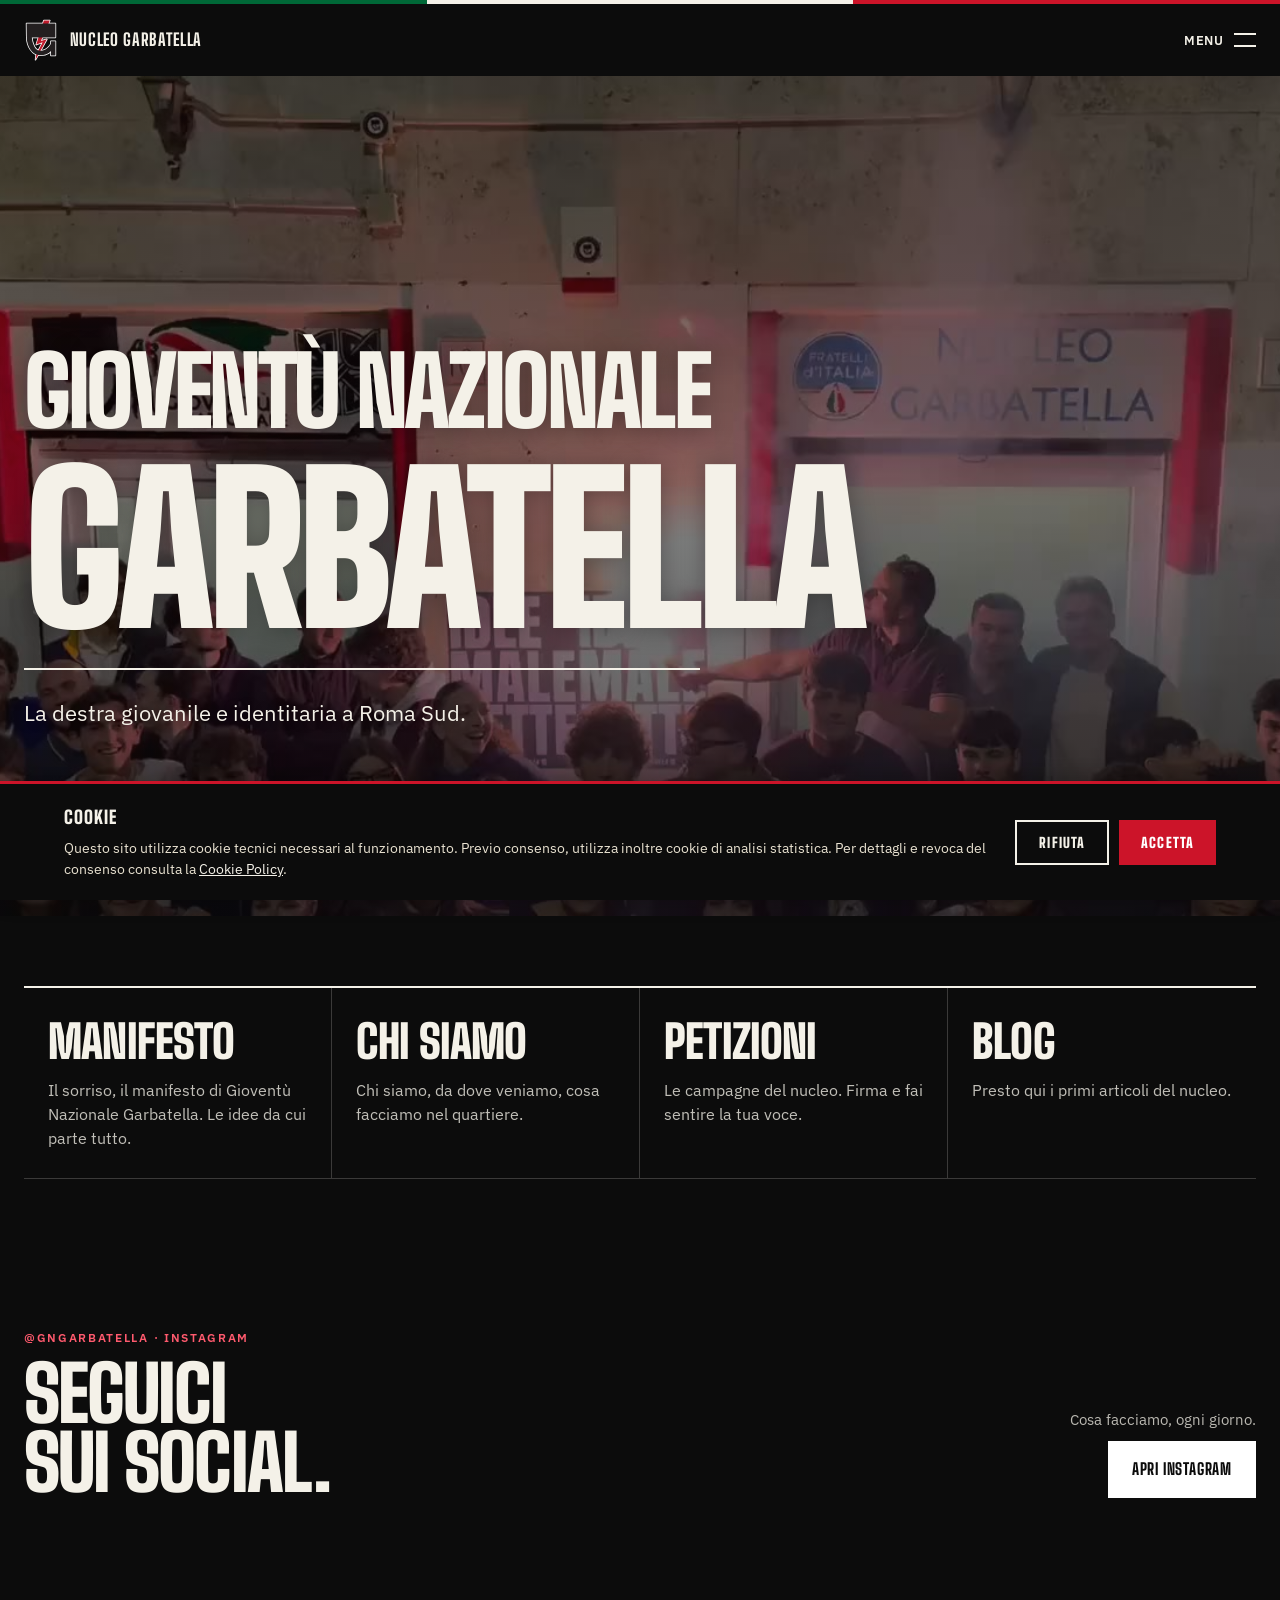
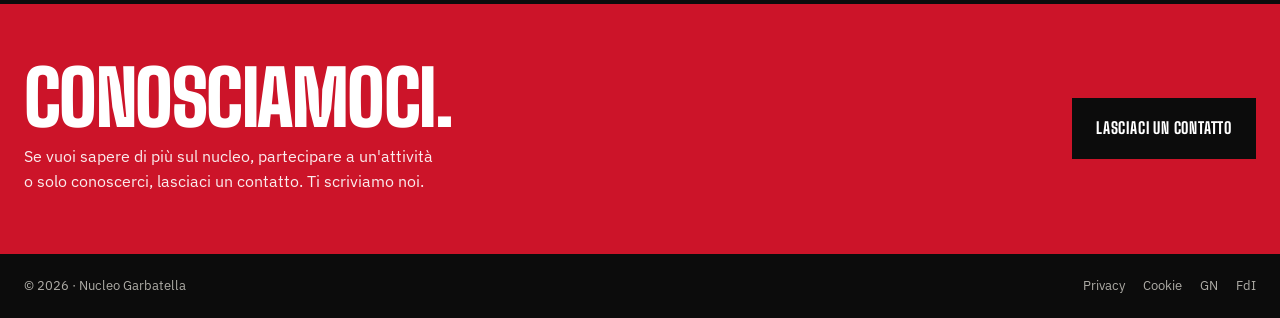
<file: index.html>
<!DOCTYPE html>
<html lang="it">
<head>
<meta charset="UTF-8" />
<meta name="viewport" content="width=device-width, initial-scale=1.0" />
<meta name="color-scheme" content="light only" />
<meta name="supported-color-schemes" content="light only" />
<meta name="theme-color" content="#0c0c0c" />
<title>Nucleo Garbatella · Gioventù Nazionale</title>
<meta name="description" content="Nucleo Garbatella di Gioventù Nazionale. Il movimento giovanile di Fratelli d'Italia nei Municipi VIII, IX e X di Roma." />
<link rel="preload" href="/fonts/bsd-900.woff2" as="font" type="font/woff2" crossorigin />
<link rel="preload" href="/fonts/ips-400.woff2" as="font" type="font/woff2" crossorigin />
<link rel="preload" href="/fonts/bsd-800.woff2" as="font" type="font/woff2" crossorigin />
<link rel="stylesheet" href="/fonts/fonts.css" />
<!-- Favicon e icone -->
<link rel="icon" type="image/x-icon" href="/favicon.ico" />
<link rel="icon" type="image/svg+xml" href="/favicon.svg" />
<link rel="icon" type="image/png" sizes="16x16" href="/favicon-16.png" />
<link rel="icon" type="image/png" sizes="32x32" href="/favicon-32.png" />
<link rel="icon" type="image/png" sizes="48x48" href="/favicon-48.png" />
<link rel="icon" type="image/png" sizes="96x96" href="/favicon-96.png" />
<link rel="apple-touch-icon" sizes="180x180" href="/apple-touch-icon.png" />
<link rel="manifest" href="/site.webmanifest" />
<style>
  :root { color-scheme: light only; }
  html { color-scheme: light; background-color: #f4f1e8; }

  * { margin: 0; padding: 0; box-sizing: border-box; }
  html { scroll-behavior: smooth; }
  body {
    background-color: #f4f1e8 !important;
    color: #0c0c0c;
    font-family: "IBM Plex Sans", system-ui, sans-serif;
    font-size: 16px;
    line-height: 1.55;
    -webkit-font-smoothing: antialiased;
    overflow-x: hidden;
    forced-color-adjust: none;
  }
  body.menu-open { overflow: hidden; }

  .container { max-width: 1280px; margin: 0 auto; padding: 0 24px; }
  @media (max-width: 720px) { .container { padding: 0 20px; } }

  /* TRICOLORE */
  .stripe { height: 4px; display: flex; }
  .stripe span { flex: 1; display: block; }
  .stripe .g { background: #006837; }
  .stripe .w { background: #f4f1e8; }
  .stripe .r { background: #cc1429; }

  /* HEADER */
  header.bar {
    background-color: #0c0c0c;
    color: #f4f1e8;
    position: sticky;
    top: 0;
    z-index: 80;
  }
  .bar-inner {
    display: flex;
    justify-content: space-between;
    align-items: center;
    height: 72px;
    padding: 0 24px;
    max-width: 1280px;
    margin: 0 auto;
  }
  @media (max-width: 720px) { .bar-inner { padding: 0 20px; height: 64px; } }
  .bar-brand {
    display: flex;
    align-items: center;
    gap: 12px;
    text-decoration: none;
    color: #f4f1e8;
    font-family: "Big Shoulders Display", sans-serif;
    font-weight: 800;
    font-size: 17px;
    letter-spacing: 0.04em;
    text-transform: uppercase;
  }
  .bar-logo {
    height: 44px;
    width: auto;
    flex-shrink: 0;
    display: block;
  }
  @media (max-width: 720px) {
    .bar-brand { font-size: 15px; gap: 10px; }
    .bar-logo { height: 36px; }
  }

  .hamburger {
    background: transparent;
    border: none;
    color: #f4f1e8;
    cursor: pointer;
    display: flex;
    align-items: center;
    gap: 10px;
    padding: 10px 0;
    font-family: "IBM Plex Sans", sans-serif;
    font-weight: 600;
    font-size: 13px;
    letter-spacing: 0.06em;
    text-transform: uppercase;
  }
  .hamburger-icon { width: 22px; height: 14px; position: relative; display: inline-block; }
  .hamburger-icon span {
    position: absolute;
    left: 0;
    width: 100%;
    height: 2px;
    background: #f4f1e8;
    transition: transform 0.25s ease, opacity 0.2s ease, top 0.25s ease;
  }
  .hamburger-icon span:nth-child(1) { top: 0; }
  .hamburger-icon span:nth-child(2) { top: calc(100% - 2px); }
  .hamburger[aria-expanded="true"] .hamburger-icon span:nth-child(1) {
    top: 50%; transform: translateY(-50%) rotate(45deg);
  }
  .hamburger[aria-expanded="true"] .hamburger-icon span:nth-child(2) {
    top: 50%; transform: translateY(-50%) rotate(-45deg);
  }
  @media (max-width: 480px) { .hamburger-label { display: none; } }

  /* MENU OVERLAY */
  .menu {
    position: fixed;
    inset: 0;
    background: #0c0c0c;
    color: #f4f1e8;
    z-index: 200;
    display: flex;
    flex-direction: column;
    padding: 24px;
    overflow-y: auto;
    transform: translateY(-100%);
    transition: transform 0.35s ease;
    visibility: hidden;
  }
  .menu[aria-hidden="false"] {
    transform: translateY(0);
    visibility: visible;
  }
  .menu-top {
    display: flex;
    justify-content: space-between;
    align-items: center;
    padding-bottom: 14px;
    border-bottom: 1px solid rgba(244,241,232,0.18);
  }
  .menu-brand {
    color: #f4f1e8;
    text-decoration: none;
    font-family: "Big Shoulders Display", sans-serif;
    font-weight: 800;
    font-size: 16px;
    letter-spacing: 0.04em;
    text-transform: uppercase;
    display: flex; align-items: center; gap: 10px;
  }
  .menu-close {
    background: transparent;
    border: none;
    color: #f4f1e8;
    cursor: pointer;
    font-family: "IBM Plex Sans", sans-serif;
    font-weight: 600;
    font-size: 13px;
    letter-spacing: 0.06em;
    text-transform: uppercase;
    display: flex; align-items: center; gap: 10px;
  }
  .menu-close-icon { width: 18px; height: 18px; position: relative; display: inline-block; }
  .menu-close-icon::before, .menu-close-icon::after {
    content: ""; position: absolute; top: 50%; left: 0;
    width: 100%; height: 2px; background: #f4f1e8;
  }
  .menu-close-icon::before { transform: rotate(45deg); }
  .menu-close-icon::after { transform: rotate(-45deg); }

  .menu-nav {
    flex: 1;
    display: flex;
    flex-direction: column;
    margin: auto 0;
    padding: 24px 0;
  }
  .menu-link {
    display: block;
    text-decoration: none;
    color: #f4f1e8;
    font-family: "Big Shoulders Display", sans-serif;
    font-weight: 900;
    font-size: clamp(44px, 10vw, 96px);
    line-height: 1.1;
    letter-spacing: -0.025em;
    text-transform: uppercase;
    padding: 10px 0;
    border-bottom: 1px solid rgba(244,241,232,0.12);
    flex-shrink: 0;
  }
  .menu-link:last-child { border-bottom: none; }
  .menu-link.active { color: #cc1429; }

  .menu-foot {
    display: flex;
    justify-content: space-between;
    align-items: center;
    padding-top: 18px;
    border-top: 1px solid rgba(244,241,232,0.18);
    gap: 16px;
    flex-wrap: wrap;
  }
  .menu-meta {
    font-size: 13px;
    color: rgba(244,241,232,0.75);
    line-height: 1.5;
  }
  .menu-cta {
    display: inline-flex;
    align-items: center;
    gap: 10px;
    background: #cc1429;
    color: #fff;
    text-decoration: none;
    padding: 14px 22px;
    font-family: "Big Shoulders Display", sans-serif;
    font-weight: 800;
    font-size: 15px;
    letter-spacing: 0.05em;
    text-transform: uppercase;
  }

  /* PAGES */
  .page { display: none; }
  .page.active { display: block; }

  /* ===== HOME HERO ===== */
  /* ===== HOME HERO — video di sfondo con overlay scuro ===== */
  .home-hero {
    position: relative;
    overflow: hidden;
    background-color: #0c0c0c;
    min-height: calc(100vh - 56px - 4px);
    padding: 40px 0 60px;
    display: flex;
    align-items: center;
  }
  @media (max-width: 720px) {
    .home-hero {
      /* Su mobile riduciamo l'altezza per evitare grande vuoto sotto il testo.
         Usiamo dvh (dynamic viewport height) per evitare il bug Safari iOS della barra URL. */
      min-height: 70dvh;
      min-height: 70vh; /* fallback per browser senza dvh */
      padding: 30px 0 44px;
    }
  }

  .hero-video {
    display: block;
    position: absolute;
    top: 0; left: 0; right: 0; bottom: 0;
    width: 100%;
    height: 100%;
    object-fit: cover;
    object-position: center;
    z-index: 0;
    pointer-events: none;
  }

  /* Nasconde i controlli nativi iOS Safari quando autoplay viene bloccato */
  .hero-video::-webkit-media-controls,
  .hero-video::-webkit-media-controls-start-playback-button,
  .hero-video::-webkit-media-controls-panel {
    display: none !important;
    -webkit-appearance: none !important;
  }

  /* Overlay scuro sopra al video per leggibilità del testo */
  .home-hero::after {
    content: "";
    position: absolute;
    inset: 0;
    background: linear-gradient(
      to bottom,
      rgba(12, 12, 12, 0.55) 0%,
      rgba(12, 12, 12, 0.45) 50%,
      rgba(12, 12, 12, 0.7) 100%
    );
    z-index: 1;
    pointer-events: none;
  }

  .hero-inner {
    position: relative;
    z-index: 2;
    width: 100%;
    max-width: 1280px;
    margin: 0 auto;
    padding: 0 24px;
  }
  @media (max-width: 720px) { .hero-inner { padding: 0 20px; } }

  .hero-context {
    font-size: 13px;
    line-height: 1.4;
    color: rgba(244, 241, 232, 0.85);
    margin: 0;
  }

  .hero-main {
    padding-top: 100px;
  }
  @media (max-width: 720px) { .hero-main { padding-top: 24px; } }

  .hero-content-left {
    max-width: 720px;
  }

  .hero-title {
    font-family: "Big Shoulders Display", sans-serif;
    font-weight: 900;
    font-size: clamp(64px, 16vw, 240px);
    line-height: 0.84;
    letter-spacing: -0.035em;
    text-transform: uppercase;
    color: #f4f1e8;
    margin-bottom: 32px;
    text-shadow: 0 2px 24px rgba(0, 0, 0, 0.3);
  }
  .hero-title-eyebrow {
    display: block;
    font-size: clamp(37px, 8vw, 96px);
    font-weight: 900;
    letter-spacing: -0.035em;
    color: #f4f1e8;
    line-height: 1;
    margin-bottom: clamp(12px, 2.2vw, 24px);
  }
  .hero-title-main {
    display: block;
  }

  .hero-tagline {
    font-family: "IBM Plex Sans", sans-serif;
    font-weight: 400;
    font-size: clamp(17px, 2.2vw, 22px);
    line-height: 1.5;
    color: #f4f1e8;
    max-width: 52ch;
    padding-top: 26px;
    border-top: 2px solid #f4f1e8;
    margin: 0;
    text-shadow: 0 1px 12px rgba(0, 0, 0, 0.4);
  }
  .hero-tagline strong { font-weight: 600; }

  /* Riduzione movimento: utenti con prefers-reduced-motion vedono solo poster, niente video */
  @media (prefers-reduced-motion: reduce) {
    .hero-video {
      display: none;
    }
    .home-hero {
      background-image: var(--hero-poster, none);
      background-size: cover;
      background-position: center;
    }
  }

  /* BUTTONS */
  .btn-primary {
    display: inline-flex;
    align-items: center;
    gap: 12px;
    background: #cc1429;
    color: #fff;
    text-decoration: none;
    padding: 16px 22px;
    font-family: "Big Shoulders Display", sans-serif;
    font-weight: 800;
    font-size: 16px;
    letter-spacing: 0.05em;
    text-transform: uppercase;
    border: 2px solid #cc1429;
  }
  .btn-primary:hover, .btn-primary:active { background: #a40f20; border-color: #a40f20; }
  .btn-secondary {
    display: inline-flex;
    align-items: center;
    gap: 10px;
    background: transparent;
    color: #0c0c0c;
    text-decoration: none;
    padding: 14px 20px;
    font-family: "Big Shoulders Display", sans-serif;
    font-weight: 700;
    font-size: 14px;
    letter-spacing: 0.05em;
    text-transform: uppercase;
    border: 2px solid #0c0c0c;
  }
  .btn-secondary:hover { background: #0c0c0c; color: #f4f1e8; }

  /* ===== HOME CARDS ===== */
  .home-cards {
    background-color: #0c0c0c;
    color: #f4f1e8;
    padding: 70px 0;
  }
  @media (max-width: 720px) { .home-cards { padding: 50px 0; } }

  .cards-grid {
    display: grid;
    grid-template-columns: repeat(4, 1fr);
    border-top: 2px solid #f4f1e8;
  }
  @media (max-width: 960px) { .cards-grid { grid-template-columns: repeat(2, 1fr); } }
  @media (max-width: 720px) { .cards-grid { grid-template-columns: 1fr; } }

  .card {
    display: block;
    text-decoration: none;
    color: #f4f1e8;
    padding: 32px 24px 28px;
    border-bottom: 1px solid rgba(244,241,232,0.2);
    border-right: 1px solid rgba(244,241,232,0.2);
  }
  .card:last-child { border-right: none; }
  @media (max-width: 960px) and (min-width: 721px) {
    .card:nth-child(2n) { border-right: none; }
    .card:nth-last-child(-n+2) { border-bottom: none; }
  }
  @media (max-width: 720px) {
    .card { padding: 28px 0; border-right: none; }
    .card:last-child { border-bottom: none; }
  }
  .card:hover { background: rgba(204,20,41,0.12); }

  .card-title {
    font-family: "Big Shoulders Display", sans-serif;
    font-weight: 900;
    font-size: clamp(32px, 4.2vw, 46px);
    line-height: 0.95;
    text-transform: uppercase;
    letter-spacing: -0.018em;
    color: #f4f1e8;
    margin-bottom: 14px;
    display: flex;
    align-items: center;
    justify-content: space-between;
    gap: 12px;
  }
  .card-title .arrow {
    font-size: 0.6em;
    color: #cc1429;
    flex-shrink: 0;
  }
  .card-desc {
    font-size: 15.5px;
    line-height: 1.55;
    color: rgba(244,241,232,0.78);
  }

  /* ===== ISCRIVITI CTA ===== */
  .iscriviti-cta { background-color: #cc1429; color: #fff; padding: 60px 0; }
  @media (max-width: 720px) { .iscriviti-cta { padding: 46px 0; } }
  .iscriviti-cta .container {
    display: grid;
    grid-template-columns: 1.4fr 1fr;
    gap: 36px;
    align-items: center;
  }
  @media (max-width: 720px) {
    .iscriviti-cta .container { grid-template-columns: 1fr; gap: 24px; }
  }
  .iscriviti-cta h3 {
    font-family: "Big Shoulders Display", sans-serif;
    font-weight: 900;
    font-size: clamp(40px, 6.5vw, 76px);
    line-height: 0.9;
    text-transform: uppercase;
    letter-spacing: -0.02em;
    color: #fff;
    margin-bottom: 12px;
  }
  .iscriviti-cta p { font-size: 16px; line-height: 1.55; color: rgba(255,255,255,0.92); max-width: 42ch; }
  .iscriviti-cta .btn-primary {
    background: #0c0c0c;
    border-color: #0c0c0c;
    color: #fff;
    justify-self: end;
  }
  .iscriviti-cta .btn-primary:hover { background: #fff; color: #0c0c0c; border-color: #fff; }
  @media (max-width: 720px) { .iscriviti-cta .btn-primary { justify-self: start; } }

  /* ===== INNER PAGE HERO ===== */
  .page-hero {
    background-color: #f4f1e8;
    border-bottom: 2px solid #0c0c0c;
    padding: 70px 0 50px;
  }
  @media (max-width: 720px) { .page-hero { padding: 44px 0 36px; } }
  .page-hero h1 {
    font-family: "Big Shoulders Display", sans-serif;
    font-weight: 900;
    font-size: clamp(56px, 11vw, 160px);
    line-height: 0.85;
    letter-spacing: -0.03em;
    text-transform: uppercase;
    color: #0c0c0c;
    margin-bottom: 24px;
  }
  .page-hero p.lead {
    font-family: "Big Shoulders Display", sans-serif;
    font-weight: 700;
    font-size: clamp(20px, 2.6vw, 28px);
    line-height: 1.15;
    text-transform: uppercase;
    color: #0c0c0c;
    max-width: 32ch;
    padding-top: 20px;
    border-top: 2px solid #0c0c0c;
  }
  .page-hero p.lead span { color: #cc1429; }

  /* MANIFESTO */
  .manifesto-section { padding: 60px 0; background-color: #f4f1e8; }
  @media (max-width: 720px) { .manifesto-section { padding: 44px 0; } }
  .manifesto-intro {
    font-size: 18px;
    line-height: 1.55;
    max-width: 62ch;
    margin-bottom: 48px;
    color: #2a2a2a;
  }
  .manifesto-intro strong { color: #0c0c0c; font-weight: 600; }

  .points-list { border-top: 2px solid #0c0c0c; }
  .point-row {
    display: grid;
    grid-template-columns: 80px 1fr;
    gap: 24px;
    padding: 30px 0;
    border-bottom: 1px solid rgba(12,12,12,0.15);
    align-items: start;
  }
  @media (max-width: 720px) {
    .point-row { grid-template-columns: 1fr; gap: 10px; padding: 26px 0; }
  }
  .point-row .num {
    font-family: "Big Shoulders Display", sans-serif;
    font-weight: 900;
    font-size: 44px;
    line-height: 1;
    color: #cc1429;
    letter-spacing: -0.02em;
  }
  @media (max-width: 720px) { .point-row .num { font-size: 26px; } }
  .point-row h3 {
    font-family: "Big Shoulders Display", sans-serif;
    font-weight: 900;
    font-size: clamp(26px, 3.6vw, 38px);
    line-height: 0.95;
    text-transform: uppercase;
    letter-spacing: -0.015em;
    margin-bottom: 10px;
    color: #0c0c0c;
  }
  .point-row p { font-size: 16px; line-height: 1.6; color: #2a2a2a; max-width: 60ch; }

  /* CHI SIAMO */
  .chi-section { padding: 0 0 60px; background-color: #0c0c0c; color: #f4f1e8; }
  @media (max-width: 720px) { .chi-section { padding-bottom: 44px; } }
  .chi-section .page-hero {
    background-color: #0c0c0c;
    border-bottom: none;
    padding-bottom: 30px;
  }
  .chi-section .page-hero h1 { color: #f4f1e8; }
  .chi-section .page-hero p.lead { color: #f4f1e8; border-top-color: #f4f1e8; }

  .chi-grid {
    display: grid;
    grid-template-columns: 1.4fr 1fr;
    gap: 44px;
    border-top: 2px solid #f4f1e8;
    padding-top: 44px;
  }
  @media (max-width: 880px) { .chi-grid { grid-template-columns: 1fr; gap: 30px; } }
  .chi-body p { font-size: 16.5px; line-height: 1.6; margin-bottom: 16px; color: rgba(244,241,232,0.9); }
  .chi-body p:first-child {
    font-family: "Big Shoulders Display", sans-serif;
    font-weight: 700;
    font-size: clamp(24px, 3vw, 32px);
    line-height: 1.1;
    text-transform: uppercase;
    color: #f4f1e8;
    margin-bottom: 22px;
  }
  .chi-body strong { color: #fff; }

  .chi-facts { border: 2px solid rgba(244,241,232,0.25); }
  .fact {
    display: grid;
    grid-template-columns: 1fr auto;
    align-items: baseline;
    padding: 16px 18px;
    border-bottom: 1px solid rgba(244,241,232,0.12);

    gap: 12px;
  }
  .fact:last-child { border-bottom: none; }
  .fact-label {
    font-size: 13px;
    font-weight: 500;
    color: rgba(244,241,232,0.7);
  }
  .fact-value {
    font-family: "Big Shoulders Display", sans-serif;
    font-weight: 800;
    font-size: 24px;
    letter-spacing: -0.01em;
    color: #f4f1e8;
    text-transform: uppercase;
  }
  .fact-value.red { color: #ff5a6e; }

  /* BLOG */
  .blog-section { padding: 50px 0 60px; background-color: #f4f1e8; }
  @media (max-width: 720px) { .blog-section { padding: 36px 0 44px; } }

  .blog-filters {
    display: flex;
    border-top: 2px solid #0c0c0c;
    border-bottom: 1px solid rgba(12,12,12,0.15);
    overflow-x: auto;
  }
  .blog-filter {
    padding: 13px 18px;
    font-family: "IBM Plex Sans", sans-serif;
    font-weight: 600;
    font-size: 13px;
    letter-spacing: 0.04em;
    color: #2a2a2a;
    text-decoration: none;
    border-right: 1px solid rgba(12,12,12,0.15);
    white-space: nowrap;
    cursor: pointer;
  }
  .blog-filter:last-child { border-right: none; }
  .blog-filter.active { background: #0c0c0c; color: #f4f1e8; }

  .blog-list { border-bottom: 2px solid #0c0c0c; }
  .blog-article {
    display: grid;
    grid-template-columns: 140px 1fr auto;
    gap: 28px;
    padding: 28px 0;
    border-bottom: 1px solid rgba(12,12,12,0.15);
    align-items: start;
    text-decoration: none;
    color: inherit;
  }
  .blog-article:hover { background: rgba(204,20,41,0.06); }
  .blog-article:last-child { border-bottom: none; }
  @media (max-width: 720px) {
    .blog-article { grid-template-columns: 1fr; gap: 10px; padding: 24px 0; }
  }
  .blog-cat {
    font-size: 13px;
    font-weight: 600;
    color: #cc1429;
  }
  .blog-title {
    font-family: "Big Shoulders Display", sans-serif;
    font-weight: 800;
    font-size: clamp(22px, 2.8vw, 30px);
    line-height: 1.05;
    text-transform: uppercase;
    letter-spacing: -0.012em;
    color: #0c0c0c;
    margin-bottom: 8px;
  }
  .blog-desc { font-size: 15px; line-height: 1.55; color: #2a2a2a; max-width: 60ch; }
  .blog-arrow {
    font-family: "Big Shoulders Display", sans-serif;
    font-weight: 800;
    font-size: 22px;
    color: #cc1429;
    align-self: center;
  }
  @media (max-width: 720px) { .blog-arrow { display: none; } }

  /* ===== MANIFESTO "IL SORRISO" — LAYOUT TIPOGRAFICO ===== */
  .manifesto-document {
    max-width: 760px;
    margin: 0 auto 0 0;
    padding: 20px 0 40px;
  }

  .manifesto-epigraph {
    display: grid;
    gap: 24px;
    padding: 30px 0 26px;
    border-top: 2px solid #0c0c0c;
    border-bottom: 1px solid rgba(12,12,12,0.15);
  }
  .manifesto-epigraph.open {
    grid-template-columns: 70px 1fr;
    margin-bottom: 44px;
  }
  .manifesto-epigraph.close {
    grid-template-columns: 1fr 70px;
    margin-top: 52px;
    border-top: 1px solid rgba(12,12,12,0.15);
    border-bottom: 2px solid #0c0c0c;
  }
  .manifesto-epigraph .epigraph-mark {
    font-family: Georgia, "Times New Roman", serif;
    font-weight: 400;
    font-size: 120px;
    line-height: 0.7;
    color: #cc1429;
    user-select: none;
    display: block;
  }
  .manifesto-epigraph.open .epigraph-mark {
    align-self: start;
    padding-top: 12px;
  }
  .manifesto-epigraph.close .epigraph-mark {
    align-self: end;
    text-align: right;
    padding-bottom: 0;
    transform: translateY(15px);
  }
  .manifesto-epigraph p {
    font-family: "IBM Plex Sans", sans-serif;
    font-style: italic;
    font-weight: 400;
    font-size: 19px;
    line-height: 1.55;
    color: #0c0c0c;
    margin: 0;
    align-self: center;
  }

  .manifesto-body p {
    font-family: "IBM Plex Sans", sans-serif;
    font-weight: 400;
    font-size: 16.5px;
    line-height: 1.75;
    color: #0c0c0c;
    margin-bottom: 22px;
    text-align: left;
  }
  .manifesto-body p:last-child { margin-bottom: 0; }
  .manifesto-body p strong { font-weight: 600; }

  @media (max-width: 640px) {
    .manifesto-epigraph.open,
    .manifesto-epigraph.close {
      grid-template-columns: 1fr;
      gap: 10px;
    }
    .manifesto-epigraph .epigraph-mark {
      font-size: 80px;
      line-height: 0.6;
      padding: 0 !important;
      transform: none !important;
    }
    .manifesto-epigraph.close .epigraph-mark {
      text-align: right;
      margin-top: 8px;
    }
    .manifesto-epigraph p {
      font-size: 17px;
    }
    .manifesto-body p {
      font-size: 16px;
      line-height: 1.7;
    }
  }

  /* ===== SCAFFOLD SECTIONS (per popolare con contenuto reale) ===== */

  .scaffold-section { padding: 56px 0; background-color: #f4f1e8; border-top: 1px solid rgba(12,12,12,0.12); }
  @media (max-width: 720px) { .scaffold-section { padding: 40px 0; } }
  .scaffold-section.dark {
    background-color: #0c0c0c;
    color: #f4f1e8;
    border-top: none;
  }

  .scaffold-head {
    margin-bottom: 32px;
  }
  .scaffold-title {
    font-family: "Big Shoulders Display", sans-serif;
    font-weight: 900;
    font-size: clamp(32px, 4.5vw, 52px);
    line-height: 0.95;
    text-transform: uppercase;
    letter-spacing: -0.018em;
    color: #0c0c0c;
    margin-bottom: 14px;
  }
  .scaffold-section.dark .scaffold-title { color: #f4f1e8; }
  .scaffold-intro {
    font-size: 16.5px;
    line-height: 1.6;
    color: #2a2a2a;
    max-width: 62ch;
  }
  .scaffold-section.dark .scaffold-intro { color: rgba(244,241,232,0.85); }
  .scaffold-placeholder {
    color: #888;
    font-style: italic;
  }
  .scaffold-section.dark .scaffold-placeholder { color: rgba(244,241,232,0.55); }

  /* Coordinamento / people grid */
  .people-grid {
    display: grid;
    grid-template-columns: repeat(4, 1fr);
    gap: 0;
    border-top: 2px solid #0c0c0c;
    margin-top: 24px;
  }
  @media (max-width: 880px) { .people-grid { grid-template-columns: repeat(2, 1fr); } }
  @media (max-width: 480px) { .people-grid { grid-template-columns: 1fr; } }
  .person-card {
    padding: 24px 20px 24px 0;
    border-bottom: 1px solid rgba(12,12,12,0.15);
    border-right: 1px solid rgba(12,12,12,0.15);
  }
  .person-card:nth-child(2n) { padding-left: 20px; padding-right: 0; }
  @media (max-width: 880px) {
    .person-card { padding: 20px 16px 20px 0 !important; }
    .person-card:nth-child(2n) { padding-left: 16px !important; padding-right: 0 !important; border-right: none; }
  }
  @media (max-width: 480px) {
    .person-card { padding: 18px 0 !important; border-right: none; }
  }
  .person-avatar {
    width: 56px;
    height: 56px;
    background: rgba(12,12,12,0.08);
    border-radius: 50%;
    margin-bottom: 14px;
    display: flex;
    align-items: center;
    justify-content: center;
    font-family: "Big Shoulders Display", sans-serif;
    font-weight: 800;
    font-size: 22px;
    color: #888;
  }
  .person-name {
    font-family: "Big Shoulders Display", sans-serif;
    font-weight: 800;
    font-size: 20px;
    text-transform: uppercase;
    letter-spacing: -0.005em;
    color: #0c0c0c;
    margin-bottom: 4px;
  }
  .person-role {
    font-size: 13px;
    color: #cc1429;
    font-weight: 500;
  }
  .person-bio {
    font-size: 14px;
    line-height: 1.5;
    color: #2a2a2a;
    margin-top: 8px;
  }

  /* Contact grid */
  .contact-grid {
    display: grid;
    grid-template-columns: repeat(3, 1fr);
    gap: 24px;
    margin-top: 24px;
    border-top: 2px solid #f4f1e8;
    padding-top: 24px;
  }
  @media (max-width: 720px) { .contact-grid { grid-template-columns: 1fr; gap: 20px; } }
  .contact-block h4 {
    font-family: "Big Shoulders Display", sans-serif;
    font-weight: 800;
    font-size: 16px;
    text-transform: uppercase;
    letter-spacing: 0.04em;
    color: #ff5a6e;
    margin-bottom: 10px;
  }
  .contact-block p {
    font-size: 15.5px;
    line-height: 1.55;
    color: rgba(244,241,232,0.9);
  }
  .contact-block a {
    color: #f4f1e8;
    text-decoration: underline;
    text-decoration-thickness: 1px;
    text-underline-offset: 3px;
  }

  /* Manifesto meta */
  .manifesto-meta-grid {
    display: grid;
    grid-template-columns: repeat(3, 1fr);
    border-top: 2px solid #0c0c0c;
    border-bottom: 2px solid #0c0c0c;
    margin-top: 24px;
  }
  @media (max-width: 720px) { .manifesto-meta-grid { grid-template-columns: 1fr; } }
  .manifesto-meta-cell {
    padding: 18px 20px;
    border-right: 1px solid rgba(12,12,12,0.15);
  }
  .manifesto-meta-cell:last-child { border-right: none; }
  @media (max-width: 720px) {
    .manifesto-meta-cell { padding: 14px 0; border-right: none; border-bottom: 1px solid rgba(12,12,12,0.15); }
    .manifesto-meta-cell:last-child { border-bottom: none; }
  }
  .manifesto-meta-cell h4 {
    font-size: 12px;
    font-weight: 600;
    letter-spacing: 0.08em;
    text-transform: uppercase;
    color: #cc1429;
    margin-bottom: 6px;
  }
  .manifesto-meta-cell p {
    font-family: "Big Shoulders Display", sans-serif;
    font-weight: 800;
    font-size: 20px;
    color: #0c0c0c;
    text-transform: uppercase;
    letter-spacing: -0.005em;
  }
  .manifesto-meta-note {
    font-size: 14.5px;
    line-height: 1.6;
    color: #2a2a2a;
    margin-top: 24px;
    max-width: 70ch;
  }

  /* Blog featured */
  .blog-featured-section {
    padding: 36px 0 28px;
    background-color: #f4f1e8;
    border-bottom: 2px solid #0c0c0c;
  }
  .featured-label {
    display: inline-block;
    padding: 4px 10px;
    background: #cc1429;
    color: #fff;
    font-size: 11px;
    font-weight: 700;
    letter-spacing: 0.12em;
    text-transform: uppercase;
    margin-bottom: 18px;
  }
  .featured-article {
    display: grid;
    grid-template-columns: 1.5fr 1fr;
    gap: 36px;
    text-decoration: none;
    color: inherit;
    align-items: start;
    padding: 24px 0;
    border-top: 2px solid #0c0c0c;
  }
  @media (max-width: 720px) { .featured-article { grid-template-columns: 1fr; gap: 16px; } }
  .featured-meta {
    display: flex;
    gap: 16px;
    margin-bottom: 12px;
    font-size: 13px;
    font-weight: 600;
  }
  .featured-meta .blog-cat { color: #cc1429; }
  .featured-meta .blog-status { color: #2a2a2a; }
  .featured-title {
    font-family: "Big Shoulders Display", sans-serif;
    font-weight: 900;
    font-size: clamp(32px, 4.5vw, 52px);
    line-height: 0.95;
    text-transform: uppercase;
    letter-spacing: -0.018em;
    color: #0c0c0c;
    margin-bottom: 14px;
  }
  .featured-desc {
    font-size: 16px;
    line-height: 1.6;
    color: #2a2a2a;
    margin-bottom: 16px;
  }
  .featured-go {
    font-family: "Big Shoulders Display", sans-serif;
    font-weight: 700;
    font-size: 14px;
    text-transform: uppercase;
    letter-spacing: 0.08em;
    color: #cc1429;
  }

  /* Pubblica con noi */
  .submit-block {
    border: 2px dashed rgba(12,12,12,0.25);
    padding: 28px 24px;
    margin-top: 28px;
  }
  .submit-block h4 {
    font-family: "Big Shoulders Display", sans-serif;
    font-weight: 800;
    font-size: 24px;
    text-transform: uppercase;
    letter-spacing: -0.005em;
    margin-bottom: 10px;
    color: #0c0c0c;
  }
  .submit-block p {
    font-size: 15px;
    line-height: 1.6;
    color: #2a2a2a;
    margin-bottom: 8px;
  }
  .submit-block a { color: #cc1429; font-weight: 600; }

  /* ===== TESSERAMENTO FORM ===== */
  .form-section-page { padding: 50px 0 60px; background-color: #f4f1e8; }
  @media (max-width: 720px) { .form-section-page { padding: 36px 0 44px; } }
  .form-wrap {
    max-width: 760px;
    margin: 0;
  }
  .form-block {
    margin-bottom: 36px;
    padding-bottom: 36px;
    border-bottom: 1px solid rgba(12,12,12,0.15);
  }
  .form-block:last-of-type { border-bottom: none; padding-bottom: 0; }
  .form-block-head {
    font-family: "Big Shoulders Display", sans-serif;
    font-weight: 900;
    font-size: 26px;
    text-transform: uppercase;
    letter-spacing: -0.01em;
    color: #0c0c0c;
    margin-bottom: 6px;
  }
  .form-block-desc {
    font-size: 14.5px;
    color: #2a2a2a;
    margin-bottom: 22px;
    line-height: 1.5;
  }
  .form-row {
    display: grid;
    grid-template-columns: 1fr 1fr;
    gap: 16px;
    margin-bottom: 16px;
  }
  .form-row:last-child { margin-bottom: 0; }
  @media (max-width: 600px) { .form-row { grid-template-columns: 1fr; gap: 14px; } }
  .form-field { display: flex; flex-direction: column; gap: 6px; }
  .form-field.full { grid-column: 1 / -1; }
  .form-label {
    font-size: 13px;
    font-weight: 500;
    color: #0c0c0c;
  }
  .form-label .req { color: #cc1429; margin-left: 3px; }
  .form-input,
  .form-select,
  .form-textarea {
    background: #fff;
    border: 1.5px solid rgba(12,12,12,0.25);
    padding: 12px 14px;
    font-family: "IBM Plex Sans", sans-serif;
    font-size: 15px;
    color: #0c0c0c;
    border-radius: 0;
    transition: border-color 0.15s ease;
    width: 100%;
    height: 46px;
    line-height: 1.4;
  }
  .form-textarea { height: auto; min-height: 96px; resize: vertical; }
  .form-input:focus,
  .form-select:focus,
  .form-textarea:focus {
    outline: none;
    border-color: #cc1429;
  }

  /* Select stile custom */
  .form-select {
    appearance: none;
    -webkit-appearance: none;
    -moz-appearance: none;
    padding-right: 42px;
    cursor: pointer;
    background-image: url("data:image/svg+xml;charset=utf-8,%3Csvg xmlns='http://www.w3.org/2000/svg' viewBox='0 0 14 9'%3E%3Cpath d='M1 1l6 6 6-6' fill='none' stroke='%230c0c0c' stroke-width='2'/%3E%3C/svg%3E");
    background-repeat: no-repeat;
    background-position: right 16px center;
    background-size: 12px 8px;
  }

  /* Date come 3 select (Giorno/Mese/Anno) in stile sito */
  .date-selects {
    display: grid;
    grid-template-columns: 1fr 1.5fr 1fr;
    gap: 8px;
  }
  @media (max-width: 380px) {
    .date-selects { grid-template-columns: 1fr; gap: 6px; }
  }

  .form-input:invalid:not(:placeholder-shown),
  .form-select:invalid {
    border-color: rgba(204,20,41,0.4);
  }
  .form-help {
    font-size: 12px;
    color: #6a6a6a;
    margin-top: 4px;
  }

  /* === Articolazione block === */
  .form-articolazione-intro {
    background: #fff;
    border-left: 3px solid #cc1429;
    padding: 14px 18px;
    margin-bottom: 16px;
    font-size: 15px;
    line-height: 1.55;
    color: #0c0c0c;
  }
  .form-articolazione-intro strong { font-weight: 600; }
  .form-articolazione-intro .obbligatorio {
    display: inline-block;
    background: #0c0c0c;
    color: #f4f1e8;
    font-size: 10.5px;
    font-weight: 600;
    letter-spacing: 0.08em;
    text-transform: uppercase;
    padding: 2px 7px;
    margin-left: 6px;
    vertical-align: middle;
  }

  .form-articolazione-options {
    display: flex;
    flex-direction: column;
    gap: 0;
    border-top: 1px solid rgba(12,12,12,0.15);
  }
  .form-articolazione-option {
    border-bottom: 1px solid rgba(12,12,12,0.15);
  }
  .form-articolazione-option .opt-toggle {
    display: flex;
    align-items: flex-start;
    gap: 12px;
    padding: 14px 0;
    cursor: pointer;
    font-size: 15px;
    line-height: 1.5;
    color: #0c0c0c;
  }
  .form-articolazione-option .opt-toggle input[type="checkbox"] {
    width: 18px; height: 18px;
    margin-top: 3px;
    accent-color: #cc1429;
    flex-shrink: 0;
    cursor: pointer;
  }
  .form-articolazione-option .opt-toggle strong { font-weight: 600; }
  .form-articolazione-option .opt-toggle .opt-note {
    display: block;
    font-size: 13px;
    color: #6a6a6a;
    margin-top: 2px;
  }

  /* Conditional fields */
  .form-conditional {
    display: none;
    background: rgba(12,12,12,0.04);
    padding: 16px 18px;
    margin-bottom: 14px;
    border-left: 2px solid #cc1429;
  }
  .form-conditional.show { display: block; }
  .form-conditional .form-row { margin-bottom: 0; }

  /* Pulsante calcola CF */
  .cf-input-wrap {
    display: flex;
    gap: 8px;
    align-items: stretch;
  }
  .cf-input-wrap .form-input { flex: 1; min-width: 0; }
  .cf-calc-btn {
    background: #0c0c0c;
    color: #f4f1e8;
    border: 1.5px solid #0c0c0c;
    padding: 0 16px;
    font-family: "Big Shoulders Display", sans-serif;
    font-weight: 700;
    font-size: 13px;
    letter-spacing: 0.06em;
    text-transform: uppercase;
    cursor: pointer;
    white-space: nowrap;
    transition: background 0.15s ease;
    height: 46px;
    flex-shrink: 0;
  }
  .cf-calc-btn:hover { background: #cc1429; border-color: #cc1429; }
  .cf-calc-btn:disabled { opacity: 0.5; cursor: not-allowed; }
  @media (max-width: 480px) {
    .cf-input-wrap { flex-direction: column; }
    .cf-calc-btn { width: 100%; height: 44px; }
  }
  .cf-feedback {
    margin-top: 6px;
    font-size: 12.5px;
    line-height: 1.4;
  }
  .cf-feedback.error { color: #cc1429; }
  .cf-feedback.success { color: #006837; }

  .form-radio-group {
    display: flex;
    gap: 22px;
    flex-wrap: wrap;
    padding-top: 4px;
  }
  .form-radio-item {
    display: inline-flex;
    align-items: center;
    gap: 8px;
    cursor: pointer;
    font-size: 14.5px;
    color: #0c0c0c;
  }
  .form-radio-item input[type="radio"] {
    width: 18px; height: 18px;
    accent-color: #cc1429;
    flex-shrink: 0;
  }

  .form-consents { display: flex; flex-direction: column; gap: 14px; }
  .form-checkbox {
    display: flex;
    align-items: flex-start;
    gap: 12px;
    cursor: pointer;
    font-size: 14px;
    line-height: 1.5;
    color: #2a2a2a;
  }
  .form-checkbox input[type="checkbox"] {
    width: 18px; height: 18px;
    margin-top: 2px;
    accent-color: #cc1429;
    flex-shrink: 0;
    cursor: pointer;
  }
  .form-checkbox.required-c { color: #0c0c0c; }

  .form-submit-row {
    display: flex;
    align-items: center;
    gap: 16px;
    flex-wrap: wrap;
    margin-top: 28px;
  }
  .form-submit {
    display: inline-flex;
    align-items: center;
    gap: 14px;
    background: #cc1429;
    color: #fff;
    border: 2px solid #cc1429;
    padding: 17px 26px;
    font-family: "Big Shoulders Display", sans-serif;
    font-weight: 800;
    font-size: 17px;
    letter-spacing: 0.05em;
    text-transform: uppercase;
    cursor: pointer;
    transition: background 0.15s ease;
  }
  .form-submit:hover:not(:disabled) { background: #a40f20; border-color: #a40f20; }
  .form-submit:disabled { opacity: 0.5; cursor: not-allowed; }
  .form-submit-note {
    font-size: 12.5px;
    color: #6a6a6a;
    max-width: 32ch;
  }

  /* Form result states */
  .form-result {
    display: none;
    padding: 36px 30px;
    background: #0c0c0c;
    color: #f4f1e8;
    text-align: center;
    border: 2px solid #0c0c0c;
  }
  .form-result.show { display: block; }
  .form-result h3 {
    font-family: "Big Shoulders Display", sans-serif;
    font-weight: 900;
    font-size: clamp(28px, 4vw, 40px);
    line-height: 1;
    text-transform: uppercase;
    letter-spacing: -0.015em;
    margin-bottom: 14px;
  }
  .form-result p {
    font-size: 15.5px;
    line-height: 1.6;
    color: rgba(244,241,232,0.85);
    max-width: 50ch;
    margin: 0 auto;
  }
  .form-result .red { color: #ff5a6e; }
  .form-result.error h3 { color: #ff5a6e; }

  /* Info side block */
  .iscriviti-grid {
    display: grid;
    grid-template-columns: 1.5fr 1fr;
    gap: 48px;
    align-items: start;
  }
  @media (max-width: 880px) { .iscriviti-grid { grid-template-columns: 1fr; gap: 32px; } }
  .iscriviti-info {
    background: #0c0c0c;
    color: #f4f1e8;
    padding: 28px 26px;
    position: sticky;
    top: 76px;
  }
  @media (max-width: 880px) { .iscriviti-info { position: static; } }
  .iscriviti-info h3 {
    font-family: "Big Shoulders Display", sans-serif;
    font-weight: 800;
    font-size: 22px;
    text-transform: uppercase;
    letter-spacing: -0.005em;
    margin-bottom: 14px;
    color: #f4f1e8;
  }
  .iscriviti-info ol {
    list-style: none;
    counter-reset: step;
    padding: 0;
    margin: 0 0 22px 0;
  }
  .iscriviti-info ol li {
    counter-increment: step;
    padding-left: 32px;
    position: relative;
    margin-bottom: 12px;
    font-size: 14.5px;
    line-height: 1.55;
    color: rgba(244,241,232,0.85);
  }
  .iscriviti-info ol li::before {
    content: counter(step, decimal-leading-zero);
    position: absolute;
    left: 0;
    top: 0;
    font-family: "Big Shoulders Display", sans-serif;
    font-weight: 800;
    font-size: 15px;
    color: #ff5a6e;
    letter-spacing: 0.05em;
  }
  .iscriviti-info .info-divider {
    height: 1px;
    background: rgba(244,241,232,0.18);
    margin: 18px 0;
  }
  .iscriviti-info .info-fact {
    font-size: 13px;
    color: rgba(244,241,232,0.7);
    line-height: 1.5;
  }
  .iscriviti-info .info-fact strong {
    display: block;
    color: #f4f1e8;
    font-family: "Big Shoulders Display", sans-serif;
    font-weight: 800;
    font-size: 18px;
    text-transform: uppercase;
    letter-spacing: -0.005em;
    margin-bottom: 2px;
  }

  /* ===== LEGAL PAGES (Privacy, Cookie) ===== */
  .legal-section {
    padding: 50px 0 80px;
    background-color: #f4f1e8;
  }
  @media (max-width: 720px) { .legal-section { padding: 36px 0 60px; } }
  .legal-content {
    max-width: 720px;
  }
  .legal-meta {
    font-size: 13px;
    color: #6a6a6a;
    padding: 12px 16px;
    background: rgba(12,12,12,0.04);
    margin-bottom: 36px;
    border-left: 3px solid #cc1429;
  }
  .legal-content h2 {
    font-family: "Big Shoulders Display", sans-serif;
    font-weight: 800;
    font-size: 22px;
    text-transform: uppercase;
    letter-spacing: -0.005em;
    margin: 36px 0 12px;
    color: #0c0c0c;
  }
  .legal-content h2:first-of-type { margin-top: 0; }
  .legal-content h3 {
    font-size: 15.5px;
    font-weight: 600;
    margin: 22px 0 8px;
    color: #0c0c0c;
  }
  .legal-content p {
    font-size: 15px;
    line-height: 1.65;
    color: #2a2a2a;
    margin-bottom: 14px;
  }
  .legal-content ul, .legal-content ol {
    padding-left: 22px;
    margin-bottom: 16px;
  }
  .legal-content li {
    font-size: 15px;
    line-height: 1.6;
    color: #2a2a2a;
    margin-bottom: 6px;
  }
  .legal-content a {
    color: #cc1429;
    text-decoration: underline;
    text-underline-offset: 2px;
  }
  .legal-content strong { color: #0c0c0c; font-weight: 600; }

  /* ===== INSTAGRAM PREVIEW (Home) ===== */
  .insta-section {
    background: #0c0c0c;
    color: #f4f1e8;
    padding: 80px 0 70px;
  }
  @media (max-width: 720px) { .insta-section { padding: 56px 0 50px; } }
  .insta-head {
    display: grid;
    grid-template-columns: 1.4fr 1fr;
    gap: 36px;
    align-items: end;
    margin-bottom: 36px;
  }
  @media (max-width: 720px) {
    .insta-head { grid-template-columns: 1fr; gap: 14px; align-items: start; margin-bottom: 24px; }
  }
  .insta-eyebrow {
    font-size: 12px;
    font-weight: 600;
    letter-spacing: 0.14em;
    text-transform: uppercase;
    color: #ff5a6e;
    margin-bottom: 12px;
  }
  .insta-title {
    font-family: "Big Shoulders Display", sans-serif;
    font-weight: 900;
    font-size: clamp(40px, 6vw, 80px);
    line-height: 0.9;
    letter-spacing: -0.025em;
    text-transform: uppercase;
    color: #f4f1e8;
  }
  .insta-cta-block {
    text-align: right;
  }
  @media (max-width: 720px) { .insta-cta-block { text-align: left; } }
  .insta-handle {
    font-size: 15px;
    color: rgba(244,241,232,0.75);
    margin-bottom: 10px;
  }
  .insta-cta {
    display: inline-flex;
    align-items: center;
    gap: 12px;
    background: #fff;
    color: #0c0c0c;
    border: 2px solid #fff;
    padding: 14px 22px;
    font-family: "Big Shoulders Display", sans-serif;
    font-weight: 800;
    font-size: 16px;
    text-transform: uppercase;
    letter-spacing: 0.05em;
    text-decoration: none;
    transition: background 0.15s ease;
  }
  .insta-cta:hover { background: #cc1429; border-color: #cc1429; color: #fff; }

  /* Griglia 3x3 placeholder feed */
  .insta-grid {
    display: grid;
    grid-template-columns: repeat(3, 1fr);
    gap: 4px;
    aspect-ratio: 3 / 1;
  }
  @media (max-width: 720px) { .insta-grid { gap: 2px; } }
  .insta-tile {
    aspect-ratio: 1 / 1;
    background: rgba(244,241,232,0.06);
    position: relative;
    overflow: hidden;
    display: flex;
    align-items: center;
    justify-content: center;
    text-decoration: none;
  }
  .insta-tile::after {
    content: "";
    position: absolute;
    inset: 0;
    background: linear-gradient(135deg, rgba(204,20,41,0.08), transparent 60%);
    pointer-events: none;
  }
  .insta-tile-num {
    font-family: "Big Shoulders Display", sans-serif;
    font-weight: 900;
    font-size: clamp(28px, 5vw, 64px);
    color: rgba(244,241,232,0.15);
    letter-spacing: -0.02em;
  }
  .insta-tile.scaffold-placeholder { font-style: normal; color: inherit; }

  .insta-footnote {
    margin-top: 22px;
    font-size: 12.5px;
    color: rgba(244,241,232,0.5);
    line-height: 1.5;
    max-width: 60ch;
  }

  /* FOOTER */
  footer {
    background-color: #0c0c0c;
    color: rgba(244,241,232,0.7);
    padding: 22px 0;
    font-size: 13px;
  }
  .footer-inner {
    display: flex;
    justify-content: space-between;
    flex-wrap: wrap;
    gap: 12px;
    align-items: center;
  }
  .footer-inner a { color: rgba(244,241,232,0.7); text-decoration: none; }
  .footer-inner a:hover { color: #fff; }
  .footer-links { display: flex; gap: 18px; flex-wrap: wrap; }
  .footer-copy-mobile { display: none; }
  @media (max-width: 720px) {
    .footer-copy-desktop { display: none; }
    .footer-copy-mobile { display: inline; }
    .footer-inner { flex-direction: column; align-items: flex-start; gap: 16px; }
  }

  @media (prefers-reduced-motion: reduce) {
    .menu, .hamburger-icon span { transition: none; }
  }
</style>

<!-- Open Graph / social previews -->
<meta property="og:title" content="Nucleo Garbatella · Gioventù Nazionale" />
<meta property="og:description" content="Nucleo Garbatella di Gioventù Nazionale. Il movimento giovanile di Fratelli d'Italia nei Municipi VIII, IX e X di Roma." />
<meta property="og:type" content="website" />
<meta property="og:url" content="https://nucleogarbatella.it/" />
<meta property="og:locale" content="it_IT" />
<meta property="og:site_name" content="Nucleo Garbatella" />
<meta property="og:image" content="https://nucleogarbatella.it/og/default.png" />
<meta property="og:image:width" content="1200" />
<meta property="og:image:height" content="630" />
<meta property="og:image:alt" content="Logo del Nucleo Garbatella - Gioventù Nazionale" />
<meta name="twitter:card" content="summary_large_image" />
<meta name="twitter:title" content="Nucleo Garbatella · Gioventù Nazionale" />
<meta name="twitter:description" content="Nucleo Garbatella di Gioventù Nazionale. Il movimento giovanile di Fratelli d'Italia nei Municipi VIII, IX e X di Roma." />
<meta name="twitter:image" content="https://nucleogarbatella.it/og/default.png" />

<script src="/js/cookie-banner.js" defer></script>
<script type="module" src="https://w.behold.so/widget.js"></script>
<style>html.fonts-pending body{opacity:0;}</style>
<script>
  document.documentElement.classList.add('fonts-pending');
  (function(){
    function show(){
      document.documentElement.classList.remove('fonts-pending');
      var b=document.body;
      if(b){b.style.transition='opacity .15s ease-out';}
    }
    if(document.fonts&&document.fonts.ready){document.fonts.ready.then(show);setTimeout(show,1200);}
    else{show();}
  })();
</script>
<noscript><style>html.fonts-pending body{opacity:1 !important;}</style></noscript>
</head>
<body>

<div class="stripe" aria-hidden="true">
  <span class="g"></span><span class="w"></span><span class="r"></span>
</div>

<header class="bar">
  <div class="bar-inner">
    <a class="bar-brand" href="index.html">
      <img class="bar-logo" src="logo.svg" alt="" aria-hidden="true" />
      <span>Nucleo Garbatella</span>
    </a>
    <button class="hamburger" aria-label="Apri menu" aria-expanded="false" aria-controls="main-menu">
      <span class="hamburger-label">Menu</span>
      <span class="hamburger-icon" aria-hidden="true"><span></span><span></span></span>
    </button>
  </div>
</header>

<nav class="menu" id="main-menu" aria-hidden="true" aria-label="Navigazione principale">
  <div class="menu-top">
    <a class="menu-brand" href="index.html">
      <img class="bar-logo" src="logo.svg" alt="" aria-hidden="true" />
      <span>Nucleo Garbatella</span>
    </a>
    <button class="menu-close" aria-label="Chiudi menu">
      <span>Chiudi</span>
      <span class="menu-close-icon" aria-hidden="true"></span>
    </button>
  </div>

  <div class="menu-nav">
    <a class="menu-link" href="index.html">Home</a>
    <a class="menu-link" href="manifesto.html">Manifesto</a>
    <a class="menu-link" href="chi-siamo.html">Chi siamo</a>
    <a class="menu-link" href="blog.html">Blog</a>
    <a class="menu-link" href="/campagne/colombo">Petizioni</a>
    <a class="menu-link" href="banchetto.html">Scrivici</a>
  </div>

</nav>

<!-- ===================== HOME ===================== -->
<main id="home">

  <section class="home-hero">
    <video
      class="hero-video"
      autoplay
      muted
      loop
      playsinline
      webkit-playsinline="true"
      preload="auto"
      poster="/video/hero-poster.jpg"
      disablepictureinpicture
      disableremoteplayback
      aria-hidden="true">
      <!-- <source> inserito dinamicamente dallo script in fondo per randomizzazione tra 3 video -->
    </video>

    <div class="hero-inner">
      <div class="hero-main">
        <div class="hero-content-left">
          <h1 class="hero-title">
            <span class="hero-title-eyebrow">Gioventù Nazionale</span>
            <span class="hero-title-main">Garbatella</span>
          </h1>

          <p class="hero-tagline">
            La destra giovanile e identitaria a Roma Sud.
          </p>
        </div>
      </div>
    </div>
  </section>

  <section class="home-cards">
    <div class="container">
      <div class="cards-grid">
        <a class="card" href="manifesto.html">
          <h3 class="card-title">Manifesto</h3>
          <p class="card-desc">Il sorriso, il manifesto di Gioventù Nazionale Garbatella. Le idee da cui parte tutto.</p>
        </a>
        <a class="card" href="chi-siamo.html">
          <h3 class="card-title">Chi siamo</h3>
          <p class="card-desc">Chi siamo, da dove veniamo, cosa facciamo nel quartiere.</p>
        </a>
        <a class="card" href="/campagne/colombo">
          <h3 class="card-title">Petizioni</h3>
          <p class="card-desc">Le campagne del nucleo. Firma e fai sentire la tua voce.</p>
        </a>
        <a class="card" href="blog.html">
          <h3 class="card-title">Blog</h3>
          <p class="card-desc">Presto qui i primi articoli del nucleo.</p>
        </a>
      </div>
    </div>
  </section>

  <!-- ===== INSTAGRAM FEED PREVIEW ===== -->
  <section class="insta-section">
    <div class="container">
      <div class="insta-head">
        <div>
          <div class="insta-eyebrow">@gngarbatella · Instagram</div>
          <h2 class="insta-title">Seguici<br />sui social.</h2>
        </div>
        <div class="insta-cta-block">
          <div class="insta-handle">Cosa facciamo, ogni giorno.</div>
          <a class="insta-cta" href="https://www.instagram.com/gngarbatella/" target="_blank" rel="noopener">
            Apri Instagram
          </a>
        </div>
      </div>

      <div class="insta-grid-wrap">
        <behold-widget feed-id="Lzn5BSCh2ZY8jrPIS9d3"></behold-widget>
      </div>
    </div>
  </section>

  <section class="iscriviti-cta">
    <div class="container">
      <div>
        <h3>Conosciamoci.</h3>
        <p>Se vuoi sapere di più sul nucleo, partecipare a un'attività o solo conoscerci, lasciaci un contatto. Ti scriviamo noi.</p>
      </div>
      <a class="btn-primary" href="banchetto.html">
        Lasciaci un contatto
      </a>
    </div>
  </section>
</main>

<footer>
  <div class="container footer-inner">
    <div>
      <span class="footer-copy-desktop">© 2026 · Nucleo Garbatella</span>
      <span class="footer-copy-mobile">© 2026 Nucleo Garbatella</span>
    </div>
    <div class="footer-links">
      <a href="privacy.html">Privacy</a>
      <a href="cookie.html">Cookie</a>
      <a href="https://www.gioventunazionale.it/" target="_blank" rel="noopener">GN</a>
      <a href="https://www.fratelli-italia.it/" target="_blank" rel="noopener">FdI</a>
    </div>
  </div>
</footer>

<script>
  // Menu hamburger
  const hamburger = document.querySelector('.hamburger');
  const menu = document.getElementById('main-menu');
  const menuClose = document.querySelector('.menu-close');

  function openMenu() {
    hamburger.setAttribute('aria-expanded', 'true');
    menu.setAttribute('aria-hidden', 'false');
    document.body.classList.add('menu-open');
  }
  function closeMenu() {
    hamburger.setAttribute('aria-expanded', 'false');
    menu.setAttribute('aria-hidden', 'true');
    document.body.classList.remove('menu-open');
  }
  hamburger.addEventListener('click', () => {
    hamburger.getAttribute('aria-expanded') === 'true' ? closeMenu() : openMenu();
  });
  menuClose.addEventListener('click', closeMenu);

  // Chiudi menu con Esc
  document.addEventListener('keydown', (e) => {
    if (e.key === 'Escape' && menu.getAttribute('aria-hidden') === 'false') closeMenu();
  });
</script>

<script>
  // Hero video: sceglie random uno dei 3 video disponibili + autoplay robusto
  // anche quando Safari iOS lo blocca (retry su visibilitychange e primo gesto)
  (function() {
    var variants = [
      { src: '/video/hero.mp4',   poster: '/video/hero-poster.jpg' },
      { src: '/video/hero-3.mp4', poster: '/video/hero-3-poster.jpg' }
    ];
    var chosen = variants[Math.floor(Math.random() * variants.length)];

    var v = document.querySelector('.hero-video');
    if (!v) return;

    // Attributi essenziali per autoplay iOS Safari
    v.muted = true;
    v.playsInline = true;
    v.setAttribute('playsinline', '');
    v.setAttribute('webkit-playsinline', '');
    v.setAttribute('muted', '');
    v.setAttribute('autoplay', '');
    v.poster = chosen.poster;

    // Set source + load esplicito
    v.innerHTML = '';
    var s = document.createElement('source');
    s.src = chosen.src;
    s.type = 'video/mp4';
    v.appendChild(s);
    v.load();

    // Play robusto con retry su primo gesture utente
    function tryPlay() {
      var p = v.play();
      if (p !== undefined) {
        p.catch(function() {
          // Autoplay rifiutato: ritenta sul primo gesto dell'utente
          var retry = function() {
            v.play().catch(function() {});
            document.removeEventListener('touchstart', retry);
            document.removeEventListener('click', retry);
          };
          document.addEventListener('touchstart', retry, { once: true, passive: true });
          document.addEventListener('click', retry, { once: true });
        });
      }
    }

    // Aspetta che il video sia pronto prima di tentare play
    if (v.readyState >= 3) {
      tryPlay();
    } else {
      v.addEventListener('canplay', tryPlay, { once: true });
    }

    // Riprova quando la tab torna visibile
    document.addEventListener('visibilitychange', function() {
      if (!document.hidden && v.paused) tryPlay();
    });
  })();
</script>


</body>
</html>
</file>
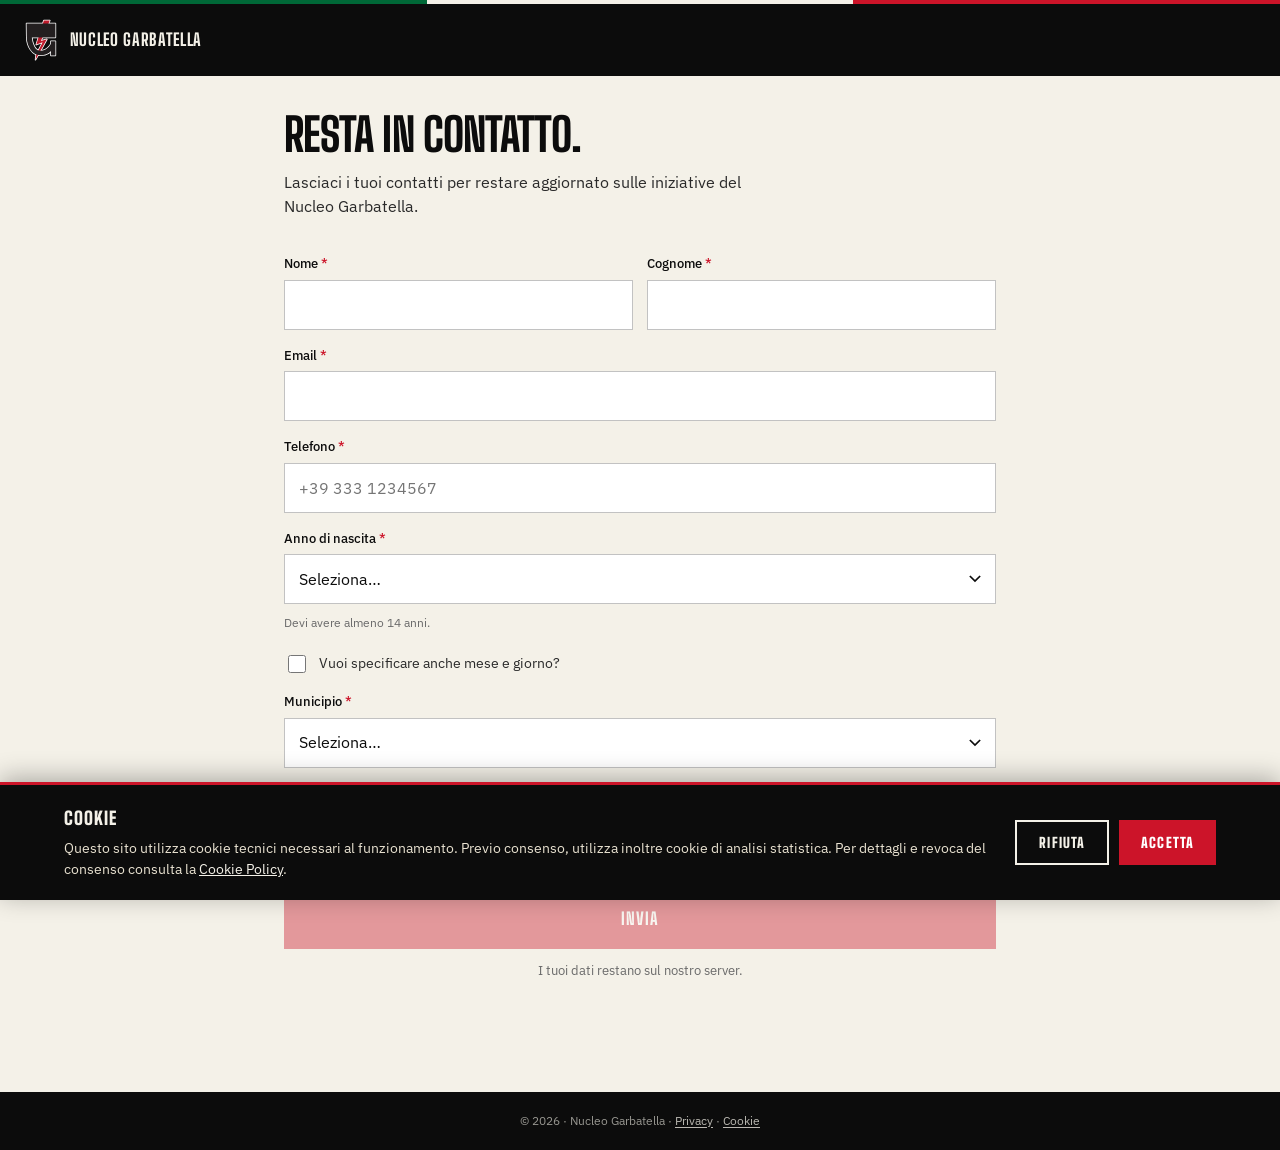
<file: banchetto.html>
<!DOCTYPE html>
<html lang="it">
<head>
<meta charset="UTF-8" />
<meta name="viewport" content="width=device-width, initial-scale=1.0, maximum-scale=5.0" />
<meta name="color-scheme" content="light" />
<title>Resta in contatto · Nucleo Garbatella</title>
<meta name="description" content="Lascia i tuoi contatti al Nucleo Garbatella." />
<meta name="theme-color" content="#0c0c0c" />

<link rel="preload" href="/fonts/bsd-900.woff2" as="font" type="font/woff2" crossorigin />
<link rel="preload" href="/fonts/ips-400.woff2" as="font" type="font/woff2" crossorigin />
<link rel="preload" href="/fonts/bsd-800.woff2" as="font" type="font/woff2" crossorigin />
<link rel="stylesheet" href="/fonts/fonts.css" />
<!-- Favicon e icone -->
<link rel="icon" type="image/x-icon" href="/favicon.ico" />
<link rel="icon" type="image/svg+xml" href="/favicon.svg" />
<link rel="icon" type="image/png" sizes="16x16" href="/favicon-16.png" />
<link rel="icon" type="image/png" sizes="32x32" href="/favicon-32.png" />
<link rel="icon" type="image/png" sizes="48x48" href="/favicon-48.png" />
<link rel="icon" type="image/png" sizes="96x96" href="/favicon-96.png" />
<link rel="apple-touch-icon" sizes="180x180" href="/apple-touch-icon.png" />
<link rel="manifest" href="/site.webmanifest" />

<style>
  /* Forza light mode su iOS/Android — niente auto dark mode */
  html { color-scheme: light; }

  *, *::before, *::after { box-sizing: border-box; }
  html, body {
    margin: 0;
    padding: 0;
    background-color: #f4f1e8;
    color: #0c0c0c;
  }
  body {
    font-family: "IBM Plex Sans", system-ui, sans-serif;
    -webkit-font-smoothing: antialiased;
    -moz-osx-font-smoothing: grayscale;
    line-height: 1.5;
  }
  a { color: inherit; }

  /* Fix Safari iOS: alcune versioni ignorano color-scheme e applicano auto-dark
     ai contenitori senza background esplicito. Forziamo cream ovunque. */
  main, section, .intro, .form-page, .container, form, .form-block {
    background-color: #f4f1e8;
  }
  @media (prefers-color-scheme: dark) {
    html, body, main, section, .intro, .form-page, .container, form, .form-block {
      background-color: #f4f1e8 !important;
      color: #0c0c0c !important;
    }
    .form-label, .form-help, .form-checkbox, .submit-note {
      color: #0c0c0c !important;
    }
    .form-input, .form-select {
      background-color: #fff !important;
      color: #0c0c0c !important;
    }
  }

  /* Tricolore */
  .stripe { display: flex; height: 4px; }
  .stripe .g { flex: 1; background: #006837; }
  .stripe .w { flex: 1; background: #f4f1e8; }
  .stripe .r { flex: 1; background: #cc1429; }

  /* Header */
  header.bar {
    background: #0c0c0c;
    position: sticky;
    top: 0;
    z-index: 50;
  }
  .bar-inner {
    display: flex;
    justify-content: space-between;
    align-items: center;
    height: 72px;
    padding: 0 24px;
    max-width: 1280px;
    margin: 0 auto;
  }
  @media (max-width: 720px) { .bar-inner { padding: 0 20px; height: 64px; } }
  .bar-brand {
    display: flex;
    align-items: center;
    gap: 12px;
    text-decoration: none;
    color: #f4f1e8;
    font-family: "Big Shoulders Display", sans-serif;
    font-weight: 800;
    font-size: 17px;
    letter-spacing: 0.04em;
    text-transform: uppercase;
  }
  .bar-logo {
    height: 44px;
    width: auto;
    flex-shrink: 0;
    display: block;
  }
  @media (max-width: 720px) {
    .bar-brand { font-size: 15px; gap: 10px; }
    .bar-logo { height: 36px; }
  }

  /* Container */
  .container {
    max-width: 760px;
    margin: 0 auto;
    padding: 0 24px;
  }
  @media (max-width: 720px) { .container { padding: 0 20px; } }

  /* Intro chiaro, non più hero nero */
  .intro {
    background: #f4f1e8;
    padding: 36px 0 8px;
  }
  @media (max-width: 720px) { .intro { padding: 26px 0 6px; } }
  .intro h1 {
    font-family: "Big Shoulders Display", sans-serif;
    font-weight: 800;
    font-size: clamp(30px, 7vw, 46px);
    line-height: 1;
    letter-spacing: -0.02em;
    text-transform: uppercase;
    color: #0c0c0c;
    margin: 0 0 12px;
  }
  .intro .lead {
    font-size: 16px;
    line-height: 1.5;
    color: #2a2a2a;
    max-width: 50ch;
    margin: 0;
  }

  /* Form section */
  .form-page { padding: 28px 0 60px; }
  @media (max-width: 720px) { .form-page { padding: 22px 0 44px; } }

  .form-block { margin-bottom: 28px; }
  .form-row {
    display: grid;
    grid-template-columns: 1fr 1fr;
    gap: 14px;
    margin-bottom: 16px;
  }
  .form-row:last-child { margin-bottom: 0; }
  @media (max-width: 600px) { .form-row { grid-template-columns: 1fr; gap: 14px; } }

  .form-field { display: flex; flex-direction: column; gap: 6px; }
  .form-field.full { grid-column: 1 / -1; }
  .form-label {
    font-size: 13px;
    font-weight: 500;
    color: #0c0c0c;
  }
  .form-label .req { color: #cc1429; margin-left: 3px; }

  .form-input,
  .form-select {
    background: #fff;
    border: 1.5px solid rgba(12,12,12,0.25);
    padding: 12px 14px;
    font-family: "IBM Plex Sans", sans-serif;
    font-size: 16px;
    color: #0c0c0c;
    border-radius: 0;
    width: 100%;
    height: 50px;
    transition: border-color 0.15s ease;
    -webkit-appearance: none;
    appearance: none;
    line-height: 1.4;
  }
  .form-input:focus,
  .form-select:focus {
    outline: none;
    border-color: #cc1429;
  }
  .form-input.invalid,
  .form-select.invalid {
    border-color: #cc1429;
    background: #fef6f6;
  }

  .form-select {
    cursor: pointer;
    padding-right: 38px;
    background-image: url("data:image/svg+xml;charset=utf-8,%3Csvg xmlns='http://www.w3.org/2000/svg' viewBox='0 0 14 9'%3E%3Cpath d='M1 1l6 6 6-6' fill='none' stroke='%230c0c0c' stroke-width='2'/%3E%3C/svg%3E");
    background-repeat: no-repeat;
    background-position: right 14px center;
    background-size: 12px 8px;
  }

  .date-selects {
    display: grid;
    grid-template-columns: 1fr 1.6fr 1fr;
    gap: 8px;
  }
  @media (max-width: 380px) {
    .date-selects { grid-template-columns: 1fr; gap: 6px; }
  }

  .toggle-row {
    display: flex;
    align-items: center;
    gap: 10px;
    margin-top: 14px;
    font-size: 14px;
    color: #2a2a2a;
    cursor: pointer;
    line-height: 1.4;
    user-select: none;
  }
  .toggle-row input[type="checkbox"] {
    width: 18px;
    height: 18px;
    accent-color: #cc1429;
    cursor: pointer;
    flex-shrink: 0;
  }
  .date-extra {
    display: none;
    margin-top: 12px;
  }
  .date-extra.show {
    display: block;
  }

  .form-help {
    font-size: 12px;
    color: #6a6a6a;
    margin-top: 4px;
  }
  .form-error {
    font-size: 12.5px;
    color: #cc1429;
    margin-top: 4px;
    display: none;
    line-height: 1.3;
  }
  .form-error.show { display: block; }

  /* Honeypot */
  .hp-field {
    position: absolute;
    left: -9999px;
    width: 1px;
    height: 1px;
    overflow: hidden;
    opacity: 0;
    pointer-events: none;
  }

  /* Consensi */
  .form-consents {
    display: flex;
    flex-direction: column;
    gap: 14px;
    margin-top: 8px;
  }
  .form-checkbox {
    display: flex;
    align-items: flex-start;
    gap: 12px;
    cursor: pointer;
    font-size: 14px;
    line-height: 1.5;
    color: #2a2a2a;
  }
  .form-checkbox input[type="checkbox"] {
    width: 20px; height: 20px;
    margin-top: 2px;
    accent-color: #cc1429;
    flex-shrink: 0;
    cursor: pointer;
  }
  .form-checkbox.required-c { color: #0c0c0c; }
  .form-checkbox a {
    color: #cc1429;
    text-decoration: underline;
    text-underline-offset: 2px;
  }
  .form-checkbox .req { color: #cc1429; margin-left: 3px; }

  /* Submit */
  .form-submit-row { margin-top: 28px; }
  .form-submit {
    width: 100%;
    background: #cc1429;
    color: #fff;
    border: 2px solid #cc1429;
    padding: 18px 26px;
    font-family: "Big Shoulders Display", sans-serif;
    font-weight: 800;
    font-size: 17px;
    letter-spacing: 0.05em;
    text-transform: uppercase;
    cursor: pointer;
    transition: background 0.15s ease, opacity 0.15s ease;
    -webkit-appearance: none;
    appearance: none;
    border-radius: 0;
    min-height: 56px;
  }
  .form-submit:hover:not(:disabled),
  .form-submit:active:not(:disabled) {
    background: #a40f20;
    border-color: #a40f20;
  }
  .form-submit:disabled {
    opacity: 0.4;
    cursor: not-allowed;
  }
  .form-submit:focus-visible {
    outline: 3px solid #ff5a6e;
    outline-offset: 2px;
  }

  .submit-note {
    margin-top: 12px;
    font-size: 12.5px;
    color: #6a6a6a;
    text-align: center;
  }

  /* Footer */
  footer {
    background: #0c0c0c;
    color: rgba(244,241,232,0.6);
    padding: 20px 0;
    margin-top: 40px;
  }
  .footer-inner {
    max-width: 760px;
    margin: 0 auto;
    padding: 0 24px;
    font-size: 12px;
    text-align: center;
  }
  footer a { color: rgba(244,241,232,0.75); text-decoration: underline; text-underline-offset: 2px; }

  .form-input:focus-visible,
  .form-select:focus-visible,
  .form-checkbox input:focus-visible {
    outline: 3px solid #ff5a6e;
    outline-offset: 1px;
  }

  @media (prefers-reduced-motion: reduce) {
    * { transition: none !important; animation: none !important; }
  }
</style>
<!-- Open Graph -->
<meta property="og:type" content="website" />
<meta property="og:url" content="https://nucleogarbatella.it/banchetto.html" />
<meta property="og:site_name" content="Nucleo Garbatella" />
<meta property="og:locale" content="it_IT" />
<meta property="og:title" content="Resta in contatto · Nucleo Garbatella" />
<meta property="og:description" content="Lascia i tuoi contatti al Nucleo Garbatella." />
<meta property="og:image" content="https://nucleogarbatella.it/og/default.png" />
<meta property="og:image:width" content="1200" />
<meta property="og:image:height" content="630" />
<meta property="og:image:alt" content="Logo del Nucleo Garbatella - Gioventù Nazionale" />
<!-- Twitter Card -->
<meta name="twitter:card" content="summary_large_image" />
<meta name="twitter:title" content="Resta in contatto · Nucleo Garbatella" />
<meta name="twitter:description" content="Lascia i tuoi contatti al Nucleo Garbatella." />
<meta name="twitter:image" content="https://nucleogarbatella.it/og/default.png" />
<script src="/js/cookie-banner.js" defer></script>
<style>html.fonts-pending body{opacity:0;}</style>
<script>
  document.documentElement.classList.add('fonts-pending');
  (function(){
    function show(){
      document.documentElement.classList.remove('fonts-pending');
      var b=document.body;
      if(b){b.style.transition='opacity .15s ease-out';}
    }
    if(document.fonts&&document.fonts.ready){document.fonts.ready.then(show);setTimeout(show,1200);}
    else{show();}
  })();
</script>
<noscript><style>html.fonts-pending body{opacity:1 !important;}</style></noscript>
</head>
<body>

<div class="stripe" aria-hidden="true">
  <span class="g"></span><span class="w"></span><span class="r"></span>
</div>

<header class="bar">
  <div class="bar-inner">
    <a class="bar-brand" href="/index.html">
      <img class="bar-logo" src="/logo.svg" alt="" aria-hidden="true" />
      Nucleo Garbatella
    </a>
  </div>
</header>

<main>
  <section class="intro">
    <div class="container">
      <h1>Resta in contatto.</h1>
      <p class="lead">Lasciaci i tuoi contatti per restare aggiornato sulle iniziative del Nucleo Garbatella.</p>
    </div>
  </section>

  <section class="form-page">
    <div class="container">
      <form id="banchetto-form" novalidate>

        <!-- Honeypot -->
        <div class="hp-field" aria-hidden="true">
          <label for="website-url">Lascia vuoto questo campo</label>
          <input type="text" id="website-url" name="website" tabindex="-1" autocomplete="off" />
        </div>

        <div class="form-block">
          <div class="form-row">
            <div class="form-field">
              <label class="form-label" for="nome">Nome<span class="req" aria-hidden="true">*</span></label>
              <input class="form-input" type="text" id="nome" name="nome"
                     required maxlength="80"
                     autocomplete="given-name" autocapitalize="words"
                     enterkeyhint="next" aria-required="true" />
              <span class="form-error" id="err-nome"></span>
            </div>
            <div class="form-field">
              <label class="form-label" for="cognome">Cognome<span class="req" aria-hidden="true">*</span></label>
              <input class="form-input" type="text" id="cognome" name="cognome"
                     required maxlength="80"
                     autocomplete="family-name" autocapitalize="words"
                     enterkeyhint="next" aria-required="true" />
              <span class="form-error" id="err-cognome"></span>
            </div>
          </div>

          <div class="form-row">
            <div class="form-field full">
              <label class="form-label" for="email">Email<span class="req" aria-hidden="true">*</span></label>
              <input class="form-input" type="email" id="email" name="email"
                     required maxlength="120"
                     autocomplete="email" autocapitalize="none"
                     enterkeyhint="next" aria-required="true" />
              <span class="form-error" id="err-email"></span>
            </div>
          </div>

          <div class="form-row">
            <div class="form-field full">
              <label class="form-label" for="telefono">Telefono<span class="req" aria-hidden="true">*</span></label>
              <input class="form-input" type="tel" id="telefono" name="telefono"
                     required minlength="9" maxlength="20"
                     autocomplete="tel"
                     enterkeyhint="next" aria-required="true"
                     placeholder="+39 333 1234567" />
              <span class="form-error" id="err-telefono"></span>
            </div>
          </div>

          <div class="form-row">
            <div class="form-field full">
              <label class="form-label" for="data_anno">Anno di nascita<span class="req" aria-hidden="true">*</span></label>
              <select class="form-select" id="data_anno" required aria-required="true" aria-label="Anno di nascita">
                <option value="">Seleziona…</option>
              </select>
              <span class="form-error" id="err-data_anno"></span>
              <span class="form-help">Devi avere almeno 14 anni.</span>

              <label class="toggle-row">
                <input type="checkbox" id="toggle-mese-giorno" />
                <span>Vuoi specificare anche mese e giorno?</span>
              </label>

              <div class="date-extra" id="date-extra" aria-hidden="true">
                <div class="date-selects" style="grid-template-columns: 1fr 1.6fr;">
                  <select class="form-select" id="data_giorno" aria-label="Giorno">
                    <option value="">Giorno</option>
                  </select>
                  <select class="form-select" id="data_mese" aria-label="Mese">
                    <option value="">Mese</option>
                    <option value="01">Gennaio</option>
                    <option value="02">Febbraio</option>
                    <option value="03">Marzo</option>
                    <option value="04">Aprile</option>
                    <option value="05">Maggio</option>
                    <option value="06">Giugno</option>
                    <option value="07">Luglio</option>
                    <option value="08">Agosto</option>
                    <option value="09">Settembre</option>
                    <option value="10">Ottobre</option>
                    <option value="11">Novembre</option>
                    <option value="12">Dicembre</option>
                  </select>
                </div>
              </div>
              <input type="hidden" id="data_nascita" name="data_nascita" />
            </div>
          </div>

          <div class="form-row">
            <div class="form-field full">
              <label class="form-label" for="municipio">Municipio<span class="req" aria-hidden="true">*</span></label>
              <select class="form-select" id="municipio" name="municipio" required aria-required="true">
                <option value="">Seleziona…</option>
                <option value="municipio_viii">Municipio VIII</option>
                <option value="municipio_ix">Municipio IX</option>
                <option value="municipio_x">Municipio X</option>
                <option value="altri_municipi_roma">Altri municipi di Roma</option>
                <option value="altri_comuni_lazio">Altri comuni del Lazio</option>
                <option value="resto_italia">Resto d'Italia</option>
              </select>
              <span class="form-error" id="err-municipio"></span>
            </div>
          </div>

        </div>

        <div class="form-block">
          <div class="form-consents">
            <label class="form-checkbox required-c">
              <input type="checkbox" id="consenso_privacy" name="consenso_privacy" required />
              <span>Dichiaro di aver letto e compreso l'<a href="/privacy.html" target="_blank" rel="noopener">Informativa sul trattamento dei dati personali</a>.<span class="req" aria-hidden="true">*</span></span>
            </label>
            <label class="form-checkbox">
              <input type="checkbox" id="consenso_newsletter" name="consenso_newsletter" />
              <span>Acconsento a ricevere comunicazioni del Nucleo Garbatella.</span>
            </label>
          </div>
        </div>

        <div class="form-submit-row">
          <button type="submit" class="form-submit" id="submit-btn" disabled aria-disabled="true">
            Invia
          </button>
          <p class="submit-note">I tuoi dati restano sul nostro server.</p>
        </div>

      </form>
    </div>
  </section>
</main>

<footer>
  <div class="footer-inner">
    © 2026 · Nucleo Garbatella · <a href="/privacy.html">Privacy</a> · <a href="/cookie.html">Cookie</a>
  </div>
</footer>

<script>
(function() {
  'use strict';

  const ENDPOINT = 'https://crm.nucleogarbatella.it/api/public/contatti';
  const MIN_AGE = 14;
  const MIN_PHONE_DIGITS = 9;

  const form = document.getElementById('banchetto-form');
  const submitBtn = document.getElementById('submit-btn');
  const honeypot = document.getElementById('website-url');
  const startTime = Date.now();

  // ============ DATE SELECTS ============
  // Anno obbligatorio, mese + giorno facoltativi (toggle)
  const dGiorno = document.getElementById('data_giorno');
  const dMese = document.getElementById('data_mese');
  const dAnno = document.getElementById('data_anno');
  const dHidden = document.getElementById('data_nascita');
  const toggleMG = document.getElementById('toggle-mese-giorno');
  const dateExtra = document.getElementById('date-extra');

  function popolaAnni() {
    const annoOggi = new Date().getFullYear();
    const annoMax = annoOggi - MIN_AGE;  // banchetto: età minima 14
    const annoMin = 1926;
    for (let y = annoMax; y >= annoMin; y--) {
      const o = document.createElement('option');
      o.value = y;
      o.textContent = y;
      dAnno.appendChild(o);
    }
  }

  function popolaGiorni() {
    const m = parseInt(dMese.value);
    const y = parseInt(dAnno.value);
    let maxDay = 31;
    if (m && y) {
      maxDay = new Date(y, m, 0).getDate();
    } else if (m) {
      if ([4,6,9,11].includes(m)) maxDay = 30;
      else if (m === 2) maxDay = 29;
    }
    const current = parseInt(dGiorno.value);
    dGiorno.innerHTML = '<option value="">Giorno</option>';
    for (let i = 1; i <= maxDay; i++) {
      const o = document.createElement('option');
      o.value = i;
      o.textContent = i;
      if (current === i) o.selected = true;
      dGiorno.appendChild(o);
    }
  }

  function aggiornaDataNascita() {
    // data_nascita completa solo se anno + mese + giorno tutti compilati
    if (dGiorno.value && dMese.value && dAnno.value) {
      const gg = String(dGiorno.value).padStart(2, '0');
      dHidden.value = dAnno.value + '-' + dMese.value + '-' + gg;
    } else {
      dHidden.value = '';
    }
    updateSubmitState();
  }

  popolaAnni();
  popolaGiorni();
  dMese.addEventListener('change', () => { popolaGiorni(); aggiornaDataNascita(); });
  dAnno.addEventListener('change', () => {
    popolaGiorni();
    aggiornaDataNascita();
    const errEl = document.getElementById('err-data_anno');
    if (errEl && dAnno.value) errEl.classList.remove('show');
    dAnno.classList.remove('invalid');
  });
  dGiorno.addEventListener('change', aggiornaDataNascita);

  toggleMG.addEventListener('change', (e) => {
    const show = e.target.checked;
    dateExtra.classList.toggle('show', show);
    dateExtra.setAttribute('aria-hidden', String(!show));
    if (!show) {
      // se l'utente disattiva il toggle, ripuliamo i campi mese/giorno e aggiorniamo il payload
      dGiorno.value = '';
      dMese.value = '';
      popolaGiorni();
    }
    aggiornaDataNascita();
  });

  // ============ VALIDATION ============
  function getErrorMessage(input) {
    const v = input.validity;
    if (v.valueMissing) return 'Campo obbligatorio.';
    if (v.typeMismatch && input.type === 'email') return 'Email non valida.';
    if (v.tooShort) return 'Troppo breve.';
    if (v.tooLong) return 'Troppo lungo.';
    return 'Valore non valido.';
  }

  function validateField(input) {
    const errorEl = document.getElementById('err-' + input.name);

    if (!input.checkValidity()) {
      const msg = getErrorMessage(input);
      if (errorEl) { errorEl.textContent = msg; errorEl.classList.add('show'); }
      input.classList.add('invalid');
      input.setAttribute('aria-invalid', 'true');
      return false;
    }

    if (input.name === 'telefono') {
      const digits = input.value.replace(/\D/g, '');
      if (digits.length < MIN_PHONE_DIGITS) {
        if (errorEl) { errorEl.textContent = 'Il numero deve contenere almeno ' + MIN_PHONE_DIGITS + ' cifre.'; errorEl.classList.add('show'); }
        input.classList.add('invalid');
        input.setAttribute('aria-invalid', 'true');
        return false;
      }
    }

    if (errorEl) { errorEl.classList.remove('show'); errorEl.textContent = ''; }
    input.classList.remove('invalid');
    input.removeAttribute('aria-invalid');
    return true;
  }

  function validateAnnoNascita() {
    const errorEl = document.getElementById('err-data_anno');
    if (!dAnno.value) {
      if (errorEl) { errorEl.textContent = 'Seleziona l\'anno di nascita.'; errorEl.classList.add('show'); }
      dAnno.classList.add('invalid');
      return false;
    }
    if (errorEl) { errorEl.classList.remove('show'); errorEl.textContent = ''; }
    dAnno.classList.remove('invalid');
    return true;
  }

  function isFormValid() {
    // Nome, cognome, email, telefono restano required (HTML5)
    const requireds = form.querySelectorAll('.form-input[required]');
    for (const input of requireds) {
      if (!input.value.trim()) return false;
      if (!input.checkValidity()) return false;
    }
    const tel = document.getElementById('telefono');
    if (tel.value.replace(/\D/g, '').length < MIN_PHONE_DIGITS) return false;
    // Anno di nascita obbligatorio (mese e giorno facoltativi)
    if (!dAnno.value) return false;
    // Municipio obbligatorio
    if (!document.getElementById('municipio').value) return false;
    // Privacy
    if (!document.getElementById('consenso_privacy').checked) return false;
    return true;
  }

  function updateSubmitState() {
    const ok = isFormValid();
    submitBtn.disabled = !ok;
    submitBtn.setAttribute('aria-disabled', String(!ok));
  }

  form.querySelectorAll('.form-input').forEach(input => {
    input.addEventListener('blur', () => validateField(input));
    input.addEventListener('input', () => {
      const errorEl = document.getElementById('err-' + input.name);
      if (input.checkValidity() && errorEl && errorEl.classList.contains('show')) {
        validateField(input);
      }
      updateSubmitState();
    });
  });
  document.getElementById('consenso_privacy').addEventListener('change', updateSubmitState);
  document.getElementById('consenso_newsletter').addEventListener('change', updateSubmitState);
  document.getElementById('municipio').addEventListener('change', () => {
    const errEl = document.getElementById('err-municipio');
    if (errEl) errEl.classList.remove('show');
    updateSubmitState();
  });

  // ============ SUBMIT ============
  form.addEventListener('submit', async (e) => {
    e.preventDefault();

    if (honeypot.value.trim() !== '') {
      window.location.href = '/banchetto/grazie';
      return;
    }
    if (Date.now() - startTime < 2000) {
      window.location.href = '/banchetto/grazie';
      return;
    }

    let allOk = true;
    form.querySelectorAll('.form-input[required]').forEach(input => {
      if (!validateField(input)) allOk = false;
    });
    if (!validateAnnoNascita()) allOk = false;
    if (!document.getElementById('municipio').value) {
      const errEl = document.getElementById('err-municipio');
      if (errEl) { errEl.textContent = 'Seleziona un\'opzione.'; errEl.classList.add('show'); }
      document.getElementById('municipio').classList.add('invalid');
      allOk = false;
    }
    if (!document.getElementById('consenso_privacy').checked) allOk = false;

    if (!allOk) {
      const firstInvalid = form.querySelector('.form-input.invalid, .form-select.invalid');
      if (firstInvalid) firstInvalid.focus();
      return;
    }

    submitBtn.disabled = true;
    submitBtn.textContent = 'Invio in corso...';

    const payload = {
      nome: form.nome.value.trim(),
      cognome: form.cognome.value.trim(),
      email: form.email.value.trim().toLowerCase(),
      telefono: form.telefono.value.trim(),
      anno_nascita: parseInt(dAnno.value, 10),
      data_nascita: dHidden.value || null,
      municipio: form.municipio.value,
      consenso_privacy: document.getElementById('consenso_privacy').checked,
      consenso_newsletter: document.getElementById('consenso_newsletter').checked,
      fonte: 'banchetto'
    };

    try {
      const response = await fetch(ENDPOINT, {
        method: 'POST',
        headers: { 'Content-Type': 'application/json' },
        body: JSON.stringify(payload)
      });

      if (response.ok) {
        window.location.href = '/banchetto/grazie';
        return;
      }
      throw new Error('HTTP ' + response.status);

    } catch (err) {
      console.error('[Banchetto] Errore submit:', err);
      const code = err.message || 'network';
      alert('Si è verificato un errore, riprova o contatta il referente.\n\nCodice: ' + code);
      submitBtn.disabled = false;
      submitBtn.textContent = 'Invia';
      updateSubmitState();
    }
  });

  updateSubmitState();
})();
</script>

</body>
</html>
</file>
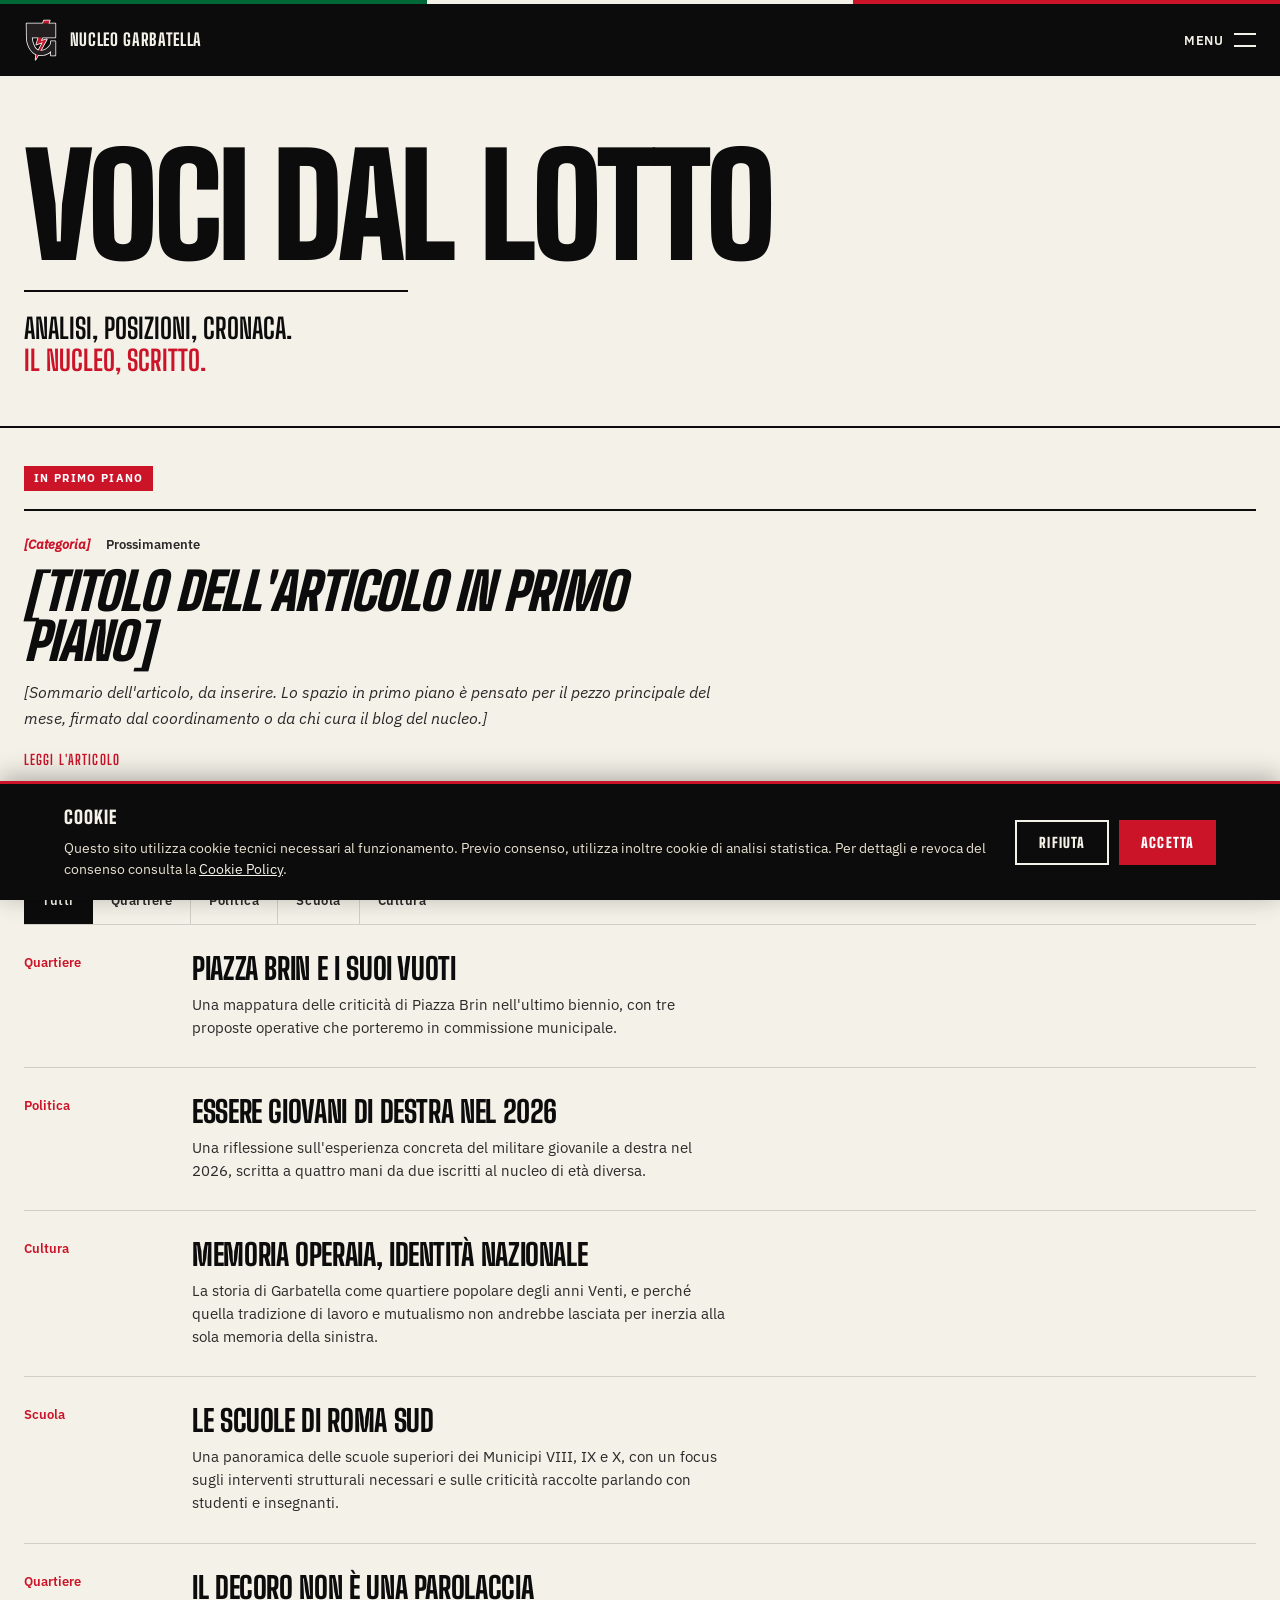
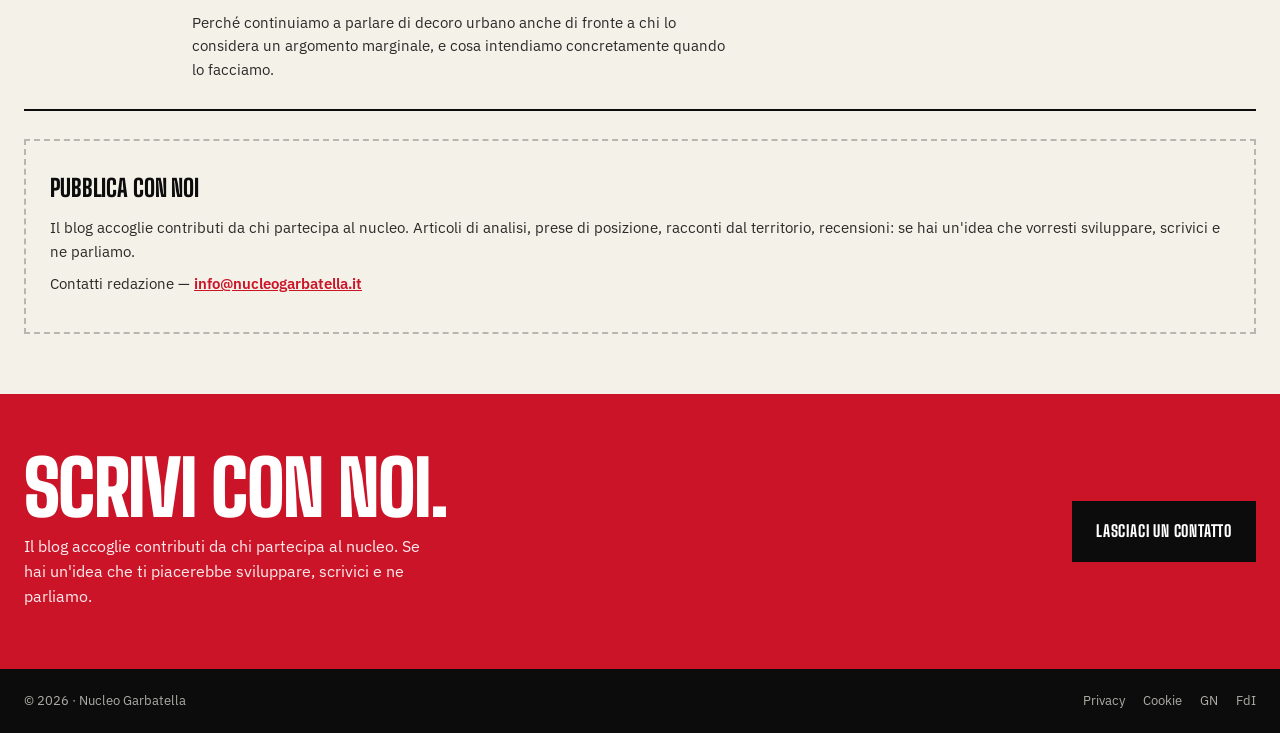
<file: blog-draft.html>
<!DOCTYPE html>
<html lang="it">
<head>
<meta charset="UTF-8" />
<meta name="viewport" content="width=device-width, initial-scale=1.0" />
<meta name="color-scheme" content="light only" />
<meta name="supported-color-schemes" content="light only" />
<meta name="theme-color" content="#0c0c0c" />
<meta name="robots" content="noindex, nofollow" />
<!-- ↑ TOGLI questa riga "robots noindex" quando il sito è pronto per essere indicizzato da Google -->
<title>Blog · Nucleo Garbatella</title>
<meta name="description" content="Voci dal lotto. Articoli, analisi e contributi scritti dagli iscritti al Nucleo Garbatella di Gioventù Nazionale." />
<link rel="preload" href="/fonts/bsd-900.woff2" as="font" type="font/woff2" crossorigin />
<link rel="preload" href="/fonts/ips-400.woff2" as="font" type="font/woff2" crossorigin />
<link rel="preload" href="/fonts/bsd-800.woff2" as="font" type="font/woff2" crossorigin />
<link rel="stylesheet" href="/fonts/fonts.css" />
<!-- Favicon e icone -->
<link rel="icon" type="image/x-icon" href="/favicon.ico" />
<link rel="icon" type="image/svg+xml" href="/favicon.svg" />
<link rel="icon" type="image/png" sizes="16x16" href="/favicon-16.png" />
<link rel="icon" type="image/png" sizes="32x32" href="/favicon-32.png" />
<link rel="icon" type="image/png" sizes="48x48" href="/favicon-48.png" />
<link rel="icon" type="image/png" sizes="96x96" href="/favicon-96.png" />
<link rel="apple-touch-icon" sizes="180x180" href="/apple-touch-icon.png" />
<link rel="manifest" href="/site.webmanifest" />
<style>
  :root { color-scheme: light only; }
  html { color-scheme: light; background-color: #f4f1e8; }

  * { margin: 0; padding: 0; box-sizing: border-box; }
  html { scroll-behavior: smooth; }
  body {
    background-color: #f4f1e8 !important;
    color: #0c0c0c;
    font-family: "IBM Plex Sans", system-ui, sans-serif;
    font-size: 16px;
    line-height: 1.55;
    -webkit-font-smoothing: antialiased;
    overflow-x: hidden;
    forced-color-adjust: none;
  }
  body.menu-open { overflow: hidden; }

  .container { max-width: 1280px; margin: 0 auto; padding: 0 24px; }
  @media (max-width: 720px) { .container { padding: 0 20px; } }

  /* TRICOLORE */
  .stripe { height: 4px; display: flex; }
  .stripe span { flex: 1; display: block; }
  .stripe .g { background: #006837; }
  .stripe .w { background: #f4f1e8; }
  .stripe .r { background: #cc1429; }

  /* HEADER */
  header.bar {
    background-color: #0c0c0c;
    color: #f4f1e8;
    position: sticky;
    top: 0;
    z-index: 80;
  }
  .bar-inner {
    display: flex;
    justify-content: space-between;
    align-items: center;
    height: 72px;
    padding: 0 24px;
    max-width: 1280px;
    margin: 0 auto;
  }
  @media (max-width: 720px) { .bar-inner { padding: 0 20px; height: 64px; } }
  .bar-brand {
    display: flex;
    align-items: center;
    gap: 12px;
    text-decoration: none;
    color: #f4f1e8;
    font-family: "Big Shoulders Display", sans-serif;
    font-weight: 800;
    font-size: 17px;
    letter-spacing: 0.04em;
    text-transform: uppercase;
  }
  .bar-logo {
    height: 44px;
    width: auto;
    flex-shrink: 0;
    display: block;
  }
  @media (max-width: 720px) {
    .bar-brand { font-size: 15px; gap: 10px; }
    .bar-logo { height: 36px; }
  }

  .hamburger {
    background: transparent;
    border: none;
    color: #f4f1e8;
    cursor: pointer;
    display: flex;
    align-items: center;
    gap: 10px;
    padding: 10px 0;
    font-family: "IBM Plex Sans", sans-serif;
    font-weight: 600;
    font-size: 13px;
    letter-spacing: 0.06em;
    text-transform: uppercase;
  }
  .hamburger-icon { width: 22px; height: 14px; position: relative; display: inline-block; }
  .hamburger-icon span {
    position: absolute;
    left: 0;
    width: 100%;
    height: 2px;
    background: #f4f1e8;
    transition: transform 0.25s ease, opacity 0.2s ease, top 0.25s ease;
  }
  .hamburger-icon span:nth-child(1) { top: 0; }
  .hamburger-icon span:nth-child(2) { top: calc(100% - 2px); }
  .hamburger[aria-expanded="true"] .hamburger-icon span:nth-child(1) {
    top: 50%; transform: translateY(-50%) rotate(45deg);
  }
  .hamburger[aria-expanded="true"] .hamburger-icon span:nth-child(2) {
    top: 50%; transform: translateY(-50%) rotate(-45deg);
  }
  @media (max-width: 480px) { .hamburger-label { display: none; } }

  /* MENU OVERLAY */
  .menu {
    position: fixed;
    inset: 0;
    background: #0c0c0c;
    color: #f4f1e8;
    z-index: 200;
    display: flex;
    flex-direction: column;
    padding: 24px;
    overflow-y: auto;
    transform: translateY(-100%);
    transition: transform 0.35s ease;
    visibility: hidden;
  }
  .menu[aria-hidden="false"] {
    transform: translateY(0);
    visibility: visible;
  }
  .menu-top {
    display: flex;
    justify-content: space-between;
    align-items: center;
    padding-bottom: 14px;
    border-bottom: 1px solid rgba(244,241,232,0.18);
  }
  .menu-brand {
    color: #f4f1e8;
    text-decoration: none;
    font-family: "Big Shoulders Display", sans-serif;
    font-weight: 800;
    font-size: 16px;
    letter-spacing: 0.04em;
    text-transform: uppercase;
    display: flex; align-items: center; gap: 10px;
  }
  .menu-close {
    background: transparent;
    border: none;
    color: #f4f1e8;
    cursor: pointer;
    font-family: "IBM Plex Sans", sans-serif;
    font-weight: 600;
    font-size: 13px;
    letter-spacing: 0.06em;
    text-transform: uppercase;
    display: flex; align-items: center; gap: 10px;
  }
  .menu-close-icon { width: 18px; height: 18px; position: relative; display: inline-block; }
  .menu-close-icon::before, .menu-close-icon::after {
    content: ""; position: absolute; top: 50%; left: 0;
    width: 100%; height: 2px; background: #f4f1e8;
  }
  .menu-close-icon::before { transform: rotate(45deg); }
  .menu-close-icon::after { transform: rotate(-45deg); }

  .menu-nav {
    flex: 1;
    display: flex;
    flex-direction: column;
    margin: auto 0;
    padding: 24px 0;
  }
  .menu-link {
    display: block;
    text-decoration: none;
    color: #f4f1e8;
    font-family: "Big Shoulders Display", sans-serif;
    font-weight: 900;
    font-size: clamp(44px, 10vw, 96px);
    line-height: 1.1;
    letter-spacing: -0.025em;
    text-transform: uppercase;
    padding: 10px 0;
    border-bottom: 1px solid rgba(244,241,232,0.12);
    flex-shrink: 0;
  }
  .menu-link:last-child { border-bottom: none; }
  .menu-link.active { color: #cc1429; }

  .menu-foot {
    display: flex;
    justify-content: space-between;
    align-items: center;
    padding-top: 18px;
    border-top: 1px solid rgba(244,241,232,0.18);
    gap: 16px;
    flex-wrap: wrap;
  }
  .menu-meta {
    font-size: 13px;
    color: rgba(244,241,232,0.75);
    line-height: 1.5;
  }
  .menu-cta {
    display: inline-flex;
    align-items: center;
    gap: 10px;
    background: #cc1429;
    color: #fff;
    text-decoration: none;
    padding: 14px 22px;
    font-family: "Big Shoulders Display", sans-serif;
    font-weight: 800;
    font-size: 15px;
    letter-spacing: 0.05em;
    text-transform: uppercase;
  }

  /* PAGES */
  .page { display: none; }
  .page.active { display: block; }

  /* ===== HOME HERO ===== */
  /* ===== HOME HERO — block layout, no flex tricks ===== */
  .home-hero {
    background-color: #f4f1e8;
    min-height: calc(100vh - 56px - 4px);
    padding: 40px 0 60px;
  }
  @media (max-width: 720px) {
    .home-hero {
      min-height: calc(100vh - 52px - 4px);
      padding: 30px 0 44px;
    }
  }

  .hero-inner {
    max-width: 1280px;
    margin: 0 auto;
    padding: 0 24px;
  }
  @media (max-width: 720px) { .hero-inner { padding: 0 20px; } }

  .hero-context {
    font-size: 13px;
    line-height: 1.4;
    color: #2a2a2a;
    margin: 0;
  }

  .hero-main {
    padding-top: 100px;
  }
  @media (max-width: 720px) { .hero-main { padding-top: 60px; } }

  .hero-content-left {
    max-width: 720px;
  }

  .hero-title {
    font-family: "Big Shoulders Display", sans-serif;
    font-weight: 900;
    font-size: clamp(64px, 16vw, 240px);
    line-height: 0.84;
    letter-spacing: -0.035em;
    text-transform: uppercase;
    color: #0c0c0c;
    margin-bottom: 32px;
  }

  .hero-tagline {
    font-family: "IBM Plex Sans", sans-serif;
    font-weight: 400;
    font-size: clamp(17px, 2.2vw, 22px);
    line-height: 1.5;
    color: #0c0c0c;
    max-width: 52ch;
    padding-top: 26px;
    border-top: 2px solid #0c0c0c;
    margin: 0;
  }
  .hero-tagline strong { font-weight: 600; }

  /* BUTTONS */
  .btn-primary {
    display: inline-flex;
    align-items: center;
    gap: 12px;
    background: #cc1429;
    color: #fff;
    text-decoration: none;
    padding: 16px 22px;
    font-family: "Big Shoulders Display", sans-serif;
    font-weight: 800;
    font-size: 16px;
    letter-spacing: 0.05em;
    text-transform: uppercase;
    border: 2px solid #cc1429;
  }
  .btn-primary:hover, .btn-primary:active { background: #a40f20; border-color: #a40f20; }
  .btn-secondary {
    display: inline-flex;
    align-items: center;
    gap: 10px;
    background: transparent;
    color: #0c0c0c;
    text-decoration: none;
    padding: 14px 20px;
    font-family: "Big Shoulders Display", sans-serif;
    font-weight: 700;
    font-size: 14px;
    letter-spacing: 0.05em;
    text-transform: uppercase;
    border: 2px solid #0c0c0c;
  }
  .btn-secondary:hover { background: #0c0c0c; color: #f4f1e8; }

  /* ===== HOME CARDS ===== */
  .home-cards {
    background-color: #0c0c0c;
    color: #f4f1e8;
    padding: 70px 0;
  }
  @media (max-width: 720px) { .home-cards { padding: 50px 0; } }

  .cards-grid {
    display: grid;
    grid-template-columns: repeat(3, 1fr);
    border-top: 2px solid #f4f1e8;
  }
  @media (max-width: 720px) { .cards-grid { grid-template-columns: 1fr; } }

  .card {
    display: block;
    text-decoration: none;
    color: #f4f1e8;
    padding: 32px 24px 28px;
    border-bottom: 1px solid rgba(244,241,232,0.2);
    border-right: 1px solid rgba(244,241,232,0.2);
  }
  .card:last-child { border-right: none; }
  @media (max-width: 720px) {
    .card { padding: 28px 0; border-right: none; }
    .card:last-child { border-bottom: none; }
  }
  .card:hover { background: rgba(204,20,41,0.12); }

  .card-title {
    font-family: "Big Shoulders Display", sans-serif;
    font-weight: 900;
    font-size: clamp(32px, 4.2vw, 46px);
    line-height: 0.95;
    text-transform: uppercase;
    letter-spacing: -0.018em;
    color: #f4f1e8;
    margin-bottom: 14px;
    display: flex;
    align-items: center;
    justify-content: space-between;
    gap: 12px;
  }
  .card-title .arrow {
    font-size: 0.6em;
    color: #cc1429;
    flex-shrink: 0;
  }
  .card-desc {
    font-size: 15.5px;
    line-height: 1.55;
    color: rgba(244,241,232,0.78);
  }

  /* ===== ISCRIVITI CTA ===== */
  .iscriviti-cta { background-color: #cc1429; color: #fff; padding: 60px 0; }
  @media (max-width: 720px) { .iscriviti-cta { padding: 46px 0; } }
  .iscriviti-cta .container {
    display: grid;
    grid-template-columns: 1.4fr 1fr;
    gap: 36px;
    align-items: center;
  }
  @media (max-width: 720px) {
    .iscriviti-cta .container { grid-template-columns: 1fr; gap: 24px; }
  }
  .iscriviti-cta h3 {
    font-family: "Big Shoulders Display", sans-serif;
    font-weight: 900;
    font-size: clamp(40px, 6.5vw, 76px);
    line-height: 0.9;
    text-transform: uppercase;
    letter-spacing: -0.02em;
    color: #fff;
    margin-bottom: 12px;
  }
  .iscriviti-cta p { font-size: 16px; line-height: 1.55; color: rgba(255,255,255,0.92); max-width: 42ch; }
  .iscriviti-cta .btn-primary {
    background: #0c0c0c;
    border-color: #0c0c0c;
    color: #fff;
    justify-self: end;
  }
  .iscriviti-cta .btn-primary:hover { background: #fff; color: #0c0c0c; border-color: #fff; }
  @media (max-width: 720px) { .iscriviti-cta .btn-primary { justify-self: start; } }

  /* ===== INNER PAGE HERO ===== */
  .page-hero {
    background-color: #f4f1e8;
    border-bottom: 2px solid #0c0c0c;
    padding: 70px 0 50px;
  }
  @media (max-width: 720px) { .page-hero { padding: 44px 0 36px; } }
  .page-hero h1 {
    font-family: "Big Shoulders Display", sans-serif;
    font-weight: 900;
    font-size: clamp(56px, 11vw, 160px);
    line-height: 0.85;
    letter-spacing: -0.03em;
    text-transform: uppercase;
    color: #0c0c0c;
    margin-bottom: 24px;
  }
  .page-hero p.lead {
    font-family: "Big Shoulders Display", sans-serif;
    font-weight: 700;
    font-size: clamp(20px, 2.6vw, 28px);
    line-height: 1.15;
    text-transform: uppercase;
    color: #0c0c0c;
    max-width: 32ch;
    padding-top: 20px;
    border-top: 2px solid #0c0c0c;
  }
  .page-hero p.lead span { color: #cc1429; }

  /* MANIFESTO */
  .manifesto-section { padding: 60px 0; background-color: #f4f1e8; }
  @media (max-width: 720px) { .manifesto-section { padding: 44px 0; } }
  .manifesto-intro {
    font-size: 18px;
    line-height: 1.55;
    max-width: 62ch;
    margin-bottom: 48px;
    color: #2a2a2a;
  }
  .manifesto-intro strong { color: #0c0c0c; font-weight: 600; }

  .points-list { border-top: 2px solid #0c0c0c; }
  .point-row {
    display: grid;
    grid-template-columns: 80px 1fr;
    gap: 24px;
    padding: 30px 0;
    border-bottom: 1px solid rgba(12,12,12,0.15);
    align-items: start;
  }
  @media (max-width: 720px) {
    .point-row { grid-template-columns: 1fr; gap: 10px; padding: 26px 0; }
  }
  .point-row .num {
    font-family: "Big Shoulders Display", sans-serif;
    font-weight: 900;
    font-size: 44px;
    line-height: 1;
    color: #cc1429;
    letter-spacing: -0.02em;
  }
  @media (max-width: 720px) { .point-row .num { font-size: 26px; } }
  .point-row h3 {
    font-family: "Big Shoulders Display", sans-serif;
    font-weight: 900;
    font-size: clamp(26px, 3.6vw, 38px);
    line-height: 0.95;
    text-transform: uppercase;
    letter-spacing: -0.015em;
    margin-bottom: 10px;
    color: #0c0c0c;
  }
  .point-row p { font-size: 16px; line-height: 1.6; color: #2a2a2a; max-width: 60ch; }

  /* CHI SIAMO */
  .chi-section { padding: 0 0 60px; background-color: #0c0c0c; color: #f4f1e8; }
  @media (max-width: 720px) { .chi-section { padding-bottom: 44px; } }
  .chi-section .page-hero {
    background-color: #0c0c0c;
    border-bottom: none;
    padding-bottom: 30px;
  }
  .chi-section .page-hero h1 { color: #f4f1e8; }
  .chi-section .page-hero p.lead { color: #f4f1e8; border-top-color: #f4f1e8; }

  .chi-grid {
    display: grid;
    grid-template-columns: 1.4fr 1fr;
    gap: 44px;
    border-top: 2px solid #f4f1e8;
    padding-top: 44px;
  }
  @media (max-width: 880px) { .chi-grid { grid-template-columns: 1fr; gap: 30px; } }
  .chi-body p { font-size: 16.5px; line-height: 1.6; margin-bottom: 16px; color: rgba(244,241,232,0.9); }
  .chi-body p:first-child {
    font-family: "Big Shoulders Display", sans-serif;
    font-weight: 700;
    font-size: clamp(24px, 3vw, 32px);
    line-height: 1.1;
    text-transform: uppercase;
    color: #f4f1e8;
    margin-bottom: 22px;
  }
  .chi-body strong { color: #fff; }

  .chi-facts { border: 2px solid rgba(244,241,232,0.25); }
  .fact {
    display: grid;
    grid-template-columns: 1fr auto;
    align-items: baseline;
    padding: 16px 18px;
    border-bottom: 1px solid rgba(244,241,232,0.12);

    gap: 12px;
  }
  .fact:last-child { border-bottom: none; }
  .fact-label {
    font-size: 13px;
    font-weight: 500;
    color: rgba(244,241,232,0.7);
  }
  .fact-value {
    font-family: "Big Shoulders Display", sans-serif;
    font-weight: 800;
    font-size: 24px;
    letter-spacing: -0.01em;
    color: #f4f1e8;
    text-transform: uppercase;
  }
  .fact-value.red { color: #ff5a6e; }

  /* BLOG */
  .blog-section { padding: 50px 0 60px; background-color: #f4f1e8; }
  @media (max-width: 720px) { .blog-section { padding: 36px 0 44px; } }

  .blog-filters {
    display: flex;
    border-top: 2px solid #0c0c0c;
    border-bottom: 1px solid rgba(12,12,12,0.15);
    overflow-x: auto;
  }
  .blog-filter {
    padding: 13px 18px;
    font-family: "IBM Plex Sans", sans-serif;
    font-weight: 600;
    font-size: 13px;
    letter-spacing: 0.04em;
    color: #2a2a2a;
    text-decoration: none;
    border-right: 1px solid rgba(12,12,12,0.15);
    white-space: nowrap;
    cursor: pointer;
  }
  .blog-filter:last-child { border-right: none; }
  .blog-filter.active { background: #0c0c0c; color: #f4f1e8; }

  .blog-list { border-bottom: 2px solid #0c0c0c; }
  .blog-article {
    display: grid;
    grid-template-columns: 140px 1fr auto;
    gap: 28px;
    padding: 28px 0;
    border-bottom: 1px solid rgba(12,12,12,0.15);
    align-items: start;
    text-decoration: none;
    color: inherit;
  }
  .blog-article:hover { background: rgba(204,20,41,0.06); }
  .blog-article:last-child { border-bottom: none; }
  @media (max-width: 720px) {
    .blog-article { grid-template-columns: 1fr; gap: 10px; padding: 24px 0; }
  }
  .blog-cat {
    font-size: 13px;
    font-weight: 600;
    color: #cc1429;
  }
  .blog-title {
    font-family: "Big Shoulders Display", sans-serif;
    font-weight: 800;
    font-size: clamp(22px, 2.8vw, 30px);
    line-height: 1.05;
    text-transform: uppercase;
    letter-spacing: -0.012em;
    color: #0c0c0c;
    margin-bottom: 8px;
  }
  .blog-desc { font-size: 15px; line-height: 1.55; color: #2a2a2a; max-width: 60ch; }
  .blog-arrow {
    font-family: "Big Shoulders Display", sans-serif;
    font-weight: 800;
    font-size: 22px;
    color: #cc1429;
    align-self: center;
  }
  @media (max-width: 720px) { .blog-arrow { display: none; } }

  /* ===== MANIFESTO "IL SORRISO" — LAYOUT TIPOGRAFICO ===== */
  .manifesto-document {
    max-width: 760px;
    margin: 0 auto 0 0;
    padding: 20px 0 40px;
  }

  .manifesto-epigraph {
    display: grid;
    gap: 24px;
    padding: 30px 0 26px;
    border-top: 2px solid #0c0c0c;
    border-bottom: 1px solid rgba(12,12,12,0.15);
  }
  .manifesto-epigraph.open {
    grid-template-columns: 70px 1fr;
    margin-bottom: 44px;
  }
  .manifesto-epigraph.close {
    grid-template-columns: 1fr 70px;
    margin-top: 52px;
    border-top: 1px solid rgba(12,12,12,0.15);
    border-bottom: 2px solid #0c0c0c;
  }
  .manifesto-epigraph .epigraph-mark {
    font-family: Georgia, "Times New Roman", serif;
    font-weight: 400;
    font-size: 120px;
    line-height: 0.7;
    color: #cc1429;
    user-select: none;
    display: block;
  }
  .manifesto-epigraph.open .epigraph-mark {
    align-self: start;
    padding-top: 12px;
  }
  .manifesto-epigraph.close .epigraph-mark {
    align-self: end;
    text-align: right;
    padding-bottom: 0;
    transform: translateY(15px);
  }
  .manifesto-epigraph p {
    font-family: "IBM Plex Sans", sans-serif;
    font-style: italic;
    font-weight: 400;
    font-size: 19px;
    line-height: 1.55;
    color: #0c0c0c;
    margin: 0;
    align-self: center;
  }

  .manifesto-body p {
    font-family: "IBM Plex Sans", sans-serif;
    font-weight: 400;
    font-size: 16.5px;
    line-height: 1.75;
    color: #0c0c0c;
    margin-bottom: 22px;
    text-align: left;
  }
  .manifesto-body p:last-child { margin-bottom: 0; }
  .manifesto-body p strong { font-weight: 600; }

  @media (max-width: 640px) {
    .manifesto-epigraph.open,
    .manifesto-epigraph.close {
      grid-template-columns: 1fr;
      gap: 10px;
    }
    .manifesto-epigraph .epigraph-mark {
      font-size: 80px;
      line-height: 0.6;
      padding: 0 !important;
      transform: none !important;
    }
    .manifesto-epigraph.close .epigraph-mark {
      text-align: right;
      margin-top: 8px;
    }
    .manifesto-epigraph p {
      font-size: 17px;
    }
    .manifesto-body p {
      font-size: 16px;
      line-height: 1.7;
    }
  }

  /* ===== SCAFFOLD SECTIONS (per popolare con contenuto reale) ===== */

  .scaffold-section { padding: 56px 0; background-color: #f4f1e8; border-top: 1px solid rgba(12,12,12,0.12); }
  @media (max-width: 720px) { .scaffold-section { padding: 40px 0; } }
  .scaffold-section.dark {
    background-color: #0c0c0c;
    color: #f4f1e8;
    border-top: none;
  }

  .scaffold-head {
    margin-bottom: 32px;
  }
  .scaffold-title {
    font-family: "Big Shoulders Display", sans-serif;
    font-weight: 900;
    font-size: clamp(32px, 4.5vw, 52px);
    line-height: 0.95;
    text-transform: uppercase;
    letter-spacing: -0.018em;
    color: #0c0c0c;
    margin-bottom: 14px;
  }
  .scaffold-section.dark .scaffold-title { color: #f4f1e8; }
  .scaffold-intro {
    font-size: 16.5px;
    line-height: 1.6;
    color: #2a2a2a;
    max-width: 62ch;
  }
  .scaffold-section.dark .scaffold-intro { color: rgba(244,241,232,0.85); }
  .scaffold-placeholder {
    color: #888;
    font-style: italic;
  }
  .scaffold-section.dark .scaffold-placeholder { color: rgba(244,241,232,0.55); }

  /* Coordinamento / people grid */
  .people-grid {
    display: grid;
    grid-template-columns: repeat(4, 1fr);
    gap: 0;
    border-top: 2px solid #0c0c0c;
    margin-top: 24px;
  }
  @media (max-width: 880px) { .people-grid { grid-template-columns: repeat(2, 1fr); } }
  @media (max-width: 480px) { .people-grid { grid-template-columns: 1fr; } }
  .person-card {
    padding: 24px 20px 24px 0;
    border-bottom: 1px solid rgba(12,12,12,0.15);
    border-right: 1px solid rgba(12,12,12,0.15);
  }
  .person-card:nth-child(2n) { padding-left: 20px; padding-right: 0; }
  @media (max-width: 880px) {
    .person-card { padding: 20px 16px 20px 0 !important; }
    .person-card:nth-child(2n) { padding-left: 16px !important; padding-right: 0 !important; border-right: none; }
  }
  @media (max-width: 480px) {
    .person-card { padding: 18px 0 !important; border-right: none; }
  }
  .person-avatar {
    width: 56px;
    height: 56px;
    background: rgba(12,12,12,0.08);
    border-radius: 50%;
    margin-bottom: 14px;
    display: flex;
    align-items: center;
    justify-content: center;
    font-family: "Big Shoulders Display", sans-serif;
    font-weight: 800;
    font-size: 22px;
    color: #888;
  }
  .person-name {
    font-family: "Big Shoulders Display", sans-serif;
    font-weight: 800;
    font-size: 20px;
    text-transform: uppercase;
    letter-spacing: -0.005em;
    color: #0c0c0c;
    margin-bottom: 4px;
  }
  .person-role {
    font-size: 13px;
    color: #cc1429;
    font-weight: 500;
  }
  .person-bio {
    font-size: 14px;
    line-height: 1.5;
    color: #2a2a2a;
    margin-top: 8px;
  }

  /* Contact grid */
  .contact-grid {
    display: grid;
    grid-template-columns: repeat(3, 1fr);
    gap: 24px;
    margin-top: 24px;
    border-top: 2px solid #f4f1e8;
    padding-top: 24px;
  }
  @media (max-width: 720px) { .contact-grid { grid-template-columns: 1fr; gap: 20px; } }
  .contact-block h4 {
    font-family: "Big Shoulders Display", sans-serif;
    font-weight: 800;
    font-size: 16px;
    text-transform: uppercase;
    letter-spacing: 0.04em;
    color: #ff5a6e;
    margin-bottom: 10px;
  }
  .contact-block p {
    font-size: 15.5px;
    line-height: 1.55;
    color: rgba(244,241,232,0.9);
  }
  .contact-block a {
    color: #f4f1e8;
    text-decoration: underline;
    text-decoration-thickness: 1px;
    text-underline-offset: 3px;
  }

  /* Manifesto meta */
  .manifesto-meta-grid {
    display: grid;
    grid-template-columns: repeat(3, 1fr);
    border-top: 2px solid #0c0c0c;
    border-bottom: 2px solid #0c0c0c;
    margin-top: 24px;
  }
  @media (max-width: 720px) { .manifesto-meta-grid { grid-template-columns: 1fr; } }
  .manifesto-meta-cell {
    padding: 18px 20px;
    border-right: 1px solid rgba(12,12,12,0.15);
  }
  .manifesto-meta-cell:last-child { border-right: none; }
  @media (max-width: 720px) {
    .manifesto-meta-cell { padding: 14px 0; border-right: none; border-bottom: 1px solid rgba(12,12,12,0.15); }
    .manifesto-meta-cell:last-child { border-bottom: none; }
  }
  .manifesto-meta-cell h4 {
    font-size: 12px;
    font-weight: 600;
    letter-spacing: 0.08em;
    text-transform: uppercase;
    color: #cc1429;
    margin-bottom: 6px;
  }
  .manifesto-meta-cell p {
    font-family: "Big Shoulders Display", sans-serif;
    font-weight: 800;
    font-size: 20px;
    color: #0c0c0c;
    text-transform: uppercase;
    letter-spacing: -0.005em;
  }
  .manifesto-meta-note {
    font-size: 14.5px;
    line-height: 1.6;
    color: #2a2a2a;
    margin-top: 24px;
    max-width: 70ch;
  }

  /* Blog featured */
  .blog-featured-section {
    padding: 36px 0 28px;
    background-color: #f4f1e8;
    border-bottom: 2px solid #0c0c0c;
  }
  .featured-label {
    display: inline-block;
    padding: 4px 10px;
    background: #cc1429;
    color: #fff;
    font-size: 11px;
    font-weight: 700;
    letter-spacing: 0.12em;
    text-transform: uppercase;
    margin-bottom: 18px;
  }
  .featured-article {
    display: grid;
    grid-template-columns: 1.5fr 1fr;
    gap: 36px;
    text-decoration: none;
    color: inherit;
    align-items: start;
    padding: 24px 0;
    border-top: 2px solid #0c0c0c;
  }
  @media (max-width: 720px) { .featured-article { grid-template-columns: 1fr; gap: 16px; } }
  .featured-meta {
    display: flex;
    gap: 16px;
    margin-bottom: 12px;
    font-size: 13px;
    font-weight: 600;
  }
  .featured-meta .blog-cat { color: #cc1429; }
  .featured-meta .blog-status { color: #2a2a2a; }
  .featured-title {
    font-family: "Big Shoulders Display", sans-serif;
    font-weight: 900;
    font-size: clamp(32px, 4.5vw, 52px);
    line-height: 0.95;
    text-transform: uppercase;
    letter-spacing: -0.018em;
    color: #0c0c0c;
    margin-bottom: 14px;
  }
  .featured-desc {
    font-size: 16px;
    line-height: 1.6;
    color: #2a2a2a;
    margin-bottom: 16px;
  }
  .featured-go {
    font-family: "Big Shoulders Display", sans-serif;
    font-weight: 700;
    font-size: 14px;
    text-transform: uppercase;
    letter-spacing: 0.08em;
    color: #cc1429;
  }

  /* Pubblica con noi */
  .submit-block {
    border: 2px dashed rgba(12,12,12,0.25);
    padding: 28px 24px;
    margin-top: 28px;
  }
  .submit-block h4 {
    font-family: "Big Shoulders Display", sans-serif;
    font-weight: 800;
    font-size: 24px;
    text-transform: uppercase;
    letter-spacing: -0.005em;
    margin-bottom: 10px;
    color: #0c0c0c;
  }
  .submit-block p {
    font-size: 15px;
    line-height: 1.6;
    color: #2a2a2a;
    margin-bottom: 8px;
  }
  .submit-block a { color: #cc1429; font-weight: 600; }

  /* ===== TESSERAMENTO FORM ===== */
  .form-section-page { padding: 50px 0 60px; background-color: #f4f1e8; }
  @media (max-width: 720px) { .form-section-page { padding: 36px 0 44px; } }
  .form-wrap {
    max-width: 760px;
    margin: 0;
  }
  .form-block {
    margin-bottom: 36px;
    padding-bottom: 36px;
    border-bottom: 1px solid rgba(12,12,12,0.15);
  }
  .form-block:last-of-type { border-bottom: none; padding-bottom: 0; }
  .form-block-head {
    font-family: "Big Shoulders Display", sans-serif;
    font-weight: 900;
    font-size: 26px;
    text-transform: uppercase;
    letter-spacing: -0.01em;
    color: #0c0c0c;
    margin-bottom: 6px;
  }
  .form-block-desc {
    font-size: 14.5px;
    color: #2a2a2a;
    margin-bottom: 22px;
    line-height: 1.5;
  }
  .form-row {
    display: grid;
    grid-template-columns: 1fr 1fr;
    gap: 16px;
    margin-bottom: 16px;
  }
  .form-row:last-child { margin-bottom: 0; }
  @media (max-width: 600px) { .form-row { grid-template-columns: 1fr; gap: 14px; } }
  .form-field { display: flex; flex-direction: column; gap: 6px; }
  .form-field.full { grid-column: 1 / -1; }
  .form-label {
    font-size: 13px;
    font-weight: 500;
    color: #0c0c0c;
  }
  .form-label .req { color: #cc1429; margin-left: 3px; }
  .form-input,
  .form-select,
  .form-textarea {
    background: #fff;
    border: 1.5px solid rgba(12,12,12,0.25);
    padding: 12px 14px;
    font-family: "IBM Plex Sans", sans-serif;
    font-size: 15px;
    color: #0c0c0c;
    border-radius: 0;
    transition: border-color 0.15s ease;
    width: 100%;
    height: 46px;
    line-height: 1.4;
  }
  .form-textarea { height: auto; min-height: 96px; resize: vertical; }
  .form-input:focus,
  .form-select:focus,
  .form-textarea:focus {
    outline: none;
    border-color: #cc1429;
  }

  /* Select stile custom */
  .form-select {
    appearance: none;
    -webkit-appearance: none;
    -moz-appearance: none;
    padding-right: 42px;
    cursor: pointer;
    background-image: url("data:image/svg+xml;charset=utf-8,%3Csvg xmlns='http://www.w3.org/2000/svg' viewBox='0 0 14 9'%3E%3Cpath d='M1 1l6 6 6-6' fill='none' stroke='%230c0c0c' stroke-width='2'/%3E%3C/svg%3E");
    background-repeat: no-repeat;
    background-position: right 16px center;
    background-size: 12px 8px;
  }

  /* Date come 3 select (Giorno/Mese/Anno) in stile sito */
  .date-selects {
    display: grid;
    grid-template-columns: 1fr 1.5fr 1fr;
    gap: 8px;
  }
  @media (max-width: 380px) {
    .date-selects { grid-template-columns: 1fr; gap: 6px; }
  }

  .form-input:invalid:not(:placeholder-shown),
  .form-select:invalid {
    border-color: rgba(204,20,41,0.4);
  }
  .form-help {
    font-size: 12px;
    color: #6a6a6a;
    margin-top: 4px;
  }

  /* === Articolazione block === */
  .form-articolazione-intro {
    background: #fff;
    border-left: 3px solid #cc1429;
    padding: 14px 18px;
    margin-bottom: 16px;
    font-size: 15px;
    line-height: 1.55;
    color: #0c0c0c;
  }
  .form-articolazione-intro strong { font-weight: 600; }
  .form-articolazione-intro .obbligatorio {
    display: inline-block;
    background: #0c0c0c;
    color: #f4f1e8;
    font-size: 10.5px;
    font-weight: 600;
    letter-spacing: 0.08em;
    text-transform: uppercase;
    padding: 2px 7px;
    margin-left: 6px;
    vertical-align: middle;
  }

  .form-articolazione-options {
    display: flex;
    flex-direction: column;
    gap: 0;
    border-top: 1px solid rgba(12,12,12,0.15);
  }
  .form-articolazione-option {
    border-bottom: 1px solid rgba(12,12,12,0.15);
  }
  .form-articolazione-option .opt-toggle {
    display: flex;
    align-items: flex-start;
    gap: 12px;
    padding: 14px 0;
    cursor: pointer;
    font-size: 15px;
    line-height: 1.5;
    color: #0c0c0c;
  }
  .form-articolazione-option .opt-toggle input[type="checkbox"] {
    width: 18px; height: 18px;
    margin-top: 3px;
    accent-color: #cc1429;
    flex-shrink: 0;
    cursor: pointer;
  }
  .form-articolazione-option .opt-toggle strong { font-weight: 600; }
  .form-articolazione-option .opt-toggle .opt-note {
    display: block;
    font-size: 13px;
    color: #6a6a6a;
    margin-top: 2px;
  }

  /* Conditional fields */
  .form-conditional {
    display: none;
    background: rgba(12,12,12,0.04);
    padding: 16px 18px;
    margin-bottom: 14px;
    border-left: 2px solid #cc1429;
  }
  .form-conditional.show { display: block; }
  .form-conditional .form-row { margin-bottom: 0; }

  /* Pulsante calcola CF */
  .cf-input-wrap {
    display: flex;
    gap: 8px;
    align-items: stretch;
  }
  .cf-input-wrap .form-input { flex: 1; min-width: 0; }
  .cf-calc-btn {
    background: #0c0c0c;
    color: #f4f1e8;
    border: 1.5px solid #0c0c0c;
    padding: 0 16px;
    font-family: "Big Shoulders Display", sans-serif;
    font-weight: 700;
    font-size: 13px;
    letter-spacing: 0.06em;
    text-transform: uppercase;
    cursor: pointer;
    white-space: nowrap;
    transition: background 0.15s ease;
    height: 46px;
    flex-shrink: 0;
  }
  .cf-calc-btn:hover { background: #cc1429; border-color: #cc1429; }
  .cf-calc-btn:disabled { opacity: 0.5; cursor: not-allowed; }
  @media (max-width: 480px) {
    .cf-input-wrap { flex-direction: column; }
    .cf-calc-btn { width: 100%; height: 44px; }
  }
  .cf-feedback {
    margin-top: 6px;
    font-size: 12.5px;
    line-height: 1.4;
  }
  .cf-feedback.error { color: #cc1429; }
  .cf-feedback.success { color: #006837; }

  .form-radio-group {
    display: flex;
    gap: 22px;
    flex-wrap: wrap;
    padding-top: 4px;
  }
  .form-radio-item {
    display: inline-flex;
    align-items: center;
    gap: 8px;
    cursor: pointer;
    font-size: 14.5px;
    color: #0c0c0c;
  }
  .form-radio-item input[type="radio"] {
    width: 18px; height: 18px;
    accent-color: #cc1429;
    flex-shrink: 0;
  }

  .form-consents { display: flex; flex-direction: column; gap: 14px; }
  .form-checkbox {
    display: flex;
    align-items: flex-start;
    gap: 12px;
    cursor: pointer;
    font-size: 14px;
    line-height: 1.5;
    color: #2a2a2a;
  }
  .form-checkbox input[type="checkbox"] {
    width: 18px; height: 18px;
    margin-top: 2px;
    accent-color: #cc1429;
    flex-shrink: 0;
    cursor: pointer;
  }
  .form-checkbox.required-c { color: #0c0c0c; }

  .form-submit-row {
    display: flex;
    align-items: center;
    gap: 16px;
    flex-wrap: wrap;
    margin-top: 28px;
  }
  .form-submit {
    display: inline-flex;
    align-items: center;
    gap: 14px;
    background: #cc1429;
    color: #fff;
    border: 2px solid #cc1429;
    padding: 17px 26px;
    font-family: "Big Shoulders Display", sans-serif;
    font-weight: 800;
    font-size: 17px;
    letter-spacing: 0.05em;
    text-transform: uppercase;
    cursor: pointer;
    transition: background 0.15s ease;
  }
  .form-submit:hover:not(:disabled) { background: #a40f20; border-color: #a40f20; }
  .form-submit:disabled { opacity: 0.5; cursor: not-allowed; }
  .form-submit-note {
    font-size: 12.5px;
    color: #6a6a6a;
    max-width: 32ch;
  }

  /* Form result states */
  .form-result {
    display: none;
    padding: 36px 30px;
    background: #0c0c0c;
    color: #f4f1e8;
    text-align: center;
    border: 2px solid #0c0c0c;
  }
  .form-result.show { display: block; }
  .form-result h3 {
    font-family: "Big Shoulders Display", sans-serif;
    font-weight: 900;
    font-size: clamp(28px, 4vw, 40px);
    line-height: 1;
    text-transform: uppercase;
    letter-spacing: -0.015em;
    margin-bottom: 14px;
  }
  .form-result p {
    font-size: 15.5px;
    line-height: 1.6;
    color: rgba(244,241,232,0.85);
    max-width: 50ch;
    margin: 0 auto;
  }
  .form-result .red { color: #ff5a6e; }
  .form-result.error h3 { color: #ff5a6e; }

  /* Info side block */
  .iscriviti-grid {
    display: grid;
    grid-template-columns: 1.5fr 1fr;
    gap: 48px;
    align-items: start;
  }
  @media (max-width: 880px) { .iscriviti-grid { grid-template-columns: 1fr; gap: 32px; } }
  .iscriviti-info {
    background: #0c0c0c;
    color: #f4f1e8;
    padding: 28px 26px;
    position: sticky;
    top: 76px;
  }
  @media (max-width: 880px) { .iscriviti-info { position: static; } }
  .iscriviti-info h3 {
    font-family: "Big Shoulders Display", sans-serif;
    font-weight: 800;
    font-size: 22px;
    text-transform: uppercase;
    letter-spacing: -0.005em;
    margin-bottom: 14px;
    color: #f4f1e8;
  }
  .iscriviti-info ol {
    list-style: none;
    counter-reset: step;
    padding: 0;
    margin: 0 0 22px 0;
  }
  .iscriviti-info ol li {
    counter-increment: step;
    padding-left: 32px;
    position: relative;
    margin-bottom: 12px;
    font-size: 14.5px;
    line-height: 1.55;
    color: rgba(244,241,232,0.85);
  }
  .iscriviti-info ol li::before {
    content: counter(step, decimal-leading-zero);
    position: absolute;
    left: 0;
    top: 0;
    font-family: "Big Shoulders Display", sans-serif;
    font-weight: 800;
    font-size: 15px;
    color: #ff5a6e;
    letter-spacing: 0.05em;
  }
  .iscriviti-info .info-divider {
    height: 1px;
    background: rgba(244,241,232,0.18);
    margin: 18px 0;
  }
  .iscriviti-info .info-fact {
    font-size: 13px;
    color: rgba(244,241,232,0.7);
    line-height: 1.5;
  }
  .iscriviti-info .info-fact strong {
    display: block;
    color: #f4f1e8;
    font-family: "Big Shoulders Display", sans-serif;
    font-weight: 800;
    font-size: 18px;
    text-transform: uppercase;
    letter-spacing: -0.005em;
    margin-bottom: 2px;
  }

  /* ===== LEGAL PAGES (Privacy, Cookie) ===== */
  .legal-section {
    padding: 50px 0 80px;
    background-color: #f4f1e8;
  }
  @media (max-width: 720px) { .legal-section { padding: 36px 0 60px; } }
  .legal-content {
    max-width: 720px;
  }
  .legal-meta {
    font-size: 13px;
    color: #6a6a6a;
    padding: 12px 16px;
    background: rgba(12,12,12,0.04);
    margin-bottom: 36px;
    border-left: 3px solid #cc1429;
  }
  .legal-content h2 {
    font-family: "Big Shoulders Display", sans-serif;
    font-weight: 800;
    font-size: 22px;
    text-transform: uppercase;
    letter-spacing: -0.005em;
    margin: 36px 0 12px;
    color: #0c0c0c;
  }
  .legal-content h2:first-of-type { margin-top: 0; }
  .legal-content h3 {
    font-size: 15.5px;
    font-weight: 600;
    margin: 22px 0 8px;
    color: #0c0c0c;
  }
  .legal-content p {
    font-size: 15px;
    line-height: 1.65;
    color: #2a2a2a;
    margin-bottom: 14px;
  }
  .legal-content ul, .legal-content ol {
    padding-left: 22px;
    margin-bottom: 16px;
  }
  .legal-content li {
    font-size: 15px;
    line-height: 1.6;
    color: #2a2a2a;
    margin-bottom: 6px;
  }
  .legal-content a {
    color: #cc1429;
    text-decoration: underline;
    text-underline-offset: 2px;
  }
  .legal-content strong { color: #0c0c0c; font-weight: 600; }

  /* ===== INSTAGRAM PREVIEW (Home) ===== */
  .insta-section {
    background: #0c0c0c;
    color: #f4f1e8;
    padding: 80px 0 70px;
  }
  @media (max-width: 720px) { .insta-section { padding: 56px 0 50px; } }
  .insta-head {
    display: grid;
    grid-template-columns: 1.4fr 1fr;
    gap: 36px;
    align-items: end;
    margin-bottom: 36px;
  }
  @media (max-width: 720px) {
    .insta-head { grid-template-columns: 1fr; gap: 14px; align-items: start; margin-bottom: 24px; }
  }
  .insta-eyebrow {
    font-size: 12px;
    font-weight: 600;
    letter-spacing: 0.14em;
    text-transform: uppercase;
    color: #ff5a6e;
    margin-bottom: 12px;
  }
  .insta-title {
    font-family: "Big Shoulders Display", sans-serif;
    font-weight: 900;
    font-size: clamp(40px, 6vw, 80px);
    line-height: 0.9;
    letter-spacing: -0.025em;
    text-transform: uppercase;
    color: #f4f1e8;
  }
  .insta-cta-block {
    text-align: right;
  }
  @media (max-width: 720px) { .insta-cta-block { text-align: left; } }
  .insta-handle {
    font-size: 15px;
    color: rgba(244,241,232,0.75);
    margin-bottom: 10px;
  }
  .insta-cta {
    display: inline-flex;
    align-items: center;
    gap: 12px;
    background: #fff;
    color: #0c0c0c;
    border: 2px solid #fff;
    padding: 14px 22px;
    font-family: "Big Shoulders Display", sans-serif;
    font-weight: 800;
    font-size: 16px;
    text-transform: uppercase;
    letter-spacing: 0.05em;
    text-decoration: none;
    transition: background 0.15s ease;
  }
  .insta-cta:hover { background: #cc1429; border-color: #cc1429; color: #fff; }

  /* Griglia 3x3 placeholder feed */
  .insta-grid {
    display: grid;
    grid-template-columns: repeat(3, 1fr);
    gap: 4px;
    aspect-ratio: 3 / 1;
  }
  @media (max-width: 720px) { .insta-grid { gap: 2px; } }
  .insta-tile {
    aspect-ratio: 1 / 1;
    background: rgba(244,241,232,0.06);
    position: relative;
    overflow: hidden;
    display: flex;
    align-items: center;
    justify-content: center;
    text-decoration: none;
  }
  .insta-tile::after {
    content: "";
    position: absolute;
    inset: 0;
    background: linear-gradient(135deg, rgba(204,20,41,0.08), transparent 60%);
    pointer-events: none;
  }
  .insta-tile-num {
    font-family: "Big Shoulders Display", sans-serif;
    font-weight: 900;
    font-size: clamp(28px, 5vw, 64px);
    color: rgba(244,241,232,0.15);
    letter-spacing: -0.02em;
  }
  .insta-tile.scaffold-placeholder { font-style: normal; color: inherit; }

  .insta-footnote {
    margin-top: 22px;
    font-size: 12.5px;
    color: rgba(244,241,232,0.5);
    line-height: 1.5;
    max-width: 60ch;
  }

  /* FOOTER */
  footer {
    background-color: #0c0c0c;
    color: rgba(244,241,232,0.7);
    padding: 22px 0;
    font-size: 13px;
  }
  .footer-inner {
    display: flex;
    justify-content: space-between;
    flex-wrap: wrap;
    gap: 12px;
    align-items: center;
  }
  .footer-inner a { color: rgba(244,241,232,0.7); text-decoration: none; }
  .footer-inner a:hover { color: #fff; }
  .footer-links { display: flex; gap: 18px; flex-wrap: wrap; }
  .footer-copy-mobile { display: none; }
  @media (max-width: 720px) {
    .footer-copy-desktop { display: none; }
    .footer-copy-mobile { display: inline; }
    .footer-inner { flex-direction: column; align-items: flex-start; gap: 16px; }
  }

  @media (prefers-reduced-motion: reduce) {
    .menu, .hamburger-icon span { transition: none; }
  }
</style>

<!-- Open Graph / social previews -->
<meta property="og:title" content="Blog · Nucleo Garbatella" />
<meta property="og:description" content="Voci dal lotto. Articoli, analisi e contributi scritti dagli iscritti al Nucleo Garbatella di Gioventù Nazionale." />
<meta property="og:type" content="website" />
<meta property="og:url" content="https://nucleogarbatella.it/blog.html" />
<meta property="og:locale" content="it_IT" />
<meta property="og:site_name" content="Nucleo Garbatella" />
<meta property="og:image" content="https://nucleogarbatella.it/og/default.png" />
<meta property="og:image:width" content="1200" />
<meta property="og:image:height" content="630" />
<meta property="og:image:alt" content="Logo del Nucleo Garbatella - Gioventù Nazionale" />
<meta name="twitter:card" content="summary_large_image" />
<meta name="twitter:title" content="Blog · Nucleo Garbatella" />
<meta name="twitter:description" content="Voci dal lotto. Articoli, analisi e contributi scritti dagli iscritti al Nucleo Garbatella di Gioventù Nazionale." />
<meta name="twitter:image" content="https://nucleogarbatella.it/og/default.png" />

<script src="/js/cookie-banner.js" defer></script>
<style>html.fonts-pending body{opacity:0;}</style>
<script>
  document.documentElement.classList.add('fonts-pending');
  (function(){
    function show(){
      document.documentElement.classList.remove('fonts-pending');
      var b=document.body;
      if(b){b.style.transition='opacity .15s ease-out';}
    }
    if(document.fonts&&document.fonts.ready){document.fonts.ready.then(show);setTimeout(show,1200);}
    else{show();}
  })();
</script>
<noscript><style>html.fonts-pending body{opacity:1 !important;}</style></noscript>
</head>
<body>

<div class="stripe" aria-hidden="true">
  <span class="g"></span><span class="w"></span><span class="r"></span>
</div>

<header class="bar">
  <div class="bar-inner">
    <a class="bar-brand" href="index.html">
      <img class="bar-logo" src="logo.svg" alt="" aria-hidden="true" />
      <span>Nucleo Garbatella</span>
    </a>
    <button class="hamburger" aria-label="Apri menu" aria-expanded="false" aria-controls="main-menu">
      <span class="hamburger-label">Menu</span>
      <span class="hamburger-icon" aria-hidden="true"><span></span><span></span></span>
    </button>
  </div>
</header>

<nav class="menu" id="main-menu" aria-hidden="true" aria-label="Navigazione principale">
  <div class="menu-top">
    <a class="menu-brand" href="index.html">
      <img class="bar-logo" src="logo.svg" alt="" aria-hidden="true" />
      <span>Nucleo Garbatella</span>
    </a>
    <button class="menu-close" aria-label="Chiudi menu">
      <span>Chiudi</span>
      <span class="menu-close-icon" aria-hidden="true"></span>
    </button>
  </div>

  <div class="menu-nav">
    <a class="menu-link" href="index.html">Home</a>
    <a class="menu-link" href="manifesto.html">Manifesto</a>
    <a class="menu-link" href="chi-siamo.html">Chi siamo</a>
    <a class="menu-link" href="blog.html">Blog</a>
    <a class="menu-link" href="/campagne/colombo">Petizioni</a>
    <a class="menu-link" href="banchetto.html">Scrivici</a>
  </div>

</nav>

<!-- ===================== BLOG ===================== -->
<main id="blog">
  <section class="page-hero">
    <div class="container">
      <h1>Voci dal lotto</h1>
      <p class="lead">
        Analisi, posizioni, cronaca.<br />
        <span>Il nucleo, scritto.</span>
      </p>
    </div>
  </section>

  <section class="blog-featured-section">
    <div class="container">
      <div class="featured-label">In primo piano</div>
      <a class="featured-article" href="#">
        <div>
          <div class="featured-meta">
            <span class="blog-cat scaffold-placeholder">[Categoria]</span>
            <span class="blog-status">Prossimamente</span>
          </div>
          <h2 class="featured-title scaffold-placeholder">[Titolo dell'articolo in primo piano]</h2>
          <p class="featured-desc scaffold-placeholder">[Sommario dell'articolo, da inserire. Lo spazio in primo piano è pensato per il pezzo principale del mese, firmato dal coordinamento o da chi cura il blog del nucleo.]</p>
          <span class="featured-go">Leggi l'articolo</span>
        </div>
        <div>
          <!-- Spazio per eventuale immagine/header -->
        </div>
      </a>
    </div>
  </section>

  <section class="blog-section">
    <div class="container">
      <nav class="blog-filters" aria-label="Filtra articoli">
        <a class="blog-filter active" href="blog.html" data-filter="tutti">Tutti</a>
        <a class="blog-filter" href="blog.html" data-filter="quartiere">Quartiere</a>
        <a class="blog-filter" href="blog.html" data-filter="politica">Politica</a>
        <a class="blog-filter" href="blog.html" data-filter="scuola">Scuola</a>
        <a class="blog-filter" href="blog.html" data-filter="cultura">Cultura</a>
      </nav>

      <div class="blog-list">
        <a class="blog-article" href="#" data-cat="quartiere">
          <div>
            <div class="blog-cat">Quartiere</div>
          </div>
          <div>
            <h3 class="blog-title">Piazza Brin e i suoi vuoti</h3>
            <p class="blog-desc">Una mappatura delle criticità di Piazza Brin nell'ultimo biennio, con tre proposte operative che porteremo in commissione municipale.</p>
          </div>
        </a>

        <a class="blog-article" href="#" data-cat="politica">
          <div>
            <div class="blog-cat">Politica</div>
          </div>
          <div>
            <h3 class="blog-title">Essere giovani di destra nel 2026</h3>
            <p class="blog-desc">Una riflessione sull'esperienza concreta del militare giovanile a destra nel 2026, scritta a quattro mani da due iscritti al nucleo di età diversa.</p>
          </div>
        </a>

        <a class="blog-article" href="#" data-cat="cultura">
          <div>
            <div class="blog-cat">Cultura</div>
          </div>
          <div>
            <h3 class="blog-title">Memoria operaia, identità nazionale</h3>
            <p class="blog-desc">La storia di Garbatella come quartiere popolare degli anni Venti, e perché quella tradizione di lavoro e mutualismo non andrebbe lasciata per inerzia alla sola memoria della sinistra.</p>
          </div>
        </a>

        <a class="blog-article" href="#" data-cat="scuola">
          <div>
            <div class="blog-cat">Scuola</div>
          </div>
          <div>
            <h3 class="blog-title">Le scuole di Roma sud</h3>
            <p class="blog-desc">Una panoramica delle scuole superiori dei Municipi VIII, IX e X, con un focus sugli interventi strutturali necessari e sulle criticità raccolte parlando con studenti e insegnanti.</p>
          </div>
        </a>

        <a class="blog-article" href="#" data-cat="quartiere">
          <div>
            <div class="blog-cat">Quartiere</div>
          </div>
          <div>
            <h3 class="blog-title">Il decoro non è una parolaccia</h3>
            <p class="blog-desc">Perché continuiamo a parlare di decoro urbano anche di fronte a chi lo considera un argomento marginale, e cosa intendiamo concretamente quando lo facciamo.</p>
          </div>
        </a>
      </div>

      <div class="submit-block">
        <h4>Pubblica con noi</h4>
        <p>Il blog accoglie contributi da chi partecipa al nucleo. Articoli di analisi, prese di posizione, racconti dal territorio, recensioni: se hai un'idea che vorresti sviluppare, scrivici e ne parliamo.</p>
        <p>Contatti redazione — <a href="mailto:info@nucleogarbatella.it">info@nucleogarbatella.it</a></p>
      </div>
    </div>
  </section>

  <section class="iscriviti-cta">
    <div class="container">
      <div>
        <h3>Scrivi con noi.</h3>
        <p>Il blog accoglie contributi da chi partecipa al nucleo. Se hai un'idea che ti piacerebbe sviluppare, scrivici e ne parliamo.</p>
      </div>
      <a class="btn-primary" href="banchetto.html">
        Lasciaci un contatto
      </a>
    </div>
  </section>
</main>

<footer>
  <div class="container footer-inner">
    <div>
      <span class="footer-copy-desktop">© 2026 · Nucleo Garbatella</span>
      <span class="footer-copy-mobile">© 2026 Nucleo Garbatella</span>
    </div>
    <div class="footer-links">
      <a href="privacy.html">Privacy</a>
      <a href="cookie.html">Cookie</a>
      <a href="https://www.gioventunazionale.it/" target="_blank" rel="noopener">GN</a>
      <a href="https://www.fratelli-italia.it/" target="_blank" rel="noopener">FdI</a>
    </div>
  </div>
</footer>

<script>
  // Menu hamburger
  const hamburger = document.querySelector('.hamburger');
  const menu = document.getElementById('main-menu');
  const menuClose = document.querySelector('.menu-close');

  function openMenu() {
    hamburger.setAttribute('aria-expanded', 'true');
    menu.setAttribute('aria-hidden', 'false');
    document.body.classList.add('menu-open');
  }
  function closeMenu() {
    hamburger.setAttribute('aria-expanded', 'false');
    menu.setAttribute('aria-hidden', 'true');
    document.body.classList.remove('menu-open');
  }
  hamburger.addEventListener('click', () => {
    hamburger.getAttribute('aria-expanded') === 'true' ? closeMenu() : openMenu();
  });
  menuClose.addEventListener('click', closeMenu);

  // Chiudi menu con Esc
  document.addEventListener('keydown', (e) => {
    if (e.key === 'Escape' && menu.getAttribute('aria-hidden') === 'false') closeMenu();
  });
</script>
<script>
  // Blog filters
  const blogFilters = document.querySelectorAll('.blog-filter');
  const blogArticles = document.querySelectorAll('.blog-article');
  blogFilters.forEach(f => {
    f.addEventListener('click', (e) => {
      e.preventDefault();
      const cat = f.dataset.filter;
      blogFilters.forEach(x => x.classList.toggle('active', x === f));
      blogArticles.forEach(a => {
        a.style.display = (cat === 'tutti' || a.dataset.cat === cat) ? '' : 'none';
      });
    });
  });
</script>

</body>
</html>
</file>
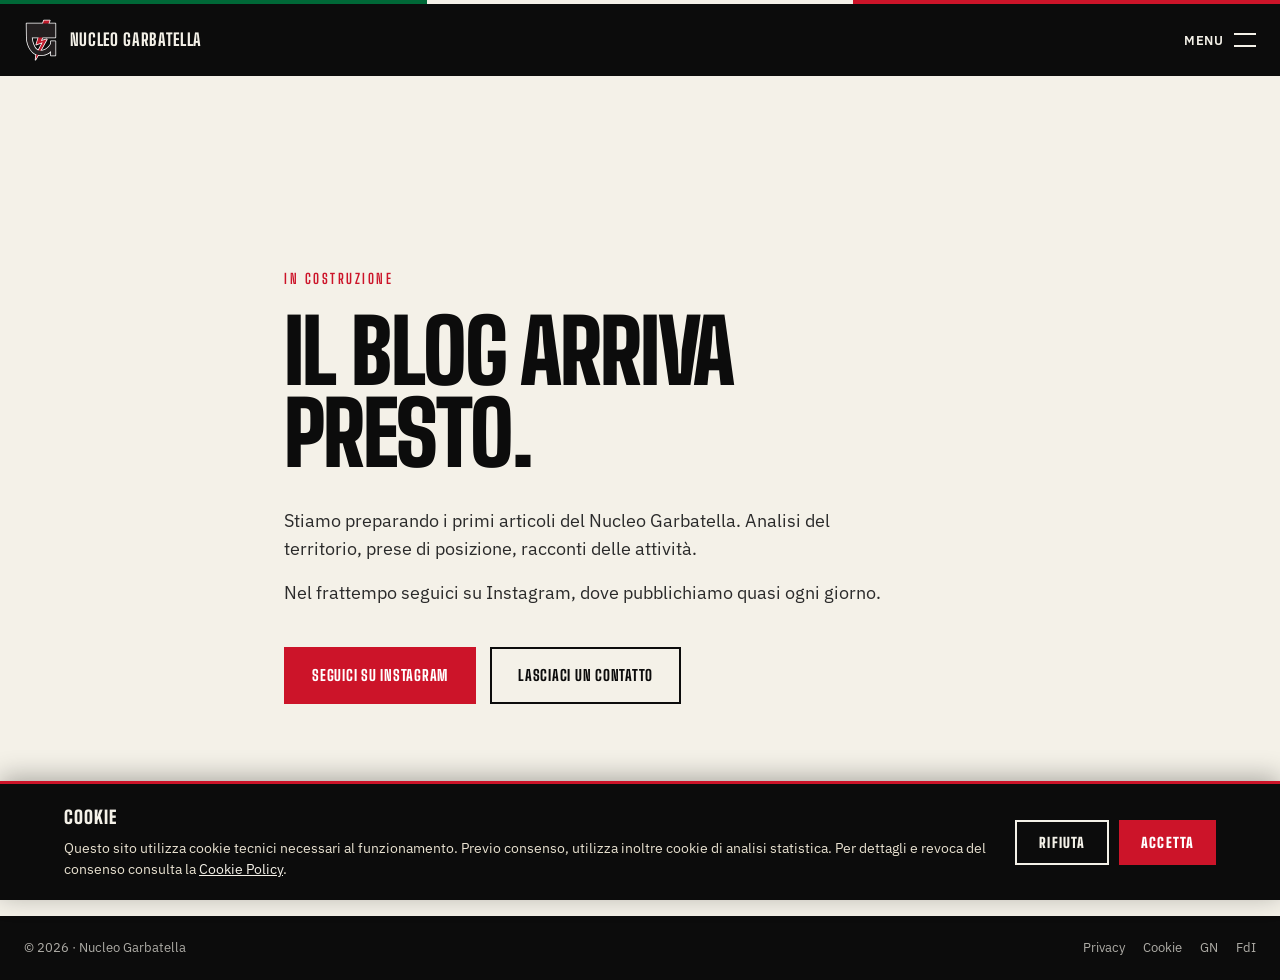
<file: blog.html>
<!DOCTYPE html>
<html lang="it">
<head>
<meta charset="UTF-8" />
<meta name="viewport" content="width=device-width, initial-scale=1.0" />
<meta name="color-scheme" content="light only" />
<meta name="supported-color-schemes" content="light only" />
<meta name="theme-color" content="#0c0c0c" />
<title>Il blog arriva presto · Nucleo Garbatella</title>
<meta name="description" content="Stiamo preparando i primi articoli del Nucleo Garbatella. Intanto seguici su Instagram." />
<link rel="preload" href="/fonts/bsd-900.woff2" as="font" type="font/woff2" crossorigin />
<link rel="preload" href="/fonts/ips-400.woff2" as="font" type="font/woff2" crossorigin />
<link rel="preload" href="/fonts/bsd-800.woff2" as="font" type="font/woff2" crossorigin />
<link rel="stylesheet" href="/fonts/fonts.css" />
<!-- Favicon e icone -->
<link rel="icon" type="image/x-icon" href="/favicon.ico" />
<link rel="icon" type="image/svg+xml" href="/favicon.svg" />
<link rel="icon" type="image/png" sizes="16x16" href="/favicon-16.png" />
<link rel="icon" type="image/png" sizes="32x32" href="/favicon-32.png" />
<link rel="icon" type="image/png" sizes="48x48" href="/favicon-48.png" />
<link rel="icon" type="image/png" sizes="96x96" href="/favicon-96.png" />
<link rel="apple-touch-icon" sizes="180x180" href="/apple-touch-icon.png" />
<link rel="manifest" href="/site.webmanifest" />
<style>
  :root { color-scheme: light only; }
  html { color-scheme: light; background-color: #f4f1e8; }

  * { margin: 0; padding: 0; box-sizing: border-box; }
  html { scroll-behavior: smooth; }
  body {
    background-color: #f4f1e8 !important;
    color: #0c0c0c;
    font-family: "IBM Plex Sans", system-ui, sans-serif;
    font-size: 16px;
    line-height: 1.55;
    -webkit-font-smoothing: antialiased;
    overflow-x: hidden;
    forced-color-adjust: none;
  }
  body.menu-open { overflow: hidden; }

  .container { max-width: 1280px; margin: 0 auto; padding: 0 24px; }
  @media (max-width: 720px) { .container { padding: 0 20px; } }

  /* TRICOLORE */
  .stripe { height: 4px; display: flex; }
  .stripe span { flex: 1; display: block; }
  .stripe .g { background: #006837; }
  .stripe .w { background: #f4f1e8; }
  .stripe .r { background: #cc1429; }

  /* HEADER */
  header.bar {
    background-color: #0c0c0c;
    color: #f4f1e8;
    position: sticky;
    top: 0;
    z-index: 80;
  }
  .bar-inner {
    display: flex;
    justify-content: space-between;
    align-items: center;
    height: 72px;
    padding: 0 24px;
    max-width: 1280px;
    margin: 0 auto;
  }
  @media (max-width: 720px) { .bar-inner { padding: 0 20px; height: 64px; } }
  .bar-brand {
    display: flex;
    align-items: center;
    gap: 12px;
    text-decoration: none;
    color: #f4f1e8;
    font-family: "Big Shoulders Display", sans-serif;
    font-weight: 800;
    font-size: 17px;
    letter-spacing: 0.04em;
    text-transform: uppercase;
  }
  .bar-logo {
    height: 44px;
    width: auto;
    flex-shrink: 0;
    display: block;
  }
  @media (max-width: 720px) {
    .bar-brand { font-size: 15px; gap: 10px; }
    .bar-logo { height: 36px; }
  }

  .hamburger {
    background: transparent;
    border: none;
    color: #f4f1e8;
    cursor: pointer;
    display: flex;
    align-items: center;
    gap: 10px;
    padding: 10px 0;
    font-family: "IBM Plex Sans", sans-serif;
    font-weight: 600;
    font-size: 13px;
    letter-spacing: 0.06em;
    text-transform: uppercase;
  }
  .hamburger-icon { width: 22px; height: 14px; position: relative; display: inline-block; }
  .hamburger-icon span {
    position: absolute;
    left: 0;
    width: 100%;
    height: 2px;
    background: #f4f1e8;
    transition: transform 0.25s ease, opacity 0.2s ease, top 0.25s ease;
  }
  .hamburger-icon span:nth-child(1) { top: 0; }
  .hamburger-icon span:nth-child(2) { top: calc(100% - 2px); }
  .hamburger[aria-expanded="true"] .hamburger-icon span:nth-child(1) {
    top: 50%; transform: translateY(-50%) rotate(45deg);
  }
  .hamburger[aria-expanded="true"] .hamburger-icon span:nth-child(2) {
    top: 50%; transform: translateY(-50%) rotate(-45deg);
  }
  @media (max-width: 480px) { .hamburger-label { display: none; } }

  /* MENU OVERLAY */
  .menu {
    position: fixed;
    inset: 0;
    background: #0c0c0c;
    color: #f4f1e8;
    z-index: 200;
    display: flex;
    flex-direction: column;
    padding: 24px;
    overflow-y: auto;
    transform: translateY(-100%);
    transition: transform 0.35s ease;
    visibility: hidden;
  }
  .menu[aria-hidden="false"] {
    transform: translateY(0);
    visibility: visible;
  }
  .menu-top {
    display: flex;
    justify-content: space-between;
    align-items: center;
    padding-bottom: 14px;
    border-bottom: 1px solid rgba(244,241,232,0.18);
  }
  .menu-brand {
    color: #f4f1e8;
    text-decoration: none;
    font-family: "Big Shoulders Display", sans-serif;
    font-weight: 800;
    font-size: 16px;
    letter-spacing: 0.04em;
    text-transform: uppercase;
    display: flex; align-items: center; gap: 10px;
  }
  .menu-close {
    background: transparent;
    border: none;
    color: #f4f1e8;
    cursor: pointer;
    font-family: "IBM Plex Sans", sans-serif;
    font-weight: 600;
    font-size: 13px;
    letter-spacing: 0.06em;
    text-transform: uppercase;
    display: flex; align-items: center; gap: 10px;
  }
  .menu-close-icon { width: 18px; height: 18px; position: relative; display: inline-block; }
  .menu-close-icon::before, .menu-close-icon::after {
    content: ""; position: absolute; top: 50%; left: 0;
    width: 100%; height: 2px; background: #f4f1e8;
  }
  .menu-close-icon::before { transform: rotate(45deg); }
  .menu-close-icon::after { transform: rotate(-45deg); }

  .menu-nav {
    flex: 1;
    display: flex;
    flex-direction: column;
    margin: auto 0;
    padding: 24px 0;
  }
  .menu-link {
    display: block;
    text-decoration: none;
    color: #f4f1e8;
    font-family: "Big Shoulders Display", sans-serif;
    font-weight: 900;
    font-size: clamp(44px, 10vw, 96px);
    line-height: 1.1;
    letter-spacing: -0.025em;
    text-transform: uppercase;
    padding: 10px 0;
    border-bottom: 1px solid rgba(244,241,232,0.12);
    flex-shrink: 0;
  }
  .menu-link:last-child { border-bottom: none; }
  .menu-link.active { color: #cc1429; }

  .menu-foot {
    display: flex;
    justify-content: space-between;
    align-items: center;
    padding-top: 18px;
    border-top: 1px solid rgba(244,241,232,0.18);
    gap: 16px;
    flex-wrap: wrap;
  }
  .menu-meta {
    font-size: 13px;
    color: rgba(244,241,232,0.75);
    line-height: 1.5;
  }
  .menu-cta {
    display: inline-flex;
    align-items: center;
    gap: 10px;
    background: #cc1429;
    color: #fff;
    text-decoration: none;
    padding: 14px 22px;
    font-family: "Big Shoulders Display", sans-serif;
    font-weight: 800;
    font-size: 15px;
    letter-spacing: 0.05em;
    text-transform: uppercase;
  }

  /* PAGES */
  .page { display: none; }
  .page.active { display: block; }

  /* ===== HOME HERO ===== */
  /* ===== HOME HERO — block layout, no flex tricks ===== */
  .home-hero {
    background-color: #f4f1e8;
    min-height: calc(100vh - 56px - 4px);
    padding: 40px 0 60px;
  }
  @media (max-width: 720px) {
    .home-hero {
      min-height: calc(100vh - 52px - 4px);
      padding: 30px 0 44px;
    }
  }

  .hero-inner {
    max-width: 1280px;
    margin: 0 auto;
    padding: 0 24px;
  }
  @media (max-width: 720px) { .hero-inner { padding: 0 20px; } }

  .hero-context {
    font-size: 13px;
    line-height: 1.4;
    color: #2a2a2a;
    margin: 0;
  }

  .hero-main {
    padding-top: 100px;
  }
  @media (max-width: 720px) { .hero-main { padding-top: 60px; } }

  .hero-content-left {
    max-width: 720px;
  }

  .hero-title {
    font-family: "Big Shoulders Display", sans-serif;
    font-weight: 900;
    font-size: clamp(64px, 16vw, 240px);
    line-height: 0.84;
    letter-spacing: -0.035em;
    text-transform: uppercase;
    color: #0c0c0c;
    margin-bottom: 32px;
  }

  .hero-tagline {
    font-family: "IBM Plex Sans", sans-serif;
    font-weight: 400;
    font-size: clamp(17px, 2.2vw, 22px);
    line-height: 1.5;
    color: #0c0c0c;
    max-width: 52ch;
    padding-top: 26px;
    border-top: 2px solid #0c0c0c;
    margin: 0;
  }
  .hero-tagline strong { font-weight: 600; }

  /* BUTTONS */
  .btn-primary {
    display: inline-flex;
    align-items: center;
    gap: 12px;
    background: #cc1429;
    color: #fff;
    text-decoration: none;
    padding: 16px 22px;
    font-family: "Big Shoulders Display", sans-serif;
    font-weight: 800;
    font-size: 16px;
    letter-spacing: 0.05em;
    text-transform: uppercase;
    border: 2px solid #cc1429;
  }
  .btn-primary:hover, .btn-primary:active { background: #a40f20; border-color: #a40f20; }
  .btn-secondary {
    display: inline-flex;
    align-items: center;
    gap: 10px;
    background: transparent;
    color: #0c0c0c;
    text-decoration: none;
    padding: 14px 20px;
    font-family: "Big Shoulders Display", sans-serif;
    font-weight: 700;
    font-size: 14px;
    letter-spacing: 0.05em;
    text-transform: uppercase;
    border: 2px solid #0c0c0c;
  }
  .btn-secondary:hover { background: #0c0c0c; color: #f4f1e8; }

  /* ===== HOME CARDS ===== */
  .home-cards {
    background-color: #0c0c0c;
    color: #f4f1e8;
    padding: 70px 0;
  }
  @media (max-width: 720px) { .home-cards { padding: 50px 0; } }

  .cards-grid {
    display: grid;
    grid-template-columns: repeat(3, 1fr);
    border-top: 2px solid #f4f1e8;
  }
  @media (max-width: 720px) { .cards-grid { grid-template-columns: 1fr; } }

  .card {
    display: block;
    text-decoration: none;
    color: #f4f1e8;
    padding: 32px 24px 28px;
    border-bottom: 1px solid rgba(244,241,232,0.2);
    border-right: 1px solid rgba(244,241,232,0.2);
  }
  .card:last-child { border-right: none; }
  @media (max-width: 720px) {
    .card { padding: 28px 0; border-right: none; }
    .card:last-child { border-bottom: none; }
  }
  .card:hover { background: rgba(204,20,41,0.12); }

  .card-title {
    font-family: "Big Shoulders Display", sans-serif;
    font-weight: 900;
    font-size: clamp(32px, 4.2vw, 46px);
    line-height: 0.95;
    text-transform: uppercase;
    letter-spacing: -0.018em;
    color: #f4f1e8;
    margin-bottom: 14px;
    display: flex;
    align-items: center;
    justify-content: space-between;
    gap: 12px;
  }
  .card-title .arrow {
    font-size: 0.6em;
    color: #cc1429;
    flex-shrink: 0;
  }
  .card-desc {
    font-size: 15.5px;
    line-height: 1.55;
    color: rgba(244,241,232,0.78);
  }

  /* ===== ISCRIVITI CTA ===== */
  .iscriviti-cta { background-color: #cc1429; color: #fff; padding: 60px 0; }
  @media (max-width: 720px) { .iscriviti-cta { padding: 46px 0; } }
  .iscriviti-cta .container {
    display: grid;
    grid-template-columns: 1.4fr 1fr;
    gap: 36px;
    align-items: center;
  }
  @media (max-width: 720px) {
    .iscriviti-cta .container { grid-template-columns: 1fr; gap: 24px; }
  }
  .iscriviti-cta h3 {
    font-family: "Big Shoulders Display", sans-serif;
    font-weight: 900;
    font-size: clamp(40px, 6.5vw, 76px);
    line-height: 0.9;
    text-transform: uppercase;
    letter-spacing: -0.02em;
    color: #fff;
    margin-bottom: 12px;
  }
  .iscriviti-cta p { font-size: 16px; line-height: 1.55; color: rgba(255,255,255,0.92); max-width: 42ch; }
  .iscriviti-cta .btn-primary {
    background: #0c0c0c;
    border-color: #0c0c0c;
    color: #fff;
    justify-self: end;
  }
  .iscriviti-cta .btn-primary:hover { background: #fff; color: #0c0c0c; border-color: #fff; }
  @media (max-width: 720px) { .iscriviti-cta .btn-primary { justify-self: start; } }

  /* ===== INNER PAGE HERO ===== */
  .page-hero {
    background-color: #f4f1e8;
    border-bottom: 2px solid #0c0c0c;
    padding: 70px 0 50px;
  }
  @media (max-width: 720px) { .page-hero { padding: 44px 0 36px; } }
  .page-hero h1 {
    font-family: "Big Shoulders Display", sans-serif;
    font-weight: 900;
    font-size: clamp(56px, 11vw, 160px);
    line-height: 0.85;
    letter-spacing: -0.03em;
    text-transform: uppercase;
    color: #0c0c0c;
    margin-bottom: 24px;
  }
  .page-hero p.lead {
    font-family: "Big Shoulders Display", sans-serif;
    font-weight: 700;
    font-size: clamp(20px, 2.6vw, 28px);
    line-height: 1.15;
    text-transform: uppercase;
    color: #0c0c0c;
    max-width: 32ch;
    padding-top: 20px;
    border-top: 2px solid #0c0c0c;
  }
  .page-hero p.lead span { color: #cc1429; }

  /* MANIFESTO */
  .manifesto-section { padding: 60px 0; background-color: #f4f1e8; }
  @media (max-width: 720px) { .manifesto-section { padding: 44px 0; } }
  .manifesto-intro {
    font-size: 18px;
    line-height: 1.55;
    max-width: 62ch;
    margin-bottom: 48px;
    color: #2a2a2a;
  }
  .manifesto-intro strong { color: #0c0c0c; font-weight: 600; }

  .points-list { border-top: 2px solid #0c0c0c; }
  .point-row {
    display: grid;
    grid-template-columns: 80px 1fr;
    gap: 24px;
    padding: 30px 0;
    border-bottom: 1px solid rgba(12,12,12,0.15);
    align-items: start;
  }
  @media (max-width: 720px) {
    .point-row { grid-template-columns: 1fr; gap: 10px; padding: 26px 0; }
  }
  .point-row .num {
    font-family: "Big Shoulders Display", sans-serif;
    font-weight: 900;
    font-size: 44px;
    line-height: 1;
    color: #cc1429;
    letter-spacing: -0.02em;
  }
  @media (max-width: 720px) { .point-row .num { font-size: 26px; } }
  .point-row h3 {
    font-family: "Big Shoulders Display", sans-serif;
    font-weight: 900;
    font-size: clamp(26px, 3.6vw, 38px);
    line-height: 0.95;
    text-transform: uppercase;
    letter-spacing: -0.015em;
    margin-bottom: 10px;
    color: #0c0c0c;
  }
  .point-row p { font-size: 16px; line-height: 1.6; color: #2a2a2a; max-width: 60ch; }

  /* CHI SIAMO */
  .chi-section { padding: 0 0 60px; background-color: #0c0c0c; color: #f4f1e8; }
  @media (max-width: 720px) { .chi-section { padding-bottom: 44px; } }
  .chi-section .page-hero {
    background-color: #0c0c0c;
    border-bottom: none;
    padding-bottom: 30px;
  }
  .chi-section .page-hero h1 { color: #f4f1e8; }
  .chi-section .page-hero p.lead { color: #f4f1e8; border-top-color: #f4f1e8; }

  .chi-grid {
    display: grid;
    grid-template-columns: 1.4fr 1fr;
    gap: 44px;
    border-top: 2px solid #f4f1e8;
    padding-top: 44px;
  }
  @media (max-width: 880px) { .chi-grid { grid-template-columns: 1fr; gap: 30px; } }
  .chi-body p { font-size: 16.5px; line-height: 1.6; margin-bottom: 16px; color: rgba(244,241,232,0.9); }
  .chi-body p:first-child {
    font-family: "Big Shoulders Display", sans-serif;
    font-weight: 700;
    font-size: clamp(24px, 3vw, 32px);
    line-height: 1.1;
    text-transform: uppercase;
    color: #f4f1e8;
    margin-bottom: 22px;
  }
  .chi-body strong { color: #fff; }

  .chi-facts { border: 2px solid rgba(244,241,232,0.25); }
  .fact {
    display: grid;
    grid-template-columns: 1fr auto;
    align-items: baseline;
    padding: 16px 18px;
    border-bottom: 1px solid rgba(244,241,232,0.12);

    gap: 12px;
  }
  .fact:last-child { border-bottom: none; }
  .fact-label {
    font-size: 13px;
    font-weight: 500;
    color: rgba(244,241,232,0.7);
  }
  .fact-value {
    font-family: "Big Shoulders Display", sans-serif;
    font-weight: 800;
    font-size: 24px;
    letter-spacing: -0.01em;
    color: #f4f1e8;
    text-transform: uppercase;
  }
  .fact-value.red { color: #ff5a6e; }

  /* BLOG */
  .blog-section { padding: 50px 0 60px; background-color: #f4f1e8; }
  @media (max-width: 720px) { .blog-section { padding: 36px 0 44px; } }

  .blog-filters {
    display: flex;
    border-top: 2px solid #0c0c0c;
    border-bottom: 1px solid rgba(12,12,12,0.15);
    overflow-x: auto;
  }
  .blog-filter {
    padding: 13px 18px;
    font-family: "IBM Plex Sans", sans-serif;
    font-weight: 600;
    font-size: 13px;
    letter-spacing: 0.04em;
    color: #2a2a2a;
    text-decoration: none;
    border-right: 1px solid rgba(12,12,12,0.15);
    white-space: nowrap;
    cursor: pointer;
  }
  .blog-filter:last-child { border-right: none; }
  .blog-filter.active { background: #0c0c0c; color: #f4f1e8; }

  .blog-list { border-bottom: 2px solid #0c0c0c; }
  .blog-article {
    display: grid;
    grid-template-columns: 140px 1fr auto;
    gap: 28px;
    padding: 28px 0;
    border-bottom: 1px solid rgba(12,12,12,0.15);
    align-items: start;
    text-decoration: none;
    color: inherit;
  }
  .blog-article:hover { background: rgba(204,20,41,0.06); }
  .blog-article:last-child { border-bottom: none; }
  @media (max-width: 720px) {
    .blog-article { grid-template-columns: 1fr; gap: 10px; padding: 24px 0; }
  }
  .blog-cat {
    font-size: 13px;
    font-weight: 600;
    color: #cc1429;
  }
  .blog-title {
    font-family: "Big Shoulders Display", sans-serif;
    font-weight: 800;
    font-size: clamp(22px, 2.8vw, 30px);
    line-height: 1.05;
    text-transform: uppercase;
    letter-spacing: -0.012em;
    color: #0c0c0c;
    margin-bottom: 8px;
  }
  .blog-desc { font-size: 15px; line-height: 1.55; color: #2a2a2a; max-width: 60ch; }
  .blog-arrow {
    font-family: "Big Shoulders Display", sans-serif;
    font-weight: 800;
    font-size: 22px;
    color: #cc1429;
    align-self: center;
  }
  @media (max-width: 720px) { .blog-arrow { display: none; } }

  /* ===== MANIFESTO "IL SORRISO" — LAYOUT TIPOGRAFICO ===== */
  .manifesto-document {
    max-width: 760px;
    margin: 0 auto 0 0;
    padding: 20px 0 40px;
  }

  .manifesto-epigraph {
    display: grid;
    gap: 24px;
    padding: 30px 0 26px;
    border-top: 2px solid #0c0c0c;
    border-bottom: 1px solid rgba(12,12,12,0.15);
  }
  .manifesto-epigraph.open {
    grid-template-columns: 70px 1fr;
    margin-bottom: 44px;
  }
  .manifesto-epigraph.close {
    grid-template-columns: 1fr 70px;
    margin-top: 52px;
    border-top: 1px solid rgba(12,12,12,0.15);
    border-bottom: 2px solid #0c0c0c;
  }
  .manifesto-epigraph .epigraph-mark {
    font-family: Georgia, "Times New Roman", serif;
    font-weight: 400;
    font-size: 120px;
    line-height: 0.7;
    color: #cc1429;
    user-select: none;
    display: block;
  }
  .manifesto-epigraph.open .epigraph-mark {
    align-self: start;
    padding-top: 12px;
  }
  .manifesto-epigraph.close .epigraph-mark {
    align-self: end;
    text-align: right;
    padding-bottom: 0;
    transform: translateY(15px);
  }
  .manifesto-epigraph p {
    font-family: "IBM Plex Sans", sans-serif;
    font-style: italic;
    font-weight: 400;
    font-size: 19px;
    line-height: 1.55;
    color: #0c0c0c;
    margin: 0;
    align-self: center;
  }

  .manifesto-body p {
    font-family: "IBM Plex Sans", sans-serif;
    font-weight: 400;
    font-size: 16.5px;
    line-height: 1.75;
    color: #0c0c0c;
    margin-bottom: 22px;
    text-align: left;
  }
  .manifesto-body p:last-child { margin-bottom: 0; }
  .manifesto-body p strong { font-weight: 600; }

  @media (max-width: 640px) {
    .manifesto-epigraph.open,
    .manifesto-epigraph.close {
      grid-template-columns: 1fr;
      gap: 10px;
    }
    .manifesto-epigraph .epigraph-mark {
      font-size: 80px;
      line-height: 0.6;
      padding: 0 !important;
      transform: none !important;
    }
    .manifesto-epigraph.close .epigraph-mark {
      text-align: right;
      margin-top: 8px;
    }
    .manifesto-epigraph p {
      font-size: 17px;
    }
    .manifesto-body p {
      font-size: 16px;
      line-height: 1.7;
    }
  }

  /* ===== SCAFFOLD SECTIONS (per popolare con contenuto reale) ===== */

  .scaffold-section { padding: 56px 0; background-color: #f4f1e8; border-top: 1px solid rgba(12,12,12,0.12); }
  @media (max-width: 720px) { .scaffold-section { padding: 40px 0; } }
  .scaffold-section.dark {
    background-color: #0c0c0c;
    color: #f4f1e8;
    border-top: none;
  }

  .scaffold-head {
    margin-bottom: 32px;
  }
  .scaffold-title {
    font-family: "Big Shoulders Display", sans-serif;
    font-weight: 900;
    font-size: clamp(32px, 4.5vw, 52px);
    line-height: 0.95;
    text-transform: uppercase;
    letter-spacing: -0.018em;
    color: #0c0c0c;
    margin-bottom: 14px;
  }
  .scaffold-section.dark .scaffold-title { color: #f4f1e8; }
  .scaffold-intro {
    font-size: 16.5px;
    line-height: 1.6;
    color: #2a2a2a;
    max-width: 62ch;
  }
  .scaffold-section.dark .scaffold-intro { color: rgba(244,241,232,0.85); }
  .scaffold-placeholder {
    color: #888;
    font-style: italic;
  }
  .scaffold-section.dark .scaffold-placeholder { color: rgba(244,241,232,0.55); }

  /* Coordinamento / people grid */
  .people-grid {
    display: grid;
    grid-template-columns: repeat(4, 1fr);
    gap: 0;
    border-top: 2px solid #0c0c0c;
    margin-top: 24px;
  }
  @media (max-width: 880px) { .people-grid { grid-template-columns: repeat(2, 1fr); } }
  @media (max-width: 480px) { .people-grid { grid-template-columns: 1fr; } }
  .person-card {
    padding: 24px 20px 24px 0;
    border-bottom: 1px solid rgba(12,12,12,0.15);
    border-right: 1px solid rgba(12,12,12,0.15);
  }
  .person-card:nth-child(2n) { padding-left: 20px; padding-right: 0; }
  @media (max-width: 880px) {
    .person-card { padding: 20px 16px 20px 0 !important; }
    .person-card:nth-child(2n) { padding-left: 16px !important; padding-right: 0 !important; border-right: none; }
  }
  @media (max-width: 480px) {
    .person-card { padding: 18px 0 !important; border-right: none; }
  }
  .person-avatar {
    width: 56px;
    height: 56px;
    background: rgba(12,12,12,0.08);
    border-radius: 50%;
    margin-bottom: 14px;
    display: flex;
    align-items: center;
    justify-content: center;
    font-family: "Big Shoulders Display", sans-serif;
    font-weight: 800;
    font-size: 22px;
    color: #888;
  }
  .person-name {
    font-family: "Big Shoulders Display", sans-serif;
    font-weight: 800;
    font-size: 20px;
    text-transform: uppercase;
    letter-spacing: -0.005em;
    color: #0c0c0c;
    margin-bottom: 4px;
  }
  .person-role {
    font-size: 13px;
    color: #cc1429;
    font-weight: 500;
  }
  .person-bio {
    font-size: 14px;
    line-height: 1.5;
    color: #2a2a2a;
    margin-top: 8px;
  }

  /* Contact grid */
  .contact-grid {
    display: grid;
    grid-template-columns: repeat(3, 1fr);
    gap: 24px;
    margin-top: 24px;
    border-top: 2px solid #f4f1e8;
    padding-top: 24px;
  }
  @media (max-width: 720px) { .contact-grid { grid-template-columns: 1fr; gap: 20px; } }
  .contact-block h4 {
    font-family: "Big Shoulders Display", sans-serif;
    font-weight: 800;
    font-size: 16px;
    text-transform: uppercase;
    letter-spacing: 0.04em;
    color: #ff5a6e;
    margin-bottom: 10px;
  }
  .contact-block p {
    font-size: 15.5px;
    line-height: 1.55;
    color: rgba(244,241,232,0.9);
  }
  .contact-block a {
    color: #f4f1e8;
    text-decoration: underline;
    text-decoration-thickness: 1px;
    text-underline-offset: 3px;
  }

  /* Manifesto meta */
  .manifesto-meta-grid {
    display: grid;
    grid-template-columns: repeat(3, 1fr);
    border-top: 2px solid #0c0c0c;
    border-bottom: 2px solid #0c0c0c;
    margin-top: 24px;
  }
  @media (max-width: 720px) { .manifesto-meta-grid { grid-template-columns: 1fr; } }
  .manifesto-meta-cell {
    padding: 18px 20px;
    border-right: 1px solid rgba(12,12,12,0.15);
  }
  .manifesto-meta-cell:last-child { border-right: none; }
  @media (max-width: 720px) {
    .manifesto-meta-cell { padding: 14px 0; border-right: none; border-bottom: 1px solid rgba(12,12,12,0.15); }
    .manifesto-meta-cell:last-child { border-bottom: none; }
  }
  .manifesto-meta-cell h4 {
    font-size: 12px;
    font-weight: 600;
    letter-spacing: 0.08em;
    text-transform: uppercase;
    color: #cc1429;
    margin-bottom: 6px;
  }
  .manifesto-meta-cell p {
    font-family: "Big Shoulders Display", sans-serif;
    font-weight: 800;
    font-size: 20px;
    color: #0c0c0c;
    text-transform: uppercase;
    letter-spacing: -0.005em;
  }
  .manifesto-meta-note {
    font-size: 14.5px;
    line-height: 1.6;
    color: #2a2a2a;
    margin-top: 24px;
    max-width: 70ch;
  }

  /* Blog featured */
  .blog-featured-section {
    padding: 36px 0 28px;
    background-color: #f4f1e8;
    border-bottom: 2px solid #0c0c0c;
  }
  .featured-label {
    display: inline-block;
    padding: 4px 10px;
    background: #cc1429;
    color: #fff;
    font-size: 11px;
    font-weight: 700;
    letter-spacing: 0.12em;
    text-transform: uppercase;
    margin-bottom: 18px;
  }
  .featured-article {
    display: grid;
    grid-template-columns: 1.5fr 1fr;
    gap: 36px;
    text-decoration: none;
    color: inherit;
    align-items: start;
    padding: 24px 0;
    border-top: 2px solid #0c0c0c;
  }
  @media (max-width: 720px) { .featured-article { grid-template-columns: 1fr; gap: 16px; } }
  .featured-meta {
    display: flex;
    gap: 16px;
    margin-bottom: 12px;
    font-size: 13px;
    font-weight: 600;
  }
  .featured-meta .blog-cat { color: #cc1429; }
  .featured-meta .blog-status { color: #2a2a2a; }
  .featured-title {
    font-family: "Big Shoulders Display", sans-serif;
    font-weight: 900;
    font-size: clamp(32px, 4.5vw, 52px);
    line-height: 0.95;
    text-transform: uppercase;
    letter-spacing: -0.018em;
    color: #0c0c0c;
    margin-bottom: 14px;
  }
  .featured-desc {
    font-size: 16px;
    line-height: 1.6;
    color: #2a2a2a;
    margin-bottom: 16px;
  }
  .featured-go {
    font-family: "Big Shoulders Display", sans-serif;
    font-weight: 700;
    font-size: 14px;
    text-transform: uppercase;
    letter-spacing: 0.08em;
    color: #cc1429;
  }

  /* Pubblica con noi */
  .submit-block {
    border: 2px dashed rgba(12,12,12,0.25);
    padding: 28px 24px;
    margin-top: 28px;
  }
  .submit-block h4 {
    font-family: "Big Shoulders Display", sans-serif;
    font-weight: 800;
    font-size: 24px;
    text-transform: uppercase;
    letter-spacing: -0.005em;
    margin-bottom: 10px;
    color: #0c0c0c;
  }
  .submit-block p {
    font-size: 15px;
    line-height: 1.6;
    color: #2a2a2a;
    margin-bottom: 8px;
  }
  .submit-block a { color: #cc1429; font-weight: 600; }

  /* ===== TESSERAMENTO FORM ===== */
  .form-section-page { padding: 50px 0 60px; background-color: #f4f1e8; }
  @media (max-width: 720px) { .form-section-page { padding: 36px 0 44px; } }
  .form-wrap {
    max-width: 760px;
    margin: 0;
  }
  .form-block {
    margin-bottom: 36px;
    padding-bottom: 36px;
    border-bottom: 1px solid rgba(12,12,12,0.15);
  }
  .form-block:last-of-type { border-bottom: none; padding-bottom: 0; }
  .form-block-head {
    font-family: "Big Shoulders Display", sans-serif;
    font-weight: 900;
    font-size: 26px;
    text-transform: uppercase;
    letter-spacing: -0.01em;
    color: #0c0c0c;
    margin-bottom: 6px;
  }
  .form-block-desc {
    font-size: 14.5px;
    color: #2a2a2a;
    margin-bottom: 22px;
    line-height: 1.5;
  }
  .form-row {
    display: grid;
    grid-template-columns: 1fr 1fr;
    gap: 16px;
    margin-bottom: 16px;
  }
  .form-row:last-child { margin-bottom: 0; }
  @media (max-width: 600px) { .form-row { grid-template-columns: 1fr; gap: 14px; } }
  .form-field { display: flex; flex-direction: column; gap: 6px; }
  .form-field.full { grid-column: 1 / -1; }
  .form-label {
    font-size: 13px;
    font-weight: 500;
    color: #0c0c0c;
  }
  .form-label .req { color: #cc1429; margin-left: 3px; }
  .form-input,
  .form-select,
  .form-textarea {
    background: #fff;
    border: 1.5px solid rgba(12,12,12,0.25);
    padding: 12px 14px;
    font-family: "IBM Plex Sans", sans-serif;
    font-size: 15px;
    color: #0c0c0c;
    border-radius: 0;
    transition: border-color 0.15s ease;
    width: 100%;
    height: 46px;
    line-height: 1.4;
  }
  .form-textarea { height: auto; min-height: 96px; resize: vertical; }
  .form-input:focus,
  .form-select:focus,
  .form-textarea:focus {
    outline: none;
    border-color: #cc1429;
  }

  /* Select stile custom */
  .form-select {
    appearance: none;
    -webkit-appearance: none;
    -moz-appearance: none;
    padding-right: 42px;
    cursor: pointer;
    background-image: url("data:image/svg+xml;charset=utf-8,%3Csvg xmlns='http://www.w3.org/2000/svg' viewBox='0 0 14 9'%3E%3Cpath d='M1 1l6 6 6-6' fill='none' stroke='%230c0c0c' stroke-width='2'/%3E%3C/svg%3E");
    background-repeat: no-repeat;
    background-position: right 16px center;
    background-size: 12px 8px;
  }

  /* Date come 3 select (Giorno/Mese/Anno) in stile sito */
  .date-selects {
    display: grid;
    grid-template-columns: 1fr 1.5fr 1fr;
    gap: 8px;
  }
  @media (max-width: 380px) {
    .date-selects { grid-template-columns: 1fr; gap: 6px; }
  }

  .form-input:invalid:not(:placeholder-shown),
  .form-select:invalid {
    border-color: rgba(204,20,41,0.4);
  }
  .form-help {
    font-size: 12px;
    color: #6a6a6a;
    margin-top: 4px;
  }

  /* === Articolazione block === */
  .form-articolazione-intro {
    background: #fff;
    border-left: 3px solid #cc1429;
    padding: 14px 18px;
    margin-bottom: 16px;
    font-size: 15px;
    line-height: 1.55;
    color: #0c0c0c;
  }
  .form-articolazione-intro strong { font-weight: 600; }
  .form-articolazione-intro .obbligatorio {
    display: inline-block;
    background: #0c0c0c;
    color: #f4f1e8;
    font-size: 10.5px;
    font-weight: 600;
    letter-spacing: 0.08em;
    text-transform: uppercase;
    padding: 2px 7px;
    margin-left: 6px;
    vertical-align: middle;
  }

  .form-articolazione-options {
    display: flex;
    flex-direction: column;
    gap: 0;
    border-top: 1px solid rgba(12,12,12,0.15);
  }
  .form-articolazione-option {
    border-bottom: 1px solid rgba(12,12,12,0.15);
  }
  .form-articolazione-option .opt-toggle {
    display: flex;
    align-items: flex-start;
    gap: 12px;
    padding: 14px 0;
    cursor: pointer;
    font-size: 15px;
    line-height: 1.5;
    color: #0c0c0c;
  }
  .form-articolazione-option .opt-toggle input[type="checkbox"] {
    width: 18px; height: 18px;
    margin-top: 3px;
    accent-color: #cc1429;
    flex-shrink: 0;
    cursor: pointer;
  }
  .form-articolazione-option .opt-toggle strong { font-weight: 600; }
  .form-articolazione-option .opt-toggle .opt-note {
    display: block;
    font-size: 13px;
    color: #6a6a6a;
    margin-top: 2px;
  }

  /* Conditional fields */
  .form-conditional {
    display: none;
    background: rgba(12,12,12,0.04);
    padding: 16px 18px;
    margin-bottom: 14px;
    border-left: 2px solid #cc1429;
  }
  .form-conditional.show { display: block; }
  .form-conditional .form-row { margin-bottom: 0; }

  /* Pulsante calcola CF */
  .cf-input-wrap {
    display: flex;
    gap: 8px;
    align-items: stretch;
  }
  .cf-input-wrap .form-input { flex: 1; min-width: 0; }
  .cf-calc-btn {
    background: #0c0c0c;
    color: #f4f1e8;
    border: 1.5px solid #0c0c0c;
    padding: 0 16px;
    font-family: "Big Shoulders Display", sans-serif;
    font-weight: 700;
    font-size: 13px;
    letter-spacing: 0.06em;
    text-transform: uppercase;
    cursor: pointer;
    white-space: nowrap;
    transition: background 0.15s ease;
    height: 46px;
    flex-shrink: 0;
  }
  .cf-calc-btn:hover { background: #cc1429; border-color: #cc1429; }
  .cf-calc-btn:disabled { opacity: 0.5; cursor: not-allowed; }
  @media (max-width: 480px) {
    .cf-input-wrap { flex-direction: column; }
    .cf-calc-btn { width: 100%; height: 44px; }
  }
  .cf-feedback {
    margin-top: 6px;
    font-size: 12.5px;
    line-height: 1.4;
  }
  .cf-feedback.error { color: #cc1429; }
  .cf-feedback.success { color: #006837; }

  .form-radio-group {
    display: flex;
    gap: 22px;
    flex-wrap: wrap;
    padding-top: 4px;
  }
  .form-radio-item {
    display: inline-flex;
    align-items: center;
    gap: 8px;
    cursor: pointer;
    font-size: 14.5px;
    color: #0c0c0c;
  }
  .form-radio-item input[type="radio"] {
    width: 18px; height: 18px;
    accent-color: #cc1429;
    flex-shrink: 0;
  }

  .form-consents { display: flex; flex-direction: column; gap: 14px; }
  .form-checkbox {
    display: flex;
    align-items: flex-start;
    gap: 12px;
    cursor: pointer;
    font-size: 14px;
    line-height: 1.5;
    color: #2a2a2a;
  }
  .form-checkbox input[type="checkbox"] {
    width: 18px; height: 18px;
    margin-top: 2px;
    accent-color: #cc1429;
    flex-shrink: 0;
    cursor: pointer;
  }
  .form-checkbox.required-c { color: #0c0c0c; }

  .form-submit-row {
    display: flex;
    align-items: center;
    gap: 16px;
    flex-wrap: wrap;
    margin-top: 28px;
  }
  .form-submit {
    display: inline-flex;
    align-items: center;
    gap: 14px;
    background: #cc1429;
    color: #fff;
    border: 2px solid #cc1429;
    padding: 17px 26px;
    font-family: "Big Shoulders Display", sans-serif;
    font-weight: 800;
    font-size: 17px;
    letter-spacing: 0.05em;
    text-transform: uppercase;
    cursor: pointer;
    transition: background 0.15s ease;
  }
  .form-submit:hover:not(:disabled) { background: #a40f20; border-color: #a40f20; }
  .form-submit:disabled { opacity: 0.5; cursor: not-allowed; }
  .form-submit-note {
    font-size: 12.5px;
    color: #6a6a6a;
    max-width: 32ch;
  }

  /* Form result states */
  .form-result {
    display: none;
    padding: 36px 30px;
    background: #0c0c0c;
    color: #f4f1e8;
    text-align: center;
    border: 2px solid #0c0c0c;
  }
  .form-result.show { display: block; }
  .form-result h3 {
    font-family: "Big Shoulders Display", sans-serif;
    font-weight: 900;
    font-size: clamp(28px, 4vw, 40px);
    line-height: 1;
    text-transform: uppercase;
    letter-spacing: -0.015em;
    margin-bottom: 14px;
  }
  .form-result p {
    font-size: 15.5px;
    line-height: 1.6;
    color: rgba(244,241,232,0.85);
    max-width: 50ch;
    margin: 0 auto;
  }
  .form-result .red { color: #ff5a6e; }
  .form-result.error h3 { color: #ff5a6e; }

  /* Info side block */
  .iscriviti-grid {
    display: grid;
    grid-template-columns: 1.5fr 1fr;
    gap: 48px;
    align-items: start;
  }
  @media (max-width: 880px) { .iscriviti-grid { grid-template-columns: 1fr; gap: 32px; } }
  .iscriviti-info {
    background: #0c0c0c;
    color: #f4f1e8;
    padding: 28px 26px;
    position: sticky;
    top: 76px;
  }
  @media (max-width: 880px) { .iscriviti-info { position: static; } }
  .iscriviti-info h3 {
    font-family: "Big Shoulders Display", sans-serif;
    font-weight: 800;
    font-size: 22px;
    text-transform: uppercase;
    letter-spacing: -0.005em;
    margin-bottom: 14px;
    color: #f4f1e8;
  }
  .iscriviti-info ol {
    list-style: none;
    counter-reset: step;
    padding: 0;
    margin: 0 0 22px 0;
  }
  .iscriviti-info ol li {
    counter-increment: step;
    padding-left: 32px;
    position: relative;
    margin-bottom: 12px;
    font-size: 14.5px;
    line-height: 1.55;
    color: rgba(244,241,232,0.85);
  }
  .iscriviti-info ol li::before {
    content: counter(step, decimal-leading-zero);
    position: absolute;
    left: 0;
    top: 0;
    font-family: "Big Shoulders Display", sans-serif;
    font-weight: 800;
    font-size: 15px;
    color: #ff5a6e;
    letter-spacing: 0.05em;
  }
  .iscriviti-info .info-divider {
    height: 1px;
    background: rgba(244,241,232,0.18);
    margin: 18px 0;
  }
  .iscriviti-info .info-fact {
    font-size: 13px;
    color: rgba(244,241,232,0.7);
    line-height: 1.5;
  }
  .iscriviti-info .info-fact strong {
    display: block;
    color: #f4f1e8;
    font-family: "Big Shoulders Display", sans-serif;
    font-weight: 800;
    font-size: 18px;
    text-transform: uppercase;
    letter-spacing: -0.005em;
    margin-bottom: 2px;
  }

  /* ===== LEGAL PAGES (Privacy, Cookie) ===== */
  .legal-section {
    padding: 50px 0 80px;
    background-color: #f4f1e8;
  }
  @media (max-width: 720px) { .legal-section { padding: 36px 0 60px; } }
  .legal-content {
    max-width: 720px;
  }
  .legal-meta {
    font-size: 13px;
    color: #6a6a6a;
    padding: 12px 16px;
    background: rgba(12,12,12,0.04);
    margin-bottom: 36px;
    border-left: 3px solid #cc1429;
  }
  .legal-content h2 {
    font-family: "Big Shoulders Display", sans-serif;
    font-weight: 800;
    font-size: 22px;
    text-transform: uppercase;
    letter-spacing: -0.005em;
    margin: 36px 0 12px;
    color: #0c0c0c;
  }
  .legal-content h2:first-of-type { margin-top: 0; }
  .legal-content h3 {
    font-size: 15.5px;
    font-weight: 600;
    margin: 22px 0 8px;
    color: #0c0c0c;
  }
  .legal-content p {
    font-size: 15px;
    line-height: 1.65;
    color: #2a2a2a;
    margin-bottom: 14px;
  }
  .legal-content ul, .legal-content ol {
    padding-left: 22px;
    margin-bottom: 16px;
  }
  .legal-content li {
    font-size: 15px;
    line-height: 1.6;
    color: #2a2a2a;
    margin-bottom: 6px;
  }
  .legal-content a {
    color: #cc1429;
    text-decoration: underline;
    text-underline-offset: 2px;
  }
  .legal-content strong { color: #0c0c0c; font-weight: 600; }

  /* ===== INSTAGRAM PREVIEW (Home) ===== */
  .insta-section {
    background: #0c0c0c;
    color: #f4f1e8;
    padding: 80px 0 70px;
  }
  @media (max-width: 720px) { .insta-section { padding: 56px 0 50px; } }
  .insta-head {
    display: grid;
    grid-template-columns: 1.4fr 1fr;
    gap: 36px;
    align-items: end;
    margin-bottom: 36px;
  }
  @media (max-width: 720px) {
    .insta-head { grid-template-columns: 1fr; gap: 14px; align-items: start; margin-bottom: 24px; }
  }
  .insta-eyebrow {
    font-size: 12px;
    font-weight: 600;
    letter-spacing: 0.14em;
    text-transform: uppercase;
    color: #ff5a6e;
    margin-bottom: 12px;
  }
  .insta-title {
    font-family: "Big Shoulders Display", sans-serif;
    font-weight: 900;
    font-size: clamp(40px, 6vw, 80px);
    line-height: 0.9;
    letter-spacing: -0.025em;
    text-transform: uppercase;
    color: #f4f1e8;
  }
  .insta-cta-block {
    text-align: right;
  }
  @media (max-width: 720px) { .insta-cta-block { text-align: left; } }
  .insta-handle {
    font-size: 15px;
    color: rgba(244,241,232,0.75);
    margin-bottom: 10px;
  }
  .insta-cta {
    display: inline-flex;
    align-items: center;
    gap: 12px;
    background: #fff;
    color: #0c0c0c;
    border: 2px solid #fff;
    padding: 14px 22px;
    font-family: "Big Shoulders Display", sans-serif;
    font-weight: 800;
    font-size: 16px;
    text-transform: uppercase;
    letter-spacing: 0.05em;
    text-decoration: none;
    transition: background 0.15s ease;
  }
  .insta-cta:hover { background: #cc1429; border-color: #cc1429; color: #fff; }

  /* Griglia 3x3 placeholder feed */
  .insta-grid {
    display: grid;
    grid-template-columns: repeat(3, 1fr);
    gap: 4px;
    aspect-ratio: 3 / 1;
  }
  @media (max-width: 720px) { .insta-grid { gap: 2px; } }
  .insta-tile {
    aspect-ratio: 1 / 1;
    background: rgba(244,241,232,0.06);
    position: relative;
    overflow: hidden;
    display: flex;
    align-items: center;
    justify-content: center;
    text-decoration: none;
  }
  .insta-tile::after {
    content: "";
    position: absolute;
    inset: 0;
    background: linear-gradient(135deg, rgba(204,20,41,0.08), transparent 60%);
    pointer-events: none;
  }
  .insta-tile-num {
    font-family: "Big Shoulders Display", sans-serif;
    font-weight: 900;
    font-size: clamp(28px, 5vw, 64px);
    color: rgba(244,241,232,0.15);
    letter-spacing: -0.02em;
  }
  .insta-tile.scaffold-placeholder { font-style: normal; color: inherit; }

  .insta-footnote {
    margin-top: 22px;
    font-size: 12.5px;
    color: rgba(244,241,232,0.5);
    line-height: 1.5;
    max-width: 60ch;
  }

  /* FOOTER */
  footer {
    background-color: #0c0c0c;
    color: rgba(244,241,232,0.7);
    padding: 22px 0;
    font-size: 13px;
  }
  .footer-inner {
    display: flex;
    justify-content: space-between;
    flex-wrap: wrap;
    gap: 12px;
    align-items: center;
  }
  .footer-inner a { color: rgba(244,241,232,0.7); text-decoration: none; }
  .footer-inner a:hover { color: #fff; }
  .footer-links { display: flex; gap: 18px; flex-wrap: wrap; }
  .footer-copy-mobile { display: none; }
  @media (max-width: 720px) {
    .footer-copy-desktop { display: none; }
    .footer-copy-mobile { display: inline; }
    .footer-inner { flex-direction: column; align-items: flex-start; gap: 16px; }
  }

  @media (prefers-reduced-motion: reduce) {
    .menu, .hamburger-icon span { transition: none; }
  }

  /* ===== COMING SOON ===== */
  .coming-soon {
    background-color: #f4f1e8;
    padding: 100px 0 120px;
    min-height: calc(100vh - 56px - 4px);
    display: flex;
    align-items: center;
  }
  @media (max-width: 720px) {
    .coming-soon {
      padding: 70px 0 90px;
      min-height: 70dvh;
      min-height: 70vh;
    }
  }
  .coming-soon .container--narrow {
    max-width: 760px;
    margin: 0 auto;
    padding: 0 24px;
    width: 100%;
  }
  @media (max-width: 720px) {
    .coming-soon .container--narrow { padding: 0 20px; }
  }
  .cs-eyebrow {
    font-family: "Big Shoulders Display", sans-serif;
    font-weight: 700;
    font-size: 14px;
    letter-spacing: 0.18em;
    text-transform: uppercase;
    color: #cc1429;
    margin: 0 0 20px;
  }
  .cs-title {
    font-family: "Big Shoulders Display", sans-serif;
    font-weight: 900;
    font-size: clamp(48px, 9vw, 88px);
    line-height: 0.94;
    letter-spacing: -0.025em;
    text-transform: uppercase;
    color: #0c0c0c;
    margin: 0 0 32px;
    max-width: 14ch;
  }
  .cs-message {
    font-size: 17.5px;
    line-height: 1.6;
    color: #2a2a2a;
    margin: 0 0 16px;
    max-width: 56ch;
  }
  .cs-message:last-of-type { margin-bottom: 40px; }
  .cs-actions {
    display: flex;
    flex-wrap: wrap;
    gap: 14px;
  }
  .cs-btn {
    display: inline-flex;
    align-items: center;
    gap: 10px;
    padding: 15px 26px;
    font-family: "Big Shoulders Display", sans-serif;
    font-weight: 800;
    font-size: 15px;
    letter-spacing: 0.05em;
    text-transform: uppercase;
    text-decoration: none;
    border: 2px solid #cc1429;
    transition: background 0.15s ease, color 0.15s ease;
    cursor: pointer;
  }
  .cs-btn--primary {
    background: #cc1429;
    color: #fff;
  }
  .cs-btn--primary:hover, .cs-btn--primary:active {
    background: #a40f20;
    border-color: #a40f20;
  }
  .cs-btn--ghost {
    background: transparent;
    color: #0c0c0c;
    border-color: #0c0c0c;
  }
  .cs-btn--ghost:hover, .cs-btn--ghost:active {
    background: #0c0c0c;
    color: #f4f1e8;
  }
  .cs-btn:focus-visible {
    outline: 3px solid #ff5a6e;
    outline-offset: 2px;
  }
</style>

<!-- Open Graph / social previews -->
<meta property="og:title" content="Il blog arriva presto · Nucleo Garbatella" />
<meta property="og:description" content="Stiamo preparando i primi articoli del Nucleo Garbatella. Intanto seguici su Instagram." />
<meta property="og:type" content="website" />
<meta property="og:url" content="https://nucleogarbatella.it/blog.html" />
<meta property="og:locale" content="it_IT" />
<meta property="og:site_name" content="Nucleo Garbatella" />
<meta property="og:image" content="https://nucleogarbatella.it/og/default.png" />
<meta property="og:image:width" content="1200" />
<meta property="og:image:height" content="630" />
<meta property="og:image:alt" content="Logo del Nucleo Garbatella - Gioventù Nazionale" />
<meta name="twitter:card" content="summary_large_image" />
<meta name="twitter:title" content="Il blog arriva presto · Nucleo Garbatella" />
<meta name="twitter:description" content="Stiamo preparando i primi articoli del Nucleo Garbatella. Intanto seguici su Instagram." />
<meta name="twitter:image" content="https://nucleogarbatella.it/og/default.png" />

<script src="/js/cookie-banner.js" defer></script>
<style>html.fonts-pending body{opacity:0;}</style>
<script>
  document.documentElement.classList.add('fonts-pending');
  (function(){
    function show(){
      document.documentElement.classList.remove('fonts-pending');
      var b=document.body;
      if(b){b.style.transition='opacity .15s ease-out';}
    }
    if(document.fonts&&document.fonts.ready){document.fonts.ready.then(show);setTimeout(show,1200);}
    else{show();}
  })();
</script>
<noscript><style>html.fonts-pending body{opacity:1 !important;}</style></noscript>
</head>
<body>

<div class="stripe" aria-hidden="true">
  <span class="g"></span><span class="w"></span><span class="r"></span>
</div>

<header class="bar">
  <div class="bar-inner">
    <a class="bar-brand" href="index.html">
      <img class="bar-logo" src="logo.svg" alt="" aria-hidden="true" />
      <span>Nucleo Garbatella</span>
    </a>
    <button class="hamburger" aria-label="Apri menu" aria-expanded="false" aria-controls="main-menu">
      <span class="hamburger-label">Menu</span>
      <span class="hamburger-icon" aria-hidden="true"><span></span><span></span></span>
    </button>
  </div>
</header>

<nav class="menu" id="main-menu" aria-hidden="true" aria-label="Navigazione principale">
  <div class="menu-top">
    <a class="menu-brand" href="index.html">
      <img class="bar-logo" src="logo.svg" alt="" aria-hidden="true" />
      <span>Nucleo Garbatella</span>
    </a>
    <button class="menu-close" aria-label="Chiudi menu">
      <span>Chiudi</span>
      <span class="menu-close-icon" aria-hidden="true"></span>
    </button>
  </div>

  <div class="menu-nav">
    <a class="menu-link" href="index.html">Home</a>
    <a class="menu-link" href="manifesto.html">Manifesto</a>
    <a class="menu-link" href="chi-siamo.html">Chi siamo</a>
    <a class="menu-link" href="blog.html">Blog</a>
    <a class="menu-link" href="/campagne/colombo">Petizioni</a>
    <a class="menu-link" href="banchetto.html">Scrivici</a>
  </div>

</nav>

<!-- ===================== BLOG ===================== -->
<main id="blog">
  <section class="coming-soon">
    <div class="container--narrow">
      <p class="cs-eyebrow">In costruzione</p>
      <h1 class="cs-title">Il blog arriva presto.</h1>
      <p class="cs-message">Stiamo preparando i primi articoli del Nucleo Garbatella. Analisi del territorio, prese di posizione, racconti delle attività.</p>
      <p class="cs-message">Nel frattempo seguici su Instagram, dove pubblichiamo quasi ogni giorno.</p>
      <div class="cs-actions">
        <a class="cs-btn cs-btn--primary" href="https://www.instagram.com/gngarbatella/" target="_blank" rel="noopener">
          Seguici su Instagram
        </a>
        <a class="cs-btn cs-btn--ghost" href="banchetto.html">
          Lasciaci un contatto
        </a>
      </div>
    </div>
  </section>
</main>

<footer>
  <div class="container footer-inner">
    <div>
      <span class="footer-copy-desktop">© 2026 · Nucleo Garbatella</span>
      <span class="footer-copy-mobile">© 2026 Nucleo Garbatella</span>
    </div>
    <div class="footer-links">
      <a href="privacy.html">Privacy</a>
      <a href="cookie.html">Cookie</a>
      <a href="https://www.gioventunazionale.it/" target="_blank" rel="noopener">GN</a>
      <a href="https://www.fratelli-italia.it/" target="_blank" rel="noopener">FdI</a>
    </div>
  </div>
</footer>

<script>
  // Menu hamburger
  const hamburger = document.querySelector('.hamburger');
  const menu = document.getElementById('main-menu');
  const menuClose = document.querySelector('.menu-close');

  function openMenu() {
    hamburger.setAttribute('aria-expanded', 'true');
    menu.setAttribute('aria-hidden', 'false');
    document.body.classList.add('menu-open');
  }
  function closeMenu() {
    hamburger.setAttribute('aria-expanded', 'false');
    menu.setAttribute('aria-hidden', 'true');
    document.body.classList.remove('menu-open');
  }
  hamburger.addEventListener('click', () => {
    hamburger.getAttribute('aria-expanded') === 'true' ? closeMenu() : openMenu();
  });
  menuClose.addEventListener('click', closeMenu);

  // Chiudi menu con Esc
  document.addEventListener('keydown', (e) => {
    if (e.key === 'Escape' && menu.getAttribute('aria-hidden') === 'false') closeMenu();
  });
</script>
<script>
  // Blog filters
  const blogFilters = document.querySelectorAll('.blog-filter');
  const blogArticles = document.querySelectorAll('.blog-article');
  blogFilters.forEach(f => {
    f.addEventListener('click', (e) => {
      e.preventDefault();
      const cat = f.dataset.filter;
      blogFilters.forEach(x => x.classList.toggle('active', x === f));
      blogArticles.forEach(a => {
        a.style.display = (cat === 'tutti' || a.dataset.cat === cat) ? '' : 'none';
      });
    });
  });
</script>

</body>
</html>
</file>
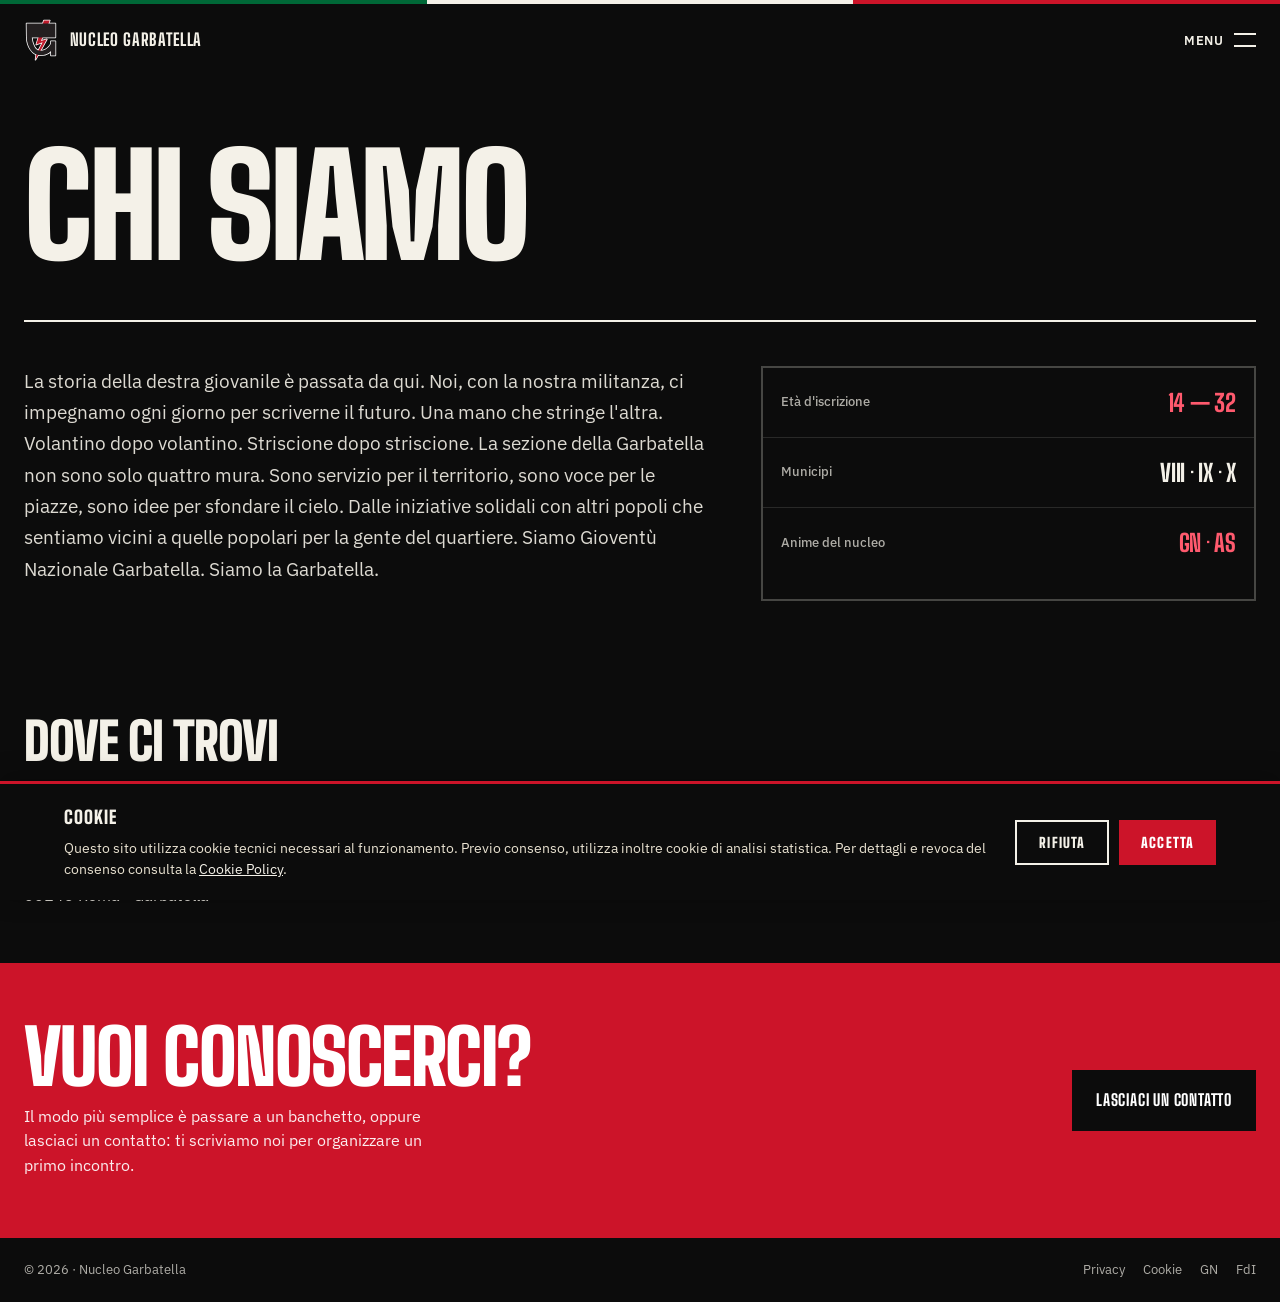
<file: chi-siamo.html>
<!DOCTYPE html>
<html lang="it">
<head>
<meta charset="UTF-8" />
<meta name="viewport" content="width=device-width, initial-scale=1.0" />
<meta name="color-scheme" content="light only" />
<meta name="supported-color-schemes" content="light only" />
<meta name="theme-color" content="#0c0c0c" />
<title>Chi siamo · Nucleo Garbatella di Gioventù Nazionale</title>
<meta name="description" content="Chi siamo, come è nato il nucleo, come si organizza il lavoro sul territorio dei Municipi VIII, IX e X di Roma." />
<link rel="preload" href="/fonts/bsd-900.woff2" as="font" type="font/woff2" crossorigin />
<link rel="preload" href="/fonts/ips-400.woff2" as="font" type="font/woff2" crossorigin />
<link rel="preload" href="/fonts/bsd-800.woff2" as="font" type="font/woff2" crossorigin />
<link rel="stylesheet" href="/fonts/fonts.css" />
<!-- Favicon e icone -->
<link rel="icon" type="image/x-icon" href="/favicon.ico" />
<link rel="icon" type="image/svg+xml" href="/favicon.svg" />
<link rel="icon" type="image/png" sizes="16x16" href="/favicon-16.png" />
<link rel="icon" type="image/png" sizes="32x32" href="/favicon-32.png" />
<link rel="icon" type="image/png" sizes="48x48" href="/favicon-48.png" />
<link rel="icon" type="image/png" sizes="96x96" href="/favicon-96.png" />
<link rel="apple-touch-icon" sizes="180x180" href="/apple-touch-icon.png" />
<link rel="manifest" href="/site.webmanifest" />
<style>
  :root { color-scheme: light only; }
  html { color-scheme: light; background-color: #f4f1e8; }

  * { margin: 0; padding: 0; box-sizing: border-box; }
  html { scroll-behavior: smooth; }
  body {
    background-color: #f4f1e8 !important;
    color: #0c0c0c;
    font-family: "IBM Plex Sans", system-ui, sans-serif;
    font-size: 16px;
    line-height: 1.55;
    -webkit-font-smoothing: antialiased;
    overflow-x: hidden;
    forced-color-adjust: none;
  }
  body.menu-open { overflow: hidden; }

  .container { max-width: 1280px; margin: 0 auto; padding: 0 24px; }
  @media (max-width: 720px) { .container { padding: 0 20px; } }

  /* TRICOLORE */
  .stripe { height: 4px; display: flex; }
  .stripe span { flex: 1; display: block; }
  .stripe .g { background: #006837; }
  .stripe .w { background: #f4f1e8; }
  .stripe .r { background: #cc1429; }

  /* HEADER */
  header.bar {
    background-color: #0c0c0c;
    color: #f4f1e8;
    position: sticky;
    top: 0;
    z-index: 80;
  }
  .bar-inner {
    display: flex;
    justify-content: space-between;
    align-items: center;
    height: 72px;
    padding: 0 24px;
    max-width: 1280px;
    margin: 0 auto;
  }
  @media (max-width: 720px) { .bar-inner { padding: 0 20px; height: 64px; } }
  .bar-brand {
    display: flex;
    align-items: center;
    gap: 12px;
    text-decoration: none;
    color: #f4f1e8;
    font-family: "Big Shoulders Display", sans-serif;
    font-weight: 800;
    font-size: 17px;
    letter-spacing: 0.04em;
    text-transform: uppercase;
  }
  .bar-logo {
    height: 44px;
    width: auto;
    flex-shrink: 0;
    display: block;
  }
  @media (max-width: 720px) {
    .bar-brand { font-size: 15px; gap: 10px; }
    .bar-logo { height: 36px; }
  }

  .hamburger {
    background: transparent;
    border: none;
    color: #f4f1e8;
    cursor: pointer;
    display: flex;
    align-items: center;
    gap: 10px;
    padding: 10px 0;
    font-family: "IBM Plex Sans", sans-serif;
    font-weight: 600;
    font-size: 13px;
    letter-spacing: 0.06em;
    text-transform: uppercase;
  }
  .hamburger-icon { width: 22px; height: 14px; position: relative; display: inline-block; }
  .hamburger-icon span {
    position: absolute;
    left: 0;
    width: 100%;
    height: 2px;
    background: #f4f1e8;
    transition: transform 0.25s ease, opacity 0.2s ease, top 0.25s ease;
  }
  .hamburger-icon span:nth-child(1) { top: 0; }
  .hamburger-icon span:nth-child(2) { top: calc(100% - 2px); }
  .hamburger[aria-expanded="true"] .hamburger-icon span:nth-child(1) {
    top: 50%; transform: translateY(-50%) rotate(45deg);
  }
  .hamburger[aria-expanded="true"] .hamburger-icon span:nth-child(2) {
    top: 50%; transform: translateY(-50%) rotate(-45deg);
  }
  @media (max-width: 480px) { .hamburger-label { display: none; } }

  /* MENU OVERLAY */
  .menu {
    position: fixed;
    inset: 0;
    background: #0c0c0c;
    color: #f4f1e8;
    z-index: 200;
    display: flex;
    flex-direction: column;
    padding: 24px;
    overflow-y: auto;
    transform: translateY(-100%);
    transition: transform 0.35s ease;
    visibility: hidden;
  }
  .menu[aria-hidden="false"] {
    transform: translateY(0);
    visibility: visible;
  }
  .menu-top {
    display: flex;
    justify-content: space-between;
    align-items: center;
    padding-bottom: 14px;
    border-bottom: 1px solid rgba(244,241,232,0.18);
  }
  .menu-brand {
    color: #f4f1e8;
    text-decoration: none;
    font-family: "Big Shoulders Display", sans-serif;
    font-weight: 800;
    font-size: 16px;
    letter-spacing: 0.04em;
    text-transform: uppercase;
    display: flex; align-items: center; gap: 10px;
  }
  .menu-close {
    background: transparent;
    border: none;
    color: #f4f1e8;
    cursor: pointer;
    font-family: "IBM Plex Sans", sans-serif;
    font-weight: 600;
    font-size: 13px;
    letter-spacing: 0.06em;
    text-transform: uppercase;
    display: flex; align-items: center; gap: 10px;
  }
  .menu-close-icon { width: 18px; height: 18px; position: relative; display: inline-block; }
  .menu-close-icon::before, .menu-close-icon::after {
    content: ""; position: absolute; top: 50%; left: 0;
    width: 100%; height: 2px; background: #f4f1e8;
  }
  .menu-close-icon::before { transform: rotate(45deg); }
  .menu-close-icon::after { transform: rotate(-45deg); }

  .menu-nav {
    flex: 1;
    display: flex;
    flex-direction: column;
    margin: auto 0;
    padding: 24px 0;
  }
  .menu-link {
    display: block;
    text-decoration: none;
    color: #f4f1e8;
    font-family: "Big Shoulders Display", sans-serif;
    font-weight: 900;
    font-size: clamp(44px, 10vw, 96px);
    line-height: 1.1;
    letter-spacing: -0.025em;
    text-transform: uppercase;
    padding: 10px 0;
    border-bottom: 1px solid rgba(244,241,232,0.12);
    flex-shrink: 0;
  }
  .menu-link:last-child { border-bottom: none; }
  .menu-link.active { color: #cc1429; }

  .menu-foot {
    display: flex;
    justify-content: space-between;
    align-items: center;
    padding-top: 18px;
    border-top: 1px solid rgba(244,241,232,0.18);
    gap: 16px;
    flex-wrap: wrap;
  }
  .menu-meta {
    font-size: 13px;
    color: rgba(244,241,232,0.75);
    line-height: 1.5;
  }
  .menu-cta {
    display: inline-flex;
    align-items: center;
    gap: 10px;
    background: #cc1429;
    color: #fff;
    text-decoration: none;
    padding: 14px 22px;
    font-family: "Big Shoulders Display", sans-serif;
    font-weight: 800;
    font-size: 15px;
    letter-spacing: 0.05em;
    text-transform: uppercase;
  }

  /* PAGES */
  .page { display: none; }
  .page.active { display: block; }

  /* ===== HOME HERO ===== */
  /* ===== HOME HERO — block layout, no flex tricks ===== */
  .home-hero {
    background-color: #f4f1e8;
    min-height: calc(100vh - 56px - 4px);
    padding: 40px 0 60px;
  }
  @media (max-width: 720px) {
    .home-hero {
      min-height: calc(100vh - 52px - 4px);
      padding: 30px 0 44px;
    }
  }

  .hero-inner {
    max-width: 1280px;
    margin: 0 auto;
    padding: 0 24px;
  }
  @media (max-width: 720px) { .hero-inner { padding: 0 20px; } }

  .hero-context {
    font-size: 13px;
    line-height: 1.4;
    color: #2a2a2a;
    margin: 0;
  }

  .hero-main {
    padding-top: 100px;
  }
  @media (max-width: 720px) { .hero-main { padding-top: 60px; } }

  .hero-content-left {
    max-width: 720px;
  }

  .hero-title {
    font-family: "Big Shoulders Display", sans-serif;
    font-weight: 900;
    font-size: clamp(64px, 16vw, 240px);
    line-height: 0.84;
    letter-spacing: -0.035em;
    text-transform: uppercase;
    color: #0c0c0c;
    margin-bottom: 32px;
  }

  .hero-tagline {
    font-family: "IBM Plex Sans", sans-serif;
    font-weight: 400;
    font-size: clamp(17px, 2.2vw, 22px);
    line-height: 1.5;
    color: #0c0c0c;
    max-width: 52ch;
    padding-top: 26px;
    border-top: 2px solid #0c0c0c;
    margin: 0;
  }
  .hero-tagline strong { font-weight: 600; }

  /* BUTTONS */
  .btn-primary {
    display: inline-flex;
    align-items: center;
    gap: 12px;
    background: #cc1429;
    color: #fff;
    text-decoration: none;
    padding: 16px 22px;
    font-family: "Big Shoulders Display", sans-serif;
    font-weight: 800;
    font-size: 16px;
    letter-spacing: 0.05em;
    text-transform: uppercase;
    border: 2px solid #cc1429;
  }
  .btn-primary:hover, .btn-primary:active { background: #a40f20; border-color: #a40f20; }
  .btn-secondary {
    display: inline-flex;
    align-items: center;
    gap: 10px;
    background: transparent;
    color: #0c0c0c;
    text-decoration: none;
    padding: 14px 20px;
    font-family: "Big Shoulders Display", sans-serif;
    font-weight: 700;
    font-size: 14px;
    letter-spacing: 0.05em;
    text-transform: uppercase;
    border: 2px solid #0c0c0c;
  }
  .btn-secondary:hover { background: #0c0c0c; color: #f4f1e8; }

  /* ===== HOME CARDS ===== */
  .home-cards {
    background-color: #0c0c0c;
    color: #f4f1e8;
    padding: 70px 0;
  }
  @media (max-width: 720px) { .home-cards { padding: 50px 0; } }

  .cards-grid {
    display: grid;
    grid-template-columns: repeat(3, 1fr);
    border-top: 2px solid #f4f1e8;
  }
  @media (max-width: 720px) { .cards-grid { grid-template-columns: 1fr; } }

  .card {
    display: block;
    text-decoration: none;
    color: #f4f1e8;
    padding: 32px 24px 28px;
    border-bottom: 1px solid rgba(244,241,232,0.2);
    border-right: 1px solid rgba(244,241,232,0.2);
  }
  .card:last-child { border-right: none; }
  @media (max-width: 720px) {
    .card { padding: 28px 0; border-right: none; }
    .card:last-child { border-bottom: none; }
  }
  .card:hover { background: rgba(204,20,41,0.12); }

  .card-title {
    font-family: "Big Shoulders Display", sans-serif;
    font-weight: 900;
    font-size: clamp(32px, 4.2vw, 46px);
    line-height: 0.95;
    text-transform: uppercase;
    letter-spacing: -0.018em;
    color: #f4f1e8;
    margin-bottom: 14px;
    display: flex;
    align-items: center;
    justify-content: space-between;
    gap: 12px;
  }
  .card-title .arrow {
    font-size: 0.6em;
    color: #cc1429;
    flex-shrink: 0;
  }
  .card-desc {
    font-size: 15.5px;
    line-height: 1.55;
    color: rgba(244,241,232,0.78);
  }

  /* ===== ISCRIVITI CTA ===== */
  .iscriviti-cta { background-color: #cc1429; color: #fff; padding: 60px 0; }
  @media (max-width: 720px) { .iscriviti-cta { padding: 46px 0; } }
  .iscriviti-cta .container {
    display: grid;
    grid-template-columns: 1.4fr 1fr;
    gap: 36px;
    align-items: center;
  }
  @media (max-width: 720px) {
    .iscriviti-cta .container { grid-template-columns: 1fr; gap: 24px; }
  }
  .iscriviti-cta h3 {
    font-family: "Big Shoulders Display", sans-serif;
    font-weight: 900;
    font-size: clamp(40px, 6.5vw, 76px);
    line-height: 0.9;
    text-transform: uppercase;
    letter-spacing: -0.02em;
    color: #fff;
    margin-bottom: 12px;
  }
  .iscriviti-cta p { font-size: 16px; line-height: 1.55; color: rgba(255,255,255,0.92); max-width: 42ch; }
  .iscriviti-cta .btn-primary {
    background: #0c0c0c;
    border-color: #0c0c0c;
    color: #fff;
    justify-self: end;
  }
  .iscriviti-cta .btn-primary:hover { background: #fff; color: #0c0c0c; border-color: #fff; }
  @media (max-width: 720px) { .iscriviti-cta .btn-primary { justify-self: start; } }

  /* ===== INNER PAGE HERO ===== */
  .page-hero {
    background-color: #f4f1e8;
    border-bottom: 2px solid #0c0c0c;
    padding: 70px 0 50px;
  }
  @media (max-width: 720px) { .page-hero { padding: 44px 0 36px; } }
  .page-hero h1 {
    font-family: "Big Shoulders Display", sans-serif;
    font-weight: 900;
    font-size: clamp(56px, 11vw, 160px);
    line-height: 0.85;
    letter-spacing: -0.03em;
    text-transform: uppercase;
    color: #0c0c0c;
    margin-bottom: 24px;
  }
  .page-hero p.lead {
    font-family: "Big Shoulders Display", sans-serif;
    font-weight: 700;
    font-size: clamp(20px, 2.6vw, 28px);
    line-height: 1.15;
    text-transform: uppercase;
    color: #0c0c0c;
    max-width: 32ch;
    padding-top: 20px;
    border-top: 2px solid #0c0c0c;
  }
  .page-hero p.lead span { color: #cc1429; }

  /* MANIFESTO */
  .manifesto-section { padding: 60px 0; background-color: #f4f1e8; }
  @media (max-width: 720px) { .manifesto-section { padding: 44px 0; } }
  .manifesto-intro {
    font-size: 18px;
    line-height: 1.55;
    max-width: 62ch;
    margin-bottom: 48px;
    color: #2a2a2a;
  }
  .manifesto-intro strong { color: #0c0c0c; font-weight: 600; }

  .points-list { border-top: 2px solid #0c0c0c; }
  .point-row {
    display: grid;
    grid-template-columns: 80px 1fr;
    gap: 24px;
    padding: 30px 0;
    border-bottom: 1px solid rgba(12,12,12,0.15);
    align-items: start;
  }
  @media (max-width: 720px) {
    .point-row { grid-template-columns: 1fr; gap: 10px; padding: 26px 0; }
  }
  .point-row .num {
    font-family: "Big Shoulders Display", sans-serif;
    font-weight: 900;
    font-size: 44px;
    line-height: 1;
    color: #cc1429;
    letter-spacing: -0.02em;
  }
  @media (max-width: 720px) { .point-row .num { font-size: 26px; } }
  .point-row h3 {
    font-family: "Big Shoulders Display", sans-serif;
    font-weight: 900;
    font-size: clamp(26px, 3.6vw, 38px);
    line-height: 0.95;
    text-transform: uppercase;
    letter-spacing: -0.015em;
    margin-bottom: 10px;
    color: #0c0c0c;
  }
  .point-row p { font-size: 16px; line-height: 1.6; color: #2a2a2a; max-width: 60ch; }

  /* CHI SIAMO */
  .chi-section { padding: 0 0 60px; background-color: #0c0c0c; color: #f4f1e8; }
  @media (max-width: 720px) { .chi-section { padding-bottom: 44px; } }
  .chi-section .page-hero {
    background-color: #0c0c0c;
    border-bottom: none;
    padding-bottom: 30px;
  }
  .chi-section .page-hero h1 { color: #f4f1e8; }
  .chi-section .page-hero p.lead { color: #f4f1e8; border-top-color: #f4f1e8; }

  .chi-grid {
    display: grid;
    grid-template-columns: 1.4fr 1fr;
    gap: 44px;
    border-top: 2px solid #f4f1e8;
    padding-top: 44px;
  }
  @media (max-width: 880px) { .chi-grid { grid-template-columns: 1fr; gap: 30px; } }
  .chi-body p {
    font-family: "IBM Plex Sans", sans-serif;
    font-weight: 400;
    font-size: clamp(16px, 1.8vw, 19px);
    line-height: 1.65;
    letter-spacing: normal;
    text-transform: none;
    margin-bottom: 16px;
    color: rgba(244,241,232,0.9);
  }
  .chi-body strong { color: #fff; }

  .chi-facts { border: 2px solid rgba(244,241,232,0.25); }
  .fact {
    display: flex;
    justify-content: space-between;
    align-items: center;
    padding: 16px 18px;
    border-bottom: 1px solid rgba(244,241,232,0.12);

    gap: 12px;
  }
  .fact:last-child { border-bottom: none; }
  .fact-label {
    font-size: 13px;
    font-weight: 500;
    color: rgba(244,241,232,0.7);
  }
  .fact-value {
    font-family: "Big Shoulders Display", sans-serif;
    font-weight: 800;
    font-size: 24px;
    letter-spacing: -0.01em;
    color: #f4f1e8;
    text-transform: uppercase;
    text-align: right;
  }
  .fact-value.red { color: #ff5a6e; }

  /* BLOG */
  .blog-section { padding: 50px 0 60px; background-color: #f4f1e8; }
  @media (max-width: 720px) { .blog-section { padding: 36px 0 44px; } }

  .blog-filters {
    display: flex;
    border-top: 2px solid #0c0c0c;
    border-bottom: 1px solid rgba(12,12,12,0.15);
    overflow-x: auto;
  }
  .blog-filter {
    padding: 13px 18px;
    font-family: "IBM Plex Sans", sans-serif;
    font-weight: 600;
    font-size: 13px;
    letter-spacing: 0.04em;
    color: #2a2a2a;
    text-decoration: none;
    border-right: 1px solid rgba(12,12,12,0.15);
    white-space: nowrap;
    cursor: pointer;
  }
  .blog-filter:last-child { border-right: none; }
  .blog-filter.active { background: #0c0c0c; color: #f4f1e8; }

  .blog-list { border-bottom: 2px solid #0c0c0c; }
  .blog-article {
    display: grid;
    grid-template-columns: 140px 1fr auto;
    gap: 28px;
    padding: 28px 0;
    border-bottom: 1px solid rgba(12,12,12,0.15);
    align-items: start;
    text-decoration: none;
    color: inherit;
  }
  .blog-article:hover { background: rgba(204,20,41,0.06); }
  .blog-article:last-child { border-bottom: none; }
  @media (max-width: 720px) {
    .blog-article { grid-template-columns: 1fr; gap: 10px; padding: 24px 0; }
  }
  .blog-cat {
    font-size: 13px;
    font-weight: 600;
    color: #cc1429;
  }
  .blog-title {
    font-family: "Big Shoulders Display", sans-serif;
    font-weight: 800;
    font-size: clamp(22px, 2.8vw, 30px);
    line-height: 1.05;
    text-transform: uppercase;
    letter-spacing: -0.012em;
    color: #0c0c0c;
    margin-bottom: 8px;
  }
  .blog-desc { font-size: 15px; line-height: 1.55; color: #2a2a2a; max-width: 60ch; }
  .blog-arrow {
    font-family: "Big Shoulders Display", sans-serif;
    font-weight: 800;
    font-size: 22px;
    color: #cc1429;
    align-self: center;
  }
  @media (max-width: 720px) { .blog-arrow { display: none; } }

  /* ===== MANIFESTO "IL SORRISO" — LAYOUT TIPOGRAFICO ===== */
  .manifesto-document {
    max-width: 760px;
    margin: 0 auto 0 0;
    padding: 20px 0 40px;
  }

  .manifesto-epigraph {
    display: grid;
    gap: 24px;
    padding: 30px 0 26px;
    border-top: 2px solid #0c0c0c;
    border-bottom: 1px solid rgba(12,12,12,0.15);
  }
  .manifesto-epigraph.open {
    grid-template-columns: 70px 1fr;
    margin-bottom: 44px;
  }
  .manifesto-epigraph.close {
    grid-template-columns: 1fr 70px;
    margin-top: 52px;
    border-top: 1px solid rgba(12,12,12,0.15);
    border-bottom: 2px solid #0c0c0c;
  }
  .manifesto-epigraph .epigraph-mark {
    font-family: Georgia, "Times New Roman", serif;
    font-weight: 400;
    font-size: 120px;
    line-height: 0.7;
    color: #cc1429;
    user-select: none;
    display: block;
  }
  .manifesto-epigraph.open .epigraph-mark {
    align-self: start;
    padding-top: 12px;
  }
  .manifesto-epigraph.close .epigraph-mark {
    align-self: end;
    text-align: right;
    padding-bottom: 0;
    transform: translateY(15px);
  }
  .manifesto-epigraph p {
    font-family: "IBM Plex Sans", sans-serif;
    font-style: italic;
    font-weight: 400;
    font-size: 19px;
    line-height: 1.55;
    color: #0c0c0c;
    margin: 0;
    align-self: center;
  }

  .manifesto-body p {
    font-family: "IBM Plex Sans", sans-serif;
    font-weight: 400;
    font-size: 16.5px;
    line-height: 1.75;
    color: #0c0c0c;
    margin-bottom: 22px;
    text-align: left;
  }
  .manifesto-body p:last-child { margin-bottom: 0; }
  .manifesto-body p strong { font-weight: 600; }

  @media (max-width: 640px) {
    .manifesto-epigraph.open,
    .manifesto-epigraph.close {
      grid-template-columns: 1fr;
      gap: 10px;
    }
    .manifesto-epigraph .epigraph-mark {
      font-size: 80px;
      line-height: 0.6;
      padding: 0 !important;
      transform: none !important;
    }
    .manifesto-epigraph.close .epigraph-mark {
      text-align: right;
      margin-top: 8px;
    }
    .manifesto-epigraph p {
      font-size: 17px;
    }
    .manifesto-body p {
      font-size: 16px;
      line-height: 1.7;
    }
  }

  /* ===== SCAFFOLD SECTIONS (per popolare con contenuto reale) ===== */

  .scaffold-section { padding: 56px 0; background-color: #f4f1e8; border-top: 1px solid rgba(12,12,12,0.12); }
  @media (max-width: 720px) { .scaffold-section { padding: 40px 0; } }
  .scaffold-section.dark {
    background-color: #0c0c0c;
    color: #f4f1e8;
    border-top: none;
  }

  .scaffold-head {
    margin-bottom: 32px;
  }
  .scaffold-title {
    font-family: "Big Shoulders Display", sans-serif;
    font-weight: 900;
    font-size: clamp(32px, 4.5vw, 52px);
    line-height: 0.95;
    text-transform: uppercase;
    letter-spacing: -0.018em;
    color: #0c0c0c;
    margin-bottom: 14px;
  }
  .scaffold-section.dark .scaffold-title { color: #f4f1e8; }
  .scaffold-intro {
    font-size: 16.5px;
    line-height: 1.6;
    color: #2a2a2a;
    max-width: 62ch;
  }
  .scaffold-section.dark .scaffold-intro { color: rgba(244,241,232,0.85); }
  .scaffold-placeholder {
    color: #888;
    font-style: italic;
  }
  .scaffold-section.dark .scaffold-placeholder { color: rgba(244,241,232,0.55); }

  /* Coordinamento / people grid */
  .people-grid {
    display: grid;
    grid-template-columns: repeat(4, 1fr);
    gap: 0;
    border-top: 2px solid #0c0c0c;
    margin-top: 24px;
  }
  @media (max-width: 880px) { .people-grid { grid-template-columns: repeat(2, 1fr); } }
  @media (max-width: 480px) { .people-grid { grid-template-columns: 1fr; } }
  .person-card {
    padding: 24px 20px 24px 0;
    border-bottom: 1px solid rgba(12,12,12,0.15);
    border-right: 1px solid rgba(12,12,12,0.15);
  }
  .person-card:nth-child(2n) { padding-left: 20px; padding-right: 0; }
  @media (max-width: 880px) {
    .person-card { padding: 20px 16px 20px 0 !important; }
    .person-card:nth-child(2n) { padding-left: 16px !important; padding-right: 0 !important; border-right: none; }
  }
  @media (max-width: 480px) {
    .person-card { padding: 18px 0 !important; border-right: none; }
  }
  .person-avatar {
    width: 56px;
    height: 56px;
    background: rgba(12,12,12,0.08);
    border-radius: 50%;
    margin-bottom: 14px;
    display: flex;
    align-items: center;
    justify-content: center;
    font-family: "Big Shoulders Display", sans-serif;
    font-weight: 800;
    font-size: 22px;
    color: #888;
  }
  .person-name {
    font-family: "Big Shoulders Display", sans-serif;
    font-weight: 800;
    font-size: 20px;
    text-transform: uppercase;
    letter-spacing: -0.005em;
    color: #0c0c0c;
    margin-bottom: 4px;
  }
  .person-role {
    font-size: 13px;
    color: #cc1429;
    font-weight: 500;
  }
  .person-bio {
    font-size: 14px;
    line-height: 1.5;
    color: #2a2a2a;
    margin-top: 8px;
  }

  /* Contact grid */
  .contact-grid {
    display: grid;
    grid-template-columns: repeat(3, 1fr);
    gap: 24px;
    margin-top: 24px;
    border-top: 2px solid #f4f1e8;
    padding-top: 24px;
  }
  @media (max-width: 720px) { .contact-grid { grid-template-columns: 1fr; gap: 20px; } }
  .contact-block h4 {
    font-family: "Big Shoulders Display", sans-serif;
    font-weight: 800;
    font-size: 16px;
    text-transform: uppercase;
    letter-spacing: 0.04em;
    color: #ff5a6e;
    margin-bottom: 10px;
  }
  .contact-block p {
    font-size: 15.5px;
    line-height: 1.55;
    color: rgba(244,241,232,0.9);
  }
  .contact-block a {
    color: #f4f1e8;
    text-decoration: underline;
    text-decoration-thickness: 1px;
    text-underline-offset: 3px;
  }

  /* Manifesto meta */
  .manifesto-meta-grid {
    display: grid;
    grid-template-columns: repeat(3, 1fr);
    border-top: 2px solid #0c0c0c;
    border-bottom: 2px solid #0c0c0c;
    margin-top: 24px;
  }
  @media (max-width: 720px) { .manifesto-meta-grid { grid-template-columns: 1fr; } }
  .manifesto-meta-cell {
    padding: 18px 20px;
    border-right: 1px solid rgba(12,12,12,0.15);
  }
  .manifesto-meta-cell:last-child { border-right: none; }
  @media (max-width: 720px) {
    .manifesto-meta-cell { padding: 14px 0; border-right: none; border-bottom: 1px solid rgba(12,12,12,0.15); }
    .manifesto-meta-cell:last-child { border-bottom: none; }
  }
  .manifesto-meta-cell h4 {
    font-size: 12px;
    font-weight: 600;
    letter-spacing: 0.08em;
    text-transform: uppercase;
    color: #cc1429;
    margin-bottom: 6px;
  }
  .manifesto-meta-cell p {
    font-family: "Big Shoulders Display", sans-serif;
    font-weight: 800;
    font-size: 20px;
    color: #0c0c0c;
    text-transform: uppercase;
    letter-spacing: -0.005em;
  }
  .manifesto-meta-note {
    font-size: 14.5px;
    line-height: 1.6;
    color: #2a2a2a;
    margin-top: 24px;
    max-width: 70ch;
  }

  /* Blog featured */
  .blog-featured-section {
    padding: 36px 0 28px;
    background-color: #f4f1e8;
    border-bottom: 2px solid #0c0c0c;
  }
  .featured-label {
    display: inline-block;
    padding: 4px 10px;
    background: #cc1429;
    color: #fff;
    font-size: 11px;
    font-weight: 700;
    letter-spacing: 0.12em;
    text-transform: uppercase;
    margin-bottom: 18px;
  }
  .featured-article {
    display: grid;
    grid-template-columns: 1.5fr 1fr;
    gap: 36px;
    text-decoration: none;
    color: inherit;
    align-items: start;
    padding: 24px 0;
    border-top: 2px solid #0c0c0c;
  }
  @media (max-width: 720px) { .featured-article { grid-template-columns: 1fr; gap: 16px; } }
  .featured-meta {
    display: flex;
    gap: 16px;
    margin-bottom: 12px;
    font-size: 13px;
    font-weight: 600;
  }
  .featured-meta .blog-cat { color: #cc1429; }
  .featured-meta .blog-status { color: #2a2a2a; }
  .featured-title {
    font-family: "Big Shoulders Display", sans-serif;
    font-weight: 900;
    font-size: clamp(32px, 4.5vw, 52px);
    line-height: 0.95;
    text-transform: uppercase;
    letter-spacing: -0.018em;
    color: #0c0c0c;
    margin-bottom: 14px;
  }
  .featured-desc {
    font-size: 16px;
    line-height: 1.6;
    color: #2a2a2a;
    margin-bottom: 16px;
  }
  .featured-go {
    font-family: "Big Shoulders Display", sans-serif;
    font-weight: 700;
    font-size: 14px;
    text-transform: uppercase;
    letter-spacing: 0.08em;
    color: #cc1429;
  }

  /* Pubblica con noi */
  .submit-block {
    border: 2px dashed rgba(12,12,12,0.25);
    padding: 28px 24px;
    margin-top: 28px;
  }
  .submit-block h4 {
    font-family: "Big Shoulders Display", sans-serif;
    font-weight: 800;
    font-size: 24px;
    text-transform: uppercase;
    letter-spacing: -0.005em;
    margin-bottom: 10px;
    color: #0c0c0c;
  }
  .submit-block p {
    font-size: 15px;
    line-height: 1.6;
    color: #2a2a2a;
    margin-bottom: 8px;
  }
  .submit-block a { color: #cc1429; font-weight: 600; }

  /* ===== TESSERAMENTO FORM ===== */
  .form-section-page { padding: 50px 0 60px; background-color: #f4f1e8; }
  @media (max-width: 720px) { .form-section-page { padding: 36px 0 44px; } }
  .form-wrap {
    max-width: 760px;
    margin: 0;
  }
  .form-block {
    margin-bottom: 36px;
    padding-bottom: 36px;
    border-bottom: 1px solid rgba(12,12,12,0.15);
  }
  .form-block:last-of-type { border-bottom: none; padding-bottom: 0; }
  .form-block-head {
    font-family: "Big Shoulders Display", sans-serif;
    font-weight: 900;
    font-size: 26px;
    text-transform: uppercase;
    letter-spacing: -0.01em;
    color: #0c0c0c;
    margin-bottom: 6px;
  }
  .form-block-desc {
    font-size: 14.5px;
    color: #2a2a2a;
    margin-bottom: 22px;
    line-height: 1.5;
  }
  .form-row {
    display: grid;
    grid-template-columns: 1fr 1fr;
    gap: 16px;
    margin-bottom: 16px;
  }
  .form-row:last-child { margin-bottom: 0; }
  @media (max-width: 600px) { .form-row { grid-template-columns: 1fr; gap: 14px; } }
  .form-field { display: flex; flex-direction: column; gap: 6px; }
  .form-field.full { grid-column: 1 / -1; }
  .form-label {
    font-size: 13px;
    font-weight: 500;
    color: #0c0c0c;
  }
  .form-label .req { color: #cc1429; margin-left: 3px; }
  .form-input,
  .form-select,
  .form-textarea {
    background: #fff;
    border: 1.5px solid rgba(12,12,12,0.25);
    padding: 12px 14px;
    font-family: "IBM Plex Sans", sans-serif;
    font-size: 15px;
    color: #0c0c0c;
    border-radius: 0;
    transition: border-color 0.15s ease;
    width: 100%;
    height: 46px;
    line-height: 1.4;
  }
  .form-textarea { height: auto; min-height: 96px; resize: vertical; }
  .form-input:focus,
  .form-select:focus,
  .form-textarea:focus {
    outline: none;
    border-color: #cc1429;
  }

  /* Select stile custom */
  .form-select {
    appearance: none;
    -webkit-appearance: none;
    -moz-appearance: none;
    padding-right: 42px;
    cursor: pointer;
    background-image: url("data:image/svg+xml;charset=utf-8,%3Csvg xmlns='http://www.w3.org/2000/svg' viewBox='0 0 14 9'%3E%3Cpath d='M1 1l6 6 6-6' fill='none' stroke='%230c0c0c' stroke-width='2'/%3E%3C/svg%3E");
    background-repeat: no-repeat;
    background-position: right 16px center;
    background-size: 12px 8px;
  }

  /* Date come 3 select (Giorno/Mese/Anno) in stile sito */
  .date-selects {
    display: grid;
    grid-template-columns: 1fr 1.5fr 1fr;
    gap: 8px;
  }
  @media (max-width: 380px) {
    .date-selects { grid-template-columns: 1fr; gap: 6px; }
  }

  .form-input:invalid:not(:placeholder-shown),
  .form-select:invalid {
    border-color: rgba(204,20,41,0.4);
  }
  .form-help {
    font-size: 12px;
    color: #6a6a6a;
    margin-top: 4px;
  }

  /* === Articolazione block === */
  .form-articolazione-intro {
    background: #fff;
    border-left: 3px solid #cc1429;
    padding: 14px 18px;
    margin-bottom: 16px;
    font-size: 15px;
    line-height: 1.55;
    color: #0c0c0c;
  }
  .form-articolazione-intro strong { font-weight: 600; }
  .form-articolazione-intro .obbligatorio {
    display: inline-block;
    background: #0c0c0c;
    color: #f4f1e8;
    font-size: 10.5px;
    font-weight: 600;
    letter-spacing: 0.08em;
    text-transform: uppercase;
    padding: 2px 7px;
    margin-left: 6px;
    vertical-align: middle;
  }

  .form-articolazione-options {
    display: flex;
    flex-direction: column;
    gap: 0;
    border-top: 1px solid rgba(12,12,12,0.15);
  }
  .form-articolazione-option {
    border-bottom: 1px solid rgba(12,12,12,0.15);
  }
  .form-articolazione-option .opt-toggle {
    display: flex;
    align-items: flex-start;
    gap: 12px;
    padding: 14px 0;
    cursor: pointer;
    font-size: 15px;
    line-height: 1.5;
    color: #0c0c0c;
  }
  .form-articolazione-option .opt-toggle input[type="checkbox"] {
    width: 18px; height: 18px;
    margin-top: 3px;
    accent-color: #cc1429;
    flex-shrink: 0;
    cursor: pointer;
  }
  .form-articolazione-option .opt-toggle strong { font-weight: 600; }
  .form-articolazione-option .opt-toggle .opt-note {
    display: block;
    font-size: 13px;
    color: #6a6a6a;
    margin-top: 2px;
  }

  /* Conditional fields */
  .form-conditional {
    display: none;
    background: rgba(12,12,12,0.04);
    padding: 16px 18px;
    margin-bottom: 14px;
    border-left: 2px solid #cc1429;
  }
  .form-conditional.show { display: block; }
  .form-conditional .form-row { margin-bottom: 0; }

  /* Pulsante calcola CF */
  .cf-input-wrap {
    display: flex;
    gap: 8px;
    align-items: stretch;
  }
  .cf-input-wrap .form-input { flex: 1; min-width: 0; }
  .cf-calc-btn {
    background: #0c0c0c;
    color: #f4f1e8;
    border: 1.5px solid #0c0c0c;
    padding: 0 16px;
    font-family: "Big Shoulders Display", sans-serif;
    font-weight: 700;
    font-size: 13px;
    letter-spacing: 0.06em;
    text-transform: uppercase;
    cursor: pointer;
    white-space: nowrap;
    transition: background 0.15s ease;
    height: 46px;
    flex-shrink: 0;
  }
  .cf-calc-btn:hover { background: #cc1429; border-color: #cc1429; }
  .cf-calc-btn:disabled { opacity: 0.5; cursor: not-allowed; }
  @media (max-width: 480px) {
    .cf-input-wrap { flex-direction: column; }
    .cf-calc-btn { width: 100%; height: 44px; }
  }
  .cf-feedback {
    margin-top: 6px;
    font-size: 12.5px;
    line-height: 1.4;
  }
  .cf-feedback.error { color: #cc1429; }
  .cf-feedback.success { color: #006837; }

  .form-radio-group {
    display: flex;
    gap: 22px;
    flex-wrap: wrap;
    padding-top: 4px;
  }
  .form-radio-item {
    display: inline-flex;
    align-items: center;
    gap: 8px;
    cursor: pointer;
    font-size: 14.5px;
    color: #0c0c0c;
  }
  .form-radio-item input[type="radio"] {
    width: 18px; height: 18px;
    accent-color: #cc1429;
    flex-shrink: 0;
  }

  .form-consents { display: flex; flex-direction: column; gap: 14px; }
  .form-checkbox {
    display: flex;
    align-items: flex-start;
    gap: 12px;
    cursor: pointer;
    font-size: 14px;
    line-height: 1.5;
    color: #2a2a2a;
  }
  .form-checkbox input[type="checkbox"] {
    width: 18px; height: 18px;
    margin-top: 2px;
    accent-color: #cc1429;
    flex-shrink: 0;
    cursor: pointer;
  }
  .form-checkbox.required-c { color: #0c0c0c; }

  .form-submit-row {
    display: flex;
    align-items: center;
    gap: 16px;
    flex-wrap: wrap;
    margin-top: 28px;
  }
  .form-submit {
    display: inline-flex;
    align-items: center;
    gap: 14px;
    background: #cc1429;
    color: #fff;
    border: 2px solid #cc1429;
    padding: 17px 26px;
    font-family: "Big Shoulders Display", sans-serif;
    font-weight: 800;
    font-size: 17px;
    letter-spacing: 0.05em;
    text-transform: uppercase;
    cursor: pointer;
    transition: background 0.15s ease;
  }
  .form-submit:hover:not(:disabled) { background: #a40f20; border-color: #a40f20; }
  .form-submit:disabled { opacity: 0.5; cursor: not-allowed; }
  .form-submit-note {
    font-size: 12.5px;
    color: #6a6a6a;
    max-width: 32ch;
  }

  /* Form result states */
  .form-result {
    display: none;
    padding: 36px 30px;
    background: #0c0c0c;
    color: #f4f1e8;
    text-align: center;
    border: 2px solid #0c0c0c;
  }
  .form-result.show { display: block; }
  .form-result h3 {
    font-family: "Big Shoulders Display", sans-serif;
    font-weight: 900;
    font-size: clamp(28px, 4vw, 40px);
    line-height: 1;
    text-transform: uppercase;
    letter-spacing: -0.015em;
    margin-bottom: 14px;
  }
  .form-result p {
    font-size: 15.5px;
    line-height: 1.6;
    color: rgba(244,241,232,0.85);
    max-width: 50ch;
    margin: 0 auto;
  }
  .form-result .red { color: #ff5a6e; }
  .form-result.error h3 { color: #ff5a6e; }

  /* Info side block */
  .iscriviti-grid {
    display: grid;
    grid-template-columns: 1.5fr 1fr;
    gap: 48px;
    align-items: start;
  }
  @media (max-width: 880px) { .iscriviti-grid { grid-template-columns: 1fr; gap: 32px; } }
  .iscriviti-info {
    background: #0c0c0c;
    color: #f4f1e8;
    padding: 28px 26px;
    position: sticky;
    top: 76px;
  }
  @media (max-width: 880px) { .iscriviti-info { position: static; } }
  .iscriviti-info h3 {
    font-family: "Big Shoulders Display", sans-serif;
    font-weight: 800;
    font-size: 22px;
    text-transform: uppercase;
    letter-spacing: -0.005em;
    margin-bottom: 14px;
    color: #f4f1e8;
  }
  .iscriviti-info ol {
    list-style: none;
    counter-reset: step;
    padding: 0;
    margin: 0 0 22px 0;
  }
  .iscriviti-info ol li {
    counter-increment: step;
    padding-left: 32px;
    position: relative;
    margin-bottom: 12px;
    font-size: 14.5px;
    line-height: 1.55;
    color: rgba(244,241,232,0.85);
  }
  .iscriviti-info ol li::before {
    content: counter(step, decimal-leading-zero);
    position: absolute;
    left: 0;
    top: 0;
    font-family: "Big Shoulders Display", sans-serif;
    font-weight: 800;
    font-size: 15px;
    color: #ff5a6e;
    letter-spacing: 0.05em;
  }
  .iscriviti-info .info-divider {
    height: 1px;
    background: rgba(244,241,232,0.18);
    margin: 18px 0;
  }
  .iscriviti-info .info-fact {
    font-size: 13px;
    color: rgba(244,241,232,0.7);
    line-height: 1.5;
  }
  .iscriviti-info .info-fact strong {
    display: block;
    color: #f4f1e8;
    font-family: "Big Shoulders Display", sans-serif;
    font-weight: 800;
    font-size: 18px;
    text-transform: uppercase;
    letter-spacing: -0.005em;
    margin-bottom: 2px;
  }

  /* ===== LEGAL PAGES (Privacy, Cookie) ===== */
  .legal-section {
    padding: 50px 0 80px;
    background-color: #f4f1e8;
  }
  @media (max-width: 720px) { .legal-section { padding: 36px 0 60px; } }
  .legal-content {
    max-width: 720px;
  }
  .legal-meta {
    font-size: 13px;
    color: #6a6a6a;
    padding: 12px 16px;
    background: rgba(12,12,12,0.04);
    margin-bottom: 36px;
    border-left: 3px solid #cc1429;
  }
  .legal-content h2 {
    font-family: "Big Shoulders Display", sans-serif;
    font-weight: 800;
    font-size: 22px;
    text-transform: uppercase;
    letter-spacing: -0.005em;
    margin: 36px 0 12px;
    color: #0c0c0c;
  }
  .legal-content h2:first-of-type { margin-top: 0; }
  .legal-content h3 {
    font-size: 15.5px;
    font-weight: 600;
    margin: 22px 0 8px;
    color: #0c0c0c;
  }
  .legal-content p {
    font-size: 15px;
    line-height: 1.65;
    color: #2a2a2a;
    margin-bottom: 14px;
  }
  .legal-content ul, .legal-content ol {
    padding-left: 22px;
    margin-bottom: 16px;
  }
  .legal-content li {
    font-size: 15px;
    line-height: 1.6;
    color: #2a2a2a;
    margin-bottom: 6px;
  }
  .legal-content a {
    color: #cc1429;
    text-decoration: underline;
    text-underline-offset: 2px;
  }
  .legal-content strong { color: #0c0c0c; font-weight: 600; }

  /* ===== INSTAGRAM PREVIEW (Home) ===== */
  .insta-section {
    background: #0c0c0c;
    color: #f4f1e8;
    padding: 80px 0 70px;
  }
  @media (max-width: 720px) { .insta-section { padding: 56px 0 50px; } }
  .insta-head {
    display: grid;
    grid-template-columns: 1.4fr 1fr;
    gap: 36px;
    align-items: end;
    margin-bottom: 36px;
  }
  @media (max-width: 720px) {
    .insta-head { grid-template-columns: 1fr; gap: 14px; align-items: start; margin-bottom: 24px; }
  }
  .insta-eyebrow {
    font-size: 12px;
    font-weight: 600;
    letter-spacing: 0.14em;
    text-transform: uppercase;
    color: #ff5a6e;
    margin-bottom: 12px;
  }
  .insta-title {
    font-family: "Big Shoulders Display", sans-serif;
    font-weight: 900;
    font-size: clamp(40px, 6vw, 80px);
    line-height: 0.9;
    letter-spacing: -0.025em;
    text-transform: uppercase;
    color: #f4f1e8;
  }
  .insta-cta-block {
    text-align: right;
  }
  @media (max-width: 720px) { .insta-cta-block { text-align: left; } }
  .insta-handle {
    font-size: 15px;
    color: rgba(244,241,232,0.75);
    margin-bottom: 10px;
  }
  .insta-cta {
    display: inline-flex;
    align-items: center;
    gap: 12px;
    background: #fff;
    color: #0c0c0c;
    border: 2px solid #fff;
    padding: 14px 22px;
    font-family: "Big Shoulders Display", sans-serif;
    font-weight: 800;
    font-size: 16px;
    text-transform: uppercase;
    letter-spacing: 0.05em;
    text-decoration: none;
    transition: background 0.15s ease;
  }
  .insta-cta:hover { background: #cc1429; border-color: #cc1429; color: #fff; }

  /* Griglia 3x3 placeholder feed */
  .insta-grid {
    display: grid;
    grid-template-columns: repeat(3, 1fr);
    gap: 4px;
    aspect-ratio: 3 / 1;
  }
  @media (max-width: 720px) { .insta-grid { gap: 2px; } }
  .insta-tile {
    aspect-ratio: 1 / 1;
    background: rgba(244,241,232,0.06);
    position: relative;
    overflow: hidden;
    display: flex;
    align-items: center;
    justify-content: center;
    text-decoration: none;
  }
  .insta-tile::after {
    content: "";
    position: absolute;
    inset: 0;
    background: linear-gradient(135deg, rgba(204,20,41,0.08), transparent 60%);
    pointer-events: none;
  }
  .insta-tile-num {
    font-family: "Big Shoulders Display", sans-serif;
    font-weight: 900;
    font-size: clamp(28px, 5vw, 64px);
    color: rgba(244,241,232,0.15);
    letter-spacing: -0.02em;
  }
  .insta-tile.scaffold-placeholder { font-style: normal; color: inherit; }

  .insta-footnote {
    margin-top: 22px;
    font-size: 12.5px;
    color: rgba(244,241,232,0.5);
    line-height: 1.5;
    max-width: 60ch;
  }

  /* FOOTER */
  footer {
    background-color: #0c0c0c;
    color: rgba(244,241,232,0.7);
    padding: 22px 0;
    font-size: 13px;
  }
  .footer-inner {
    display: flex;
    justify-content: space-between;
    flex-wrap: wrap;
    gap: 12px;
    align-items: center;
  }
  .footer-inner a { color: rgba(244,241,232,0.7); text-decoration: none; }
  .footer-inner a:hover { color: #fff; }
  .footer-links { display: flex; gap: 18px; flex-wrap: wrap; }
  .footer-copy-mobile { display: none; }
  @media (max-width: 720px) {
    .footer-copy-desktop { display: none; }
    .footer-copy-mobile { display: inline; }
    .footer-inner { flex-direction: column; align-items: flex-start; gap: 16px; }
  }

  @media (prefers-reduced-motion: reduce) {
    .menu, .hamburger-icon span { transition: none; }
  }
</style>

<!-- Open Graph / social previews -->
<meta property="og:title" content="Chi siamo · Nucleo Garbatella di Gioventù Nazionale" />
<meta property="og:description" content="Chi siamo, come è nato il nucleo, come si organizza il lavoro sul territorio dei Municipi VIII, IX e X di Roma." />
<meta property="og:type" content="website" />
<meta property="og:url" content="https://nucleogarbatella.it/chi-siamo.html" />
<meta property="og:locale" content="it_IT" />
<meta property="og:site_name" content="Nucleo Garbatella" />
<meta property="og:image" content="https://nucleogarbatella.it/og/default.png" />
<meta property="og:image:width" content="1200" />
<meta property="og:image:height" content="630" />
<meta property="og:image:alt" content="Logo del Nucleo Garbatella - Gioventù Nazionale" />
<meta name="twitter:card" content="summary_large_image" />
<meta name="twitter:title" content="Chi siamo · Nucleo Garbatella di Gioventù Nazionale" />
<meta name="twitter:description" content="Chi siamo, come è nato il nucleo, come si organizza il lavoro sul territorio dei Municipi VIII, IX e X di Roma." />
<meta name="twitter:image" content="https://nucleogarbatella.it/og/default.png" />

<script src="/js/cookie-banner.js" defer></script>
<style>html.fonts-pending body{opacity:0;}</style>
<script>
  document.documentElement.classList.add('fonts-pending');
  (function(){
    function show(){
      document.documentElement.classList.remove('fonts-pending');
      var b=document.body;
      if(b){b.style.transition='opacity .15s ease-out';}
    }
    if(document.fonts&&document.fonts.ready){document.fonts.ready.then(show);setTimeout(show,1200);}
    else{show();}
  })();
</script>
<noscript><style>html.fonts-pending body{opacity:1 !important;}</style></noscript>
</head>
<body>

<div class="stripe" aria-hidden="true">
  <span class="g"></span><span class="w"></span><span class="r"></span>
</div>

<header class="bar">
  <div class="bar-inner">
    <a class="bar-brand" href="index.html">
      <img class="bar-logo" src="logo.svg" alt="" aria-hidden="true" />
      <span>Nucleo Garbatella</span>
    </a>
    <button class="hamburger" aria-label="Apri menu" aria-expanded="false" aria-controls="main-menu">
      <span class="hamburger-label">Menu</span>
      <span class="hamburger-icon" aria-hidden="true"><span></span><span></span></span>
    </button>
  </div>
</header>

<nav class="menu" id="main-menu" aria-hidden="true" aria-label="Navigazione principale">
  <div class="menu-top">
    <a class="menu-brand" href="index.html">
      <img class="bar-logo" src="logo.svg" alt="" aria-hidden="true" />
      <span>Nucleo Garbatella</span>
    </a>
    <button class="menu-close" aria-label="Chiudi menu">
      <span>Chiudi</span>
      <span class="menu-close-icon" aria-hidden="true"></span>
    </button>
  </div>

  <div class="menu-nav">
    <a class="menu-link" href="index.html">Home</a>
    <a class="menu-link" href="manifesto.html">Manifesto</a>
    <a class="menu-link" href="chi-siamo.html">Chi siamo</a>
    <a class="menu-link" href="blog.html">Blog</a>
    <a class="menu-link" href="/campagne/colombo">Petizioni</a>
    <a class="menu-link" href="banchetto.html">Scrivici</a>
  </div>

</nav>

<!-- ===================== CHI SIAMO ===================== -->
<main id="chi-siamo">
  <section class="chi-section">
    <div class="page-hero">
      <div class="container">
        <h1>Chi siamo</h1>
      </div>
    </div>

    <div class="container">
      <div class="chi-grid">
        <div class="chi-body">
          <p>La storia della destra giovanile è passata da qui. Noi, con la nostra militanza, ci impegnamo ogni giorno per scriverne il futuro. Una mano che stringe l'altra. Volantino dopo volantino. Striscione dopo striscione. La sezione della Garbatella non sono solo quattro mura. Sono servizio per il territorio, sono voce per le piazze, sono idee per sfondare il cielo. Dalle iniziative solidali con altri popoli che sentiamo vicini a quelle popolari per la gente del quartiere. Siamo Gioventù Nazionale Garbatella. Siamo la Garbatella.</p>
        </div>

        <div class="chi-facts">
          <div class="fact">
            <div class="fact-label">Età d'iscrizione</div>
            <div class="fact-value red">14 — 32</div>
          </div>
          <div class="fact">
            <div class="fact-label">Municipi</div>
            <div class="fact-value">VIII · IX · X</div>
          </div>
          <div class="fact">
            <div class="fact-label">Anime del nucleo</div>
            <div class="fact-value red">GN · AS</div>
          </div>
        </div>
      </div>
    </div>
  </section>

  <section class="scaffold-section dark">
    <div class="container">
      <div class="scaffold-head">
        <h2 class="scaffold-title">Dove ci trovi</h2>
      </div>

      <div class="contact-grid">
        <div class="contact-block">
          <h4>Sezione</h4>
          <p>Via Guendalina Borghese, 8<br />00145 Roma · Garbatella</p>
        </div>
        <div class="contact-block">
          <h4>Email</h4>
          <p><a href="mailto:info@nucleogarbatella.it">info@nucleogarbatella.it</a></p>
        </div>
        <div class="contact-block">
          <h4>Instagram</h4>
          <p><a href="https://www.instagram.com/gngarbatella/" target="_blank" rel="noopener">@gngarbatella</a></p>
        </div>
      </div>
    </div>
  </section>

  <section class="iscriviti-cta">
    <div class="container">
      <div>
        <h3>Vuoi conoscerci?</h3>
        <p>Il modo più semplice è passare a un banchetto, oppure lasciaci un contatto: ti scriviamo noi per organizzare un primo incontro.</p>
      </div>
      <a class="btn-primary" href="banchetto.html">
        Lasciaci un contatto
      </a>
    </div>
  </section>
</main>

<footer>
  <div class="container footer-inner">
    <div>
      <span class="footer-copy-desktop">© 2026 · Nucleo Garbatella</span>
      <span class="footer-copy-mobile">© 2026 Nucleo Garbatella</span>
    </div>
    <div class="footer-links">
      <a href="privacy.html">Privacy</a>
      <a href="cookie.html">Cookie</a>
      <a href="https://www.gioventunazionale.it/" target="_blank" rel="noopener">GN</a>
      <a href="https://www.fratelli-italia.it/" target="_blank" rel="noopener">FdI</a>
    </div>
  </div>
</footer>

<script>
  // Menu hamburger
  const hamburger = document.querySelector('.hamburger');
  const menu = document.getElementById('main-menu');
  const menuClose = document.querySelector('.menu-close');

  function openMenu() {
    hamburger.setAttribute('aria-expanded', 'true');
    menu.setAttribute('aria-hidden', 'false');
    document.body.classList.add('menu-open');
  }
  function closeMenu() {
    hamburger.setAttribute('aria-expanded', 'false');
    menu.setAttribute('aria-hidden', 'true');
    document.body.classList.remove('menu-open');
  }
  hamburger.addEventListener('click', () => {
    hamburger.getAttribute('aria-expanded') === 'true' ? closeMenu() : openMenu();
  });
  menuClose.addEventListener('click', closeMenu);

  // Chiudi menu con Esc
  document.addEventListener('keydown', (e) => {
    if (e.key === 'Escape' && menu.getAttribute('aria-hidden') === 'false') closeMenu();
  });
</script>


</body>
</html>
</file>
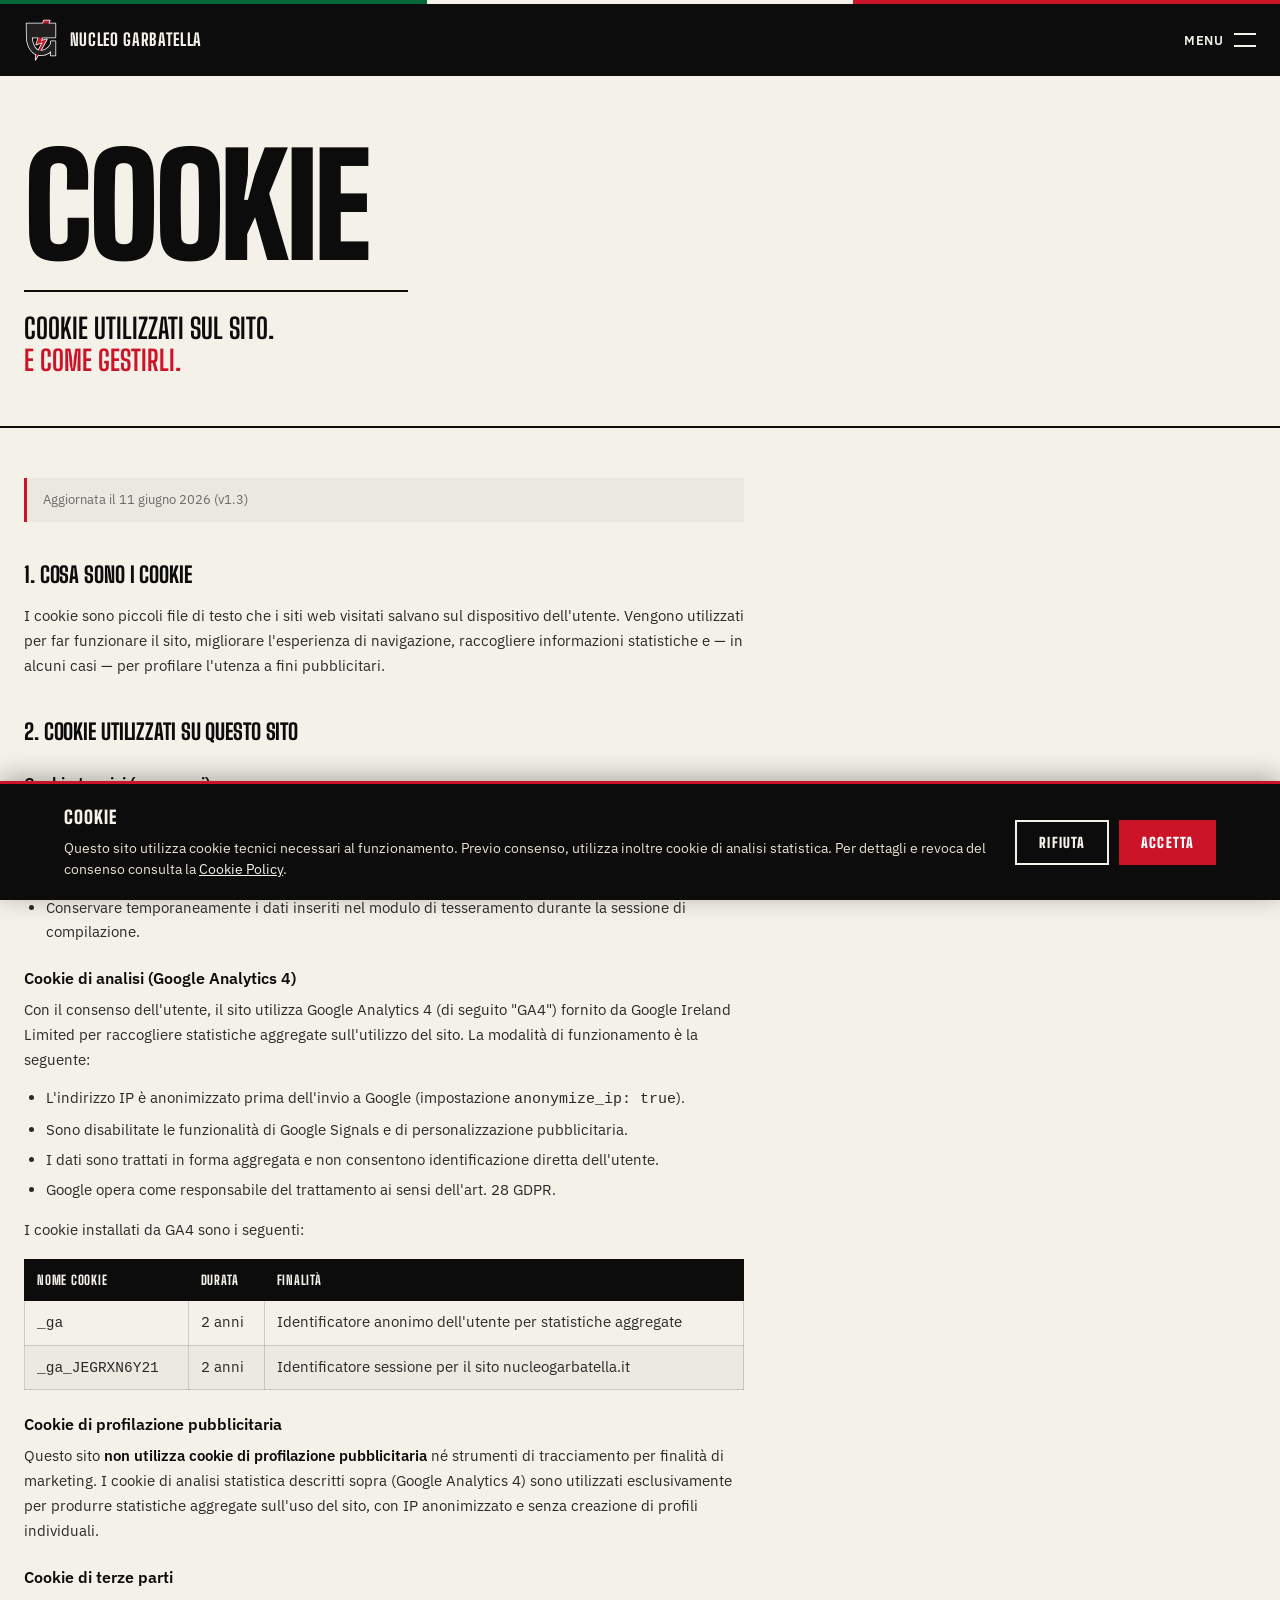
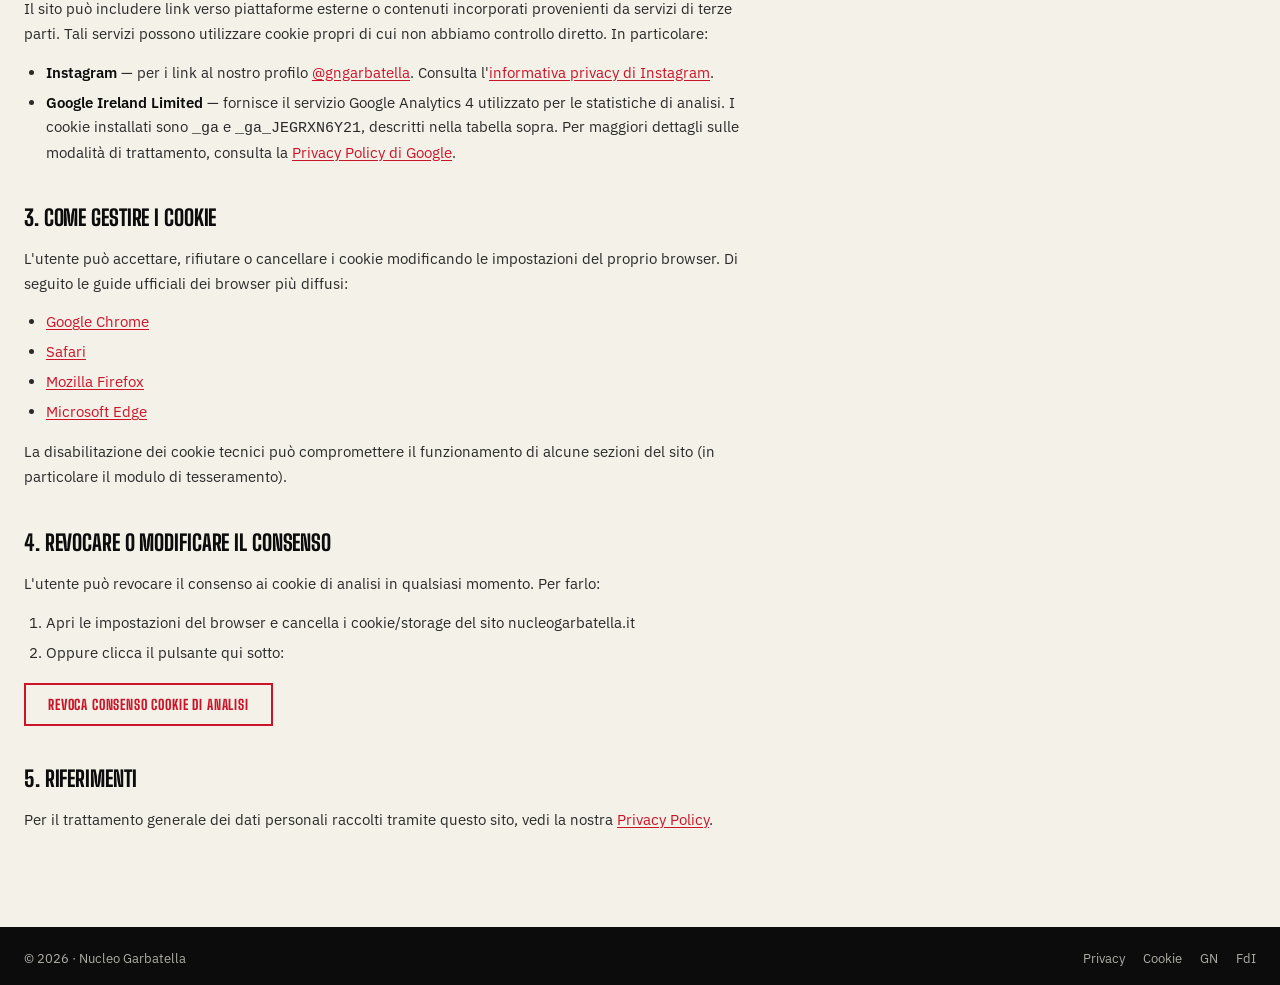
<file: cookie.html>
<!DOCTYPE html>
<html lang="it">
<head>
<meta charset="UTF-8" />
<meta name="viewport" content="width=device-width, initial-scale=1.0" />
<meta name="color-scheme" content="light only" />
<meta name="supported-color-schemes" content="light only" />
<meta name="theme-color" content="#0c0c0c" />
<title>Cookie · Nucleo Garbatella</title>
<meta name="description" content="Cookie policy del sito del Nucleo Garbatella di Gioventù Nazionale." />
<link rel="preload" href="/fonts/bsd-900.woff2" as="font" type="font/woff2" crossorigin />
<link rel="preload" href="/fonts/ips-400.woff2" as="font" type="font/woff2" crossorigin />
<link rel="preload" href="/fonts/bsd-800.woff2" as="font" type="font/woff2" crossorigin />
<link rel="stylesheet" href="/fonts/fonts.css" />
<!-- Favicon e icone -->
<link rel="icon" type="image/x-icon" href="/favicon.ico" />
<link rel="icon" type="image/svg+xml" href="/favicon.svg" />
<link rel="icon" type="image/png" sizes="16x16" href="/favicon-16.png" />
<link rel="icon" type="image/png" sizes="32x32" href="/favicon-32.png" />
<link rel="icon" type="image/png" sizes="48x48" href="/favicon-48.png" />
<link rel="icon" type="image/png" sizes="96x96" href="/favicon-96.png" />
<link rel="apple-touch-icon" sizes="180x180" href="/apple-touch-icon.png" />
<link rel="manifest" href="/site.webmanifest" />
<style>
  :root { color-scheme: light only; }
  html { color-scheme: light; background-color: #f4f1e8; }

  * { margin: 0; padding: 0; box-sizing: border-box; }
  html { scroll-behavior: smooth; }
  body {
    background-color: #f4f1e8 !important;
    color: #0c0c0c;
    font-family: "IBM Plex Sans", system-ui, sans-serif;
    font-size: 16px;
    line-height: 1.55;
    -webkit-font-smoothing: antialiased;
    overflow-x: hidden;
    forced-color-adjust: none;
  }
  body.menu-open { overflow: hidden; }

  .container { max-width: 1280px; margin: 0 auto; padding: 0 24px; }
  @media (max-width: 720px) { .container { padding: 0 20px; } }

  /* TRICOLORE */
  .stripe { height: 4px; display: flex; }
  .stripe span { flex: 1; display: block; }
  .stripe .g { background: #006837; }
  .stripe .w { background: #f4f1e8; }
  .stripe .r { background: #cc1429; }

  /* HEADER */
  header.bar {
    background-color: #0c0c0c;
    color: #f4f1e8;
    position: sticky;
    top: 0;
    z-index: 80;
  }
  .bar-inner {
    display: flex;
    justify-content: space-between;
    align-items: center;
    height: 72px;
    padding: 0 24px;
    max-width: 1280px;
    margin: 0 auto;
  }
  @media (max-width: 720px) { .bar-inner { padding: 0 20px; height: 64px; } }
  .bar-brand {
    display: flex;
    align-items: center;
    gap: 12px;
    text-decoration: none;
    color: #f4f1e8;
    font-family: "Big Shoulders Display", sans-serif;
    font-weight: 800;
    font-size: 17px;
    letter-spacing: 0.04em;
    text-transform: uppercase;
  }
  .bar-logo {
    height: 44px;
    width: auto;
    flex-shrink: 0;
    display: block;
  }
  @media (max-width: 720px) {
    .bar-brand { font-size: 15px; gap: 10px; }
    .bar-logo { height: 36px; }
  }

  .hamburger {
    background: transparent;
    border: none;
    color: #f4f1e8;
    cursor: pointer;
    display: flex;
    align-items: center;
    gap: 10px;
    padding: 10px 0;
    font-family: "IBM Plex Sans", sans-serif;
    font-weight: 600;
    font-size: 13px;
    letter-spacing: 0.06em;
    text-transform: uppercase;
  }
  .hamburger-icon { width: 22px; height: 14px; position: relative; display: inline-block; }
  .hamburger-icon span {
    position: absolute;
    left: 0;
    width: 100%;
    height: 2px;
    background: #f4f1e8;
    transition: transform 0.25s ease, opacity 0.2s ease, top 0.25s ease;
  }
  .hamburger-icon span:nth-child(1) { top: 0; }
  .hamburger-icon span:nth-child(2) { top: calc(100% - 2px); }
  .hamburger[aria-expanded="true"] .hamburger-icon span:nth-child(1) {
    top: 50%; transform: translateY(-50%) rotate(45deg);
  }
  .hamburger[aria-expanded="true"] .hamburger-icon span:nth-child(2) {
    top: 50%; transform: translateY(-50%) rotate(-45deg);
  }
  @media (max-width: 480px) { .hamburger-label { display: none; } }

  /* MENU OVERLAY */
  .menu {
    position: fixed;
    inset: 0;
    background: #0c0c0c;
    color: #f4f1e8;
    z-index: 200;
    display: flex;
    flex-direction: column;
    padding: 24px;
    overflow-y: auto;
    transform: translateY(-100%);
    transition: transform 0.35s ease;
    visibility: hidden;
  }
  .menu[aria-hidden="false"] {
    transform: translateY(0);
    visibility: visible;
  }
  .menu-top {
    display: flex;
    justify-content: space-between;
    align-items: center;
    padding-bottom: 14px;
    border-bottom: 1px solid rgba(244,241,232,0.18);
  }
  .menu-brand {
    color: #f4f1e8;
    text-decoration: none;
    font-family: "Big Shoulders Display", sans-serif;
    font-weight: 800;
    font-size: 16px;
    letter-spacing: 0.04em;
    text-transform: uppercase;
    display: flex; align-items: center; gap: 10px;
  }
  .menu-close {
    background: transparent;
    border: none;
    color: #f4f1e8;
    cursor: pointer;
    font-family: "IBM Plex Sans", sans-serif;
    font-weight: 600;
    font-size: 13px;
    letter-spacing: 0.06em;
    text-transform: uppercase;
    display: flex; align-items: center; gap: 10px;
  }
  .menu-close-icon { width: 18px; height: 18px; position: relative; display: inline-block; }
  .menu-close-icon::before, .menu-close-icon::after {
    content: ""; position: absolute; top: 50%; left: 0;
    width: 100%; height: 2px; background: #f4f1e8;
  }
  .menu-close-icon::before { transform: rotate(45deg); }
  .menu-close-icon::after { transform: rotate(-45deg); }

  .menu-nav {
    flex: 1;
    display: flex;
    flex-direction: column;
    margin: auto 0;
    padding: 24px 0;
  }
  .menu-link {
    display: block;
    text-decoration: none;
    color: #f4f1e8;
    font-family: "Big Shoulders Display", sans-serif;
    font-weight: 900;
    font-size: clamp(44px, 10vw, 96px);
    line-height: 1.1;
    letter-spacing: -0.025em;
    text-transform: uppercase;
    padding: 10px 0;
    border-bottom: 1px solid rgba(244,241,232,0.12);
    flex-shrink: 0;
  }
  .menu-link:last-child { border-bottom: none; }
  .menu-link.active { color: #cc1429; }

  .menu-foot {
    display: flex;
    justify-content: space-between;
    align-items: center;
    padding-top: 18px;
    border-top: 1px solid rgba(244,241,232,0.18);
    gap: 16px;
    flex-wrap: wrap;
  }
  .menu-meta {
    font-size: 13px;
    color: rgba(244,241,232,0.75);
    line-height: 1.5;
  }
  .menu-cta {
    display: inline-flex;
    align-items: center;
    gap: 10px;
    background: #cc1429;
    color: #fff;
    text-decoration: none;
    padding: 14px 22px;
    font-family: "Big Shoulders Display", sans-serif;
    font-weight: 800;
    font-size: 15px;
    letter-spacing: 0.05em;
    text-transform: uppercase;
  }

  /* PAGES */
  .page { display: none; }
  .page.active { display: block; }

  /* ===== HOME HERO ===== */
  /* ===== HOME HERO — block layout, no flex tricks ===== */
  .home-hero {
    background-color: #f4f1e8;
    min-height: calc(100vh - 56px - 4px);
    padding: 40px 0 60px;
  }
  @media (max-width: 720px) {
    .home-hero {
      min-height: calc(100vh - 52px - 4px);
      padding: 30px 0 44px;
    }
  }

  .hero-inner {
    max-width: 1280px;
    margin: 0 auto;
    padding: 0 24px;
  }
  @media (max-width: 720px) { .hero-inner { padding: 0 20px; } }

  .hero-context {
    font-size: 13px;
    line-height: 1.4;
    color: #2a2a2a;
    margin: 0;
  }

  .hero-main {
    padding-top: 100px;
  }
  @media (max-width: 720px) { .hero-main { padding-top: 60px; } }

  .hero-content-left {
    max-width: 720px;
  }

  .hero-title {
    font-family: "Big Shoulders Display", sans-serif;
    font-weight: 900;
    font-size: clamp(64px, 16vw, 240px);
    line-height: 0.84;
    letter-spacing: -0.035em;
    text-transform: uppercase;
    color: #0c0c0c;
    margin-bottom: 32px;
  }

  .hero-tagline {
    font-family: "IBM Plex Sans", sans-serif;
    font-weight: 400;
    font-size: clamp(17px, 2.2vw, 22px);
    line-height: 1.5;
    color: #0c0c0c;
    max-width: 52ch;
    padding-top: 26px;
    border-top: 2px solid #0c0c0c;
    margin: 0;
  }
  .hero-tagline strong { font-weight: 600; }

  /* BUTTONS */
  .btn-primary {
    display: inline-flex;
    align-items: center;
    gap: 12px;
    background: #cc1429;
    color: #fff;
    text-decoration: none;
    padding: 16px 22px;
    font-family: "Big Shoulders Display", sans-serif;
    font-weight: 800;
    font-size: 16px;
    letter-spacing: 0.05em;
    text-transform: uppercase;
    border: 2px solid #cc1429;
  }
  .btn-primary:hover, .btn-primary:active { background: #a40f20; border-color: #a40f20; }
  .btn-secondary {
    display: inline-flex;
    align-items: center;
    gap: 10px;
    background: transparent;
    color: #0c0c0c;
    text-decoration: none;
    padding: 14px 20px;
    font-family: "Big Shoulders Display", sans-serif;
    font-weight: 700;
    font-size: 14px;
    letter-spacing: 0.05em;
    text-transform: uppercase;
    border: 2px solid #0c0c0c;
  }
  .btn-secondary:hover { background: #0c0c0c; color: #f4f1e8; }

  /* ===== HOME CARDS ===== */
  .home-cards {
    background-color: #0c0c0c;
    color: #f4f1e8;
    padding: 70px 0;
  }
  @media (max-width: 720px) { .home-cards { padding: 50px 0; } }

  .cards-grid {
    display: grid;
    grid-template-columns: repeat(3, 1fr);
    border-top: 2px solid #f4f1e8;
  }
  @media (max-width: 720px) { .cards-grid { grid-template-columns: 1fr; } }

  .card {
    display: block;
    text-decoration: none;
    color: #f4f1e8;
    padding: 32px 24px 28px;
    border-bottom: 1px solid rgba(244,241,232,0.2);
    border-right: 1px solid rgba(244,241,232,0.2);
  }
  .card:last-child { border-right: none; }
  @media (max-width: 720px) {
    .card { padding: 28px 0; border-right: none; }
    .card:last-child { border-bottom: none; }
  }
  .card:hover { background: rgba(204,20,41,0.12); }

  .card-title {
    font-family: "Big Shoulders Display", sans-serif;
    font-weight: 900;
    font-size: clamp(32px, 4.2vw, 46px);
    line-height: 0.95;
    text-transform: uppercase;
    letter-spacing: -0.018em;
    color: #f4f1e8;
    margin-bottom: 14px;
    display: flex;
    align-items: center;
    justify-content: space-between;
    gap: 12px;
  }
  .card-title .arrow {
    font-size: 0.6em;
    color: #cc1429;
    flex-shrink: 0;
  }
  .card-desc {
    font-size: 15.5px;
    line-height: 1.55;
    color: rgba(244,241,232,0.78);
  }

  /* ===== ISCRIVITI CTA ===== */
  .iscriviti-cta { background-color: #cc1429; color: #fff; padding: 60px 0; }
  @media (max-width: 720px) { .iscriviti-cta { padding: 46px 0; } }
  .iscriviti-cta .container {
    display: grid;
    grid-template-columns: 1.4fr 1fr;
    gap: 36px;
    align-items: center;
  }
  @media (max-width: 720px) {
    .iscriviti-cta .container { grid-template-columns: 1fr; gap: 24px; }
  }
  .iscriviti-cta h3 {
    font-family: "Big Shoulders Display", sans-serif;
    font-weight: 900;
    font-size: clamp(40px, 6.5vw, 76px);
    line-height: 0.9;
    text-transform: uppercase;
    letter-spacing: -0.02em;
    color: #fff;
    margin-bottom: 12px;
  }
  .iscriviti-cta p { font-size: 16px; line-height: 1.55; color: rgba(255,255,255,0.92); max-width: 42ch; }
  .iscriviti-cta .btn-primary {
    background: #0c0c0c;
    border-color: #0c0c0c;
    color: #fff;
    justify-self: end;
  }
  .iscriviti-cta .btn-primary:hover { background: #fff; color: #0c0c0c; border-color: #fff; }
  @media (max-width: 720px) { .iscriviti-cta .btn-primary { justify-self: start; } }

  /* ===== INNER PAGE HERO ===== */
  .page-hero {
    background-color: #f4f1e8;
    border-bottom: 2px solid #0c0c0c;
    padding: 70px 0 50px;
  }
  @media (max-width: 720px) { .page-hero { padding: 44px 0 36px; } }
  .page-hero h1 {
    font-family: "Big Shoulders Display", sans-serif;
    font-weight: 900;
    font-size: clamp(56px, 11vw, 160px);
    line-height: 0.85;
    letter-spacing: -0.03em;
    text-transform: uppercase;
    color: #0c0c0c;
    margin-bottom: 24px;
  }
  .page-hero p.lead {
    font-family: "Big Shoulders Display", sans-serif;
    font-weight: 700;
    font-size: clamp(20px, 2.6vw, 28px);
    line-height: 1.15;
    text-transform: uppercase;
    color: #0c0c0c;
    max-width: 32ch;
    padding-top: 20px;
    border-top: 2px solid #0c0c0c;
  }
  .page-hero p.lead span { color: #cc1429; }

  /* MANIFESTO */
  .manifesto-section { padding: 60px 0; background-color: #f4f1e8; }
  @media (max-width: 720px) { .manifesto-section { padding: 44px 0; } }
  .manifesto-intro {
    font-size: 18px;
    line-height: 1.55;
    max-width: 62ch;
    margin-bottom: 48px;
    color: #2a2a2a;
  }
  .manifesto-intro strong { color: #0c0c0c; font-weight: 600; }

  .points-list { border-top: 2px solid #0c0c0c; }
  .point-row {
    display: grid;
    grid-template-columns: 80px 1fr;
    gap: 24px;
    padding: 30px 0;
    border-bottom: 1px solid rgba(12,12,12,0.15);
    align-items: start;
  }
  @media (max-width: 720px) {
    .point-row { grid-template-columns: 1fr; gap: 10px; padding: 26px 0; }
  }
  .point-row .num {
    font-family: "Big Shoulders Display", sans-serif;
    font-weight: 900;
    font-size: 44px;
    line-height: 1;
    color: #cc1429;
    letter-spacing: -0.02em;
  }
  @media (max-width: 720px) { .point-row .num { font-size: 26px; } }
  .point-row h3 {
    font-family: "Big Shoulders Display", sans-serif;
    font-weight: 900;
    font-size: clamp(26px, 3.6vw, 38px);
    line-height: 0.95;
    text-transform: uppercase;
    letter-spacing: -0.015em;
    margin-bottom: 10px;
    color: #0c0c0c;
  }
  .point-row p { font-size: 16px; line-height: 1.6; color: #2a2a2a; max-width: 60ch; }

  /* CHI SIAMO */
  .chi-section { padding: 0 0 60px; background-color: #0c0c0c; color: #f4f1e8; }
  @media (max-width: 720px) { .chi-section { padding-bottom: 44px; } }
  .chi-section .page-hero {
    background-color: #0c0c0c;
    border-bottom: none;
    padding-bottom: 30px;
  }
  .chi-section .page-hero h1 { color: #f4f1e8; }
  .chi-section .page-hero p.lead { color: #f4f1e8; border-top-color: #f4f1e8; }

  .chi-grid {
    display: grid;
    grid-template-columns: 1.4fr 1fr;
    gap: 44px;
    border-top: 2px solid #f4f1e8;
    padding-top: 44px;
  }
  @media (max-width: 880px) { .chi-grid { grid-template-columns: 1fr; gap: 30px; } }
  .chi-body p { font-size: 16.5px; line-height: 1.6; margin-bottom: 16px; color: rgba(244,241,232,0.9); }
  .chi-body p:first-child {
    font-family: "Big Shoulders Display", sans-serif;
    font-weight: 700;
    font-size: clamp(24px, 3vw, 32px);
    line-height: 1.1;
    text-transform: uppercase;
    color: #f4f1e8;
    margin-bottom: 22px;
  }
  .chi-body strong { color: #fff; }

  .chi-facts { border: 2px solid rgba(244,241,232,0.25); }
  .fact {
    display: grid;
    grid-template-columns: 1fr auto;
    align-items: baseline;
    padding: 16px 18px;
    border-bottom: 1px solid rgba(244,241,232,0.12);

    gap: 12px;
  }
  .fact:last-child { border-bottom: none; }
  .fact-label {
    font-size: 13px;
    font-weight: 500;
    color: rgba(244,241,232,0.7);
  }
  .fact-value {
    font-family: "Big Shoulders Display", sans-serif;
    font-weight: 800;
    font-size: 24px;
    letter-spacing: -0.01em;
    color: #f4f1e8;
    text-transform: uppercase;
  }
  .fact-value.red { color: #ff5a6e; }

  /* BLOG */
  .blog-section { padding: 50px 0 60px; background-color: #f4f1e8; }
  @media (max-width: 720px) { .blog-section { padding: 36px 0 44px; } }

  .blog-filters {
    display: flex;
    border-top: 2px solid #0c0c0c;
    border-bottom: 1px solid rgba(12,12,12,0.15);
    overflow-x: auto;
  }
  .blog-filter {
    padding: 13px 18px;
    font-family: "IBM Plex Sans", sans-serif;
    font-weight: 600;
    font-size: 13px;
    letter-spacing: 0.04em;
    color: #2a2a2a;
    text-decoration: none;
    border-right: 1px solid rgba(12,12,12,0.15);
    white-space: nowrap;
    cursor: pointer;
  }
  .blog-filter:last-child { border-right: none; }
  .blog-filter.active { background: #0c0c0c; color: #f4f1e8; }

  .blog-list { border-bottom: 2px solid #0c0c0c; }
  .blog-article {
    display: grid;
    grid-template-columns: 140px 1fr auto;
    gap: 28px;
    padding: 28px 0;
    border-bottom: 1px solid rgba(12,12,12,0.15);
    align-items: start;
    text-decoration: none;
    color: inherit;
  }
  .blog-article:hover { background: rgba(204,20,41,0.06); }
  .blog-article:last-child { border-bottom: none; }
  @media (max-width: 720px) {
    .blog-article { grid-template-columns: 1fr; gap: 10px; padding: 24px 0; }
  }
  .blog-cat {
    font-size: 13px;
    font-weight: 600;
    color: #cc1429;
  }
  .blog-title {
    font-family: "Big Shoulders Display", sans-serif;
    font-weight: 800;
    font-size: clamp(22px, 2.8vw, 30px);
    line-height: 1.05;
    text-transform: uppercase;
    letter-spacing: -0.012em;
    color: #0c0c0c;
    margin-bottom: 8px;
  }
  .blog-desc { font-size: 15px; line-height: 1.55; color: #2a2a2a; max-width: 60ch; }
  .blog-arrow {
    font-family: "Big Shoulders Display", sans-serif;
    font-weight: 800;
    font-size: 22px;
    color: #cc1429;
    align-self: center;
  }
  @media (max-width: 720px) { .blog-arrow { display: none; } }

  /* ===== MANIFESTO "IL SORRISO" — LAYOUT TIPOGRAFICO ===== */
  .manifesto-document {
    max-width: 760px;
    margin: 0 auto 0 0;
    padding: 20px 0 40px;
  }

  .manifesto-epigraph {
    display: grid;
    gap: 24px;
    padding: 30px 0 26px;
    border-top: 2px solid #0c0c0c;
    border-bottom: 1px solid rgba(12,12,12,0.15);
  }
  .manifesto-epigraph.open {
    grid-template-columns: 70px 1fr;
    margin-bottom: 44px;
  }
  .manifesto-epigraph.close {
    grid-template-columns: 1fr 70px;
    margin-top: 52px;
    border-top: 1px solid rgba(12,12,12,0.15);
    border-bottom: 2px solid #0c0c0c;
  }
  .manifesto-epigraph .epigraph-mark {
    font-family: Georgia, "Times New Roman", serif;
    font-weight: 400;
    font-size: 120px;
    line-height: 0.7;
    color: #cc1429;
    user-select: none;
    display: block;
  }
  .manifesto-epigraph.open .epigraph-mark {
    align-self: start;
    padding-top: 12px;
  }
  .manifesto-epigraph.close .epigraph-mark {
    align-self: end;
    text-align: right;
    padding-bottom: 0;
    transform: translateY(15px);
  }
  .manifesto-epigraph p {
    font-family: "IBM Plex Sans", sans-serif;
    font-style: italic;
    font-weight: 400;
    font-size: 19px;
    line-height: 1.55;
    color: #0c0c0c;
    margin: 0;
    align-self: center;
  }

  .manifesto-body p {
    font-family: "IBM Plex Sans", sans-serif;
    font-weight: 400;
    font-size: 16.5px;
    line-height: 1.75;
    color: #0c0c0c;
    margin-bottom: 22px;
    text-align: left;
  }
  .manifesto-body p:last-child { margin-bottom: 0; }
  .manifesto-body p strong { font-weight: 600; }

  @media (max-width: 640px) {
    .manifesto-epigraph.open,
    .manifesto-epigraph.close {
      grid-template-columns: 1fr;
      gap: 10px;
    }
    .manifesto-epigraph .epigraph-mark {
      font-size: 80px;
      line-height: 0.6;
      padding: 0 !important;
      transform: none !important;
    }
    .manifesto-epigraph.close .epigraph-mark {
      text-align: right;
      margin-top: 8px;
    }
    .manifesto-epigraph p {
      font-size: 17px;
    }
    .manifesto-body p {
      font-size: 16px;
      line-height: 1.7;
    }
  }

  /* ===== SCAFFOLD SECTIONS (per popolare con contenuto reale) ===== */

  .scaffold-section { padding: 56px 0; background-color: #f4f1e8; border-top: 1px solid rgba(12,12,12,0.12); }
  @media (max-width: 720px) { .scaffold-section { padding: 40px 0; } }
  .scaffold-section.dark {
    background-color: #0c0c0c;
    color: #f4f1e8;
    border-top: none;
  }

  .scaffold-head {
    margin-bottom: 32px;
  }
  .scaffold-title {
    font-family: "Big Shoulders Display", sans-serif;
    font-weight: 900;
    font-size: clamp(32px, 4.5vw, 52px);
    line-height: 0.95;
    text-transform: uppercase;
    letter-spacing: -0.018em;
    color: #0c0c0c;
    margin-bottom: 14px;
  }
  .scaffold-section.dark .scaffold-title { color: #f4f1e8; }
  .scaffold-intro {
    font-size: 16.5px;
    line-height: 1.6;
    color: #2a2a2a;
    max-width: 62ch;
  }
  .scaffold-section.dark .scaffold-intro { color: rgba(244,241,232,0.85); }
  .scaffold-placeholder {
    color: #888;
    font-style: italic;
  }
  .scaffold-section.dark .scaffold-placeholder { color: rgba(244,241,232,0.55); }

  /* Coordinamento / people grid */
  .people-grid {
    display: grid;
    grid-template-columns: repeat(4, 1fr);
    gap: 0;
    border-top: 2px solid #0c0c0c;
    margin-top: 24px;
  }
  @media (max-width: 880px) { .people-grid { grid-template-columns: repeat(2, 1fr); } }
  @media (max-width: 480px) { .people-grid { grid-template-columns: 1fr; } }
  .person-card {
    padding: 24px 20px 24px 0;
    border-bottom: 1px solid rgba(12,12,12,0.15);
    border-right: 1px solid rgba(12,12,12,0.15);
  }
  .person-card:nth-child(2n) { padding-left: 20px; padding-right: 0; }
  @media (max-width: 880px) {
    .person-card { padding: 20px 16px 20px 0 !important; }
    .person-card:nth-child(2n) { padding-left: 16px !important; padding-right: 0 !important; border-right: none; }
  }
  @media (max-width: 480px) {
    .person-card { padding: 18px 0 !important; border-right: none; }
  }
  .person-avatar {
    width: 56px;
    height: 56px;
    background: rgba(12,12,12,0.08);
    border-radius: 50%;
    margin-bottom: 14px;
    display: flex;
    align-items: center;
    justify-content: center;
    font-family: "Big Shoulders Display", sans-serif;
    font-weight: 800;
    font-size: 22px;
    color: #888;
  }
  .person-name {
    font-family: "Big Shoulders Display", sans-serif;
    font-weight: 800;
    font-size: 20px;
    text-transform: uppercase;
    letter-spacing: -0.005em;
    color: #0c0c0c;
    margin-bottom: 4px;
  }
  .person-role {
    font-size: 13px;
    color: #cc1429;
    font-weight: 500;
  }
  .person-bio {
    font-size: 14px;
    line-height: 1.5;
    color: #2a2a2a;
    margin-top: 8px;
  }

  /* Contact grid */
  .contact-grid {
    display: grid;
    grid-template-columns: repeat(3, 1fr);
    gap: 24px;
    margin-top: 24px;
    border-top: 2px solid #f4f1e8;
    padding-top: 24px;
  }
  @media (max-width: 720px) { .contact-grid { grid-template-columns: 1fr; gap: 20px; } }
  .contact-block h4 {
    font-family: "Big Shoulders Display", sans-serif;
    font-weight: 800;
    font-size: 16px;
    text-transform: uppercase;
    letter-spacing: 0.04em;
    color: #ff5a6e;
    margin-bottom: 10px;
  }
  .contact-block p {
    font-size: 15.5px;
    line-height: 1.55;
    color: rgba(244,241,232,0.9);
  }
  .contact-block a {
    color: #f4f1e8;
    text-decoration: underline;
    text-decoration-thickness: 1px;
    text-underline-offset: 3px;
  }

  /* Manifesto meta */
  .manifesto-meta-grid {
    display: grid;
    grid-template-columns: repeat(3, 1fr);
    border-top: 2px solid #0c0c0c;
    border-bottom: 2px solid #0c0c0c;
    margin-top: 24px;
  }
  @media (max-width: 720px) { .manifesto-meta-grid { grid-template-columns: 1fr; } }
  .manifesto-meta-cell {
    padding: 18px 20px;
    border-right: 1px solid rgba(12,12,12,0.15);
  }
  .manifesto-meta-cell:last-child { border-right: none; }
  @media (max-width: 720px) {
    .manifesto-meta-cell { padding: 14px 0; border-right: none; border-bottom: 1px solid rgba(12,12,12,0.15); }
    .manifesto-meta-cell:last-child { border-bottom: none; }
  }
  .manifesto-meta-cell h4 {
    font-size: 12px;
    font-weight: 600;
    letter-spacing: 0.08em;
    text-transform: uppercase;
    color: #cc1429;
    margin-bottom: 6px;
  }
  .manifesto-meta-cell p {
    font-family: "Big Shoulders Display", sans-serif;
    font-weight: 800;
    font-size: 20px;
    color: #0c0c0c;
    text-transform: uppercase;
    letter-spacing: -0.005em;
  }
  .manifesto-meta-note {
    font-size: 14.5px;
    line-height: 1.6;
    color: #2a2a2a;
    margin-top: 24px;
    max-width: 70ch;
  }

  /* Blog featured */
  .blog-featured-section {
    padding: 36px 0 28px;
    background-color: #f4f1e8;
    border-bottom: 2px solid #0c0c0c;
  }
  .featured-label {
    display: inline-block;
    padding: 4px 10px;
    background: #cc1429;
    color: #fff;
    font-size: 11px;
    font-weight: 700;
    letter-spacing: 0.12em;
    text-transform: uppercase;
    margin-bottom: 18px;
  }
  .featured-article {
    display: grid;
    grid-template-columns: 1.5fr 1fr;
    gap: 36px;
    text-decoration: none;
    color: inherit;
    align-items: start;
    padding: 24px 0;
    border-top: 2px solid #0c0c0c;
  }
  @media (max-width: 720px) { .featured-article { grid-template-columns: 1fr; gap: 16px; } }
  .featured-meta {
    display: flex;
    gap: 16px;
    margin-bottom: 12px;
    font-size: 13px;
    font-weight: 600;
  }
  .featured-meta .blog-cat { color: #cc1429; }
  .featured-meta .blog-status { color: #2a2a2a; }
  .featured-title {
    font-family: "Big Shoulders Display", sans-serif;
    font-weight: 900;
    font-size: clamp(32px, 4.5vw, 52px);
    line-height: 0.95;
    text-transform: uppercase;
    letter-spacing: -0.018em;
    color: #0c0c0c;
    margin-bottom: 14px;
  }
  .featured-desc {
    font-size: 16px;
    line-height: 1.6;
    color: #2a2a2a;
    margin-bottom: 16px;
  }
  .featured-go {
    font-family: "Big Shoulders Display", sans-serif;
    font-weight: 700;
    font-size: 14px;
    text-transform: uppercase;
    letter-spacing: 0.08em;
    color: #cc1429;
  }

  /* Pubblica con noi */
  .submit-block {
    border: 2px dashed rgba(12,12,12,0.25);
    padding: 28px 24px;
    margin-top: 28px;
  }
  .submit-block h4 {
    font-family: "Big Shoulders Display", sans-serif;
    font-weight: 800;
    font-size: 24px;
    text-transform: uppercase;
    letter-spacing: -0.005em;
    margin-bottom: 10px;
    color: #0c0c0c;
  }
  .submit-block p {
    font-size: 15px;
    line-height: 1.6;
    color: #2a2a2a;
    margin-bottom: 8px;
  }
  .submit-block a { color: #cc1429; font-weight: 600; }

  /* ===== TESSERAMENTO FORM ===== */
  .form-section-page { padding: 50px 0 60px; background-color: #f4f1e8; }
  @media (max-width: 720px) { .form-section-page { padding: 36px 0 44px; } }
  .form-wrap {
    max-width: 760px;
    margin: 0;
  }
  .form-block {
    margin-bottom: 36px;
    padding-bottom: 36px;
    border-bottom: 1px solid rgba(12,12,12,0.15);
  }
  .form-block:last-of-type { border-bottom: none; padding-bottom: 0; }
  .form-block-head {
    font-family: "Big Shoulders Display", sans-serif;
    font-weight: 900;
    font-size: 26px;
    text-transform: uppercase;
    letter-spacing: -0.01em;
    color: #0c0c0c;
    margin-bottom: 6px;
  }
  .form-block-desc {
    font-size: 14.5px;
    color: #2a2a2a;
    margin-bottom: 22px;
    line-height: 1.5;
  }
  .form-row {
    display: grid;
    grid-template-columns: 1fr 1fr;
    gap: 16px;
    margin-bottom: 16px;
  }
  .form-row:last-child { margin-bottom: 0; }
  @media (max-width: 600px) { .form-row { grid-template-columns: 1fr; gap: 14px; } }
  .form-field { display: flex; flex-direction: column; gap: 6px; }
  .form-field.full { grid-column: 1 / -1; }
  .form-label {
    font-size: 13px;
    font-weight: 500;
    color: #0c0c0c;
  }
  .form-label .req { color: #cc1429; margin-left: 3px; }
  .form-input,
  .form-select,
  .form-textarea {
    background: #fff;
    border: 1.5px solid rgba(12,12,12,0.25);
    padding: 12px 14px;
    font-family: "IBM Plex Sans", sans-serif;
    font-size: 15px;
    color: #0c0c0c;
    border-radius: 0;
    transition: border-color 0.15s ease;
    width: 100%;
    height: 46px;
    line-height: 1.4;
  }
  .form-textarea { height: auto; min-height: 96px; resize: vertical; }
  .form-input:focus,
  .form-select:focus,
  .form-textarea:focus {
    outline: none;
    border-color: #cc1429;
  }

  /* Select stile custom */
  .form-select {
    appearance: none;
    -webkit-appearance: none;
    -moz-appearance: none;
    padding-right: 42px;
    cursor: pointer;
    background-image: url("data:image/svg+xml;charset=utf-8,%3Csvg xmlns='http://www.w3.org/2000/svg' viewBox='0 0 14 9'%3E%3Cpath d='M1 1l6 6 6-6' fill='none' stroke='%230c0c0c' stroke-width='2'/%3E%3C/svg%3E");
    background-repeat: no-repeat;
    background-position: right 16px center;
    background-size: 12px 8px;
  }

  /* Date come 3 select (Giorno/Mese/Anno) in stile sito */
  .date-selects {
    display: grid;
    grid-template-columns: 1fr 1.5fr 1fr;
    gap: 8px;
  }
  @media (max-width: 380px) {
    .date-selects { grid-template-columns: 1fr; gap: 6px; }
  }

  .form-input:invalid:not(:placeholder-shown),
  .form-select:invalid {
    border-color: rgba(204,20,41,0.4);
  }
  .form-help {
    font-size: 12px;
    color: #6a6a6a;
    margin-top: 4px;
  }

  /* === Articolazione block === */
  .form-articolazione-intro {
    background: #fff;
    border-left: 3px solid #cc1429;
    padding: 14px 18px;
    margin-bottom: 16px;
    font-size: 15px;
    line-height: 1.55;
    color: #0c0c0c;
  }
  .form-articolazione-intro strong { font-weight: 600; }
  .form-articolazione-intro .obbligatorio {
    display: inline-block;
    background: #0c0c0c;
    color: #f4f1e8;
    font-size: 10.5px;
    font-weight: 600;
    letter-spacing: 0.08em;
    text-transform: uppercase;
    padding: 2px 7px;
    margin-left: 6px;
    vertical-align: middle;
  }

  .form-articolazione-options {
    display: flex;
    flex-direction: column;
    gap: 0;
    border-top: 1px solid rgba(12,12,12,0.15);
  }
  .form-articolazione-option {
    border-bottom: 1px solid rgba(12,12,12,0.15);
  }
  .form-articolazione-option .opt-toggle {
    display: flex;
    align-items: flex-start;
    gap: 12px;
    padding: 14px 0;
    cursor: pointer;
    font-size: 15px;
    line-height: 1.5;
    color: #0c0c0c;
  }
  .form-articolazione-option .opt-toggle input[type="checkbox"] {
    width: 18px; height: 18px;
    margin-top: 3px;
    accent-color: #cc1429;
    flex-shrink: 0;
    cursor: pointer;
  }
  .form-articolazione-option .opt-toggle strong { font-weight: 600; }
  .form-articolazione-option .opt-toggle .opt-note {
    display: block;
    font-size: 13px;
    color: #6a6a6a;
    margin-top: 2px;
  }

  /* Conditional fields */
  .form-conditional {
    display: none;
    background: rgba(12,12,12,0.04);
    padding: 16px 18px;
    margin-bottom: 14px;
    border-left: 2px solid #cc1429;
  }
  .form-conditional.show { display: block; }
  .form-conditional .form-row { margin-bottom: 0; }

  /* Pulsante calcola CF */
  .cf-input-wrap {
    display: flex;
    gap: 8px;
    align-items: stretch;
  }
  .cf-input-wrap .form-input { flex: 1; min-width: 0; }
  .cf-calc-btn {
    background: #0c0c0c;
    color: #f4f1e8;
    border: 1.5px solid #0c0c0c;
    padding: 0 16px;
    font-family: "Big Shoulders Display", sans-serif;
    font-weight: 700;
    font-size: 13px;
    letter-spacing: 0.06em;
    text-transform: uppercase;
    cursor: pointer;
    white-space: nowrap;
    transition: background 0.15s ease;
    height: 46px;
    flex-shrink: 0;
  }
  .cf-calc-btn:hover { background: #cc1429; border-color: #cc1429; }
  .cf-calc-btn:disabled { opacity: 0.5; cursor: not-allowed; }
  @media (max-width: 480px) {
    .cf-input-wrap { flex-direction: column; }
    .cf-calc-btn { width: 100%; height: 44px; }
  }
  .cf-feedback {
    margin-top: 6px;
    font-size: 12.5px;
    line-height: 1.4;
  }
  .cf-feedback.error { color: #cc1429; }
  .cf-feedback.success { color: #006837; }

  .form-radio-group {
    display: flex;
    gap: 22px;
    flex-wrap: wrap;
    padding-top: 4px;
  }
  .form-radio-item {
    display: inline-flex;
    align-items: center;
    gap: 8px;
    cursor: pointer;
    font-size: 14.5px;
    color: #0c0c0c;
  }
  .form-radio-item input[type="radio"] {
    width: 18px; height: 18px;
    accent-color: #cc1429;
    flex-shrink: 0;
  }

  .form-consents { display: flex; flex-direction: column; gap: 14px; }
  .form-checkbox {
    display: flex;
    align-items: flex-start;
    gap: 12px;
    cursor: pointer;
    font-size: 14px;
    line-height: 1.5;
    color: #2a2a2a;
  }
  .form-checkbox input[type="checkbox"] {
    width: 18px; height: 18px;
    margin-top: 2px;
    accent-color: #cc1429;
    flex-shrink: 0;
    cursor: pointer;
  }
  .form-checkbox.required-c { color: #0c0c0c; }

  .form-submit-row {
    display: flex;
    align-items: center;
    gap: 16px;
    flex-wrap: wrap;
    margin-top: 28px;
  }
  .form-submit {
    display: inline-flex;
    align-items: center;
    gap: 14px;
    background: #cc1429;
    color: #fff;
    border: 2px solid #cc1429;
    padding: 17px 26px;
    font-family: "Big Shoulders Display", sans-serif;
    font-weight: 800;
    font-size: 17px;
    letter-spacing: 0.05em;
    text-transform: uppercase;
    cursor: pointer;
    transition: background 0.15s ease;
  }
  .form-submit:hover:not(:disabled) { background: #a40f20; border-color: #a40f20; }
  .form-submit:disabled { opacity: 0.5; cursor: not-allowed; }
  .form-submit-note {
    font-size: 12.5px;
    color: #6a6a6a;
    max-width: 32ch;
  }

  /* Form result states */
  .form-result {
    display: none;
    padding: 36px 30px;
    background: #0c0c0c;
    color: #f4f1e8;
    text-align: center;
    border: 2px solid #0c0c0c;
  }
  .form-result.show { display: block; }
  .form-result h3 {
    font-family: "Big Shoulders Display", sans-serif;
    font-weight: 900;
    font-size: clamp(28px, 4vw, 40px);
    line-height: 1;
    text-transform: uppercase;
    letter-spacing: -0.015em;
    margin-bottom: 14px;
  }
  .form-result p {
    font-size: 15.5px;
    line-height: 1.6;
    color: rgba(244,241,232,0.85);
    max-width: 50ch;
    margin: 0 auto;
  }
  .form-result .red { color: #ff5a6e; }
  .form-result.error h3 { color: #ff5a6e; }

  /* Info side block */
  .iscriviti-grid {
    display: grid;
    grid-template-columns: 1.5fr 1fr;
    gap: 48px;
    align-items: start;
  }
  @media (max-width: 880px) { .iscriviti-grid { grid-template-columns: 1fr; gap: 32px; } }
  .iscriviti-info {
    background: #0c0c0c;
    color: #f4f1e8;
    padding: 28px 26px;
    position: sticky;
    top: 76px;
  }
  @media (max-width: 880px) { .iscriviti-info { position: static; } }
  .iscriviti-info h3 {
    font-family: "Big Shoulders Display", sans-serif;
    font-weight: 800;
    font-size: 22px;
    text-transform: uppercase;
    letter-spacing: -0.005em;
    margin-bottom: 14px;
    color: #f4f1e8;
  }
  .iscriviti-info ol {
    list-style: none;
    counter-reset: step;
    padding: 0;
    margin: 0 0 22px 0;
  }
  .iscriviti-info ol li {
    counter-increment: step;
    padding-left: 32px;
    position: relative;
    margin-bottom: 12px;
    font-size: 14.5px;
    line-height: 1.55;
    color: rgba(244,241,232,0.85);
  }
  .iscriviti-info ol li::before {
    content: counter(step, decimal-leading-zero);
    position: absolute;
    left: 0;
    top: 0;
    font-family: "Big Shoulders Display", sans-serif;
    font-weight: 800;
    font-size: 15px;
    color: #ff5a6e;
    letter-spacing: 0.05em;
  }
  .iscriviti-info .info-divider {
    height: 1px;
    background: rgba(244,241,232,0.18);
    margin: 18px 0;
  }
  .iscriviti-info .info-fact {
    font-size: 13px;
    color: rgba(244,241,232,0.7);
    line-height: 1.5;
  }
  .iscriviti-info .info-fact strong {
    display: block;
    color: #f4f1e8;
    font-family: "Big Shoulders Display", sans-serif;
    font-weight: 800;
    font-size: 18px;
    text-transform: uppercase;
    letter-spacing: -0.005em;
    margin-bottom: 2px;
  }

  /* ===== LEGAL PAGES (Privacy, Cookie) ===== */
  .legal-section {
    padding: 50px 0 80px;
    background-color: #f4f1e8;
  }
  @media (max-width: 720px) { .legal-section { padding: 36px 0 60px; } }
  .legal-content {
    max-width: 720px;
  }
  .legal-meta {
    font-size: 13px;
    color: #6a6a6a;
    padding: 12px 16px;
    background: rgba(12,12,12,0.04);
    margin-bottom: 36px;
    border-left: 3px solid #cc1429;
  }
  .legal-content h2 {
    font-family: "Big Shoulders Display", sans-serif;
    font-weight: 800;
    font-size: 22px;
    text-transform: uppercase;
    letter-spacing: -0.005em;
    margin: 36px 0 12px;
    color: #0c0c0c;
  }
  .legal-content h2:first-of-type { margin-top: 0; }
  .legal-content h3 {
    font-size: 15.5px;
    font-weight: 600;
    margin: 22px 0 8px;
    color: #0c0c0c;
  }
  .legal-content p {
    font-size: 15px;
    line-height: 1.65;
    color: #2a2a2a;
    margin-bottom: 14px;
  }
  .legal-content ul, .legal-content ol {
    padding-left: 22px;
    margin-bottom: 16px;
  }
  .legal-content li {
    font-size: 15px;
    line-height: 1.6;
    color: #2a2a2a;
    margin-bottom: 6px;
  }
  .legal-content a {
    color: #cc1429;
    text-decoration: underline;
    text-underline-offset: 2px;
  }
  .legal-content strong { color: #0c0c0c; font-weight: 600; }

  /* Cookie table + revoke button */
  .cookie-table {
    width: 100%;
    border-collapse: collapse;
    margin: 16px 0 22px;
    font-size: 14.5px;
  }
  .cookie-table th {
    font-family: "Big Shoulders Display", sans-serif;
    font-weight: 800;
    font-size: 13px;
    letter-spacing: 0.06em;
    text-transform: uppercase;
    text-align: left;
    padding: 10px 12px;
    background: #0c0c0c;
    color: #f4f1e8;
    border: 1px solid #0c0c0c;
  }
  .cookie-table td {
    padding: 10px 12px;
    border: 1px solid rgba(12,12,12,0.15);
    color: #2a2a2a;
    vertical-align: top;
  }
  .cookie-table tr:nth-child(even) td { background: rgba(12,12,12,0.03); }
  .cookie-revoke-btn {
    display: inline-flex;
    align-items: center;
    background: transparent;
    border: 2px solid #cc1429;
    color: #cc1429;
    font-family: "Big Shoulders Display", sans-serif;
    font-weight: 800;
    font-size: 14px;
    letter-spacing: 0.06em;
    padding: 11px 22px;
    cursor: pointer;
    transition: background 0.15s, color 0.15s;
  }
  .cookie-revoke-btn:hover { background: #cc1429; color: #fff; }
  .cookie-revoke-wrap {
    margin: 18px 0 12px;
  }

  /* ===== INSTAGRAM PREVIEW (Home) ===== */
  .insta-section {
    background: #0c0c0c;
    color: #f4f1e8;
    padding: 80px 0 70px;
  }
  @media (max-width: 720px) { .insta-section { padding: 56px 0 50px; } }
  .insta-head {
    display: grid;
    grid-template-columns: 1.4fr 1fr;
    gap: 36px;
    align-items: end;
    margin-bottom: 36px;
  }
  @media (max-width: 720px) {
    .insta-head { grid-template-columns: 1fr; gap: 14px; align-items: start; margin-bottom: 24px; }
  }
  .insta-eyebrow {
    font-size: 12px;
    font-weight: 600;
    letter-spacing: 0.14em;
    text-transform: uppercase;
    color: #ff5a6e;
    margin-bottom: 12px;
  }
  .insta-title {
    font-family: "Big Shoulders Display", sans-serif;
    font-weight: 900;
    font-size: clamp(40px, 6vw, 80px);
    line-height: 0.9;
    letter-spacing: -0.025em;
    text-transform: uppercase;
    color: #f4f1e8;
  }
  .insta-cta-block {
    text-align: right;
  }
  @media (max-width: 720px) { .insta-cta-block { text-align: left; } }
  .insta-handle {
    font-size: 15px;
    color: rgba(244,241,232,0.75);
    margin-bottom: 10px;
  }
  .insta-cta {
    display: inline-flex;
    align-items: center;
    gap: 12px;
    background: #fff;
    color: #0c0c0c;
    border: 2px solid #fff;
    padding: 14px 22px;
    font-family: "Big Shoulders Display", sans-serif;
    font-weight: 800;
    font-size: 16px;
    text-transform: uppercase;
    letter-spacing: 0.05em;
    text-decoration: none;
    transition: background 0.15s ease;
  }
  .insta-cta:hover { background: #cc1429; border-color: #cc1429; color: #fff; }

  /* Griglia 3x3 placeholder feed */
  .insta-grid {
    display: grid;
    grid-template-columns: repeat(3, 1fr);
    gap: 4px;
    aspect-ratio: 3 / 1;
  }
  @media (max-width: 720px) { .insta-grid { gap: 2px; } }
  .insta-tile {
    aspect-ratio: 1 / 1;
    background: rgba(244,241,232,0.06);
    position: relative;
    overflow: hidden;
    display: flex;
    align-items: center;
    justify-content: center;
    text-decoration: none;
  }
  .insta-tile::after {
    content: "";
    position: absolute;
    inset: 0;
    background: linear-gradient(135deg, rgba(204,20,41,0.08), transparent 60%);
    pointer-events: none;
  }
  .insta-tile-num {
    font-family: "Big Shoulders Display", sans-serif;
    font-weight: 900;
    font-size: clamp(28px, 5vw, 64px);
    color: rgba(244,241,232,0.15);
    letter-spacing: -0.02em;
  }
  .insta-tile.scaffold-placeholder { font-style: normal; color: inherit; }

  .insta-footnote {
    margin-top: 22px;
    font-size: 12.5px;
    color: rgba(244,241,232,0.5);
    line-height: 1.5;
    max-width: 60ch;
  }

  /* FOOTER */
  footer {
    background-color: #0c0c0c;
    color: rgba(244,241,232,0.7);
    padding: 22px 0;
    font-size: 13px;
  }
  .footer-inner {
    display: flex;
    justify-content: space-between;
    flex-wrap: wrap;
    gap: 12px;
    align-items: center;
  }
  .footer-inner a { color: rgba(244,241,232,0.7); text-decoration: none; }
  .footer-inner a:hover { color: #fff; }
  .footer-links { display: flex; gap: 18px; flex-wrap: wrap; }
  .footer-copy-mobile { display: none; }
  @media (max-width: 720px) {
    .footer-copy-desktop { display: none; }
    .footer-copy-mobile { display: inline; }
    .footer-inner { flex-direction: column; align-items: flex-start; gap: 16px; }
  }

  @media (prefers-reduced-motion: reduce) {
    .menu, .hamburger-icon span { transition: none; }
  }
</style>

<!-- Open Graph / social previews -->
<meta property="og:title" content="Cookie · Nucleo Garbatella" />
<meta property="og:description" content="Cookie policy del sito del Nucleo Garbatella di Gioventù Nazionale." />
<meta property="og:type" content="website" />
<meta property="og:url" content="https://nucleogarbatella.it/cookie.html" />
<meta property="og:locale" content="it_IT" />
<meta property="og:site_name" content="Nucleo Garbatella" />
<meta property="og:image" content="https://nucleogarbatella.it/og/default.png" />
<meta property="og:image:width" content="1200" />
<meta property="og:image:height" content="630" />
<meta property="og:image:alt" content="Logo del Nucleo Garbatella - Gioventù Nazionale" />
<meta name="twitter:card" content="summary_large_image" />
<meta name="twitter:title" content="Cookie · Nucleo Garbatella" />
<meta name="twitter:description" content="Cookie policy del sito del Nucleo Garbatella di Gioventù Nazionale." />
<meta name="twitter:image" content="https://nucleogarbatella.it/og/default.png" />

<script src="/js/cookie-banner.js" defer></script>
<style>html.fonts-pending body{opacity:0;}</style>
<script>
  document.documentElement.classList.add('fonts-pending');
  (function(){
    function show(){
      document.documentElement.classList.remove('fonts-pending');
      var b=document.body;
      if(b){b.style.transition='opacity .15s ease-out';}
    }
    if(document.fonts&&document.fonts.ready){document.fonts.ready.then(show);setTimeout(show,1200);}
    else{show();}
  })();
</script>
<noscript><style>html.fonts-pending body{opacity:1 !important;}</style></noscript>
</head>
<body>

<div class="stripe" aria-hidden="true">
  <span class="g"></span><span class="w"></span><span class="r"></span>
</div>

<header class="bar">
  <div class="bar-inner">
    <a class="bar-brand" href="index.html">
      <img class="bar-logo" src="logo.svg" alt="" aria-hidden="true" />
      <span>Nucleo Garbatella</span>
    </a>
    <button class="hamburger" aria-label="Apri menu" aria-expanded="false" aria-controls="main-menu">
      <span class="hamburger-label">Menu</span>
      <span class="hamburger-icon" aria-hidden="true"><span></span><span></span></span>
    </button>
  </div>
</header>

<nav class="menu" id="main-menu" aria-hidden="true" aria-label="Navigazione principale">
  <div class="menu-top">
    <a class="menu-brand" href="index.html">
      <img class="bar-logo" src="logo.svg" alt="" aria-hidden="true" />
      <span>Nucleo Garbatella</span>
    </a>
    <button class="menu-close" aria-label="Chiudi menu">
      <span>Chiudi</span>
      <span class="menu-close-icon" aria-hidden="true"></span>
    </button>
  </div>

  <div class="menu-nav">
    <a class="menu-link" href="index.html">Home</a>
    <a class="menu-link" href="manifesto.html">Manifesto</a>
    <a class="menu-link" href="chi-siamo.html">Chi siamo</a>
    <a class="menu-link" href="blog.html">Blog</a>
    <a class="menu-link" href="/campagne/colombo">Petizioni</a>
    <a class="menu-link" href="banchetto.html">Scrivici</a>
  </div>

</nav>

<!-- ===================== COOKIE ===================== -->
<main id="cookie">
  <section class="page-hero">
    <div class="container">
      <h1>Cookie</h1>
      <p class="lead">
        Cookie utilizzati sul sito.<br />
        <span>E come gestirli.</span>
      </p>
    </div>
  </section>

  <section class="legal-section">
    <div class="container">
      <div class="legal-content">

        <div class="legal-meta">
          Aggiornata il 11 giugno 2026 (v1.3)
        </div>

        <h2>1. Cosa sono i cookie</h2>
        <p>I cookie sono piccoli file di testo che i siti web visitati salvano sul dispositivo dell'utente. Vengono utilizzati per far funzionare il sito, migliorare l'esperienza di navigazione, raccogliere informazioni statistiche e — in alcuni casi — per profilare l'utenza a fini pubblicitari.</p>

        <h2>2. Cookie utilizzati su questo sito</h2>

        <h3>Cookie tecnici (necessari)</h3>
        <p>Questi cookie sono indispensabili per il corretto funzionamento del sito e non richiedono il consenso dell'utente. Vengono utilizzati per:</p>
        <ul>
          <li>Gestire il routing interno tra le pagine (Home, Manifesto, Chi siamo, Blog, Scrivici).</li>
          <li>Conservare temporaneamente i dati inseriti nel modulo di tesseramento durante la sessione di compilazione.</li>
        </ul>

        <h3>Cookie di analisi (Google Analytics 4)</h3>
        <p>Con il consenso dell'utente, il sito utilizza Google Analytics 4 (di seguito "GA4") fornito da Google Ireland Limited per raccogliere statistiche aggregate sull'utilizzo del sito. La modalità di funzionamento è la seguente:</p>
        <ul>
          <li>L'indirizzo IP è anonimizzato prima dell'invio a Google (impostazione <code>anonymize_ip: true</code>).</li>
          <li>Sono disabilitate le funzionalità di Google Signals e di personalizzazione pubblicitaria.</li>
          <li>I dati sono trattati in forma aggregata e non consentono identificazione diretta dell'utente.</li>
          <li>Google opera come responsabile del trattamento ai sensi dell'art. 28 GDPR.</li>
        </ul>
        <p>I cookie installati da GA4 sono i seguenti:</p>
        <table class="cookie-table">
          <thead>
            <tr>
              <th>Nome cookie</th>
              <th>Durata</th>
              <th>Finalità</th>
            </tr>
          </thead>
          <tbody>
            <tr>
              <td><code>_ga</code></td>
              <td>2 anni</td>
              <td>Identificatore anonimo dell'utente per statistiche aggregate</td>
            </tr>
            <tr>
              <td><code>_ga_JEGRXN6Y21</code></td>
              <td>2 anni</td>
              <td>Identificatore sessione per il sito nucleogarbatella.it</td>
            </tr>
          </tbody>
        </table>

        <h3>Cookie di profilazione pubblicitaria</h3>
        <p>Questo sito <strong>non utilizza cookie di profilazione pubblicitaria</strong> né strumenti di tracciamento per finalità di marketing. I cookie di analisi statistica descritti sopra (Google Analytics 4) sono utilizzati esclusivamente per produrre statistiche aggregate sull'uso del sito, con IP anonimizzato e senza creazione di profili individuali.</p>

        <h3>Cookie di terze parti</h3>
        <p>Il sito può includere link verso piattaforme esterne o contenuti incorporati provenienti da servizi di terze parti. Tali servizi possono utilizzare cookie propri di cui non abbiamo controllo diretto. In particolare:</p>
        <ul>
          <li><strong>Instagram</strong> — per i link al nostro profilo <a href="https://www.instagram.com/gngarbatella/" target="_blank" rel="noopener">@gngarbatella</a>. Consulta l'<a href="https://privacycenter.instagram.com/policy/" target="_blank" rel="noopener">informativa privacy di Instagram</a>.</li>
          <li><strong>Google Ireland Limited</strong> — fornisce il servizio Google Analytics 4 utilizzato per le statistiche di analisi. I cookie installati sono <code>_ga</code> e <code>_ga_JEGRXN6Y21</code>, descritti nella tabella sopra. Per maggiori dettagli sulle modalità di trattamento, consulta la <a href="https://policies.google.com/privacy" target="_blank" rel="noopener">Privacy Policy di Google</a>.</li>
        </ul>

        <h2>3. Come gestire i cookie</h2>
        <p>L'utente può accettare, rifiutare o cancellare i cookie modificando le impostazioni del proprio browser. Di seguito le guide ufficiali dei browser più diffusi:</p>
        <ul>
          <li><a href="https://support.google.com/chrome/answer/95647" target="_blank" rel="noopener">Google Chrome</a></li>
          <li><a href="https://support.apple.com/it-it/HT201265" target="_blank" rel="noopener">Safari</a></li>
          <li><a href="https://support.mozilla.org/it/kb/Gestione%20dei%20cookie" target="_blank" rel="noopener">Mozilla Firefox</a></li>
          <li><a href="https://support.microsoft.com/it-it/microsoft-edge" target="_blank" rel="noopener">Microsoft Edge</a></li>
        </ul>
        <p>La disabilitazione dei cookie tecnici può compromettere il funzionamento di alcune sezioni del sito (in particolare il modulo di tesseramento).</p>

        <h2>4. Revocare o modificare il consenso</h2>
        <p>L'utente può revocare il consenso ai cookie di analisi in qualsiasi momento. Per farlo:</p>
        <ol>
          <li>Apri le impostazioni del browser e cancella i cookie/storage del sito nucleogarbatella.it</li>
          <li>Oppure clicca il pulsante qui sotto:</li>
        </ol>
        <div class="cookie-revoke-wrap">
          <button type="button" class="cookie-revoke-btn" onclick="if(confirm('Vuoi revocare il consenso ai cookie di analisi? Il banner di consenso ricomparirà alla prossima visita.')){localStorage.removeItem('ng_cookie_consent');alert('Consenso revocato. Ricarica la pagina o visita di nuovo il sito.');}">REVOCA CONSENSO COOKIE DI ANALISI</button>
        </div>

        <h2>5. Riferimenti</h2>
        <p>Per il trattamento generale dei dati personali raccolti tramite questo sito, vedi la nostra <a href="privacy.html">Privacy Policy</a>.</p>

      </div>
    </div>
  </section>
</main>

<footer>
  <div class="container footer-inner">
    <div>
      <span class="footer-copy-desktop">© 2026 · Nucleo Garbatella</span>
      <span class="footer-copy-mobile">© 2026 Nucleo Garbatella</span>
    </div>
    <div class="footer-links">
      <a href="privacy.html">Privacy</a>
      <a href="cookie.html">Cookie</a>
      <a href="https://www.gioventunazionale.it/" target="_blank" rel="noopener">GN</a>
      <a href="https://www.fratelli-italia.it/" target="_blank" rel="noopener">FdI</a>
    </div>
  </div>
</footer>

<script>
  // Menu hamburger
  const hamburger = document.querySelector('.hamburger');
  const menu = document.getElementById('main-menu');
  const menuClose = document.querySelector('.menu-close');

  function openMenu() {
    hamburger.setAttribute('aria-expanded', 'true');
    menu.setAttribute('aria-hidden', 'false');
    document.body.classList.add('menu-open');
  }
  function closeMenu() {
    hamburger.setAttribute('aria-expanded', 'false');
    menu.setAttribute('aria-hidden', 'true');
    document.body.classList.remove('menu-open');
  }
  hamburger.addEventListener('click', () => {
    hamburger.getAttribute('aria-expanded') === 'true' ? closeMenu() : openMenu();
  });
  menuClose.addEventListener('click', closeMenu);

  // Chiudi menu con Esc
  document.addEventListener('keydown', (e) => {
    if (e.key === 'Escape' && menu.getAttribute('aria-hidden') === 'false') closeMenu();
  });
</script>


</body>
</html>
</file>
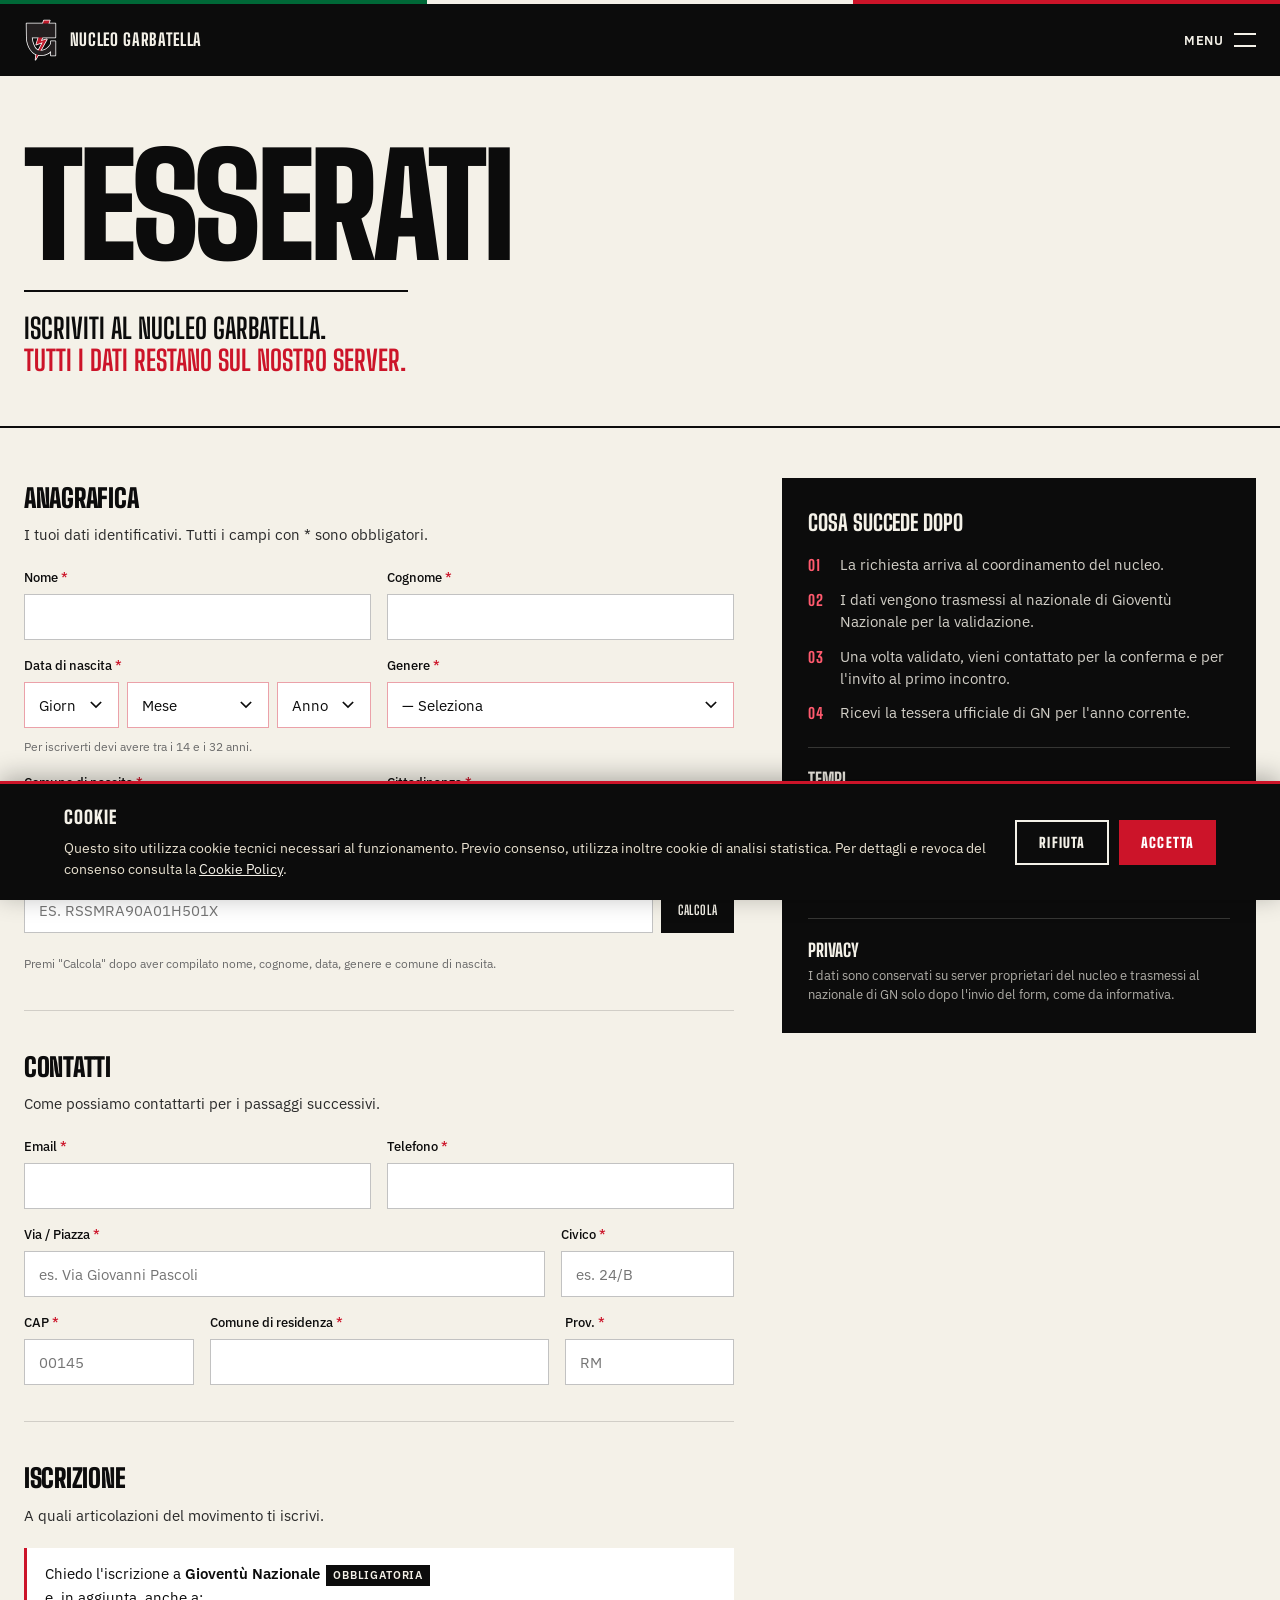
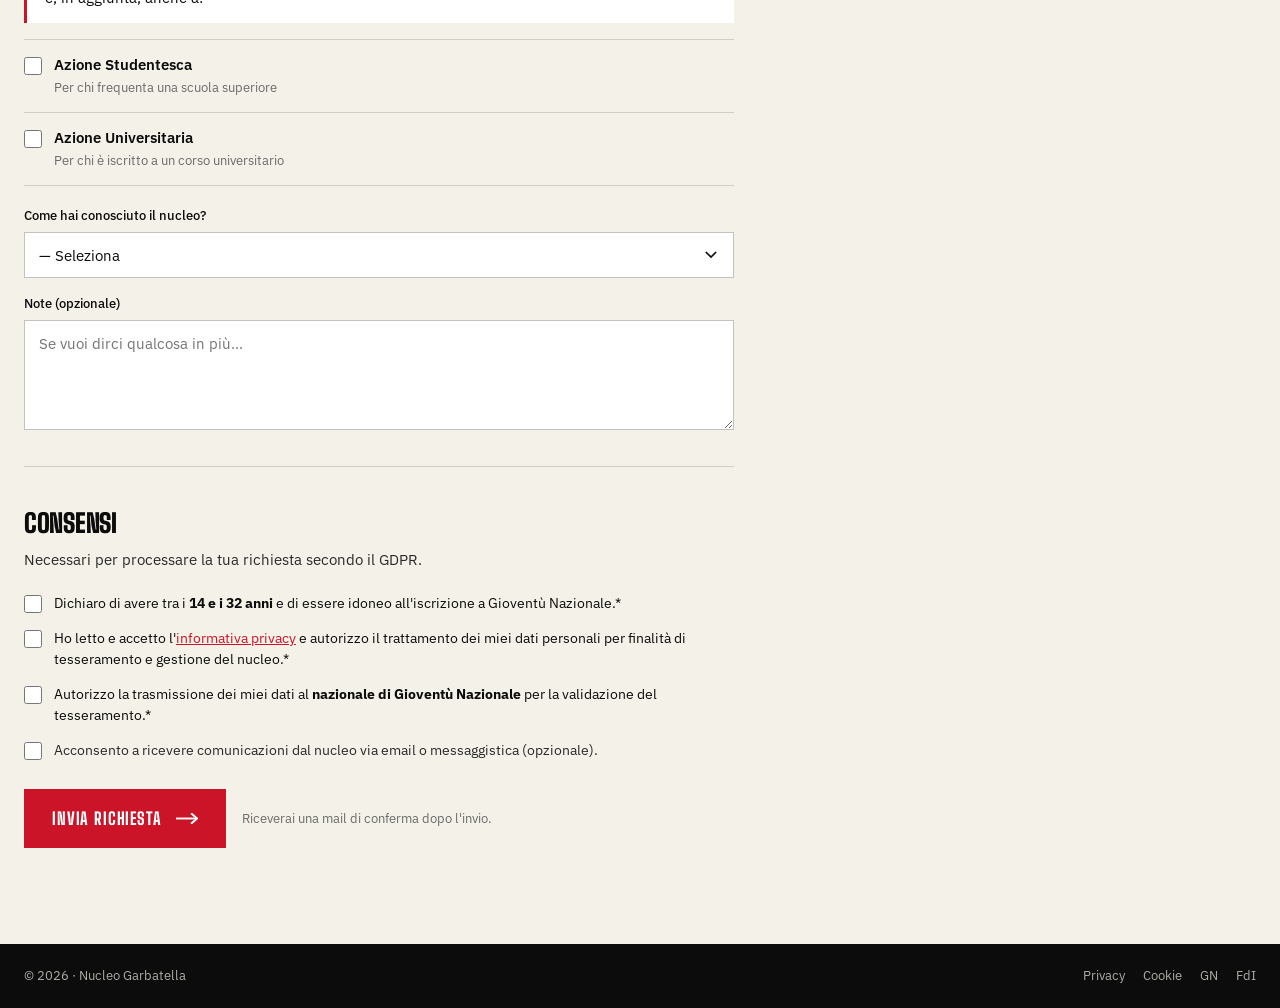
<file: iscriviti.html>
<!DOCTYPE html>
<html lang="it">
<head>
<meta charset="UTF-8" />
<meta name="viewport" content="width=device-width, initial-scale=1.0" />
<meta name="color-scheme" content="light only" />
<meta name="supported-color-schemes" content="light only" />
<meta name="theme-color" content="#0c0c0c" />
<meta name="robots" content="noindex, nofollow" />
<!-- ↑ TOGLI questa riga "robots noindex" quando il sito è pronto per essere indicizzato da Google -->
<title>Tesserati · Nucleo Garbatella</title>
<meta name="description" content="Iscriviti al Nucleo Garbatella di Gioventù Nazionale. Riservato a chi ha tra 14 e 32 anni. La tua richiesta viene poi trasmessa al nazionale di GN." />
<link rel="preload" href="/fonts/bsd-900.woff2" as="font" type="font/woff2" crossorigin />
<link rel="preload" href="/fonts/ips-400.woff2" as="font" type="font/woff2" crossorigin />
<link rel="preload" href="/fonts/bsd-800.woff2" as="font" type="font/woff2" crossorigin />
<link rel="stylesheet" href="/fonts/fonts.css" />
<!-- Favicon e icone -->
<link rel="icon" type="image/x-icon" href="/favicon.ico" />
<link rel="icon" type="image/svg+xml" href="/favicon.svg" />
<link rel="icon" type="image/png" sizes="16x16" href="/favicon-16.png" />
<link rel="icon" type="image/png" sizes="32x32" href="/favicon-32.png" />
<link rel="icon" type="image/png" sizes="48x48" href="/favicon-48.png" />
<link rel="icon" type="image/png" sizes="96x96" href="/favicon-96.png" />
<link rel="apple-touch-icon" sizes="180x180" href="/apple-touch-icon.png" />
<link rel="manifest" href="/site.webmanifest" />
<style>
  :root { color-scheme: light only; }
  html { color-scheme: light; background-color: #f4f1e8; }

  * { margin: 0; padding: 0; box-sizing: border-box; }
  html { scroll-behavior: smooth; }
  body {
    background-color: #f4f1e8 !important;
    color: #0c0c0c;
    font-family: "IBM Plex Sans", system-ui, sans-serif;
    font-size: 16px;
    line-height: 1.55;
    -webkit-font-smoothing: antialiased;
    overflow-x: hidden;
    forced-color-adjust: none;
  }
  body.menu-open { overflow: hidden; }

  .container { max-width: 1280px; margin: 0 auto; padding: 0 24px; }
  @media (max-width: 720px) { .container { padding: 0 20px; } }

  /* TRICOLORE */
  .stripe { height: 4px; display: flex; }
  .stripe span { flex: 1; display: block; }
  .stripe .g { background: #006837; }
  .stripe .w { background: #f4f1e8; }
  .stripe .r { background: #cc1429; }

  /* HEADER */
  header.bar {
    background-color: #0c0c0c;
    color: #f4f1e8;
    position: sticky;
    top: 0;
    z-index: 80;
  }
  .bar-inner {
    display: flex;
    justify-content: space-between;
    align-items: center;
    height: 72px;
    padding: 0 24px;
    max-width: 1280px;
    margin: 0 auto;
  }
  @media (max-width: 720px) { .bar-inner { padding: 0 20px; height: 64px; } }
  .bar-brand {
    display: flex;
    align-items: center;
    gap: 12px;
    text-decoration: none;
    color: #f4f1e8;
    font-family: "Big Shoulders Display", sans-serif;
    font-weight: 800;
    font-size: 17px;
    letter-spacing: 0.04em;
    text-transform: uppercase;
  }
  .bar-logo {
    height: 44px;
    width: auto;
    flex-shrink: 0;
    display: block;
  }
  @media (max-width: 720px) {
    .bar-brand { font-size: 15px; gap: 10px; }
    .bar-logo { height: 36px; }
  }

  .hamburger {
    background: transparent;
    border: none;
    color: #f4f1e8;
    cursor: pointer;
    display: flex;
    align-items: center;
    gap: 10px;
    padding: 10px 0;
    font-family: "IBM Plex Sans", sans-serif;
    font-weight: 600;
    font-size: 13px;
    letter-spacing: 0.06em;
    text-transform: uppercase;
  }
  .hamburger-icon { width: 22px; height: 14px; position: relative; display: inline-block; }
  .hamburger-icon span {
    position: absolute;
    left: 0;
    width: 100%;
    height: 2px;
    background: #f4f1e8;
    transition: transform 0.25s ease, opacity 0.2s ease, top 0.25s ease;
  }
  .hamburger-icon span:nth-child(1) { top: 0; }
  .hamburger-icon span:nth-child(2) { top: calc(100% - 2px); }
  .hamburger[aria-expanded="true"] .hamburger-icon span:nth-child(1) {
    top: 50%; transform: translateY(-50%) rotate(45deg);
  }
  .hamburger[aria-expanded="true"] .hamburger-icon span:nth-child(2) {
    top: 50%; transform: translateY(-50%) rotate(-45deg);
  }
  @media (max-width: 480px) { .hamburger-label { display: none; } }

  /* MENU OVERLAY */
  .menu {
    position: fixed;
    inset: 0;
    background: #0c0c0c;
    color: #f4f1e8;
    z-index: 200;
    display: flex;
    flex-direction: column;
    padding: 24px;
    overflow-y: auto;
    transform: translateY(-100%);
    transition: transform 0.35s ease;
    visibility: hidden;
  }
  .menu[aria-hidden="false"] {
    transform: translateY(0);
    visibility: visible;
  }
  .menu-top {
    display: flex;
    justify-content: space-between;
    align-items: center;
    padding-bottom: 14px;
    border-bottom: 1px solid rgba(244,241,232,0.18);
  }
  .menu-brand {
    color: #f4f1e8;
    text-decoration: none;
    font-family: "Big Shoulders Display", sans-serif;
    font-weight: 800;
    font-size: 16px;
    letter-spacing: 0.04em;
    text-transform: uppercase;
    display: flex; align-items: center; gap: 10px;
  }
  .menu-close {
    background: transparent;
    border: none;
    color: #f4f1e8;
    cursor: pointer;
    font-family: "IBM Plex Sans", sans-serif;
    font-weight: 600;
    font-size: 13px;
    letter-spacing: 0.06em;
    text-transform: uppercase;
    display: flex; align-items: center; gap: 10px;
  }
  .menu-close-icon { width: 18px; height: 18px; position: relative; display: inline-block; }
  .menu-close-icon::before, .menu-close-icon::after {
    content: ""; position: absolute; top: 50%; left: 0;
    width: 100%; height: 2px; background: #f4f1e8;
  }
  .menu-close-icon::before { transform: rotate(45deg); }
  .menu-close-icon::after { transform: rotate(-45deg); }

  .menu-nav {
    flex: 1;
    display: flex;
    flex-direction: column;
    margin: auto 0;
    padding: 24px 0;
  }
  .menu-link {
    display: block;
    text-decoration: none;
    color: #f4f1e8;
    font-family: "Big Shoulders Display", sans-serif;
    font-weight: 900;
    font-size: clamp(44px, 10vw, 96px);
    line-height: 1.1;
    letter-spacing: -0.025em;
    text-transform: uppercase;
    padding: 10px 0;
    border-bottom: 1px solid rgba(244,241,232,0.12);
    flex-shrink: 0;
  }
  .menu-link:last-child { border-bottom: none; }
  .menu-link.active { color: #cc1429; }

  .menu-foot {
    display: flex;
    justify-content: space-between;
    align-items: center;
    padding-top: 18px;
    border-top: 1px solid rgba(244,241,232,0.18);
    gap: 16px;
    flex-wrap: wrap;
  }
  .menu-meta {
    font-size: 13px;
    color: rgba(244,241,232,0.75);
    line-height: 1.5;
  }
  .menu-cta {
    display: inline-flex;
    align-items: center;
    gap: 10px;
    background: #cc1429;
    color: #fff;
    text-decoration: none;
    padding: 14px 22px;
    font-family: "Big Shoulders Display", sans-serif;
    font-weight: 800;
    font-size: 15px;
    letter-spacing: 0.05em;
    text-transform: uppercase;
  }

  /* PAGES */
  .page { display: none; }
  .page.active { display: block; }

  /* ===== HOME HERO ===== */
  /* ===== HOME HERO — block layout, no flex tricks ===== */
  .home-hero {
    background-color: #f4f1e8;
    min-height: calc(100vh - 56px - 4px);
    padding: 40px 0 60px;
  }
  @media (max-width: 720px) {
    .home-hero {
      min-height: calc(100vh - 52px - 4px);
      padding: 30px 0 44px;
    }
  }

  .hero-inner {
    max-width: 1280px;
    margin: 0 auto;
    padding: 0 24px;
  }
  @media (max-width: 720px) { .hero-inner { padding: 0 20px; } }

  .hero-context {
    font-size: 13px;
    line-height: 1.4;
    color: #2a2a2a;
    margin: 0;
  }

  .hero-main {
    padding-top: 100px;
  }
  @media (max-width: 720px) { .hero-main { padding-top: 60px; } }

  .hero-content-left {
    max-width: 720px;
  }

  .hero-title {
    font-family: "Big Shoulders Display", sans-serif;
    font-weight: 900;
    font-size: clamp(64px, 16vw, 240px);
    line-height: 0.84;
    letter-spacing: -0.035em;
    text-transform: uppercase;
    color: #0c0c0c;
    margin-bottom: 32px;
  }

  .hero-tagline {
    font-family: "IBM Plex Sans", sans-serif;
    font-weight: 400;
    font-size: clamp(17px, 2.2vw, 22px);
    line-height: 1.5;
    color: #0c0c0c;
    max-width: 52ch;
    padding-top: 26px;
    border-top: 2px solid #0c0c0c;
    margin: 0;
  }
  .hero-tagline strong { font-weight: 600; }

  /* BUTTONS */
  .btn-primary {
    display: inline-flex;
    align-items: center;
    gap: 12px;
    background: #cc1429;
    color: #fff;
    text-decoration: none;
    padding: 16px 22px;
    font-family: "Big Shoulders Display", sans-serif;
    font-weight: 800;
    font-size: 16px;
    letter-spacing: 0.05em;
    text-transform: uppercase;
    border: 2px solid #cc1429;
  }
  .btn-primary:hover, .btn-primary:active { background: #a40f20; border-color: #a40f20; }
  .btn-secondary {
    display: inline-flex;
    align-items: center;
    gap: 10px;
    background: transparent;
    color: #0c0c0c;
    text-decoration: none;
    padding: 14px 20px;
    font-family: "Big Shoulders Display", sans-serif;
    font-weight: 700;
    font-size: 14px;
    letter-spacing: 0.05em;
    text-transform: uppercase;
    border: 2px solid #0c0c0c;
  }
  .btn-secondary:hover { background: #0c0c0c; color: #f4f1e8; }

  /* ===== HOME CARDS ===== */
  .home-cards {
    background-color: #0c0c0c;
    color: #f4f1e8;
    padding: 70px 0;
  }
  @media (max-width: 720px) { .home-cards { padding: 50px 0; } }

  .cards-grid {
    display: grid;
    grid-template-columns: repeat(3, 1fr);
    border-top: 2px solid #f4f1e8;
  }
  @media (max-width: 720px) { .cards-grid { grid-template-columns: 1fr; } }

  .card {
    display: block;
    text-decoration: none;
    color: #f4f1e8;
    padding: 32px 24px 28px;
    border-bottom: 1px solid rgba(244,241,232,0.2);
    border-right: 1px solid rgba(244,241,232,0.2);
  }
  .card:last-child { border-right: none; }
  @media (max-width: 720px) {
    .card { padding: 28px 0; border-right: none; }
    .card:last-child { border-bottom: none; }
  }
  .card:hover { background: rgba(204,20,41,0.12); }

  .card-title {
    font-family: "Big Shoulders Display", sans-serif;
    font-weight: 900;
    font-size: clamp(32px, 4.2vw, 46px);
    line-height: 0.95;
    text-transform: uppercase;
    letter-spacing: -0.018em;
    color: #f4f1e8;
    margin-bottom: 14px;
    display: flex;
    align-items: center;
    justify-content: space-between;
    gap: 12px;
  }
  .card-title .arrow {
    font-size: 0.6em;
    color: #cc1429;
    flex-shrink: 0;
  }
  .card-desc {
    font-size: 15.5px;
    line-height: 1.55;
    color: rgba(244,241,232,0.78);
  }

  /* ===== ISCRIVITI CTA ===== */
  .iscriviti-cta { background-color: #cc1429; color: #fff; padding: 60px 0; }
  @media (max-width: 720px) { .iscriviti-cta { padding: 46px 0; } }
  .iscriviti-cta .container {
    display: grid;
    grid-template-columns: 1.4fr 1fr;
    gap: 36px;
    align-items: center;
  }
  @media (max-width: 720px) {
    .iscriviti-cta .container { grid-template-columns: 1fr; gap: 24px; }
  }
  .iscriviti-cta h3 {
    font-family: "Big Shoulders Display", sans-serif;
    font-weight: 900;
    font-size: clamp(40px, 6.5vw, 76px);
    line-height: 0.9;
    text-transform: uppercase;
    letter-spacing: -0.02em;
    color: #fff;
    margin-bottom: 12px;
  }
  .iscriviti-cta p { font-size: 16px; line-height: 1.55; color: rgba(255,255,255,0.92); max-width: 42ch; }
  .iscriviti-cta .btn-primary {
    background: #0c0c0c;
    border-color: #0c0c0c;
    color: #fff;
    justify-self: end;
  }
  .iscriviti-cta .btn-primary:hover { background: #fff; color: #0c0c0c; border-color: #fff; }
  @media (max-width: 720px) { .iscriviti-cta .btn-primary { justify-self: start; } }

  /* ===== INNER PAGE HERO ===== */
  .page-hero {
    background-color: #f4f1e8;
    border-bottom: 2px solid #0c0c0c;
    padding: 70px 0 50px;
  }
  @media (max-width: 720px) { .page-hero { padding: 44px 0 36px; } }
  .page-hero h1 {
    font-family: "Big Shoulders Display", sans-serif;
    font-weight: 900;
    font-size: clamp(56px, 11vw, 160px);
    line-height: 0.85;
    letter-spacing: -0.03em;
    text-transform: uppercase;
    color: #0c0c0c;
    margin-bottom: 24px;
  }
  .page-hero p.lead {
    font-family: "Big Shoulders Display", sans-serif;
    font-weight: 700;
    font-size: clamp(20px, 2.6vw, 28px);
    line-height: 1.15;
    text-transform: uppercase;
    color: #0c0c0c;
    max-width: 32ch;
    padding-top: 20px;
    border-top: 2px solid #0c0c0c;
  }
  .page-hero p.lead span { color: #cc1429; }

  /* MANIFESTO */
  .manifesto-section { padding: 60px 0; background-color: #f4f1e8; }
  @media (max-width: 720px) { .manifesto-section { padding: 44px 0; } }
  .manifesto-intro {
    font-size: 18px;
    line-height: 1.55;
    max-width: 62ch;
    margin-bottom: 48px;
    color: #2a2a2a;
  }
  .manifesto-intro strong { color: #0c0c0c; font-weight: 600; }

  .points-list { border-top: 2px solid #0c0c0c; }
  .point-row {
    display: grid;
    grid-template-columns: 80px 1fr;
    gap: 24px;
    padding: 30px 0;
    border-bottom: 1px solid rgba(12,12,12,0.15);
    align-items: start;
  }
  @media (max-width: 720px) {
    .point-row { grid-template-columns: 1fr; gap: 10px; padding: 26px 0; }
  }
  .point-row .num {
    font-family: "Big Shoulders Display", sans-serif;
    font-weight: 900;
    font-size: 44px;
    line-height: 1;
    color: #cc1429;
    letter-spacing: -0.02em;
  }
  @media (max-width: 720px) { .point-row .num { font-size: 26px; } }
  .point-row h3 {
    font-family: "Big Shoulders Display", sans-serif;
    font-weight: 900;
    font-size: clamp(26px, 3.6vw, 38px);
    line-height: 0.95;
    text-transform: uppercase;
    letter-spacing: -0.015em;
    margin-bottom: 10px;
    color: #0c0c0c;
  }
  .point-row p { font-size: 16px; line-height: 1.6; color: #2a2a2a; max-width: 60ch; }

  /* CHI SIAMO */
  .chi-section { padding: 0 0 60px; background-color: #0c0c0c; color: #f4f1e8; }
  @media (max-width: 720px) { .chi-section { padding-bottom: 44px; } }
  .chi-section .page-hero {
    background-color: #0c0c0c;
    border-bottom: none;
    padding-bottom: 30px;
  }
  .chi-section .page-hero h1 { color: #f4f1e8; }
  .chi-section .page-hero p.lead { color: #f4f1e8; border-top-color: #f4f1e8; }

  .chi-grid {
    display: grid;
    grid-template-columns: 1.4fr 1fr;
    gap: 44px;
    border-top: 2px solid #f4f1e8;
    padding-top: 44px;
  }
  @media (max-width: 880px) { .chi-grid { grid-template-columns: 1fr; gap: 30px; } }
  .chi-body p { font-size: 16.5px; line-height: 1.6; margin-bottom: 16px; color: rgba(244,241,232,0.9); }
  .chi-body p:first-child {
    font-family: "Big Shoulders Display", sans-serif;
    font-weight: 700;
    font-size: clamp(24px, 3vw, 32px);
    line-height: 1.1;
    text-transform: uppercase;
    color: #f4f1e8;
    margin-bottom: 22px;
  }
  .chi-body strong { color: #fff; }

  .chi-facts { border: 2px solid rgba(244,241,232,0.25); }
  .fact {
    display: grid;
    grid-template-columns: 1fr auto;
    align-items: baseline;
    padding: 16px 18px;
    border-bottom: 1px solid rgba(244,241,232,0.12);

    gap: 12px;
  }
  .fact:last-child { border-bottom: none; }
  .fact-label {
    font-size: 13px;
    font-weight: 500;
    color: rgba(244,241,232,0.7);
  }
  .fact-value {
    font-family: "Big Shoulders Display", sans-serif;
    font-weight: 800;
    font-size: 24px;
    letter-spacing: -0.01em;
    color: #f4f1e8;
    text-transform: uppercase;
  }
  .fact-value.red { color: #ff5a6e; }

  /* BLOG */
  .blog-section { padding: 50px 0 60px; background-color: #f4f1e8; }
  @media (max-width: 720px) { .blog-section { padding: 36px 0 44px; } }

  .blog-filters {
    display: flex;
    border-top: 2px solid #0c0c0c;
    border-bottom: 1px solid rgba(12,12,12,0.15);
    overflow-x: auto;
  }
  .blog-filter {
    padding: 13px 18px;
    font-family: "IBM Plex Sans", sans-serif;
    font-weight: 600;
    font-size: 13px;
    letter-spacing: 0.04em;
    color: #2a2a2a;
    text-decoration: none;
    border-right: 1px solid rgba(12,12,12,0.15);
    white-space: nowrap;
    cursor: pointer;
  }
  .blog-filter:last-child { border-right: none; }
  .blog-filter.active { background: #0c0c0c; color: #f4f1e8; }

  .blog-list { border-bottom: 2px solid #0c0c0c; }
  .blog-article {
    display: grid;
    grid-template-columns: 140px 1fr auto;
    gap: 28px;
    padding: 28px 0;
    border-bottom: 1px solid rgba(12,12,12,0.15);
    align-items: start;
    text-decoration: none;
    color: inherit;
  }
  .blog-article:hover { background: rgba(204,20,41,0.06); }
  .blog-article:last-child { border-bottom: none; }
  @media (max-width: 720px) {
    .blog-article { grid-template-columns: 1fr; gap: 10px; padding: 24px 0; }
  }
  .blog-cat {
    font-size: 13px;
    font-weight: 600;
    color: #cc1429;
  }
  .blog-title {
    font-family: "Big Shoulders Display", sans-serif;
    font-weight: 800;
    font-size: clamp(22px, 2.8vw, 30px);
    line-height: 1.05;
    text-transform: uppercase;
    letter-spacing: -0.012em;
    color: #0c0c0c;
    margin-bottom: 8px;
  }
  .blog-desc { font-size: 15px; line-height: 1.55; color: #2a2a2a; max-width: 60ch; }
  .blog-arrow {
    font-family: "Big Shoulders Display", sans-serif;
    font-weight: 800;
    font-size: 22px;
    color: #cc1429;
    align-self: center;
  }
  @media (max-width: 720px) { .blog-arrow { display: none; } }

  /* ===== MANIFESTO "IL SORRISO" — LAYOUT TIPOGRAFICO ===== */
  .manifesto-document {
    max-width: 760px;
    margin: 0 auto 0 0;
    padding: 20px 0 40px;
  }

  .manifesto-epigraph {
    display: grid;
    gap: 24px;
    padding: 30px 0 26px;
    border-top: 2px solid #0c0c0c;
    border-bottom: 1px solid rgba(12,12,12,0.15);
  }
  .manifesto-epigraph.open {
    grid-template-columns: 70px 1fr;
    margin-bottom: 44px;
  }
  .manifesto-epigraph.close {
    grid-template-columns: 1fr 70px;
    margin-top: 52px;
    border-top: 1px solid rgba(12,12,12,0.15);
    border-bottom: 2px solid #0c0c0c;
  }
  .manifesto-epigraph .epigraph-mark {
    font-family: Georgia, "Times New Roman", serif;
    font-weight: 400;
    font-size: 120px;
    line-height: 0.7;
    color: #cc1429;
    user-select: none;
    display: block;
  }
  .manifesto-epigraph.open .epigraph-mark {
    align-self: start;
    padding-top: 12px;
  }
  .manifesto-epigraph.close .epigraph-mark {
    align-self: end;
    text-align: right;
    padding-bottom: 0;
    transform: translateY(15px);
  }
  .manifesto-epigraph p {
    font-family: "IBM Plex Sans", sans-serif;
    font-style: italic;
    font-weight: 400;
    font-size: 19px;
    line-height: 1.55;
    color: #0c0c0c;
    margin: 0;
    align-self: center;
  }

  .manifesto-body p {
    font-family: "IBM Plex Sans", sans-serif;
    font-weight: 400;
    font-size: 16.5px;
    line-height: 1.75;
    color: #0c0c0c;
    margin-bottom: 22px;
    text-align: left;
  }
  .manifesto-body p:last-child { margin-bottom: 0; }
  .manifesto-body p strong { font-weight: 600; }

  @media (max-width: 640px) {
    .manifesto-epigraph.open,
    .manifesto-epigraph.close {
      grid-template-columns: 1fr;
      gap: 10px;
    }
    .manifesto-epigraph .epigraph-mark {
      font-size: 80px;
      line-height: 0.6;
      padding: 0 !important;
      transform: none !important;
    }
    .manifesto-epigraph.close .epigraph-mark {
      text-align: right;
      margin-top: 8px;
    }
    .manifesto-epigraph p {
      font-size: 17px;
    }
    .manifesto-body p {
      font-size: 16px;
      line-height: 1.7;
    }
  }

  /* ===== SCAFFOLD SECTIONS (per popolare con contenuto reale) ===== */

  .scaffold-section { padding: 56px 0; background-color: #f4f1e8; border-top: 1px solid rgba(12,12,12,0.12); }
  @media (max-width: 720px) { .scaffold-section { padding: 40px 0; } }
  .scaffold-section.dark {
    background-color: #0c0c0c;
    color: #f4f1e8;
    border-top: none;
  }

  .scaffold-head {
    margin-bottom: 32px;
  }
  .scaffold-title {
    font-family: "Big Shoulders Display", sans-serif;
    font-weight: 900;
    font-size: clamp(32px, 4.5vw, 52px);
    line-height: 0.95;
    text-transform: uppercase;
    letter-spacing: -0.018em;
    color: #0c0c0c;
    margin-bottom: 14px;
  }
  .scaffold-section.dark .scaffold-title { color: #f4f1e8; }
  .scaffold-intro {
    font-size: 16.5px;
    line-height: 1.6;
    color: #2a2a2a;
    max-width: 62ch;
  }
  .scaffold-section.dark .scaffold-intro { color: rgba(244,241,232,0.85); }
  .scaffold-placeholder {
    color: #888;
    font-style: italic;
  }
  .scaffold-section.dark .scaffold-placeholder { color: rgba(244,241,232,0.55); }

  /* Coordinamento / people grid */
  .people-grid {
    display: grid;
    grid-template-columns: repeat(4, 1fr);
    gap: 0;
    border-top: 2px solid #0c0c0c;
    margin-top: 24px;
  }
  @media (max-width: 880px) { .people-grid { grid-template-columns: repeat(2, 1fr); } }
  @media (max-width: 480px) { .people-grid { grid-template-columns: 1fr; } }
  .person-card {
    padding: 24px 20px 24px 0;
    border-bottom: 1px solid rgba(12,12,12,0.15);
    border-right: 1px solid rgba(12,12,12,0.15);
  }
  .person-card:nth-child(2n) { padding-left: 20px; padding-right: 0; }
  @media (max-width: 880px) {
    .person-card { padding: 20px 16px 20px 0 !important; }
    .person-card:nth-child(2n) { padding-left: 16px !important; padding-right: 0 !important; border-right: none; }
  }
  @media (max-width: 480px) {
    .person-card { padding: 18px 0 !important; border-right: none; }
  }
  .person-avatar {
    width: 56px;
    height: 56px;
    background: rgba(12,12,12,0.08);
    border-radius: 50%;
    margin-bottom: 14px;
    display: flex;
    align-items: center;
    justify-content: center;
    font-family: "Big Shoulders Display", sans-serif;
    font-weight: 800;
    font-size: 22px;
    color: #888;
  }
  .person-name {
    font-family: "Big Shoulders Display", sans-serif;
    font-weight: 800;
    font-size: 20px;
    text-transform: uppercase;
    letter-spacing: -0.005em;
    color: #0c0c0c;
    margin-bottom: 4px;
  }
  .person-role {
    font-size: 13px;
    color: #cc1429;
    font-weight: 500;
  }
  .person-bio {
    font-size: 14px;
    line-height: 1.5;
    color: #2a2a2a;
    margin-top: 8px;
  }

  /* Contact grid */
  .contact-grid {
    display: grid;
    grid-template-columns: repeat(3, 1fr);
    gap: 24px;
    margin-top: 24px;
    border-top: 2px solid #f4f1e8;
    padding-top: 24px;
  }
  @media (max-width: 720px) { .contact-grid { grid-template-columns: 1fr; gap: 20px; } }
  .contact-block h4 {
    font-family: "Big Shoulders Display", sans-serif;
    font-weight: 800;
    font-size: 16px;
    text-transform: uppercase;
    letter-spacing: 0.04em;
    color: #ff5a6e;
    margin-bottom: 10px;
  }
  .contact-block p {
    font-size: 15.5px;
    line-height: 1.55;
    color: rgba(244,241,232,0.9);
  }
  .contact-block a {
    color: #f4f1e8;
    text-decoration: underline;
    text-decoration-thickness: 1px;
    text-underline-offset: 3px;
  }

  /* Manifesto meta */
  .manifesto-meta-grid {
    display: grid;
    grid-template-columns: repeat(3, 1fr);
    border-top: 2px solid #0c0c0c;
    border-bottom: 2px solid #0c0c0c;
    margin-top: 24px;
  }
  @media (max-width: 720px) { .manifesto-meta-grid { grid-template-columns: 1fr; } }
  .manifesto-meta-cell {
    padding: 18px 20px;
    border-right: 1px solid rgba(12,12,12,0.15);
  }
  .manifesto-meta-cell:last-child { border-right: none; }
  @media (max-width: 720px) {
    .manifesto-meta-cell { padding: 14px 0; border-right: none; border-bottom: 1px solid rgba(12,12,12,0.15); }
    .manifesto-meta-cell:last-child { border-bottom: none; }
  }
  .manifesto-meta-cell h4 {
    font-size: 12px;
    font-weight: 600;
    letter-spacing: 0.08em;
    text-transform: uppercase;
    color: #cc1429;
    margin-bottom: 6px;
  }
  .manifesto-meta-cell p {
    font-family: "Big Shoulders Display", sans-serif;
    font-weight: 800;
    font-size: 20px;
    color: #0c0c0c;
    text-transform: uppercase;
    letter-spacing: -0.005em;
  }
  .manifesto-meta-note {
    font-size: 14.5px;
    line-height: 1.6;
    color: #2a2a2a;
    margin-top: 24px;
    max-width: 70ch;
  }

  /* Blog featured */
  .blog-featured-section {
    padding: 36px 0 28px;
    background-color: #f4f1e8;
    border-bottom: 2px solid #0c0c0c;
  }
  .featured-label {
    display: inline-block;
    padding: 4px 10px;
    background: #cc1429;
    color: #fff;
    font-size: 11px;
    font-weight: 700;
    letter-spacing: 0.12em;
    text-transform: uppercase;
    margin-bottom: 18px;
  }
  .featured-article {
    display: grid;
    grid-template-columns: 1.5fr 1fr;
    gap: 36px;
    text-decoration: none;
    color: inherit;
    align-items: start;
    padding: 24px 0;
    border-top: 2px solid #0c0c0c;
  }
  @media (max-width: 720px) { .featured-article { grid-template-columns: 1fr; gap: 16px; } }
  .featured-meta {
    display: flex;
    gap: 16px;
    margin-bottom: 12px;
    font-size: 13px;
    font-weight: 600;
  }
  .featured-meta .blog-cat { color: #cc1429; }
  .featured-meta .blog-status { color: #2a2a2a; }
  .featured-title {
    font-family: "Big Shoulders Display", sans-serif;
    font-weight: 900;
    font-size: clamp(32px, 4.5vw, 52px);
    line-height: 0.95;
    text-transform: uppercase;
    letter-spacing: -0.018em;
    color: #0c0c0c;
    margin-bottom: 14px;
  }
  .featured-desc {
    font-size: 16px;
    line-height: 1.6;
    color: #2a2a2a;
    margin-bottom: 16px;
  }
  .featured-go {
    font-family: "Big Shoulders Display", sans-serif;
    font-weight: 700;
    font-size: 14px;
    text-transform: uppercase;
    letter-spacing: 0.08em;
    color: #cc1429;
  }

  /* Pubblica con noi */
  .submit-block {
    border: 2px dashed rgba(12,12,12,0.25);
    padding: 28px 24px;
    margin-top: 28px;
  }
  .submit-block h4 {
    font-family: "Big Shoulders Display", sans-serif;
    font-weight: 800;
    font-size: 24px;
    text-transform: uppercase;
    letter-spacing: -0.005em;
    margin-bottom: 10px;
    color: #0c0c0c;
  }
  .submit-block p {
    font-size: 15px;
    line-height: 1.6;
    color: #2a2a2a;
    margin-bottom: 8px;
  }
  .submit-block a { color: #cc1429; font-weight: 600; }

  /* ===== TESSERAMENTO FORM ===== */
  .form-section-page { padding: 50px 0 60px; background-color: #f4f1e8; }
  @media (max-width: 720px) { .form-section-page { padding: 36px 0 44px; } }
  .form-wrap {
    max-width: 760px;
    margin: 0;
  }
  .form-block {
    margin-bottom: 36px;
    padding-bottom: 36px;
    border-bottom: 1px solid rgba(12,12,12,0.15);
  }
  .form-block:last-of-type { border-bottom: none; padding-bottom: 0; }
  .form-block-head {
    font-family: "Big Shoulders Display", sans-serif;
    font-weight: 900;
    font-size: 26px;
    text-transform: uppercase;
    letter-spacing: -0.01em;
    color: #0c0c0c;
    margin-bottom: 6px;
  }
  .form-block-desc {
    font-size: 14.5px;
    color: #2a2a2a;
    margin-bottom: 22px;
    line-height: 1.5;
  }
  .form-row {
    display: grid;
    grid-template-columns: 1fr 1fr;
    gap: 16px;
    margin-bottom: 16px;
  }
  .form-row:last-child { margin-bottom: 0; }
  @media (max-width: 600px) { .form-row { grid-template-columns: 1fr; gap: 14px; } }
  .form-field { display: flex; flex-direction: column; gap: 6px; }
  .form-field.full { grid-column: 1 / -1; }
  .form-label {
    font-size: 13px;
    font-weight: 500;
    color: #0c0c0c;
  }
  .form-label .req { color: #cc1429; margin-left: 3px; }
  .form-input,
  .form-select,
  .form-textarea {
    background: #fff;
    border: 1.5px solid rgba(12,12,12,0.25);
    padding: 12px 14px;
    font-family: "IBM Plex Sans", sans-serif;
    font-size: 15px;
    color: #0c0c0c;
    border-radius: 0;
    transition: border-color 0.15s ease;
    width: 100%;
    height: 46px;
    line-height: 1.4;
  }
  .form-textarea { height: auto; min-height: 96px; resize: vertical; }
  .form-input:focus,
  .form-select:focus,
  .form-textarea:focus {
    outline: none;
    border-color: #cc1429;
  }

  /* Select stile custom */
  .form-select {
    appearance: none;
    -webkit-appearance: none;
    -moz-appearance: none;
    padding-right: 42px;
    cursor: pointer;
    background-image: url("data:image/svg+xml;charset=utf-8,%3Csvg xmlns='http://www.w3.org/2000/svg' viewBox='0 0 14 9'%3E%3Cpath d='M1 1l6 6 6-6' fill='none' stroke='%230c0c0c' stroke-width='2'/%3E%3C/svg%3E");
    background-repeat: no-repeat;
    background-position: right 16px center;
    background-size: 12px 8px;
  }

  /* Date come 3 select (Giorno/Mese/Anno) in stile sito */
  .date-selects {
    display: grid;
    grid-template-columns: 1fr 1.5fr 1fr;
    gap: 8px;
  }
  @media (max-width: 380px) {
    .date-selects { grid-template-columns: 1fr; gap: 6px; }
  }

  .form-input:invalid:not(:placeholder-shown),
  .form-select:invalid {
    border-color: rgba(204,20,41,0.4);
  }
  .form-help {
    font-size: 12px;
    color: #6a6a6a;
    margin-top: 4px;
  }

  /* === Articolazione block === */
  .form-articolazione-intro {
    background: #fff;
    border-left: 3px solid #cc1429;
    padding: 14px 18px;
    margin-bottom: 16px;
    font-size: 15px;
    line-height: 1.55;
    color: #0c0c0c;
  }
  .form-articolazione-intro strong { font-weight: 600; }
  .form-articolazione-intro .obbligatorio {
    display: inline-block;
    background: #0c0c0c;
    color: #f4f1e8;
    font-size: 10.5px;
    font-weight: 600;
    letter-spacing: 0.08em;
    text-transform: uppercase;
    padding: 2px 7px;
    margin-left: 6px;
    vertical-align: middle;
  }

  .form-articolazione-options {
    display: flex;
    flex-direction: column;
    gap: 0;
    border-top: 1px solid rgba(12,12,12,0.15);
  }
  .form-articolazione-option {
    border-bottom: 1px solid rgba(12,12,12,0.15);
  }
  .form-articolazione-option .opt-toggle {
    display: flex;
    align-items: flex-start;
    gap: 12px;
    padding: 14px 0;
    cursor: pointer;
    font-size: 15px;
    line-height: 1.5;
    color: #0c0c0c;
  }
  .form-articolazione-option .opt-toggle input[type="checkbox"] {
    width: 18px; height: 18px;
    margin-top: 3px;
    accent-color: #cc1429;
    flex-shrink: 0;
    cursor: pointer;
  }
  .form-articolazione-option .opt-toggle strong { font-weight: 600; }
  .form-articolazione-option .opt-toggle .opt-note {
    display: block;
    font-size: 13px;
    color: #6a6a6a;
    margin-top: 2px;
  }

  /* Conditional fields */
  .form-conditional {
    display: none;
    background: rgba(12,12,12,0.04);
    padding: 16px 18px;
    margin-bottom: 14px;
    border-left: 2px solid #cc1429;
  }
  .form-conditional.show { display: block; }
  .form-conditional .form-row { margin-bottom: 0; }

  /* Pulsante calcola CF */
  .cf-input-wrap {
    display: flex;
    gap: 8px;
    align-items: stretch;
  }
  .cf-input-wrap .form-input { flex: 1; min-width: 0; }
  .cf-calc-btn {
    background: #0c0c0c;
    color: #f4f1e8;
    border: 1.5px solid #0c0c0c;
    padding: 0 16px;
    font-family: "Big Shoulders Display", sans-serif;
    font-weight: 700;
    font-size: 13px;
    letter-spacing: 0.06em;
    text-transform: uppercase;
    cursor: pointer;
    white-space: nowrap;
    transition: background 0.15s ease;
    height: 46px;
    flex-shrink: 0;
  }
  .cf-calc-btn:hover { background: #cc1429; border-color: #cc1429; }
  .cf-calc-btn:disabled { opacity: 0.5; cursor: not-allowed; }
  @media (max-width: 480px) {
    .cf-input-wrap { flex-direction: column; }
    .cf-calc-btn { width: 100%; height: 44px; }
  }
  .cf-feedback {
    margin-top: 6px;
    font-size: 12.5px;
    line-height: 1.4;
  }
  .cf-feedback.error { color: #cc1429; }
  .cf-feedback.success { color: #006837; }

  .form-radio-group {
    display: flex;
    gap: 22px;
    flex-wrap: wrap;
    padding-top: 4px;
  }
  .form-radio-item {
    display: inline-flex;
    align-items: center;
    gap: 8px;
    cursor: pointer;
    font-size: 14.5px;
    color: #0c0c0c;
  }
  .form-radio-item input[type="radio"] {
    width: 18px; height: 18px;
    accent-color: #cc1429;
    flex-shrink: 0;
  }

  .form-consents { display: flex; flex-direction: column; gap: 14px; }
  .form-checkbox {
    display: flex;
    align-items: flex-start;
    gap: 12px;
    cursor: pointer;
    font-size: 14px;
    line-height: 1.5;
    color: #2a2a2a;
  }
  .form-checkbox input[type="checkbox"] {
    width: 18px; height: 18px;
    margin-top: 2px;
    accent-color: #cc1429;
    flex-shrink: 0;
    cursor: pointer;
  }
  .form-checkbox.required-c { color: #0c0c0c; }

  .form-submit-row {
    display: flex;
    align-items: center;
    gap: 16px;
    flex-wrap: wrap;
    margin-top: 28px;
  }
  .form-submit {
    display: inline-flex;
    align-items: center;
    gap: 14px;
    background: #cc1429;
    color: #fff;
    border: 2px solid #cc1429;
    padding: 17px 26px;
    font-family: "Big Shoulders Display", sans-serif;
    font-weight: 800;
    font-size: 17px;
    letter-spacing: 0.05em;
    text-transform: uppercase;
    cursor: pointer;
    transition: background 0.15s ease;
  }
  .form-submit:hover:not(:disabled) { background: #a40f20; border-color: #a40f20; }
  .form-submit:disabled { opacity: 0.5; cursor: not-allowed; }
  .form-submit-note {
    font-size: 12.5px;
    color: #6a6a6a;
    max-width: 32ch;
  }

  /* Form result states */
  .form-result {
    display: none;
    padding: 36px 30px;
    background: #0c0c0c;
    color: #f4f1e8;
    text-align: center;
    border: 2px solid #0c0c0c;
  }
  .form-result.show { display: block; }
  .form-result h3 {
    font-family: "Big Shoulders Display", sans-serif;
    font-weight: 900;
    font-size: clamp(28px, 4vw, 40px);
    line-height: 1;
    text-transform: uppercase;
    letter-spacing: -0.015em;
    margin-bottom: 14px;
  }
  .form-result p {
    font-size: 15.5px;
    line-height: 1.6;
    color: rgba(244,241,232,0.85);
    max-width: 50ch;
    margin: 0 auto;
  }
  .form-result .red { color: #ff5a6e; }
  .form-result.error h3 { color: #ff5a6e; }

  /* Info side block */
  .iscriviti-grid {
    display: grid;
    grid-template-columns: 1.5fr 1fr;
    gap: 48px;
    align-items: start;
  }
  @media (max-width: 880px) { .iscriviti-grid { grid-template-columns: 1fr; gap: 32px; } }
  .iscriviti-info {
    background: #0c0c0c;
    color: #f4f1e8;
    padding: 28px 26px;
    position: sticky;
    top: 76px;
  }
  @media (max-width: 880px) { .iscriviti-info { position: static; } }
  .iscriviti-info h3 {
    font-family: "Big Shoulders Display", sans-serif;
    font-weight: 800;
    font-size: 22px;
    text-transform: uppercase;
    letter-spacing: -0.005em;
    margin-bottom: 14px;
    color: #f4f1e8;
  }
  .iscriviti-info ol {
    list-style: none;
    counter-reset: step;
    padding: 0;
    margin: 0 0 22px 0;
  }
  .iscriviti-info ol li {
    counter-increment: step;
    padding-left: 32px;
    position: relative;
    margin-bottom: 12px;
    font-size: 14.5px;
    line-height: 1.55;
    color: rgba(244,241,232,0.85);
  }
  .iscriviti-info ol li::before {
    content: counter(step, decimal-leading-zero);
    position: absolute;
    left: 0;
    top: 0;
    font-family: "Big Shoulders Display", sans-serif;
    font-weight: 800;
    font-size: 15px;
    color: #ff5a6e;
    letter-spacing: 0.05em;
  }
  .iscriviti-info .info-divider {
    height: 1px;
    background: rgba(244,241,232,0.18);
    margin: 18px 0;
  }
  .iscriviti-info .info-fact {
    font-size: 13px;
    color: rgba(244,241,232,0.7);
    line-height: 1.5;
  }
  .iscriviti-info .info-fact strong {
    display: block;
    color: #f4f1e8;
    font-family: "Big Shoulders Display", sans-serif;
    font-weight: 800;
    font-size: 18px;
    text-transform: uppercase;
    letter-spacing: -0.005em;
    margin-bottom: 2px;
  }

  /* ===== LEGAL PAGES (Privacy, Cookie) ===== */
  .legal-section {
    padding: 50px 0 80px;
    background-color: #f4f1e8;
  }
  @media (max-width: 720px) { .legal-section { padding: 36px 0 60px; } }
  .legal-content {
    max-width: 720px;
  }
  .legal-meta {
    font-size: 13px;
    color: #6a6a6a;
    padding: 12px 16px;
    background: rgba(12,12,12,0.04);
    margin-bottom: 36px;
    border-left: 3px solid #cc1429;
  }
  .legal-content h2 {
    font-family: "Big Shoulders Display", sans-serif;
    font-weight: 800;
    font-size: 22px;
    text-transform: uppercase;
    letter-spacing: -0.005em;
    margin: 36px 0 12px;
    color: #0c0c0c;
  }
  .legal-content h2:first-of-type { margin-top: 0; }
  .legal-content h3 {
    font-size: 15.5px;
    font-weight: 600;
    margin: 22px 0 8px;
    color: #0c0c0c;
  }
  .legal-content p {
    font-size: 15px;
    line-height: 1.65;
    color: #2a2a2a;
    margin-bottom: 14px;
  }
  .legal-content ul, .legal-content ol {
    padding-left: 22px;
    margin-bottom: 16px;
  }
  .legal-content li {
    font-size: 15px;
    line-height: 1.6;
    color: #2a2a2a;
    margin-bottom: 6px;
  }
  .legal-content a {
    color: #cc1429;
    text-decoration: underline;
    text-underline-offset: 2px;
  }
  .legal-content strong { color: #0c0c0c; font-weight: 600; }

  /* ===== INSTAGRAM PREVIEW (Home) ===== */
  .insta-section {
    background: #0c0c0c;
    color: #f4f1e8;
    padding: 80px 0 70px;
  }
  @media (max-width: 720px) { .insta-section { padding: 56px 0 50px; } }
  .insta-head {
    display: grid;
    grid-template-columns: 1.4fr 1fr;
    gap: 36px;
    align-items: end;
    margin-bottom: 36px;
  }
  @media (max-width: 720px) {
    .insta-head { grid-template-columns: 1fr; gap: 14px; align-items: start; margin-bottom: 24px; }
  }
  .insta-eyebrow {
    font-size: 12px;
    font-weight: 600;
    letter-spacing: 0.14em;
    text-transform: uppercase;
    color: #ff5a6e;
    margin-bottom: 12px;
  }
  .insta-title {
    font-family: "Big Shoulders Display", sans-serif;
    font-weight: 900;
    font-size: clamp(40px, 6vw, 80px);
    line-height: 0.9;
    letter-spacing: -0.025em;
    text-transform: uppercase;
    color: #f4f1e8;
  }
  .insta-cta-block {
    text-align: right;
  }
  @media (max-width: 720px) { .insta-cta-block { text-align: left; } }
  .insta-handle {
    font-size: 15px;
    color: rgba(244,241,232,0.75);
    margin-bottom: 10px;
  }
  .insta-cta {
    display: inline-flex;
    align-items: center;
    gap: 12px;
    background: #fff;
    color: #0c0c0c;
    border: 2px solid #fff;
    padding: 14px 22px;
    font-family: "Big Shoulders Display", sans-serif;
    font-weight: 800;
    font-size: 16px;
    text-transform: uppercase;
    letter-spacing: 0.05em;
    text-decoration: none;
    transition: background 0.15s ease;
  }
  .insta-cta:hover { background: #cc1429; border-color: #cc1429; color: #fff; }

  /* Griglia 3x3 placeholder feed */
  .insta-grid {
    display: grid;
    grid-template-columns: repeat(3, 1fr);
    gap: 4px;
    aspect-ratio: 3 / 1;
  }
  @media (max-width: 720px) { .insta-grid { gap: 2px; } }
  .insta-tile {
    aspect-ratio: 1 / 1;
    background: rgba(244,241,232,0.06);
    position: relative;
    overflow: hidden;
    display: flex;
    align-items: center;
    justify-content: center;
    text-decoration: none;
  }
  .insta-tile::after {
    content: "";
    position: absolute;
    inset: 0;
    background: linear-gradient(135deg, rgba(204,20,41,0.08), transparent 60%);
    pointer-events: none;
  }
  .insta-tile-num {
    font-family: "Big Shoulders Display", sans-serif;
    font-weight: 900;
    font-size: clamp(28px, 5vw, 64px);
    color: rgba(244,241,232,0.15);
    letter-spacing: -0.02em;
  }
  .insta-tile.scaffold-placeholder { font-style: normal; color: inherit; }

  .insta-footnote {
    margin-top: 22px;
    font-size: 12.5px;
    color: rgba(244,241,232,0.5);
    line-height: 1.5;
    max-width: 60ch;
  }

  /* FOOTER */
  footer {
    background-color: #0c0c0c;
    color: rgba(244,241,232,0.7);
    padding: 22px 0;
    font-size: 13px;
  }
  .footer-inner {
    display: flex;
    justify-content: space-between;
    flex-wrap: wrap;
    gap: 12px;
    align-items: center;
  }
  .footer-inner a { color: rgba(244,241,232,0.7); text-decoration: none; }
  .footer-inner a:hover { color: #fff; }
  .footer-links { display: flex; gap: 18px; flex-wrap: wrap; }
  .footer-copy-mobile { display: none; }
  @media (max-width: 720px) {
    .footer-copy-desktop { display: none; }
    .footer-copy-mobile { display: inline; }
    .footer-inner { flex-direction: column; align-items: flex-start; gap: 16px; }
  }

  @media (prefers-reduced-motion: reduce) {
    .menu, .hamburger-icon span { transition: none; }
  }
</style>

<!-- Open Graph / social previews -->
<meta property="og:title" content="Tesserati · Nucleo Garbatella" />
<meta property="og:description" content="Iscriviti al Nucleo Garbatella di Gioventù Nazionale. Riservato a chi ha tra 14 e 32 anni. La tua richiesta viene poi trasmessa al nazionale di GN." />
<meta property="og:type" content="website" />
<meta property="og:url" content="https://nucleogarbatella.it/iscriviti.html" />
<meta property="og:locale" content="it_IT" />
<meta property="og:site_name" content="Nucleo Garbatella" />
<meta property="og:image" content="https://nucleogarbatella.it/og/default.png" />
<meta property="og:image:width" content="1200" />
<meta property="og:image:height" content="630" />
<meta property="og:image:alt" content="Logo del Nucleo Garbatella - Gioventù Nazionale" />
<meta name="twitter:card" content="summary_large_image" />
<meta name="twitter:title" content="Tesserati · Nucleo Garbatella" />
<meta name="twitter:description" content="Iscriviti al Nucleo Garbatella di Gioventù Nazionale. Riservato a chi ha tra 14 e 32 anni. La tua richiesta viene poi trasmessa al nazionale di GN." />
<meta name="twitter:image" content="https://nucleogarbatella.it/og/default.png" />

<script src="/js/cookie-banner.js" defer></script>
<style>html.fonts-pending body{opacity:0;}</style>
<script>
  document.documentElement.classList.add('fonts-pending');
  (function(){
    function show(){
      document.documentElement.classList.remove('fonts-pending');
      var b=document.body;
      if(b){b.style.transition='opacity .15s ease-out';}
    }
    if(document.fonts&&document.fonts.ready){document.fonts.ready.then(show);setTimeout(show,1200);}
    else{show();}
  })();
</script>
<noscript><style>html.fonts-pending body{opacity:1 !important;}</style></noscript>
</head>
<body>

<div class="stripe" aria-hidden="true">
  <span class="g"></span><span class="w"></span><span class="r"></span>
</div>

<header class="bar">
  <div class="bar-inner">
    <a class="bar-brand" href="index.html">
      <img class="bar-logo" src="logo.svg" alt="" aria-hidden="true" />
      <span>Nucleo Garbatella</span>
    </a>
    <button class="hamburger" aria-label="Apri menu" aria-expanded="false" aria-controls="main-menu">
      <span class="hamburger-label">Menu</span>
      <span class="hamburger-icon" aria-hidden="true"><span></span><span></span></span>
    </button>
  </div>
</header>

<nav class="menu" id="main-menu" aria-hidden="true" aria-label="Navigazione principale">
  <div class="menu-top">
    <a class="menu-brand" href="index.html">
      <img class="bar-logo" src="logo.svg" alt="" aria-hidden="true" />
      <span>Nucleo Garbatella</span>
    </a>
    <button class="menu-close" aria-label="Chiudi menu">
      <span>Chiudi</span>
      <span class="menu-close-icon" aria-hidden="true"></span>
    </button>
  </div>

  <div class="menu-nav">
    <a class="menu-link" href="index.html">Home</a>
    <a class="menu-link" href="manifesto.html">Manifesto</a>
    <a class="menu-link" href="chi-siamo.html">Chi siamo</a>
    <a class="menu-link" href="blog.html">Blog</a>
    <a class="menu-link" href="/campagne/colombo">Petizioni</a>
    <a class="menu-link" href="banchetto.html">Scrivici</a>
  </div>

</nav>

<!-- ===================== ISCRIVITI ===================== -->
<main id="iscriviti">
  <section class="page-hero">
    <div class="container">
      <h1>Tesserati</h1>
      <p class="lead">
        Iscriviti al Nucleo Garbatella.<br />
        <span>Tutti i dati restano sul nostro server.</span>
      </p>
    </div>
  </section>

  <section class="form-section-page">
    <div class="container">
      <div class="iscriviti-grid">
        <div class="form-wrap">

          <div class="form-result" id="form-result">
            <h3>Richiesta inviata.</h3>
            <p>Grazie. La tua richiesta di tesseramento è stata registrata. Un membro del coordinamento del nucleo ti contatterà entro pochi giorni per i passaggi successivi.</p>
          </div>

          <form id="tesseramento-form" data-endpoint="/api/tesseramento" novalidate>

            <div class="form-block">
              <h3 class="form-block-head">Anagrafica</h3>
              <p class="form-block-desc">I tuoi dati identificativi. Tutti i campi con <span class="req">*</span> sono obbligatori.</p>

              <div class="form-row">
                <div class="form-field">
                  <label class="form-label" for="nome">Nome<span class="req">*</span></label>
                  <input class="form-input" type="text" id="nome" name="nome" required autocomplete="given-name" placeholder=" " />
                </div>
                <div class="form-field">
                  <label class="form-label" for="cognome">Cognome<span class="req">*</span></label>
                  <input class="form-input" type="text" id="cognome" name="cognome" required autocomplete="family-name" placeholder=" " />
                </div>
              </div>

              <div class="form-row">
                <div class="form-field">
                  <label class="form-label">Data di nascita<span class="req">*</span></label>
                  <div class="date-selects">
                    <select class="form-select" id="data_giorno" required aria-label="Giorno">
                      <option value="">Giorno</option>
                    </select>
                    <select class="form-select" id="data_mese" required aria-label="Mese">
                      <option value="">Mese</option>
                      <option value="01">Gennaio</option>
                      <option value="02">Febbraio</option>
                      <option value="03">Marzo</option>
                      <option value="04">Aprile</option>
                      <option value="05">Maggio</option>
                      <option value="06">Giugno</option>
                      <option value="07">Luglio</option>
                      <option value="08">Agosto</option>
                      <option value="09">Settembre</option>
                      <option value="10">Ottobre</option>
                      <option value="11">Novembre</option>
                      <option value="12">Dicembre</option>
                    </select>
                    <select class="form-select" id="data_anno" required aria-label="Anno">
                      <option value="">Anno</option>
                    </select>
                  </div>
                  <input type="hidden" id="data_nascita" name="data_nascita" />
                  <span class="form-help">Per iscriverti devi avere tra i 14 e i 32 anni.</span>
                </div>
                <div class="form-field">
                  <label class="form-label" for="genere">Genere<span class="req">*</span></label>
                  <select class="form-select" id="genere" name="genere" required>
                    <option value="">— Seleziona</option>
                    <option value="M">Maschile</option>
                    <option value="F">Femminile</option>
                  </select>
                </div>
              </div>

              <div class="form-row">
                <div class="form-field">
                  <label class="form-label" for="luogo_nascita">Comune di nascita<span class="req">*</span></label>
                  <input class="form-input" type="text" id="luogo_nascita" name="luogo_nascita" required placeholder="es. Roma" />
                </div>
                <div class="form-field">
                  <label class="form-label" for="cittadinanza">Cittadinanza<span class="req">*</span></label>
                  <input class="form-input" type="text" id="cittadinanza" name="cittadinanza" required value="Italiana" />
                </div>
              </div>

              <div class="form-row">
                <div class="form-field full">
                  <label class="form-label" for="codice_fiscale">Codice fiscale<span class="req">*</span></label>
                  <div class="cf-input-wrap">
                    <input class="form-input" type="text" id="codice_fiscale" name="codice_fiscale" required maxlength="16" minlength="16" pattern="[A-Za-z0-9]{16}" placeholder="es. RSSMRA90A01H501X" style="text-transform: uppercase;" />
                    <button type="button" class="cf-calc-btn" id="cf-calc-btn">Calcola</button>
                  </div>
                  <div class="cf-feedback" id="cf-feedback"></div>
                  <span class="form-help">Premi "Calcola" dopo aver compilato nome, cognome, data, genere e comune di nascita.</span>
                </div>
              </div>
            </div>

            <div class="form-block">
              <h3 class="form-block-head">Contatti</h3>
              <p class="form-block-desc">Come possiamo contattarti per i passaggi successivi.</p>

              <div class="form-row">
                <div class="form-field">
                  <label class="form-label" for="email">Email<span class="req">*</span></label>
                  <input class="form-input" type="email" id="email" name="email" required autocomplete="email" placeholder=" " />
                </div>
                <div class="form-field">
                  <label class="form-label" for="telefono">Telefono<span class="req">*</span></label>
                  <input class="form-input" type="tel" id="telefono" name="telefono" required autocomplete="tel" placeholder=" " />
                </div>
              </div>

              <div class="form-row" style="grid-template-columns: 3fr 1fr;">
                <div class="form-field">
                  <label class="form-label" for="via">Via / Piazza<span class="req">*</span></label>
                  <input class="form-input" type="text" id="via" name="via" required autocomplete="address-line1" placeholder="es. Via Giovanni Pascoli" />
                </div>
                <div class="form-field">
                  <label class="form-label" for="civico">Civico<span class="req">*</span></label>
                  <input class="form-input" type="text" id="civico" name="civico" required maxlength="10" placeholder="es. 24/B" />
                </div>
              </div>

              <div class="form-row" style="grid-template-columns: 1fr 2fr 1fr;">
                <div class="form-field">
                  <label class="form-label" for="cap">CAP<span class="req">*</span></label>
                  <input class="form-input" type="text" id="cap" name="cap" required maxlength="5" minlength="5" pattern="[0-9]{5}" autocomplete="postal-code" placeholder="00145" inputmode="numeric" />
                </div>
                <div class="form-field">
                  <label class="form-label" for="comune">Comune di residenza<span class="req">*</span></label>
                  <input class="form-input" type="text" id="comune" name="comune" required autocomplete="address-level2" placeholder=" " />
                </div>
                <div class="form-field">
                  <label class="form-label" for="provincia">Prov.<span class="req">*</span></label>
                  <input class="form-input" type="text" id="provincia" name="provincia" required maxlength="2" minlength="2" pattern="[A-Za-z]{2}" autocomplete="address-level1" placeholder="RM" style="text-transform: uppercase;" />
                </div>
              </div>
            </div>

            <div class="form-block">
              <h3 class="form-block-head">Iscrizione</h3>
              <p class="form-block-desc">A quali articolazioni del movimento ti iscrivi.</p>

              <div class="form-articolazione-intro">
                Chiedo l'iscrizione a <strong>Gioventù Nazionale</strong><span class="obbligatorio">Obbligatoria</span><br />
                e, in aggiunta, anche a:
              </div>

              <div class="form-articolazione-options">
                <div class="form-articolazione-option">
                  <label class="opt-toggle">
                    <input type="checkbox" name="iscriz_as" id="iscriz_as" value="1" />
                    <span>
                      <strong>Azione Studentesca</strong>
                      <span class="opt-note">Per chi frequenta una scuola superiore</span>
                    </span>
                  </label>
                  <div class="form-conditional" id="cond-as">
                    <div class="form-row" style="grid-template-columns: 2fr 1fr;">
                      <div class="form-field">
                        <label class="form-label" for="as_scuola">Nome scuola<span class="req">*</span></label>
                        <input class="form-input" type="text" id="as_scuola" name="as_scuola" placeholder="es. Liceo Augusto" />
                      </div>
                      <div class="form-field">
                        <label class="form-label" for="as_anno">Anno<span class="req">*</span></label>
                        <select class="form-select" id="as_anno" name="as_anno">
                          <option value="">—</option>
                          <option value="1">1°</option>
                          <option value="2">2°</option>
                          <option value="3">3°</option>
                          <option value="4">4°</option>
                          <option value="5">5°</option>
                        </select>
                      </div>
                    </div>
                  </div>
                </div>

                <div class="form-articolazione-option">
                  <label class="opt-toggle">
                    <input type="checkbox" name="iscriz_au" id="iscriz_au" value="1" />
                    <span>
                      <strong>Azione Universitaria</strong>
                      <span class="opt-note">Per chi è iscritto a un corso universitario</span>
                    </span>
                  </label>
                  <div class="form-conditional" id="cond-au">
                    <div class="form-row" style="grid-template-columns: 2fr 1fr;">
                      <div class="form-field">
                        <label class="form-label" for="au_universita">Nome università<span class="req">*</span></label>
                        <input class="form-input" type="text" id="au_universita" name="au_universita" placeholder="es. La Sapienza" />
                      </div>
                      <div class="form-field">
                        <label class="form-label" for="au_anno">Anno di corso<span class="req">*</span></label>
                        <select class="form-select" id="au_anno" name="au_anno">
                          <option value="">—</option>
                          <option value="1">1°</option>
                          <option value="2">2°</option>
                          <option value="3">3°</option>
                          <option value="4">4°</option>
                          <option value="5">5°</option>
                          <option value="oltre">Fuori corso</option>
                        </select>
                      </div>
                    </div>
                  </div>
                </div>
              </div>

              <div class="form-row" style="margin-top: 20px;">
                <div class="form-field full">
                  <label class="form-label" for="come_conosciuto">Come hai conosciuto il nucleo?</label>
                  <select class="form-select" id="come_conosciuto" name="come_conosciuto">
                    <option value="">— Seleziona</option>
                    <option value="amici">Amici / passaparola</option>
                    <option value="social">Social media</option>
                    <option value="volantinaggio">Volantinaggio / banchetto</option>
                    <option value="evento">Evento o iniziativa</option>
                    <option value="ricerca">Ricerca online</option>
                    <option value="altro">Altro</option>
                  </select>
                </div>
              </div>

              <div class="form-row">
                <div class="form-field full">
                  <label class="form-label" for="note">Note (opzionale)</label>
                  <textarea class="form-textarea" id="note" name="note" rows="4" placeholder="Se vuoi dirci qualcosa in più..."></textarea>
                </div>
              </div>
            </div>

            <div class="form-block">
              <h3 class="form-block-head">Consensi</h3>
              <p class="form-block-desc">Necessari per processare la tua richiesta secondo il GDPR.</p>

              <div class="form-consents">
                <label class="form-checkbox required-c">
                  <input type="checkbox" name="consenso_eta" required />
                  <span>Dichiaro di avere tra i <strong>14 e i 32 anni</strong> e di essere idoneo all'iscrizione a Gioventù Nazionale.<span class="req">*</span></span>
                </label>
                <label class="form-checkbox required-c">
                  <input type="checkbox" name="consenso_dati" required />
                  <span>Ho letto e accetto l'<a href="privacy.html" style="color: #cc1429; text-decoration: underline;">informativa privacy</a> e autorizzo il trattamento dei miei dati personali per finalità di tesseramento e gestione del nucleo.<span class="req">*</span></span>
                </label>
                <label class="form-checkbox required-c">
                  <input type="checkbox" name="consenso_trasmissione" required />
                  <span>Autorizzo la trasmissione dei miei dati al <strong>nazionale di Gioventù Nazionale</strong> per la validazione del tesseramento.<span class="req">*</span></span>
                </label>
                <label class="form-checkbox">
                  <input type="checkbox" name="consenso_comunicazioni" />
                  <span>Acconsento a ricevere comunicazioni dal nucleo via email o messaggistica (opzionale).</span>
                </label>
              </div>

              <div class="form-submit-row">
                <button class="form-submit" type="submit">
                  Invia richiesta
                  <svg width="22" height="11" viewBox="0 0 28 14" fill="none" aria-hidden="true">
                    <path d="M20 1L27 7L20 13" stroke="currentColor" stroke-width="2.4" stroke-linecap="square"/>
                    <path d="M0 7H26" stroke="currentColor" stroke-width="2.4"/>
                  </svg>
                </button>
                <span class="form-submit-note">Riceverai una mail di conferma dopo l'invio.</span>
              </div>
            </div>

          </form>
        </div>

        <aside class="iscriviti-info">
          <h3>Cosa succede dopo</h3>
          <ol>
            <li>La richiesta arriva al coordinamento del nucleo.</li>
            <li>I dati vengono trasmessi al nazionale di Gioventù Nazionale per la validazione.</li>
            <li>Una volta validato, vieni contattato per la conferma e per l'invito al primo incontro.</li>
            <li>Ricevi la tessera ufficiale di GN per l'anno corrente.</li>
          </ol>

          <div class="info-divider"></div>

          <div class="info-fact">
            <strong>Tempi</strong>
            La validazione richiede mediamente 7–10 giorni lavorativi.
          </div>

          <div class="info-divider"></div>

          <div class="info-fact">
            <strong>Quota</strong>
            <span class="scaffold-placeholder">[Importo quota associativa annuale, da definire]</span>
          </div>

          <div class="info-divider"></div>

          <div class="info-fact">
            <strong>Privacy</strong>
            I dati sono conservati su server proprietari del nucleo e trasmessi al nazionale di GN solo dopo l'invio del form, come da informativa.
          </div>
        </aside>
      </div>
    </div>
  </section>
</main>

<footer>
  <div class="container footer-inner">
    <div>
      <span class="footer-copy-desktop">© 2026 · Nucleo Garbatella</span>
      <span class="footer-copy-mobile">© 2026 Nucleo Garbatella</span>
    </div>
    <div class="footer-links">
      <a href="privacy.html">Privacy</a>
      <a href="cookie.html">Cookie</a>
      <a href="https://www.gioventunazionale.it/" target="_blank" rel="noopener">GN</a>
      <a href="https://www.fratelli-italia.it/" target="_blank" rel="noopener">FdI</a>
    </div>
  </div>
</footer>

<script>
  // Menu hamburger
  const hamburger = document.querySelector('.hamburger');
  const menu = document.getElementById('main-menu');
  const menuClose = document.querySelector('.menu-close');

  function openMenu() {
    hamburger.setAttribute('aria-expanded', 'true');
    menu.setAttribute('aria-hidden', 'false');
    document.body.classList.add('menu-open');
  }
  function closeMenu() {
    hamburger.setAttribute('aria-expanded', 'false');
    menu.setAttribute('aria-hidden', 'true');
    document.body.classList.remove('menu-open');
  }
  hamburger.addEventListener('click', () => {
    hamburger.getAttribute('aria-expanded') === 'true' ? closeMenu() : openMenu();
  });
  menuClose.addEventListener('click', closeMenu);

  // Chiudi menu con Esc
  document.addEventListener('keydown', (e) => {
    if (e.key === 'Escape' && menu.getAttribute('aria-hidden') === 'false') closeMenu();
  });
</script>
<script>
  // ============= TESSERAMENTO FORM =============
  // Il form raccoglie i dati e li invia all'endpoint configurato in data-endpoint.
  // Quando il DB sarà pronto, basta cambiare l'endpoint (o impostare la fetch reale qui sotto).
  const tessForm = document.getElementById('tesseramento-form');
  const tessResult = document.getElementById('form-result');

  // ----- Date select custom (Giorno/Mese/Anno) -----
  const dGiorno = document.getElementById('data_giorno');
  const dMese = document.getElementById('data_mese');
  const dAnno = document.getElementById('data_anno');
  const dHidden = document.getElementById('data_nascita');

  function popolaAnni() {
    if (!dAnno) return;
    const annoOggi = new Date().getFullYear();
    const annoMin = annoOggi - 32;
    const annoMax = annoOggi - 14;
    for (let y = annoMax; y >= annoMin; y--) {
      const o = document.createElement('option');
      o.value = y;
      o.textContent = y;
      dAnno.appendChild(o);
    }
  }

  function popolaGiorni() {
    if (!dGiorno) return;
    const m = parseInt(dMese.value);
    const y = parseInt(dAnno.value);
    let maxDay = 31;
    if (m && y) {
      maxDay = new Date(y, m, 0).getDate();
    } else if (m) {
      if ([4,6,9,11].includes(m)) maxDay = 30;
      else if (m === 2) maxDay = 29;
    }
    const current = parseInt(dGiorno.value);
    dGiorno.innerHTML = '<option value="">Giorno</option>';
    for (let i = 1; i <= maxDay; i++) {
      const o = document.createElement('option');
      o.value = i;
      o.textContent = i;
      if (current === i) o.selected = true;
      dGiorno.appendChild(o);
    }
  }

  function aggiornaDataNascita() {
    if (!dHidden) return;
    if (dGiorno.value && dMese.value && dAnno.value) {
      const gg = String(dGiorno.value).padStart(2, '0');
      dHidden.value = `${dAnno.value}-${dMese.value}-${gg}`;
    } else {
      dHidden.value = '';
    }
  }

  if (dGiorno && dMese && dAnno) {
    popolaAnni();
    popolaGiorni();
    dMese.addEventListener('change', () => { popolaGiorni(); aggiornaDataNascita(); });
    dAnno.addEventListener('change', () => { popolaGiorni(); aggiornaDataNascita(); });
    dGiorno.addEventListener('change', aggiornaDataNascita);
  }

  // ----- Toggle condizionali AS / AU -----
  const iscrizAs = document.getElementById('iscriz_as');
  const iscrizAu = document.getElementById('iscriz_au');
  const condAs = document.getElementById('cond-as');
  const condAu = document.getElementById('cond-au');

  function toggleConditional(checkbox, condBlock) {
    if (!checkbox || !condBlock) return;
    const show = checkbox.checked;
    condBlock.classList.toggle('show', show);
    // Imposta required dinamicamente sui campi condizionali
    condBlock.querySelectorAll('input, select').forEach(input => {
      input.required = show;
      if (!show) input.value = '';
    });
  }
  if (iscrizAs) iscrizAs.addEventListener('change', () => toggleConditional(iscrizAs, condAs));
  if (iscrizAu) iscrizAu.addEventListener('change', () => toggleConditional(iscrizAu, condAu));

  // ----- CALCOLO CODICE FISCALE -----
  // Tabella codici catastali dei principali comuni italiani
  // (Per comuni non in elenco, l'utente compila a mano oppure usa il calcolatore dell'Agenzia delle Entrate)
  const COMUNI_CATASTO = {
    'roma':'H501','milano':'F205','napoli':'F839','torino':'L219','palermo':'G273',
    'genova':'D969','bologna':'A944','firenze':'D612','bari':'A662','catania':'C351',
    'venezia':'L736','verona':'L781','messina':'F158','padova':'G224','trieste':'L424',
    'taranto':'L049','brescia':'B157','parma':'G337','prato':'G999','modena':'F257',
    'reggio calabria':'H224','reggio emilia':'H223','perugia':'G478','livorno':'E625',
    'ravenna':'H199','cagliari':'B354','foggia':'D643','rimini':'H294','salerno':'H703',
    'ferrara':'D548','sassari':'I452','siracusa':'I754','monza':'F704','pescara':'G482',
    'bergamo':'A794','forlì':'D704','forli':'D704','trento':'L378','vicenza':'L840',
    'terni':'L117','bolzano':'A952','novara':'F952','piacenza':'G535','ancona':'A271',
    'andria':'A285','arezzo':'A390','udine':'L483','cesena':'C573','lecce':'E506',
    'pesaro':'G479','barletta':'A669','alessandria':'A182','la spezia':'E463',
    'pistoia':'G713','pisa':'G702','catanzaro':'C352','lucca':'E715','brindisi':'B180',
    'caserta':'B963','treviso':'L407','como':'C933','varese':'L682','cosenza':'D086',
    'aosta':'A326','potenza':'G942','campobasso':'B519','crotone':'D122','grosseto':'E202',
    'matera':'F052','imperia':'E290','frosinone':'D810','viterbo':'M082','rieti':'H282',
    'latina':'E472','savona':'I480','asti':'A479','cuneo':'D205','biella':'A859',
    'mantova':'E897','cremona':'D150','pavia':'G388','lodi':'E648','lecco':'E507',
    'sondrio':'I829','pordenone':'G888','gorizia':'E098','rovigo':'H620','belluno':'A757'
  };

  function estraiCharCognome(s) {
    const vocali = 'AEIOU';
    s = s.toUpperCase().replace(/[^A-Z]/g, '');
    let cons = '', voc = '';
    for (const c of s) {
      if (vocali.includes(c)) voc += c;
      else cons += c;
    }
    let r = cons.slice(0, 3);
    if (r.length < 3) r += voc.slice(0, 3 - r.length);
    while (r.length < 3) r += 'X';
    return r;
  }

  function estraiCharNome(s) {
    const vocali = 'AEIOU';
    s = s.toUpperCase().replace(/[^A-Z]/g, '');
    let cons = '', voc = '';
    for (const c of s) {
      if (vocali.includes(c)) voc += c;
      else cons += c;
    }
    let r;
    if (cons.length >= 4) {
      r = cons[0] + cons[2] + cons[3];
    } else {
      r = cons;
      if (r.length < 3) r += voc.slice(0, 3 - r.length);
      while (r.length < 3) r += 'X';
    }
    return r;
  }

  function calcolaChecksumCF(cf15) {
    const dispari = {'0':1,'1':0,'2':5,'3':7,'4':9,'5':13,'6':15,'7':17,'8':19,'9':21,
      'A':1,'B':0,'C':5,'D':7,'E':9,'F':13,'G':15,'H':17,'I':19,'J':21,'K':2,'L':4,
      'M':18,'N':20,'O':11,'P':3,'Q':6,'R':8,'S':12,'T':14,'U':16,'V':10,'W':22,'X':25,'Y':24,'Z':23};
    const pari = {'0':0,'1':1,'2':2,'3':3,'4':4,'5':5,'6':6,'7':7,'8':8,'9':9,
      'A':0,'B':1,'C':2,'D':3,'E':4,'F':5,'G':6,'H':7,'I':8,'J':9,'K':10,'L':11,
      'M':12,'N':13,'O':14,'P':15,'Q':16,'R':17,'S':18,'T':19,'U':20,'V':21,'W':22,'X':23,'Y':24,'Z':25};
    let sum = 0;
    for (let i = 0; i < 15; i++) {
      sum += (i % 2 === 0) ? dispari[cf15[i]] : pari[cf15[i]];
    }
    return 'ABCDEFGHIJKLMNOPQRSTUVWXYZ'[sum % 26];
  }

  function calcolaCF(nome, cognome, dataNascita, sesso, comuneNascita) {
    if (!nome || !cognome || !dataNascita || !sesso || !comuneNascita) {
      throw new Error('Compila prima nome, cognome, data di nascita, genere e comune di nascita.');
    }
    if (!['M', 'F'].includes(sesso)) {
      throw new Error('Per il calcolo serve specificare M o F nel campo Genere.');
    }
    const key = comuneNascita.trim().toLowerCase();
    const cod = COMUNI_CATASTO[key];
    if (!cod) {
      throw new Error('Comune non in elenco. Compila il codice manualmente o usa il calcolatore dell\'Agenzia Entrate.');
    }
    const data = new Date(dataNascita);
    if (isNaN(data.getTime())) throw new Error('Data di nascita non valida.');
    const anno = String(data.getFullYear()).slice(-2);
    const mesi = 'ABCDEHLMPRST';
    const mese = mesi[data.getMonth()];
    let giorno = data.getDate();
    if (sesso === 'F') giorno += 40;
    const giornoStr = String(giorno).padStart(2, '0');
    const cf15 = estraiCharCognome(cognome) + estraiCharNome(nome) + anno + mese + giornoStr + cod;
    return cf15 + calcolaChecksumCF(cf15);
  }

  const cfBtn = document.getElementById('cf-calc-btn');
  const cfInput = document.getElementById('codice_fiscale');
  const cfFeedback = document.getElementById('cf-feedback');

  if (cfBtn) {
    cfBtn.addEventListener('click', () => {
      cfFeedback.className = 'cf-feedback';
      cfFeedback.textContent = '';
      const nome = tessForm.querySelector('[name="nome"]').value;
      const cognome = tessForm.querySelector('[name="cognome"]').value;
      const data_nascita = tessForm.querySelector('[name="data_nascita"]').value;
      const genere = tessForm.querySelector('[name="genere"]').value;
      const luogo_nascita = tessForm.querySelector('[name="luogo_nascita"]').value;

      try {
        const cf = calcolaCF(nome, cognome, data_nascita, genere, luogo_nascita);
        cfInput.value = cf;
        cfFeedback.className = 'cf-feedback success';
        cfFeedback.textContent = '✓ Codice fiscale calcolato. Verifica che corrisponda al tuo.';
      } catch (e) {
        cfFeedback.className = 'cf-feedback error';
        cfFeedback.textContent = e.message;
      }
    });
  }

  // ----- SUBMIT FORM -----
  if (tessForm) {
    tessForm.addEventListener('submit', async (e) => {
      e.preventDefault();

      // Validazione nativa HTML5
      if (!tessForm.checkValidity()) {
        tessForm.reportValidity();
        return;
      }

      // Validazione età custom (14-32 anni)
      const dataNascita = new Date(tessForm.querySelector('[name="data_nascita"]').value);
      const oggi = new Date();
      const eta = Math.floor((oggi - dataNascita) / (365.25 * 24 * 60 * 60 * 1000));
      if (eta < 14 || eta > 32) {
        alert('L\'iscrizione a Gioventù Nazionale è riservata alle persone tra i 14 e i 32 anni.');
        return;
      }

      const submitBtn = tessForm.querySelector('.form-submit');
      const originalText = submitBtn.innerHTML;
      submitBtn.disabled = true;
      submitBtn.textContent = 'Invio in corso...';

      // Raccolta dati form in oggetto
      const formData = new FormData(tessForm);
      const data = Object.fromEntries(formData);
      // Normalizzazioni
      if (data.codice_fiscale) data.codice_fiscale = data.codice_fiscale.toUpperCase();
      if (data.provincia) data.provincia = data.provincia.toUpperCase();
      // GN è sempre obbligatorio
      data.iscriz_gn = '1';
      data.iscriz_as = data.iscriz_as ? '1' : '0';
      data.iscriz_au = data.iscriz_au ? '1' : '0';
      // Metadati
      data._submitted_at = new Date().toISOString();
      data._nucleo = 'garbatella';

      const endpoint = tessForm.dataset.endpoint || '/api/tesseramento';

      try {
        // === ENDPOINT REALE — DA ATTIVARE QUANDO IL DB È PRONTO ===
        // const response = await fetch(endpoint, {
        //   method: 'POST',
        //   headers: { 'Content-Type': 'application/json' },
        //   body: JSON.stringify(data)
        // });
        // if (!response.ok) throw new Error('Server error');
        // const result = await response.json();

        // === SIMULAZIONE (temporanea, rimuovere quando endpoint è attivo) ===
        console.log('[Tesseramento] Dati pronti per POST →', endpoint);
        console.log(data);
        await new Promise(r => setTimeout(r, 1200));

        // Mostra schermata successo
        tessForm.style.display = 'none';
        tessResult.classList.add('show');
        tessResult.scrollIntoView({ behavior: 'smooth', block: 'start' });
      } catch (err) {
        console.error('[Tesseramento] Errore:', err);
        submitBtn.disabled = false;
        submitBtn.innerHTML = originalText;
        alert('Errore durante l\'invio della richiesta. Riprova più tardi o contattaci direttamente.');
      }
    });
  }
</script>

</body>
</html>
</file>
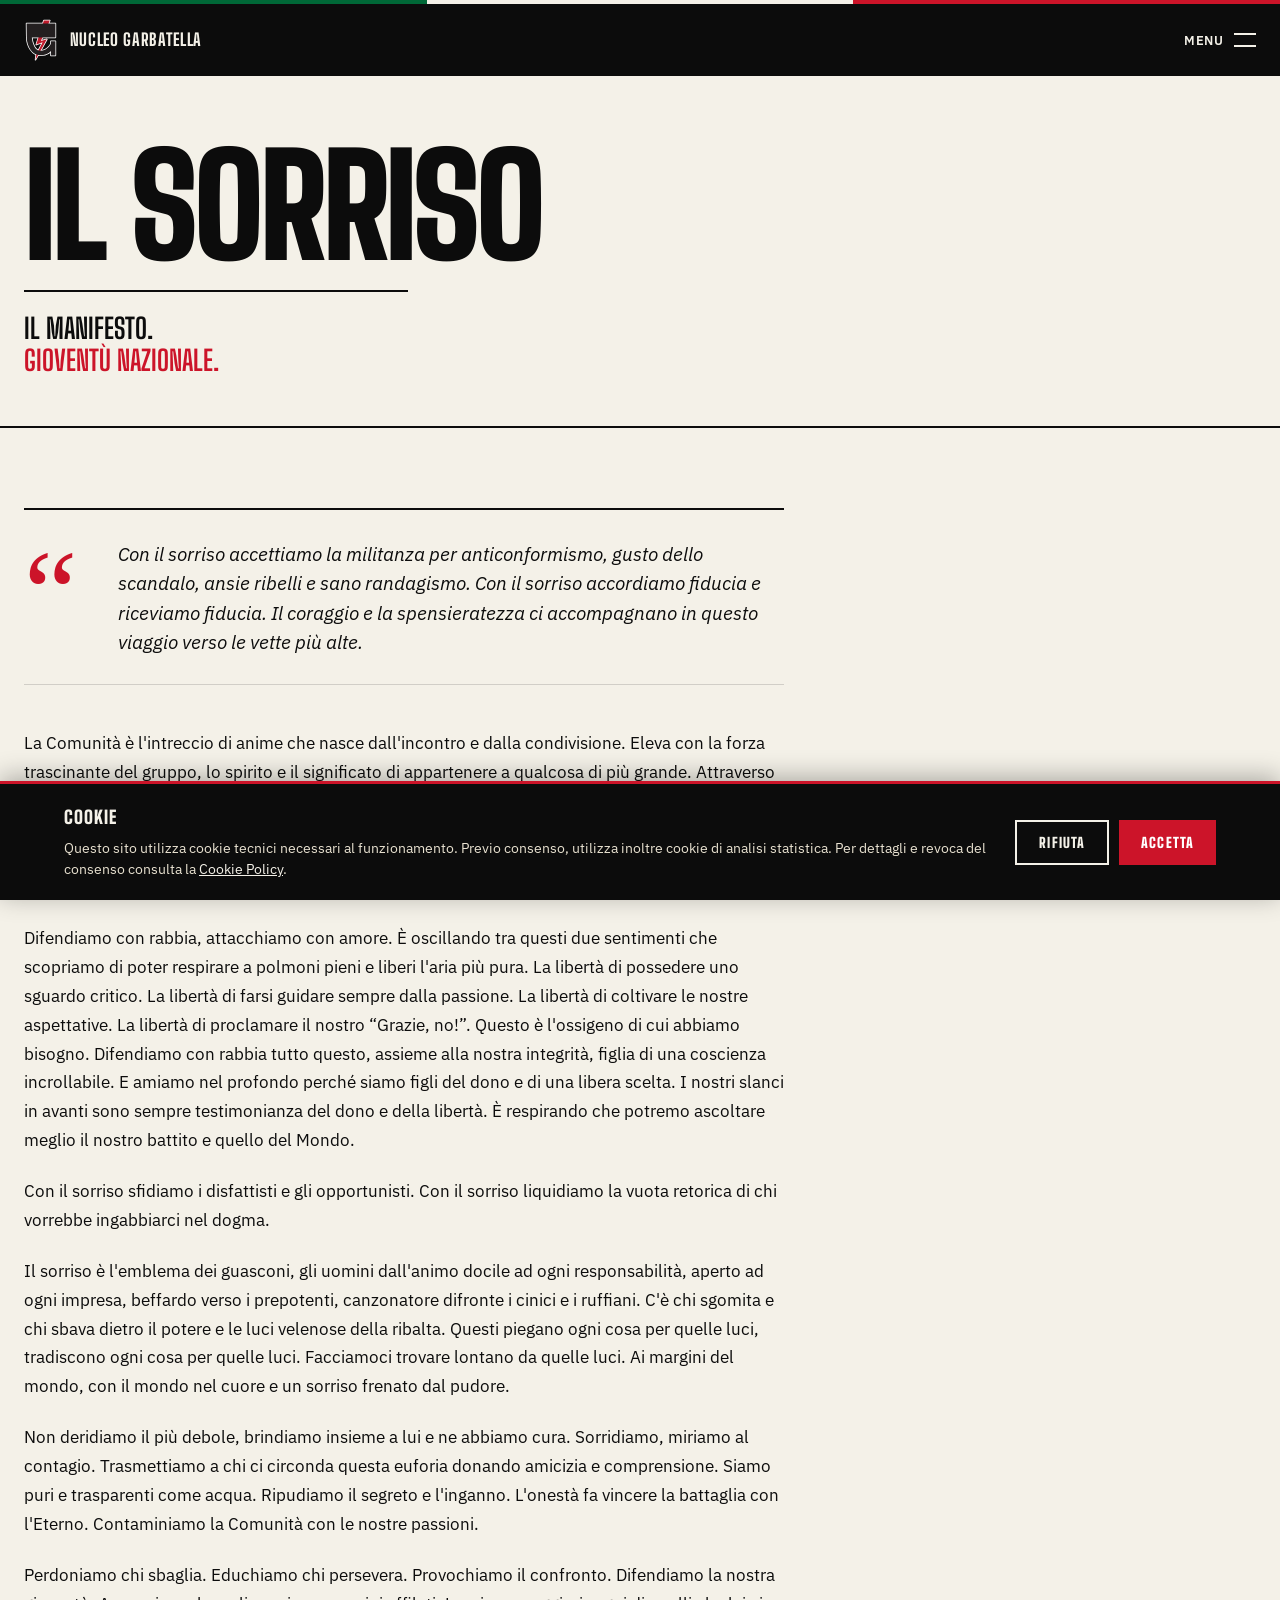
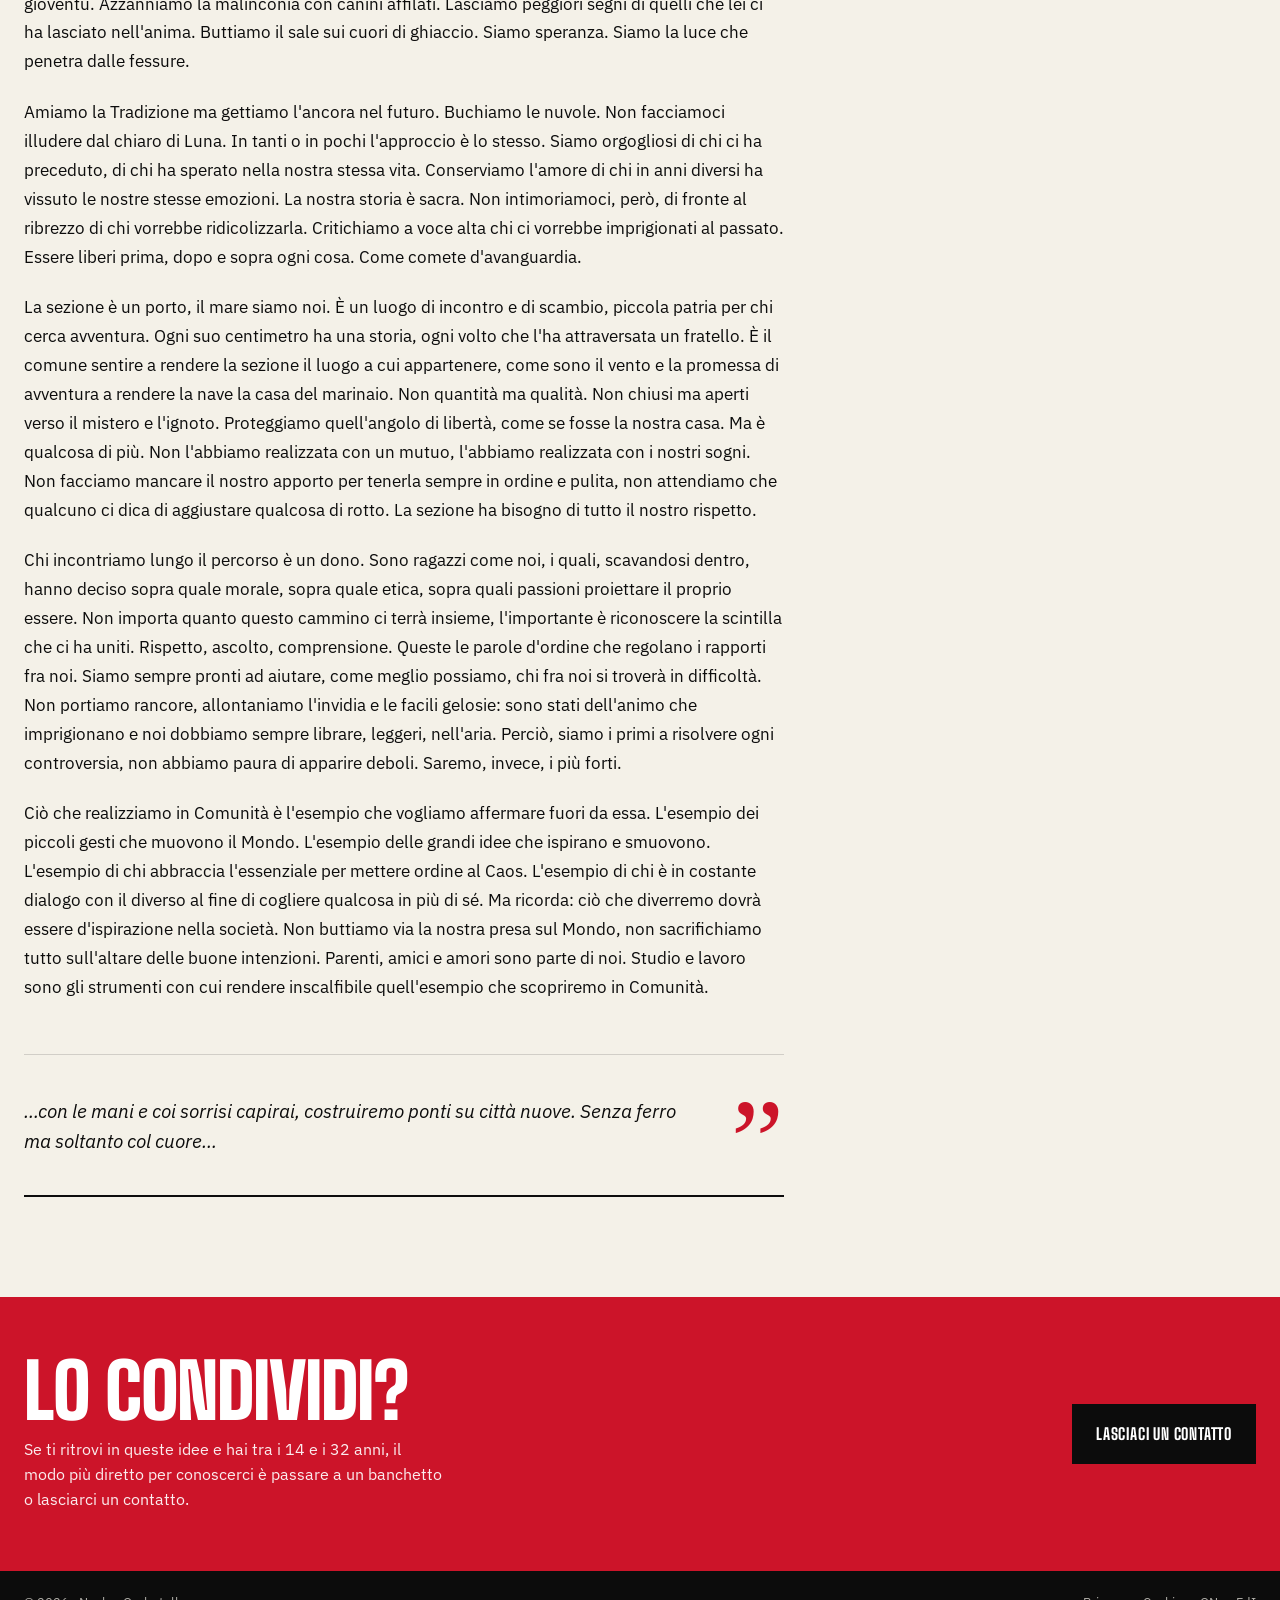
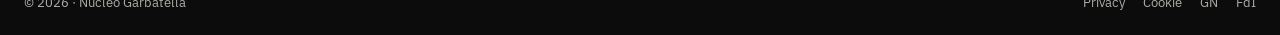
<file: manifesto.html>
<!DOCTYPE html>
<html lang="it">
<head>
<meta charset="UTF-8" />
<meta name="viewport" content="width=device-width, initial-scale=1.0" />
<meta name="color-scheme" content="light only" />
<meta name="supported-color-schemes" content="light only" />
<meta name="theme-color" content="#0c0c0c" />
<title>Il sorriso — Manifesto · Nucleo Garbatella</title>
<meta name="description" content="Il manifesto di Gioventù Nazionale. Le idee, il senso della Comunità e dell'impegno politico nel nucleo di Garbatella." />
<link rel="preload" href="/fonts/bsd-900.woff2" as="font" type="font/woff2" crossorigin />
<link rel="preload" href="/fonts/ips-400.woff2" as="font" type="font/woff2" crossorigin />
<link rel="preload" href="/fonts/bsd-800.woff2" as="font" type="font/woff2" crossorigin />
<link rel="stylesheet" href="/fonts/fonts.css" />
<!-- Favicon e icone -->
<link rel="icon" type="image/x-icon" href="/favicon.ico" />
<link rel="icon" type="image/svg+xml" href="/favicon.svg" />
<link rel="icon" type="image/png" sizes="16x16" href="/favicon-16.png" />
<link rel="icon" type="image/png" sizes="32x32" href="/favicon-32.png" />
<link rel="icon" type="image/png" sizes="48x48" href="/favicon-48.png" />
<link rel="icon" type="image/png" sizes="96x96" href="/favicon-96.png" />
<link rel="apple-touch-icon" sizes="180x180" href="/apple-touch-icon.png" />
<link rel="manifest" href="/site.webmanifest" />
<style>
  :root { color-scheme: light only; }
  html { color-scheme: light; background-color: #f4f1e8; }

  * { margin: 0; padding: 0; box-sizing: border-box; }
  html { scroll-behavior: smooth; }
  body {
    background-color: #f4f1e8 !important;
    color: #0c0c0c;
    font-family: "IBM Plex Sans", system-ui, sans-serif;
    font-size: 16px;
    line-height: 1.55;
    -webkit-font-smoothing: antialiased;
    overflow-x: hidden;
    forced-color-adjust: none;
  }
  body.menu-open { overflow: hidden; }

  .container { max-width: 1280px; margin: 0 auto; padding: 0 24px; }
  @media (max-width: 720px) { .container { padding: 0 20px; } }

  /* TRICOLORE */
  .stripe { height: 4px; display: flex; }
  .stripe span { flex: 1; display: block; }
  .stripe .g { background: #006837; }
  .stripe .w { background: #f4f1e8; }
  .stripe .r { background: #cc1429; }

  /* HEADER */
  header.bar {
    background-color: #0c0c0c;
    color: #f4f1e8;
    position: sticky;
    top: 0;
    z-index: 80;
  }
  .bar-inner {
    display: flex;
    justify-content: space-between;
    align-items: center;
    height: 72px;
    padding: 0 24px;
    max-width: 1280px;
    margin: 0 auto;
  }
  @media (max-width: 720px) { .bar-inner { padding: 0 20px; height: 64px; } }
  .bar-brand {
    display: flex;
    align-items: center;
    gap: 12px;
    text-decoration: none;
    color: #f4f1e8;
    font-family: "Big Shoulders Display", sans-serif;
    font-weight: 800;
    font-size: 17px;
    letter-spacing: 0.04em;
    text-transform: uppercase;
  }
  .bar-logo {
    height: 44px;
    width: auto;
    flex-shrink: 0;
    display: block;
  }
  @media (max-width: 720px) {
    .bar-brand { font-size: 15px; gap: 10px; }
    .bar-logo { height: 36px; }
  }

  .hamburger {
    background: transparent;
    border: none;
    color: #f4f1e8;
    cursor: pointer;
    display: flex;
    align-items: center;
    gap: 10px;
    padding: 10px 0;
    font-family: "IBM Plex Sans", sans-serif;
    font-weight: 600;
    font-size: 13px;
    letter-spacing: 0.06em;
    text-transform: uppercase;
  }
  .hamburger-icon { width: 22px; height: 14px; position: relative; display: inline-block; }
  .hamburger-icon span {
    position: absolute;
    left: 0;
    width: 100%;
    height: 2px;
    background: #f4f1e8;
    transition: transform 0.25s ease, opacity 0.2s ease, top 0.25s ease;
  }
  .hamburger-icon span:nth-child(1) { top: 0; }
  .hamburger-icon span:nth-child(2) { top: calc(100% - 2px); }
  .hamburger[aria-expanded="true"] .hamburger-icon span:nth-child(1) {
    top: 50%; transform: translateY(-50%) rotate(45deg);
  }
  .hamburger[aria-expanded="true"] .hamburger-icon span:nth-child(2) {
    top: 50%; transform: translateY(-50%) rotate(-45deg);
  }
  @media (max-width: 480px) { .hamburger-label { display: none; } }

  /* MENU OVERLAY */
  .menu {
    position: fixed;
    inset: 0;
    background: #0c0c0c;
    color: #f4f1e8;
    z-index: 200;
    display: flex;
    flex-direction: column;
    padding: 24px;
    overflow-y: auto;
    transform: translateY(-100%);
    transition: transform 0.35s ease;
    visibility: hidden;
  }
  .menu[aria-hidden="false"] {
    transform: translateY(0);
    visibility: visible;
  }
  .menu-top {
    display: flex;
    justify-content: space-between;
    align-items: center;
    padding-bottom: 14px;
    border-bottom: 1px solid rgba(244,241,232,0.18);
  }
  .menu-brand {
    color: #f4f1e8;
    text-decoration: none;
    font-family: "Big Shoulders Display", sans-serif;
    font-weight: 800;
    font-size: 16px;
    letter-spacing: 0.04em;
    text-transform: uppercase;
    display: flex; align-items: center; gap: 10px;
  }
  .menu-close {
    background: transparent;
    border: none;
    color: #f4f1e8;
    cursor: pointer;
    font-family: "IBM Plex Sans", sans-serif;
    font-weight: 600;
    font-size: 13px;
    letter-spacing: 0.06em;
    text-transform: uppercase;
    display: flex; align-items: center; gap: 10px;
  }
  .menu-close-icon { width: 18px; height: 18px; position: relative; display: inline-block; }
  .menu-close-icon::before, .menu-close-icon::after {
    content: ""; position: absolute; top: 50%; left: 0;
    width: 100%; height: 2px; background: #f4f1e8;
  }
  .menu-close-icon::before { transform: rotate(45deg); }
  .menu-close-icon::after { transform: rotate(-45deg); }

  .menu-nav {
    flex: 1;
    display: flex;
    flex-direction: column;
    margin: auto 0;
    padding: 24px 0;
  }
  .menu-link {
    display: block;
    text-decoration: none;
    color: #f4f1e8;
    font-family: "Big Shoulders Display", sans-serif;
    font-weight: 900;
    font-size: clamp(44px, 10vw, 96px);
    line-height: 1.1;
    letter-spacing: -0.025em;
    text-transform: uppercase;
    padding: 10px 0;
    border-bottom: 1px solid rgba(244,241,232,0.12);
    flex-shrink: 0;
  }
  .menu-link:last-child { border-bottom: none; }
  .menu-link.active { color: #cc1429; }

  .menu-foot {
    display: flex;
    justify-content: space-between;
    align-items: center;
    padding-top: 18px;
    border-top: 1px solid rgba(244,241,232,0.18);
    gap: 16px;
    flex-wrap: wrap;
  }
  .menu-meta {
    font-size: 13px;
    color: rgba(244,241,232,0.75);
    line-height: 1.5;
  }
  .menu-cta {
    display: inline-flex;
    align-items: center;
    gap: 10px;
    background: #cc1429;
    color: #fff;
    text-decoration: none;
    padding: 14px 22px;
    font-family: "Big Shoulders Display", sans-serif;
    font-weight: 800;
    font-size: 15px;
    letter-spacing: 0.05em;
    text-transform: uppercase;
  }

  /* PAGES */
  .page { display: none; }
  .page.active { display: block; }

  /* ===== HOME HERO ===== */
  /* ===== HOME HERO — block layout, no flex tricks ===== */
  .home-hero {
    background-color: #f4f1e8;
    min-height: calc(100vh - 56px - 4px);
    padding: 40px 0 60px;
  }
  @media (max-width: 720px) {
    .home-hero {
      min-height: calc(100vh - 52px - 4px);
      padding: 30px 0 44px;
    }
  }

  .hero-inner {
    max-width: 1280px;
    margin: 0 auto;
    padding: 0 24px;
  }
  @media (max-width: 720px) { .hero-inner { padding: 0 20px; } }

  .hero-context {
    font-size: 13px;
    line-height: 1.4;
    color: #2a2a2a;
    margin: 0;
  }

  .hero-main {
    padding-top: 100px;
  }
  @media (max-width: 720px) { .hero-main { padding-top: 60px; } }

  .hero-content-left {
    max-width: 720px;
  }

  .hero-title {
    font-family: "Big Shoulders Display", sans-serif;
    font-weight: 900;
    font-size: clamp(64px, 16vw, 240px);
    line-height: 0.84;
    letter-spacing: -0.035em;
    text-transform: uppercase;
    color: #0c0c0c;
    margin-bottom: 32px;
  }

  .hero-tagline {
    font-family: "IBM Plex Sans", sans-serif;
    font-weight: 400;
    font-size: clamp(17px, 2.2vw, 22px);
    line-height: 1.5;
    color: #0c0c0c;
    max-width: 52ch;
    padding-top: 26px;
    border-top: 2px solid #0c0c0c;
    margin: 0;
  }
  .hero-tagline strong { font-weight: 600; }

  /* BUTTONS */
  .btn-primary {
    display: inline-flex;
    align-items: center;
    gap: 12px;
    background: #cc1429;
    color: #fff;
    text-decoration: none;
    padding: 16px 22px;
    font-family: "Big Shoulders Display", sans-serif;
    font-weight: 800;
    font-size: 16px;
    letter-spacing: 0.05em;
    text-transform: uppercase;
    border: 2px solid #cc1429;
  }
  .btn-primary:hover, .btn-primary:active { background: #a40f20; border-color: #a40f20; }
  .btn-secondary {
    display: inline-flex;
    align-items: center;
    gap: 10px;
    background: transparent;
    color: #0c0c0c;
    text-decoration: none;
    padding: 14px 20px;
    font-family: "Big Shoulders Display", sans-serif;
    font-weight: 700;
    font-size: 14px;
    letter-spacing: 0.05em;
    text-transform: uppercase;
    border: 2px solid #0c0c0c;
  }
  .btn-secondary:hover { background: #0c0c0c; color: #f4f1e8; }

  /* ===== HOME CARDS ===== */
  .home-cards {
    background-color: #0c0c0c;
    color: #f4f1e8;
    padding: 70px 0;
  }
  @media (max-width: 720px) { .home-cards { padding: 50px 0; } }

  .cards-grid {
    display: grid;
    grid-template-columns: repeat(3, 1fr);
    border-top: 2px solid #f4f1e8;
  }
  @media (max-width: 720px) { .cards-grid { grid-template-columns: 1fr; } }

  .card {
    display: block;
    text-decoration: none;
    color: #f4f1e8;
    padding: 32px 24px 28px;
    border-bottom: 1px solid rgba(244,241,232,0.2);
    border-right: 1px solid rgba(244,241,232,0.2);
  }
  .card:last-child { border-right: none; }
  @media (max-width: 720px) {
    .card { padding: 28px 0; border-right: none; }
    .card:last-child { border-bottom: none; }
  }
  .card:hover { background: rgba(204,20,41,0.12); }

  .card-title {
    font-family: "Big Shoulders Display", sans-serif;
    font-weight: 900;
    font-size: clamp(32px, 4.2vw, 46px);
    line-height: 0.95;
    text-transform: uppercase;
    letter-spacing: -0.018em;
    color: #f4f1e8;
    margin-bottom: 14px;
    display: flex;
    align-items: center;
    justify-content: space-between;
    gap: 12px;
  }
  .card-title .arrow {
    font-size: 0.6em;
    color: #cc1429;
    flex-shrink: 0;
  }
  .card-desc {
    font-size: 15.5px;
    line-height: 1.55;
    color: rgba(244,241,232,0.78);
  }

  /* ===== ISCRIVITI CTA ===== */
  .iscriviti-cta { background-color: #cc1429; color: #fff; padding: 60px 0; }
  @media (max-width: 720px) { .iscriviti-cta { padding: 46px 0; } }
  .iscriviti-cta .container {
    display: grid;
    grid-template-columns: 1.4fr 1fr;
    gap: 36px;
    align-items: center;
  }
  @media (max-width: 720px) {
    .iscriviti-cta .container { grid-template-columns: 1fr; gap: 24px; }
  }
  .iscriviti-cta h3 {
    font-family: "Big Shoulders Display", sans-serif;
    font-weight: 900;
    font-size: clamp(40px, 6.5vw, 76px);
    line-height: 0.9;
    text-transform: uppercase;
    letter-spacing: -0.02em;
    color: #fff;
    margin-bottom: 12px;
  }
  .iscriviti-cta p { font-size: 16px; line-height: 1.55; color: rgba(255,255,255,0.92); max-width: 42ch; }
  .iscriviti-cta .btn-primary {
    background: #0c0c0c;
    border-color: #0c0c0c;
    color: #fff;
    justify-self: end;
  }
  .iscriviti-cta .btn-primary:hover { background: #fff; color: #0c0c0c; border-color: #fff; }
  @media (max-width: 720px) { .iscriviti-cta .btn-primary { justify-self: start; } }

  /* ===== INNER PAGE HERO ===== */
  .page-hero {
    background-color: #f4f1e8;
    border-bottom: 2px solid #0c0c0c;
    padding: 70px 0 50px;
  }
  @media (max-width: 720px) { .page-hero { padding: 44px 0 36px; } }
  .page-hero h1 {
    font-family: "Big Shoulders Display", sans-serif;
    font-weight: 900;
    font-size: clamp(56px, 11vw, 160px);
    line-height: 0.85;
    letter-spacing: -0.03em;
    text-transform: uppercase;
    color: #0c0c0c;
    margin-bottom: 24px;
  }
  .page-hero p.lead {
    font-family: "Big Shoulders Display", sans-serif;
    font-weight: 700;
    font-size: clamp(20px, 2.6vw, 28px);
    line-height: 1.15;
    text-transform: uppercase;
    color: #0c0c0c;
    max-width: 32ch;
    padding-top: 20px;
    border-top: 2px solid #0c0c0c;
  }
  .page-hero p.lead span { color: #cc1429; }

  /* MANIFESTO */
  .manifesto-section { padding: 60px 0; background-color: #f4f1e8; }
  @media (max-width: 720px) { .manifesto-section { padding: 44px 0; } }
  .manifesto-intro {
    font-size: 18px;
    line-height: 1.55;
    max-width: 62ch;
    margin-bottom: 48px;
    color: #2a2a2a;
  }
  .manifesto-intro strong { color: #0c0c0c; font-weight: 600; }

  .points-list { border-top: 2px solid #0c0c0c; }
  .point-row {
    display: grid;
    grid-template-columns: 80px 1fr;
    gap: 24px;
    padding: 30px 0;
    border-bottom: 1px solid rgba(12,12,12,0.15);
    align-items: start;
  }
  @media (max-width: 720px) {
    .point-row { grid-template-columns: 1fr; gap: 10px; padding: 26px 0; }
  }
  .point-row .num {
    font-family: "Big Shoulders Display", sans-serif;
    font-weight: 900;
    font-size: 44px;
    line-height: 1;
    color: #cc1429;
    letter-spacing: -0.02em;
  }
  @media (max-width: 720px) { .point-row .num { font-size: 26px; } }
  .point-row h3 {
    font-family: "Big Shoulders Display", sans-serif;
    font-weight: 900;
    font-size: clamp(26px, 3.6vw, 38px);
    line-height: 0.95;
    text-transform: uppercase;
    letter-spacing: -0.015em;
    margin-bottom: 10px;
    color: #0c0c0c;
  }
  .point-row p { font-size: 16px; line-height: 1.6; color: #2a2a2a; max-width: 60ch; }

  /* CHI SIAMO */
  .chi-section { padding: 0 0 60px; background-color: #0c0c0c; color: #f4f1e8; }
  @media (max-width: 720px) { .chi-section { padding-bottom: 44px; } }
  .chi-section .page-hero {
    background-color: #0c0c0c;
    border-bottom: none;
    padding-bottom: 30px;
  }
  .chi-section .page-hero h1 { color: #f4f1e8; }
  .chi-section .page-hero p.lead { color: #f4f1e8; border-top-color: #f4f1e8; }

  .chi-grid {
    display: grid;
    grid-template-columns: 1.4fr 1fr;
    gap: 44px;
    border-top: 2px solid #f4f1e8;
    padding-top: 44px;
  }
  @media (max-width: 880px) { .chi-grid { grid-template-columns: 1fr; gap: 30px; } }
  .chi-body p { font-size: 16.5px; line-height: 1.6; margin-bottom: 16px; color: rgba(244,241,232,0.9); }
  .chi-body p:first-child {
    font-family: "Big Shoulders Display", sans-serif;
    font-weight: 700;
    font-size: clamp(24px, 3vw, 32px);
    line-height: 1.1;
    text-transform: uppercase;
    color: #f4f1e8;
    margin-bottom: 22px;
  }
  .chi-body strong { color: #fff; }

  .chi-facts { border: 2px solid rgba(244,241,232,0.25); }
  .fact {
    display: grid;
    grid-template-columns: 1fr auto;
    align-items: baseline;
    padding: 16px 18px;
    border-bottom: 1px solid rgba(244,241,232,0.12);

    gap: 12px;
  }
  .fact:last-child { border-bottom: none; }
  .fact-label {
    font-size: 13px;
    font-weight: 500;
    color: rgba(244,241,232,0.7);
  }
  .fact-value {
    font-family: "Big Shoulders Display", sans-serif;
    font-weight: 800;
    font-size: 24px;
    letter-spacing: -0.01em;
    color: #f4f1e8;
    text-transform: uppercase;
  }
  .fact-value.red { color: #ff5a6e; }

  /* BLOG */
  .blog-section { padding: 50px 0 60px; background-color: #f4f1e8; }
  @media (max-width: 720px) { .blog-section { padding: 36px 0 44px; } }

  .blog-filters {
    display: flex;
    border-top: 2px solid #0c0c0c;
    border-bottom: 1px solid rgba(12,12,12,0.15);
    overflow-x: auto;
  }
  .blog-filter {
    padding: 13px 18px;
    font-family: "IBM Plex Sans", sans-serif;
    font-weight: 600;
    font-size: 13px;
    letter-spacing: 0.04em;
    color: #2a2a2a;
    text-decoration: none;
    border-right: 1px solid rgba(12,12,12,0.15);
    white-space: nowrap;
    cursor: pointer;
  }
  .blog-filter:last-child { border-right: none; }
  .blog-filter.active { background: #0c0c0c; color: #f4f1e8; }

  .blog-list { border-bottom: 2px solid #0c0c0c; }
  .blog-article {
    display: grid;
    grid-template-columns: 140px 1fr auto;
    gap: 28px;
    padding: 28px 0;
    border-bottom: 1px solid rgba(12,12,12,0.15);
    align-items: start;
    text-decoration: none;
    color: inherit;
  }
  .blog-article:hover { background: rgba(204,20,41,0.06); }
  .blog-article:last-child { border-bottom: none; }
  @media (max-width: 720px) {
    .blog-article { grid-template-columns: 1fr; gap: 10px; padding: 24px 0; }
  }
  .blog-cat {
    font-size: 13px;
    font-weight: 600;
    color: #cc1429;
  }
  .blog-title {
    font-family: "Big Shoulders Display", sans-serif;
    font-weight: 800;
    font-size: clamp(22px, 2.8vw, 30px);
    line-height: 1.05;
    text-transform: uppercase;
    letter-spacing: -0.012em;
    color: #0c0c0c;
    margin-bottom: 8px;
  }
  .blog-desc { font-size: 15px; line-height: 1.55; color: #2a2a2a; max-width: 60ch; }
  .blog-arrow {
    font-family: "Big Shoulders Display", sans-serif;
    font-weight: 800;
    font-size: 22px;
    color: #cc1429;
    align-self: center;
  }
  @media (max-width: 720px) { .blog-arrow { display: none; } }

  /* ===== MANIFESTO "IL SORRISO" — LAYOUT TIPOGRAFICO ===== */
  .manifesto-document {
    max-width: 760px;
    margin: 0 auto 0 0;
    padding: 20px 0 40px;
  }

  .manifesto-epigraph {
    display: grid;
    gap: 24px;
    padding: 30px 0 26px;
    border-top: 2px solid #0c0c0c;
    border-bottom: 1px solid rgba(12,12,12,0.15);
  }
  .manifesto-epigraph.open {
    grid-template-columns: 70px 1fr;
    margin-bottom: 44px;
  }
  .manifesto-epigraph.close {
    grid-template-columns: 1fr 70px;
    margin-top: 52px;
    border-top: 1px solid rgba(12,12,12,0.15);
    border-bottom: 2px solid #0c0c0c;
  }
  .manifesto-epigraph .epigraph-mark {
    font-family: Georgia, "Times New Roman", serif;
    font-weight: 400;
    font-size: 120px;
    line-height: 0.7;
    color: #cc1429;
    user-select: none;
    display: block;
  }
  .manifesto-epigraph.open .epigraph-mark {
    align-self: start;
    padding-top: 12px;
  }
  .manifesto-epigraph.close .epigraph-mark {
    align-self: end;
    text-align: right;
    padding-bottom: 0;
    transform: translateY(15px);
  }
  .manifesto-epigraph p {
    font-family: "IBM Plex Sans", sans-serif;
    font-style: italic;
    font-weight: 400;
    font-size: 19px;
    line-height: 1.55;
    color: #0c0c0c;
    margin: 0;
    align-self: center;
  }

  .manifesto-body p {
    font-family: "IBM Plex Sans", sans-serif;
    font-weight: 400;
    font-size: 16.5px;
    line-height: 1.75;
    color: #0c0c0c;
    margin-bottom: 22px;
    text-align: left;
  }
  .manifesto-body p:last-child { margin-bottom: 0; }
  .manifesto-body p strong { font-weight: 600; }

  @media (max-width: 640px) {
    .manifesto-epigraph.open,
    .manifesto-epigraph.close {
      grid-template-columns: 1fr;
      gap: 10px;
    }
    .manifesto-epigraph .epigraph-mark {
      font-size: 80px;
      line-height: 0.6;
      padding: 0 !important;
      transform: none !important;
    }
    .manifesto-epigraph.close .epigraph-mark {
      text-align: right;
      margin-top: 8px;
    }
    .manifesto-epigraph p {
      font-size: 17px;
    }
    .manifesto-body p {
      font-size: 16px;
      line-height: 1.7;
    }
  }

  /* ===== SCAFFOLD SECTIONS (per popolare con contenuto reale) ===== */

  .scaffold-section { padding: 56px 0; background-color: #f4f1e8; border-top: 1px solid rgba(12,12,12,0.12); }
  @media (max-width: 720px) { .scaffold-section { padding: 40px 0; } }
  .scaffold-section.dark {
    background-color: #0c0c0c;
    color: #f4f1e8;
    border-top: none;
  }

  .scaffold-head {
    margin-bottom: 32px;
  }
  .scaffold-title {
    font-family: "Big Shoulders Display", sans-serif;
    font-weight: 900;
    font-size: clamp(32px, 4.5vw, 52px);
    line-height: 0.95;
    text-transform: uppercase;
    letter-spacing: -0.018em;
    color: #0c0c0c;
    margin-bottom: 14px;
  }
  .scaffold-section.dark .scaffold-title { color: #f4f1e8; }
  .scaffold-intro {
    font-size: 16.5px;
    line-height: 1.6;
    color: #2a2a2a;
    max-width: 62ch;
  }
  .scaffold-section.dark .scaffold-intro { color: rgba(244,241,232,0.85); }
  .scaffold-placeholder {
    color: #888;
    font-style: italic;
  }
  .scaffold-section.dark .scaffold-placeholder { color: rgba(244,241,232,0.55); }

  /* Coordinamento / people grid */
  .people-grid {
    display: grid;
    grid-template-columns: repeat(4, 1fr);
    gap: 0;
    border-top: 2px solid #0c0c0c;
    margin-top: 24px;
  }
  @media (max-width: 880px) { .people-grid { grid-template-columns: repeat(2, 1fr); } }
  @media (max-width: 480px) { .people-grid { grid-template-columns: 1fr; } }
  .person-card {
    padding: 24px 20px 24px 0;
    border-bottom: 1px solid rgba(12,12,12,0.15);
    border-right: 1px solid rgba(12,12,12,0.15);
  }
  .person-card:nth-child(2n) { padding-left: 20px; padding-right: 0; }
  @media (max-width: 880px) {
    .person-card { padding: 20px 16px 20px 0 !important; }
    .person-card:nth-child(2n) { padding-left: 16px !important; padding-right: 0 !important; border-right: none; }
  }
  @media (max-width: 480px) {
    .person-card { padding: 18px 0 !important; border-right: none; }
  }
  .person-avatar {
    width: 56px;
    height: 56px;
    background: rgba(12,12,12,0.08);
    border-radius: 50%;
    margin-bottom: 14px;
    display: flex;
    align-items: center;
    justify-content: center;
    font-family: "Big Shoulders Display", sans-serif;
    font-weight: 800;
    font-size: 22px;
    color: #888;
  }
  .person-name {
    font-family: "Big Shoulders Display", sans-serif;
    font-weight: 800;
    font-size: 20px;
    text-transform: uppercase;
    letter-spacing: -0.005em;
    color: #0c0c0c;
    margin-bottom: 4px;
  }
  .person-role {
    font-size: 13px;
    color: #cc1429;
    font-weight: 500;
  }
  .person-bio {
    font-size: 14px;
    line-height: 1.5;
    color: #2a2a2a;
    margin-top: 8px;
  }

  /* Contact grid */
  .contact-grid {
    display: grid;
    grid-template-columns: repeat(3, 1fr);
    gap: 24px;
    margin-top: 24px;
    border-top: 2px solid #f4f1e8;
    padding-top: 24px;
  }
  @media (max-width: 720px) { .contact-grid { grid-template-columns: 1fr; gap: 20px; } }
  .contact-block h4 {
    font-family: "Big Shoulders Display", sans-serif;
    font-weight: 800;
    font-size: 16px;
    text-transform: uppercase;
    letter-spacing: 0.04em;
    color: #ff5a6e;
    margin-bottom: 10px;
  }
  .contact-block p {
    font-size: 15.5px;
    line-height: 1.55;
    color: rgba(244,241,232,0.9);
  }
  .contact-block a {
    color: #f4f1e8;
    text-decoration: underline;
    text-decoration-thickness: 1px;
    text-underline-offset: 3px;
  }

  /* Manifesto meta */
  .manifesto-meta-grid {
    display: grid;
    grid-template-columns: repeat(3, 1fr);
    border-top: 2px solid #0c0c0c;
    border-bottom: 2px solid #0c0c0c;
    margin-top: 24px;
  }
  @media (max-width: 720px) { .manifesto-meta-grid { grid-template-columns: 1fr; } }
  .manifesto-meta-cell {
    padding: 18px 20px;
    border-right: 1px solid rgba(12,12,12,0.15);
  }
  .manifesto-meta-cell:last-child { border-right: none; }
  @media (max-width: 720px) {
    .manifesto-meta-cell { padding: 14px 0; border-right: none; border-bottom: 1px solid rgba(12,12,12,0.15); }
    .manifesto-meta-cell:last-child { border-bottom: none; }
  }
  .manifesto-meta-cell h4 {
    font-size: 12px;
    font-weight: 600;
    letter-spacing: 0.08em;
    text-transform: uppercase;
    color: #cc1429;
    margin-bottom: 6px;
  }
  .manifesto-meta-cell p {
    font-family: "Big Shoulders Display", sans-serif;
    font-weight: 800;
    font-size: 20px;
    color: #0c0c0c;
    text-transform: uppercase;
    letter-spacing: -0.005em;
  }
  .manifesto-meta-note {
    font-size: 14.5px;
    line-height: 1.6;
    color: #2a2a2a;
    margin-top: 24px;
    max-width: 70ch;
  }

  /* Blog featured */
  .blog-featured-section {
    padding: 36px 0 28px;
    background-color: #f4f1e8;
    border-bottom: 2px solid #0c0c0c;
  }
  .featured-label {
    display: inline-block;
    padding: 4px 10px;
    background: #cc1429;
    color: #fff;
    font-size: 11px;
    font-weight: 700;
    letter-spacing: 0.12em;
    text-transform: uppercase;
    margin-bottom: 18px;
  }
  .featured-article {
    display: grid;
    grid-template-columns: 1.5fr 1fr;
    gap: 36px;
    text-decoration: none;
    color: inherit;
    align-items: start;
    padding: 24px 0;
    border-top: 2px solid #0c0c0c;
  }
  @media (max-width: 720px) { .featured-article { grid-template-columns: 1fr; gap: 16px; } }
  .featured-meta {
    display: flex;
    gap: 16px;
    margin-bottom: 12px;
    font-size: 13px;
    font-weight: 600;
  }
  .featured-meta .blog-cat { color: #cc1429; }
  .featured-meta .blog-status { color: #2a2a2a; }
  .featured-title {
    font-family: "Big Shoulders Display", sans-serif;
    font-weight: 900;
    font-size: clamp(32px, 4.5vw, 52px);
    line-height: 0.95;
    text-transform: uppercase;
    letter-spacing: -0.018em;
    color: #0c0c0c;
    margin-bottom: 14px;
  }
  .featured-desc {
    font-size: 16px;
    line-height: 1.6;
    color: #2a2a2a;
    margin-bottom: 16px;
  }
  .featured-go {
    font-family: "Big Shoulders Display", sans-serif;
    font-weight: 700;
    font-size: 14px;
    text-transform: uppercase;
    letter-spacing: 0.08em;
    color: #cc1429;
  }

  /* Pubblica con noi */
  .submit-block {
    border: 2px dashed rgba(12,12,12,0.25);
    padding: 28px 24px;
    margin-top: 28px;
  }
  .submit-block h4 {
    font-family: "Big Shoulders Display", sans-serif;
    font-weight: 800;
    font-size: 24px;
    text-transform: uppercase;
    letter-spacing: -0.005em;
    margin-bottom: 10px;
    color: #0c0c0c;
  }
  .submit-block p {
    font-size: 15px;
    line-height: 1.6;
    color: #2a2a2a;
    margin-bottom: 8px;
  }
  .submit-block a { color: #cc1429; font-weight: 600; }

  /* ===== TESSERAMENTO FORM ===== */
  .form-section-page { padding: 50px 0 60px; background-color: #f4f1e8; }
  @media (max-width: 720px) { .form-section-page { padding: 36px 0 44px; } }
  .form-wrap {
    max-width: 760px;
    margin: 0;
  }
  .form-block {
    margin-bottom: 36px;
    padding-bottom: 36px;
    border-bottom: 1px solid rgba(12,12,12,0.15);
  }
  .form-block:last-of-type { border-bottom: none; padding-bottom: 0; }
  .form-block-head {
    font-family: "Big Shoulders Display", sans-serif;
    font-weight: 900;
    font-size: 26px;
    text-transform: uppercase;
    letter-spacing: -0.01em;
    color: #0c0c0c;
    margin-bottom: 6px;
  }
  .form-block-desc {
    font-size: 14.5px;
    color: #2a2a2a;
    margin-bottom: 22px;
    line-height: 1.5;
  }
  .form-row {
    display: grid;
    grid-template-columns: 1fr 1fr;
    gap: 16px;
    margin-bottom: 16px;
  }
  .form-row:last-child { margin-bottom: 0; }
  @media (max-width: 600px) { .form-row { grid-template-columns: 1fr; gap: 14px; } }
  .form-field { display: flex; flex-direction: column; gap: 6px; }
  .form-field.full { grid-column: 1 / -1; }
  .form-label {
    font-size: 13px;
    font-weight: 500;
    color: #0c0c0c;
  }
  .form-label .req { color: #cc1429; margin-left: 3px; }
  .form-input,
  .form-select,
  .form-textarea {
    background: #fff;
    border: 1.5px solid rgba(12,12,12,0.25);
    padding: 12px 14px;
    font-family: "IBM Plex Sans", sans-serif;
    font-size: 15px;
    color: #0c0c0c;
    border-radius: 0;
    transition: border-color 0.15s ease;
    width: 100%;
    height: 46px;
    line-height: 1.4;
  }
  .form-textarea { height: auto; min-height: 96px; resize: vertical; }
  .form-input:focus,
  .form-select:focus,
  .form-textarea:focus {
    outline: none;
    border-color: #cc1429;
  }

  /* Select stile custom */
  .form-select {
    appearance: none;
    -webkit-appearance: none;
    -moz-appearance: none;
    padding-right: 42px;
    cursor: pointer;
    background-image: url("data:image/svg+xml;charset=utf-8,%3Csvg xmlns='http://www.w3.org/2000/svg' viewBox='0 0 14 9'%3E%3Cpath d='M1 1l6 6 6-6' fill='none' stroke='%230c0c0c' stroke-width='2'/%3E%3C/svg%3E");
    background-repeat: no-repeat;
    background-position: right 16px center;
    background-size: 12px 8px;
  }

  /* Date come 3 select (Giorno/Mese/Anno) in stile sito */
  .date-selects {
    display: grid;
    grid-template-columns: 1fr 1.5fr 1fr;
    gap: 8px;
  }
  @media (max-width: 380px) {
    .date-selects { grid-template-columns: 1fr; gap: 6px; }
  }

  .form-input:invalid:not(:placeholder-shown),
  .form-select:invalid {
    border-color: rgba(204,20,41,0.4);
  }
  .form-help {
    font-size: 12px;
    color: #6a6a6a;
    margin-top: 4px;
  }

  /* === Articolazione block === */
  .form-articolazione-intro {
    background: #fff;
    border-left: 3px solid #cc1429;
    padding: 14px 18px;
    margin-bottom: 16px;
    font-size: 15px;
    line-height: 1.55;
    color: #0c0c0c;
  }
  .form-articolazione-intro strong { font-weight: 600; }
  .form-articolazione-intro .obbligatorio {
    display: inline-block;
    background: #0c0c0c;
    color: #f4f1e8;
    font-size: 10.5px;
    font-weight: 600;
    letter-spacing: 0.08em;
    text-transform: uppercase;
    padding: 2px 7px;
    margin-left: 6px;
    vertical-align: middle;
  }

  .form-articolazione-options {
    display: flex;
    flex-direction: column;
    gap: 0;
    border-top: 1px solid rgba(12,12,12,0.15);
  }
  .form-articolazione-option {
    border-bottom: 1px solid rgba(12,12,12,0.15);
  }
  .form-articolazione-option .opt-toggle {
    display: flex;
    align-items: flex-start;
    gap: 12px;
    padding: 14px 0;
    cursor: pointer;
    font-size: 15px;
    line-height: 1.5;
    color: #0c0c0c;
  }
  .form-articolazione-option .opt-toggle input[type="checkbox"] {
    width: 18px; height: 18px;
    margin-top: 3px;
    accent-color: #cc1429;
    flex-shrink: 0;
    cursor: pointer;
  }
  .form-articolazione-option .opt-toggle strong { font-weight: 600; }
  .form-articolazione-option .opt-toggle .opt-note {
    display: block;
    font-size: 13px;
    color: #6a6a6a;
    margin-top: 2px;
  }

  /* Conditional fields */
  .form-conditional {
    display: none;
    background: rgba(12,12,12,0.04);
    padding: 16px 18px;
    margin-bottom: 14px;
    border-left: 2px solid #cc1429;
  }
  .form-conditional.show { display: block; }
  .form-conditional .form-row { margin-bottom: 0; }

  /* Pulsante calcola CF */
  .cf-input-wrap {
    display: flex;
    gap: 8px;
    align-items: stretch;
  }
  .cf-input-wrap .form-input { flex: 1; min-width: 0; }
  .cf-calc-btn {
    background: #0c0c0c;
    color: #f4f1e8;
    border: 1.5px solid #0c0c0c;
    padding: 0 16px;
    font-family: "Big Shoulders Display", sans-serif;
    font-weight: 700;
    font-size: 13px;
    letter-spacing: 0.06em;
    text-transform: uppercase;
    cursor: pointer;
    white-space: nowrap;
    transition: background 0.15s ease;
    height: 46px;
    flex-shrink: 0;
  }
  .cf-calc-btn:hover { background: #cc1429; border-color: #cc1429; }
  .cf-calc-btn:disabled { opacity: 0.5; cursor: not-allowed; }
  @media (max-width: 480px) {
    .cf-input-wrap { flex-direction: column; }
    .cf-calc-btn { width: 100%; height: 44px; }
  }
  .cf-feedback {
    margin-top: 6px;
    font-size: 12.5px;
    line-height: 1.4;
  }
  .cf-feedback.error { color: #cc1429; }
  .cf-feedback.success { color: #006837; }

  .form-radio-group {
    display: flex;
    gap: 22px;
    flex-wrap: wrap;
    padding-top: 4px;
  }
  .form-radio-item {
    display: inline-flex;
    align-items: center;
    gap: 8px;
    cursor: pointer;
    font-size: 14.5px;
    color: #0c0c0c;
  }
  .form-radio-item input[type="radio"] {
    width: 18px; height: 18px;
    accent-color: #cc1429;
    flex-shrink: 0;
  }

  .form-consents { display: flex; flex-direction: column; gap: 14px; }
  .form-checkbox {
    display: flex;
    align-items: flex-start;
    gap: 12px;
    cursor: pointer;
    font-size: 14px;
    line-height: 1.5;
    color: #2a2a2a;
  }
  .form-checkbox input[type="checkbox"] {
    width: 18px; height: 18px;
    margin-top: 2px;
    accent-color: #cc1429;
    flex-shrink: 0;
    cursor: pointer;
  }
  .form-checkbox.required-c { color: #0c0c0c; }

  .form-submit-row {
    display: flex;
    align-items: center;
    gap: 16px;
    flex-wrap: wrap;
    margin-top: 28px;
  }
  .form-submit {
    display: inline-flex;
    align-items: center;
    gap: 14px;
    background: #cc1429;
    color: #fff;
    border: 2px solid #cc1429;
    padding: 17px 26px;
    font-family: "Big Shoulders Display", sans-serif;
    font-weight: 800;
    font-size: 17px;
    letter-spacing: 0.05em;
    text-transform: uppercase;
    cursor: pointer;
    transition: background 0.15s ease;
  }
  .form-submit:hover:not(:disabled) { background: #a40f20; border-color: #a40f20; }
  .form-submit:disabled { opacity: 0.5; cursor: not-allowed; }
  .form-submit-note {
    font-size: 12.5px;
    color: #6a6a6a;
    max-width: 32ch;
  }

  /* Form result states */
  .form-result {
    display: none;
    padding: 36px 30px;
    background: #0c0c0c;
    color: #f4f1e8;
    text-align: center;
    border: 2px solid #0c0c0c;
  }
  .form-result.show { display: block; }
  .form-result h3 {
    font-family: "Big Shoulders Display", sans-serif;
    font-weight: 900;
    font-size: clamp(28px, 4vw, 40px);
    line-height: 1;
    text-transform: uppercase;
    letter-spacing: -0.015em;
    margin-bottom: 14px;
  }
  .form-result p {
    font-size: 15.5px;
    line-height: 1.6;
    color: rgba(244,241,232,0.85);
    max-width: 50ch;
    margin: 0 auto;
  }
  .form-result .red { color: #ff5a6e; }
  .form-result.error h3 { color: #ff5a6e; }

  /* Info side block */
  .iscriviti-grid {
    display: grid;
    grid-template-columns: 1.5fr 1fr;
    gap: 48px;
    align-items: start;
  }
  @media (max-width: 880px) { .iscriviti-grid { grid-template-columns: 1fr; gap: 32px; } }
  .iscriviti-info {
    background: #0c0c0c;
    color: #f4f1e8;
    padding: 28px 26px;
    position: sticky;
    top: 76px;
  }
  @media (max-width: 880px) { .iscriviti-info { position: static; } }
  .iscriviti-info h3 {
    font-family: "Big Shoulders Display", sans-serif;
    font-weight: 800;
    font-size: 22px;
    text-transform: uppercase;
    letter-spacing: -0.005em;
    margin-bottom: 14px;
    color: #f4f1e8;
  }
  .iscriviti-info ol {
    list-style: none;
    counter-reset: step;
    padding: 0;
    margin: 0 0 22px 0;
  }
  .iscriviti-info ol li {
    counter-increment: step;
    padding-left: 32px;
    position: relative;
    margin-bottom: 12px;
    font-size: 14.5px;
    line-height: 1.55;
    color: rgba(244,241,232,0.85);
  }
  .iscriviti-info ol li::before {
    content: counter(step, decimal-leading-zero);
    position: absolute;
    left: 0;
    top: 0;
    font-family: "Big Shoulders Display", sans-serif;
    font-weight: 800;
    font-size: 15px;
    color: #ff5a6e;
    letter-spacing: 0.05em;
  }
  .iscriviti-info .info-divider {
    height: 1px;
    background: rgba(244,241,232,0.18);
    margin: 18px 0;
  }
  .iscriviti-info .info-fact {
    font-size: 13px;
    color: rgba(244,241,232,0.7);
    line-height: 1.5;
  }
  .iscriviti-info .info-fact strong {
    display: block;
    color: #f4f1e8;
    font-family: "Big Shoulders Display", sans-serif;
    font-weight: 800;
    font-size: 18px;
    text-transform: uppercase;
    letter-spacing: -0.005em;
    margin-bottom: 2px;
  }

  /* ===== LEGAL PAGES (Privacy, Cookie) ===== */
  .legal-section {
    padding: 50px 0 80px;
    background-color: #f4f1e8;
  }
  @media (max-width: 720px) { .legal-section { padding: 36px 0 60px; } }
  .legal-content {
    max-width: 720px;
  }
  .legal-meta {
    font-size: 13px;
    color: #6a6a6a;
    padding: 12px 16px;
    background: rgba(12,12,12,0.04);
    margin-bottom: 36px;
    border-left: 3px solid #cc1429;
  }
  .legal-content h2 {
    font-family: "Big Shoulders Display", sans-serif;
    font-weight: 800;
    font-size: 22px;
    text-transform: uppercase;
    letter-spacing: -0.005em;
    margin: 36px 0 12px;
    color: #0c0c0c;
  }
  .legal-content h2:first-of-type { margin-top: 0; }
  .legal-content h3 {
    font-size: 15.5px;
    font-weight: 600;
    margin: 22px 0 8px;
    color: #0c0c0c;
  }
  .legal-content p {
    font-size: 15px;
    line-height: 1.65;
    color: #2a2a2a;
    margin-bottom: 14px;
  }
  .legal-content ul, .legal-content ol {
    padding-left: 22px;
    margin-bottom: 16px;
  }
  .legal-content li {
    font-size: 15px;
    line-height: 1.6;
    color: #2a2a2a;
    margin-bottom: 6px;
  }
  .legal-content a {
    color: #cc1429;
    text-decoration: underline;
    text-underline-offset: 2px;
  }
  .legal-content strong { color: #0c0c0c; font-weight: 600; }

  /* ===== INSTAGRAM PREVIEW (Home) ===== */
  .insta-section {
    background: #0c0c0c;
    color: #f4f1e8;
    padding: 80px 0 70px;
  }
  @media (max-width: 720px) { .insta-section { padding: 56px 0 50px; } }
  .insta-head {
    display: grid;
    grid-template-columns: 1.4fr 1fr;
    gap: 36px;
    align-items: end;
    margin-bottom: 36px;
  }
  @media (max-width: 720px) {
    .insta-head { grid-template-columns: 1fr; gap: 14px; align-items: start; margin-bottom: 24px; }
  }
  .insta-eyebrow {
    font-size: 12px;
    font-weight: 600;
    letter-spacing: 0.14em;
    text-transform: uppercase;
    color: #ff5a6e;
    margin-bottom: 12px;
  }
  .insta-title {
    font-family: "Big Shoulders Display", sans-serif;
    font-weight: 900;
    font-size: clamp(40px, 6vw, 80px);
    line-height: 0.9;
    letter-spacing: -0.025em;
    text-transform: uppercase;
    color: #f4f1e8;
  }
  .insta-cta-block {
    text-align: right;
  }
  @media (max-width: 720px) { .insta-cta-block { text-align: left; } }
  .insta-handle {
    font-size: 15px;
    color: rgba(244,241,232,0.75);
    margin-bottom: 10px;
  }
  .insta-cta {
    display: inline-flex;
    align-items: center;
    gap: 12px;
    background: #fff;
    color: #0c0c0c;
    border: 2px solid #fff;
    padding: 14px 22px;
    font-family: "Big Shoulders Display", sans-serif;
    font-weight: 800;
    font-size: 16px;
    text-transform: uppercase;
    letter-spacing: 0.05em;
    text-decoration: none;
    transition: background 0.15s ease;
  }
  .insta-cta:hover { background: #cc1429; border-color: #cc1429; color: #fff; }

  /* Griglia 3x3 placeholder feed */
  .insta-grid {
    display: grid;
    grid-template-columns: repeat(3, 1fr);
    gap: 4px;
    aspect-ratio: 3 / 1;
  }
  @media (max-width: 720px) { .insta-grid { gap: 2px; } }
  .insta-tile {
    aspect-ratio: 1 / 1;
    background: rgba(244,241,232,0.06);
    position: relative;
    overflow: hidden;
    display: flex;
    align-items: center;
    justify-content: center;
    text-decoration: none;
  }
  .insta-tile::after {
    content: "";
    position: absolute;
    inset: 0;
    background: linear-gradient(135deg, rgba(204,20,41,0.08), transparent 60%);
    pointer-events: none;
  }
  .insta-tile-num {
    font-family: "Big Shoulders Display", sans-serif;
    font-weight: 900;
    font-size: clamp(28px, 5vw, 64px);
    color: rgba(244,241,232,0.15);
    letter-spacing: -0.02em;
  }
  .insta-tile.scaffold-placeholder { font-style: normal; color: inherit; }

  .insta-footnote {
    margin-top: 22px;
    font-size: 12.5px;
    color: rgba(244,241,232,0.5);
    line-height: 1.5;
    max-width: 60ch;
  }

  /* FOOTER */
  footer {
    background-color: #0c0c0c;
    color: rgba(244,241,232,0.7);
    padding: 22px 0;
    font-size: 13px;
  }
  .footer-inner {
    display: flex;
    justify-content: space-between;
    flex-wrap: wrap;
    gap: 12px;
    align-items: center;
  }
  .footer-inner a { color: rgba(244,241,232,0.7); text-decoration: none; }
  .footer-inner a:hover { color: #fff; }
  .footer-links { display: flex; gap: 18px; flex-wrap: wrap; }
  .footer-copy-mobile { display: none; }
  @media (max-width: 720px) {
    .footer-copy-desktop { display: none; }
    .footer-copy-mobile { display: inline; }
    .footer-inner { flex-direction: column; align-items: flex-start; gap: 16px; }
  }

  @media (prefers-reduced-motion: reduce) {
    .menu, .hamburger-icon span { transition: none; }
  }
</style>

<!-- Open Graph / social previews -->
<meta property="og:title" content="Il sorriso — Manifesto · Nucleo Garbatella" />
<meta property="og:description" content="Il manifesto di Gioventù Nazionale. Le idee, il senso della Comunità e dell'impegno politico nel nucleo di Garbatella." />
<meta property="og:type" content="website" />
<meta property="og:url" content="https://nucleogarbatella.it/manifesto.html" />
<meta property="og:locale" content="it_IT" />
<meta property="og:site_name" content="Nucleo Garbatella" />
<meta property="og:image" content="https://nucleogarbatella.it/og/default.png" />
<meta property="og:image:width" content="1200" />
<meta property="og:image:height" content="630" />
<meta property="og:image:alt" content="Logo del Nucleo Garbatella - Gioventù Nazionale" />
<meta name="twitter:card" content="summary_large_image" />
<meta name="twitter:title" content="Il sorriso — Manifesto · Nucleo Garbatella" />
<meta name="twitter:description" content="Il manifesto di Gioventù Nazionale. Le idee, il senso della Comunità e dell'impegno politico nel nucleo di Garbatella." />
<meta name="twitter:image" content="https://nucleogarbatella.it/og/default.png" />

<script src="/js/cookie-banner.js" defer></script>
<style>html.fonts-pending body{opacity:0;}</style>
<script>
  document.documentElement.classList.add('fonts-pending');
  (function(){
    function show(){
      document.documentElement.classList.remove('fonts-pending');
      var b=document.body;
      if(b){b.style.transition='opacity .15s ease-out';}
    }
    if(document.fonts&&document.fonts.ready){document.fonts.ready.then(show);setTimeout(show,1200);}
    else{show();}
  })();
</script>
<noscript><style>html.fonts-pending body{opacity:1 !important;}</style></noscript>
</head>
<body>

<div class="stripe" aria-hidden="true">
  <span class="g"></span><span class="w"></span><span class="r"></span>
</div>

<header class="bar">
  <div class="bar-inner">
    <a class="bar-brand" href="index.html">
      <img class="bar-logo" src="logo.svg" alt="" aria-hidden="true" />
      <span>Nucleo Garbatella</span>
    </a>
    <button class="hamburger" aria-label="Apri menu" aria-expanded="false" aria-controls="main-menu">
      <span class="hamburger-label">Menu</span>
      <span class="hamburger-icon" aria-hidden="true"><span></span><span></span></span>
    </button>
  </div>
</header>

<nav class="menu" id="main-menu" aria-hidden="true" aria-label="Navigazione principale">
  <div class="menu-top">
    <a class="menu-brand" href="index.html">
      <img class="bar-logo" src="logo.svg" alt="" aria-hidden="true" />
      <span>Nucleo Garbatella</span>
    </a>
    <button class="menu-close" aria-label="Chiudi menu">
      <span>Chiudi</span>
      <span class="menu-close-icon" aria-hidden="true"></span>
    </button>
  </div>

  <div class="menu-nav">
    <a class="menu-link" href="index.html">Home</a>
    <a class="menu-link" href="manifesto.html">Manifesto</a>
    <a class="menu-link" href="chi-siamo.html">Chi siamo</a>
    <a class="menu-link" href="blog.html">Blog</a>
    <a class="menu-link" href="/campagne/colombo">Petizioni</a>
    <a class="menu-link" href="banchetto.html">Scrivici</a>
  </div>

</nav>

<!-- ===================== MANIFESTO ===================== -->
<main id="manifesto">
  <section class="page-hero">
    <div class="container">
      <h1>Il sorriso</h1>
      <p class="lead">
        Il manifesto.<br />
        <span>Gioventù Nazionale.</span>
      </p>
    </div>
  </section>

  <section class="manifesto-section">
    <div class="container">
      <article class="manifesto-document">

        <div class="manifesto-epigraph open">
          <span class="epigraph-mark" aria-hidden="true">&ldquo;</span>
          <p>Con il sorriso accettiamo la militanza per anticonformismo, gusto dello scandalo, ansie ribelli e sano randagismo. Con il sorriso accordiamo fiducia e riceviamo fiducia. Il coraggio e la spensieratezza ci accompagnano in questo viaggio verso le vette più alte.</p>
        </div>

        <div class="manifesto-body">
          <p>La Comunità è l'intreccio di anime che nasce dall'incontro e dalla condivisione. Eleva con la forza trascinante del gruppo, lo spirito e il significato di appartenere a qualcosa di più grande. Attraverso di essa affermiamo noi stessi costruendo il nostro comune immaginario fatto di sogni, stelle e speranze, progettando la nostra realtà, fatta di passato, presente e futuro. Crediamo nell'uomo, nelle sue sfaccettature e nella sua sensibilità, capaci di differenziarlo rendendolo unico e grazie alle quali arricchisce senza eguali l'esperienza sociale dell'incontro, della condivisione, della Comunità.</p>

          <p>Difendiamo con rabbia, attacchiamo con amore. È oscillando tra questi due sentimenti che scopriamo di poter respirare a polmoni pieni e liberi l'aria più pura. La libertà di possedere uno sguardo critico. La libertà di farsi guidare sempre dalla passione. La libertà di coltivare le nostre aspettative. La libertà di proclamare il nostro &ldquo;Grazie, no!&rdquo;. Questo è l'ossigeno di cui abbiamo bisogno. Difendiamo con rabbia tutto questo, assieme alla nostra integrità, figlia di una coscienza incrollabile. E amiamo nel profondo perché siamo figli del dono e di una libera scelta. I nostri slanci in avanti sono sempre testimonianza del dono e della libertà. È respirando che potremo ascoltare meglio il nostro battito e quello del Mondo.</p>

          <p>Con il sorriso sfidiamo i disfattisti e gli opportunisti. Con il sorriso liquidiamo la vuota retorica di chi vorrebbe ingabbiarci nel dogma.</p>

          <p>Il sorriso è l'emblema dei guasconi, gli uomini dall'animo docile ad ogni responsabilità, aperto ad ogni impresa, beffardo verso i prepotenti, canzonatore difronte i cinici e i ruffiani. C'è chi sgomita e chi sbava dietro il potere e le luci velenose della ribalta. Questi piegano ogni cosa per quelle luci, tradiscono ogni cosa per quelle luci. Facciamoci trovare lontano da quelle luci. Ai margini del mondo, con il mondo nel cuore e un sorriso frenato dal pudore.</p>

          <p>Non deridiamo il più debole, brindiamo insieme a lui e ne abbiamo cura. Sorridiamo, miriamo al contagio. Trasmettiamo a chi ci circonda questa euforia donando amicizia e comprensione. Siamo puri e trasparenti come acqua. Ripudiamo il segreto e l'inganno. L'onestà fa vincere la battaglia con l'Eterno. Contaminiamo la Comunità con le nostre passioni.</p>

          <p>Perdoniamo chi sbaglia. Educhiamo chi persevera. Provochiamo il confronto. Difendiamo la nostra gioventù. Azzanniamo la malinconia con canini affilati. Lasciamo peggiori segni di quelli che lei ci ha lasciato nell'anima. Buttiamo il sale sui cuori di ghiaccio. Siamo speranza. Siamo la luce che penetra dalle fessure.</p>

          <p>Amiamo la Tradizione ma gettiamo l'ancora nel futuro. Buchiamo le nuvole. Non facciamoci illudere dal chiaro di Luna. In tanti o in pochi l'approccio è lo stesso. Siamo orgogliosi di chi ci ha preceduto, di chi ha sperato nella nostra stessa vita. Conserviamo l'amore di chi in anni diversi ha vissuto le nostre stesse emozioni. La nostra storia è sacra. Non intimoriamoci, però, di fronte al ribrezzo di chi vorrebbe ridicolizzarla. Critichiamo a voce alta chi ci vorrebbe imprigionati al passato. Essere liberi prima, dopo e sopra ogni cosa. Come comete d'avanguardia.</p>

          <p>La sezione è un porto, il mare siamo noi. È un luogo di incontro e di scambio, piccola patria per chi cerca avventura. Ogni suo centimetro ha una storia, ogni volto che l'ha attraversata un fratello. È il comune sentire a rendere la sezione il luogo a cui appartenere, come sono il vento e la promessa di avventura a rendere la nave la casa del marinaio. Non quantità ma qualità. Non chiusi ma aperti verso il mistero e l'ignoto. Proteggiamo quell'angolo di libertà, come se fosse la nostra casa. Ma è qualcosa di più. Non l'abbiamo realizzata con un mutuo, l'abbiamo realizzata con i nostri sogni. Non facciamo mancare il nostro apporto per tenerla sempre in ordine e pulita, non attendiamo che qualcuno ci dica di aggiustare qualcosa di rotto. La sezione ha bisogno di tutto il nostro rispetto.</p>

          <p>Chi incontriamo lungo il percorso è un dono. Sono ragazzi come noi, i quali, scavandosi dentro, hanno deciso sopra quale morale, sopra quale etica, sopra quali passioni proiettare il proprio essere. Non importa quanto questo cammino ci terrà insieme, l'importante è riconoscere la scintilla che ci ha uniti. Rispetto, ascolto, comprensione. Queste le parole d'ordine che regolano i rapporti fra noi. Siamo sempre pronti ad aiutare, come meglio possiamo, chi fra noi si troverà in difficoltà. Non portiamo rancore, allontaniamo l'invidia e le facili gelosie: sono stati dell'animo che imprigionano e noi dobbiamo sempre librare, leggeri, nell'aria. Perciò, siamo i primi a risolvere ogni controversia, non abbiamo paura di apparire deboli. Saremo, invece, i più forti.</p>

          <p>Ciò che realizziamo in Comunità è l'esempio che vogliamo affermare fuori da essa. L'esempio dei piccoli gesti che muovono il Mondo. L'esempio delle grandi idee che ispirano e smuovono. L'esempio di chi abbraccia l'essenziale per mettere ordine al Caos. L'esempio di chi è in costante dialogo con il diverso al fine di cogliere qualcosa in più di sé. Ma ricorda: ciò che diverremo dovrà essere d'ispirazione nella società. Non buttiamo via la nostra presa sul Mondo, non sacrifichiamo tutto sull'altare delle buone intenzioni. Parenti, amici e amori sono parte di noi. Studio e lavoro sono gli strumenti con cui rendere inscalfibile quell'esempio che scopriremo in Comunità.</p>
        </div>

        <div class="manifesto-epigraph close">
          <p>…con le mani e coi sorrisi capirai, costruiremo ponti su città nuove. Senza ferro ma soltanto col cuore…</p>
          <span class="epigraph-mark" aria-hidden="true">&rdquo;</span>
        </div>

      </article>
    </div>
  </section>

  <section class="iscriviti-cta">
    <div class="container">
      <div>
        <h3>Lo condividi?</h3>
        <p>Se ti ritrovi in queste idee e hai tra i 14 e i 32 anni, il modo più diretto per conoscerci è passare a un banchetto o lasciarci un contatto.</p>
      </div>
      <a class="btn-primary" href="banchetto.html">
        Lasciaci un contatto
      </a>
    </div>
  </section>
</main>

<footer>
  <div class="container footer-inner">
    <div>
      <span class="footer-copy-desktop">© 2026 · Nucleo Garbatella</span>
      <span class="footer-copy-mobile">© 2026 Nucleo Garbatella</span>
    </div>
    <div class="footer-links">
      <a href="privacy.html">Privacy</a>
      <a href="cookie.html">Cookie</a>
      <a href="https://www.gioventunazionale.it/" target="_blank" rel="noopener">GN</a>
      <a href="https://www.fratelli-italia.it/" target="_blank" rel="noopener">FdI</a>
    </div>
  </div>
</footer>

<script>
  // Menu hamburger
  const hamburger = document.querySelector('.hamburger');
  const menu = document.getElementById('main-menu');
  const menuClose = document.querySelector('.menu-close');

  function openMenu() {
    hamburger.setAttribute('aria-expanded', 'true');
    menu.setAttribute('aria-hidden', 'false');
    document.body.classList.add('menu-open');
  }
  function closeMenu() {
    hamburger.setAttribute('aria-expanded', 'false');
    menu.setAttribute('aria-hidden', 'true');
    document.body.classList.remove('menu-open');
  }
  hamburger.addEventListener('click', () => {
    hamburger.getAttribute('aria-expanded') === 'true' ? closeMenu() : openMenu();
  });
  menuClose.addEventListener('click', closeMenu);

  // Chiudi menu con Esc
  document.addEventListener('keydown', (e) => {
    if (e.key === 'Escape' && menu.getAttribute('aria-hidden') === 'false') closeMenu();
  });
</script>


</body>
</html>
</file>
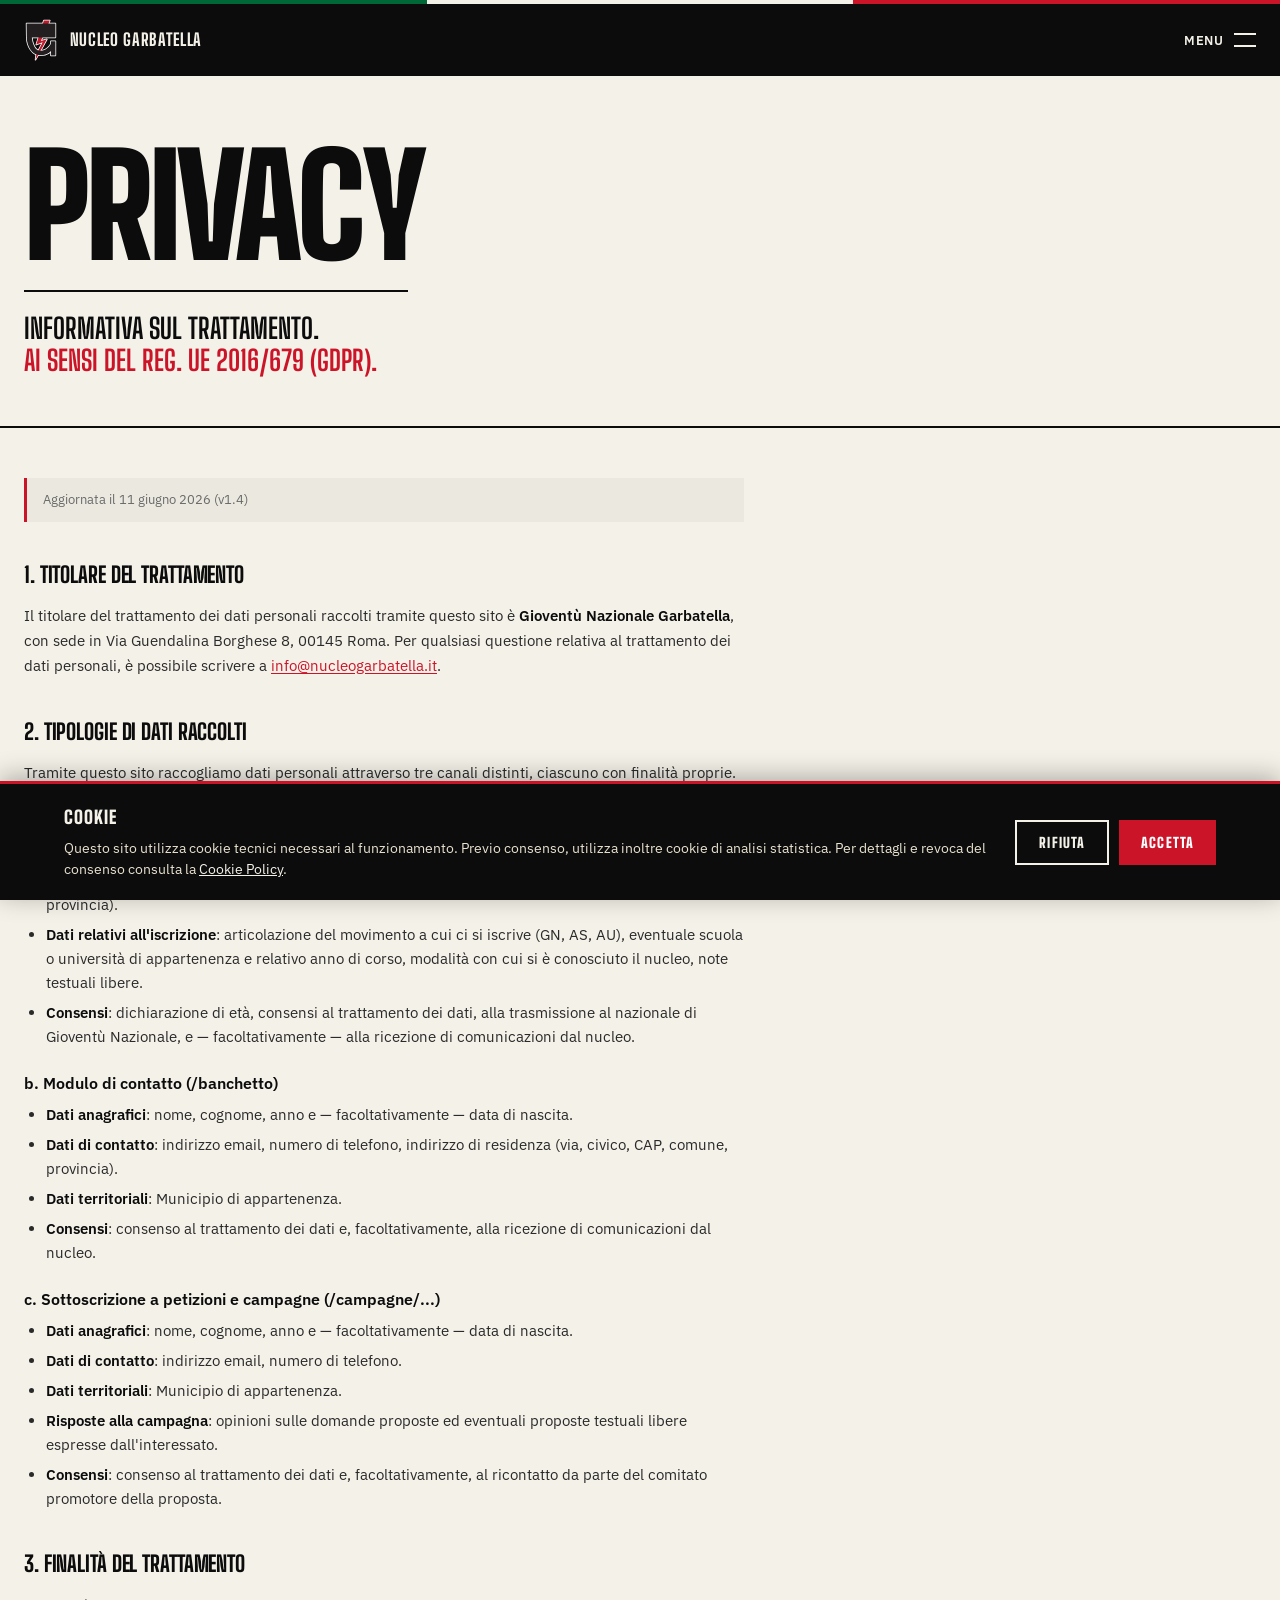
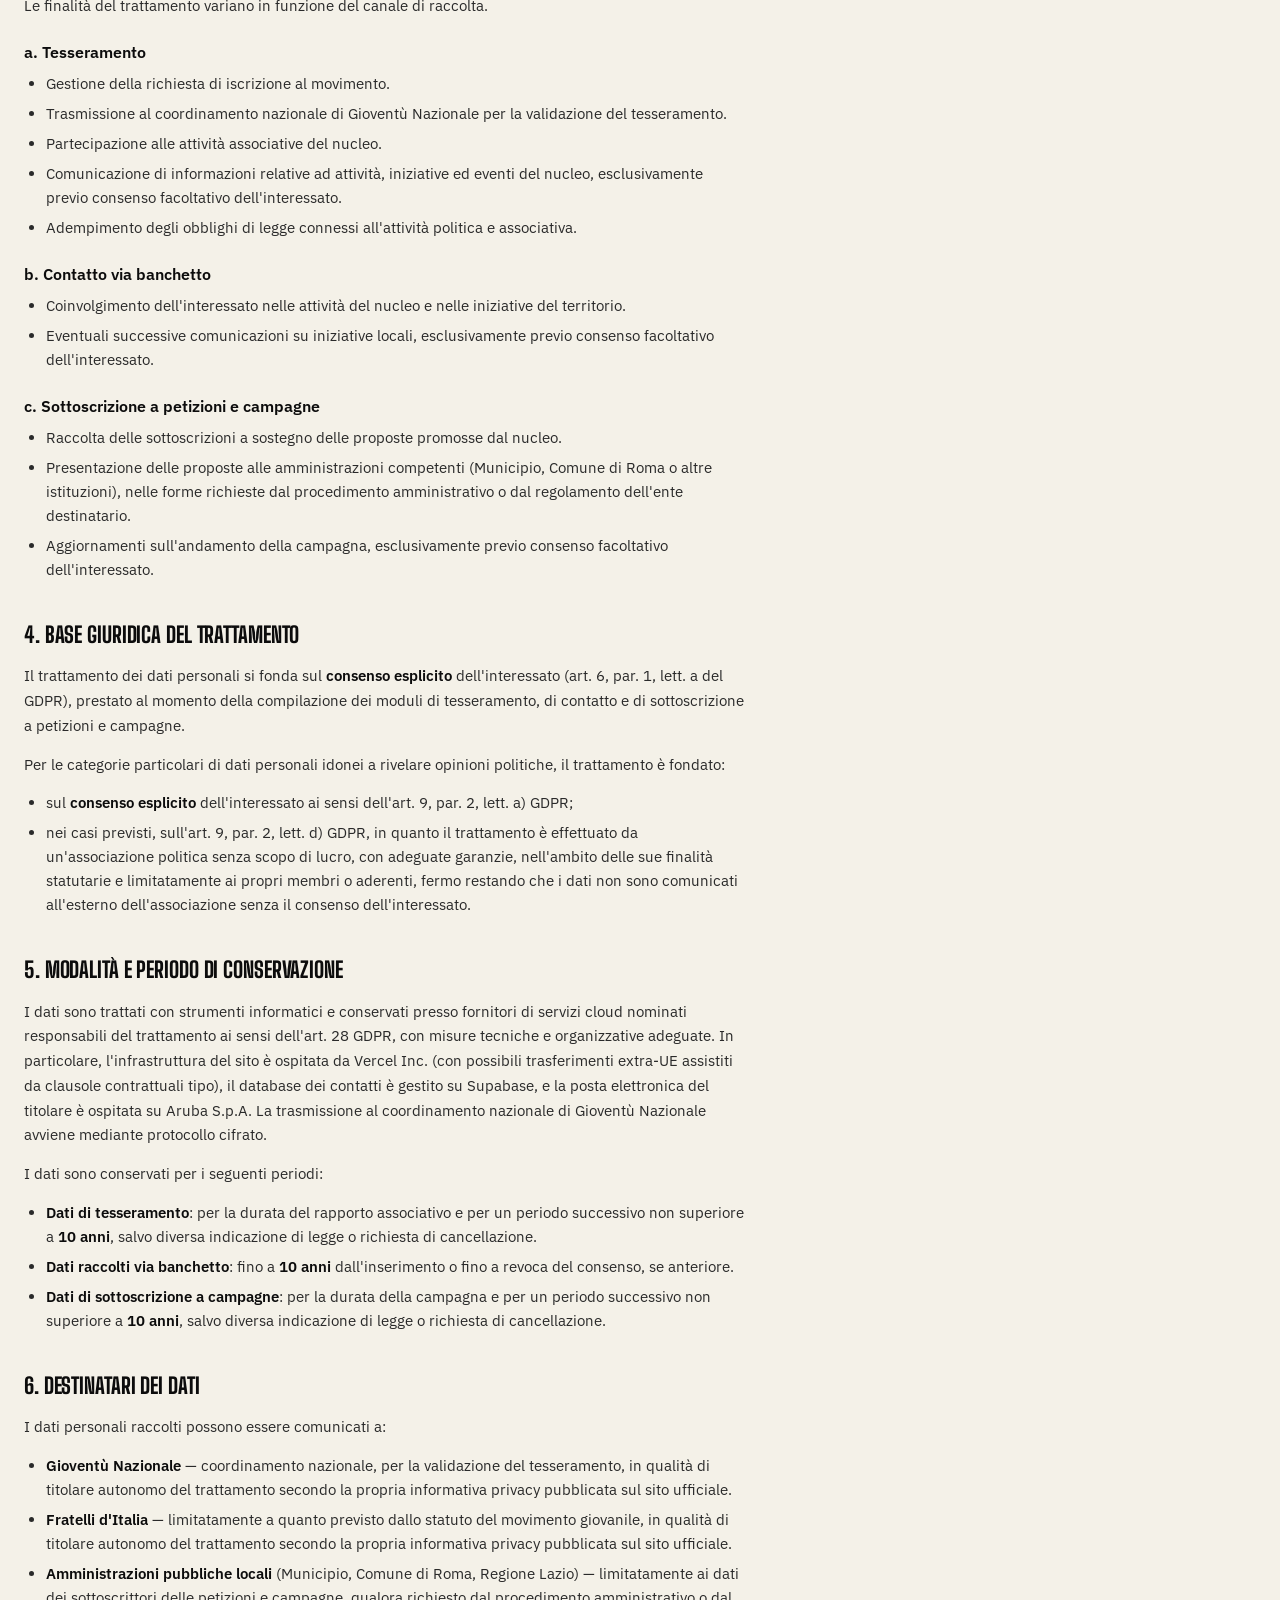
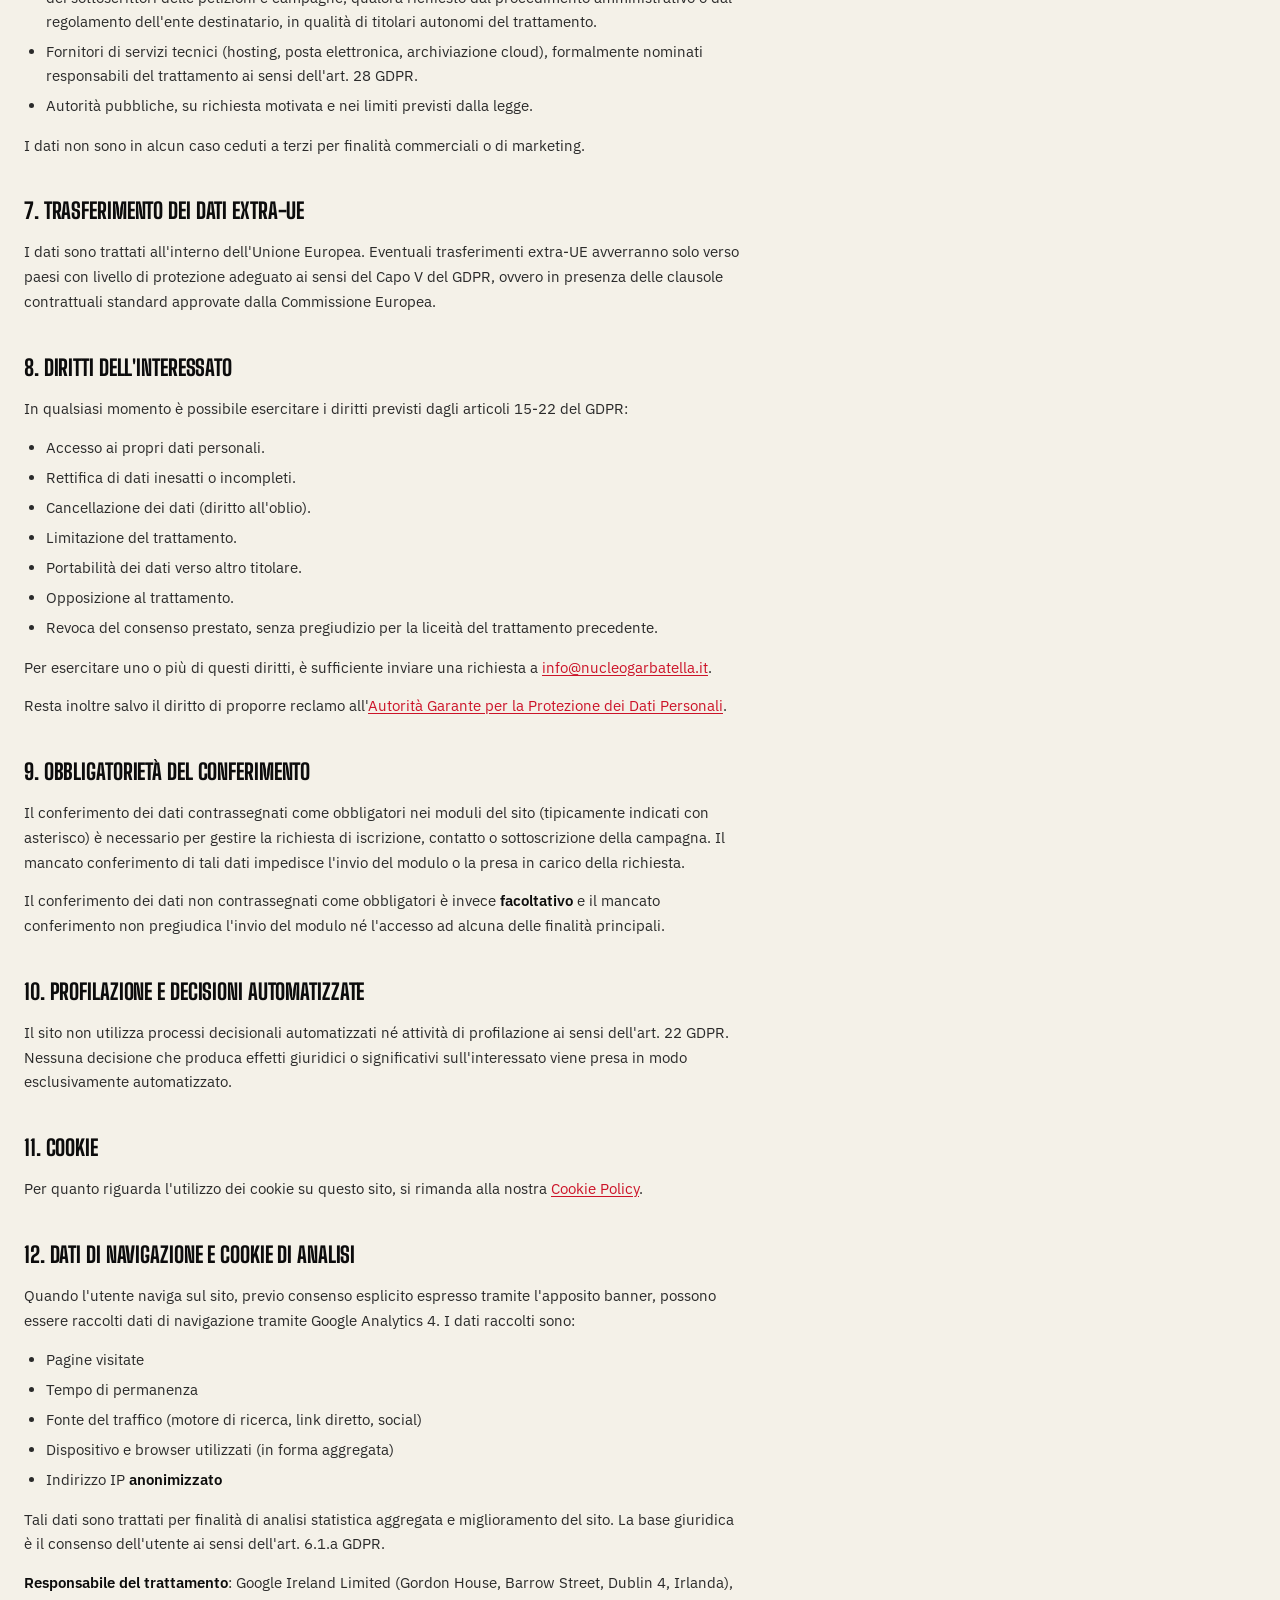
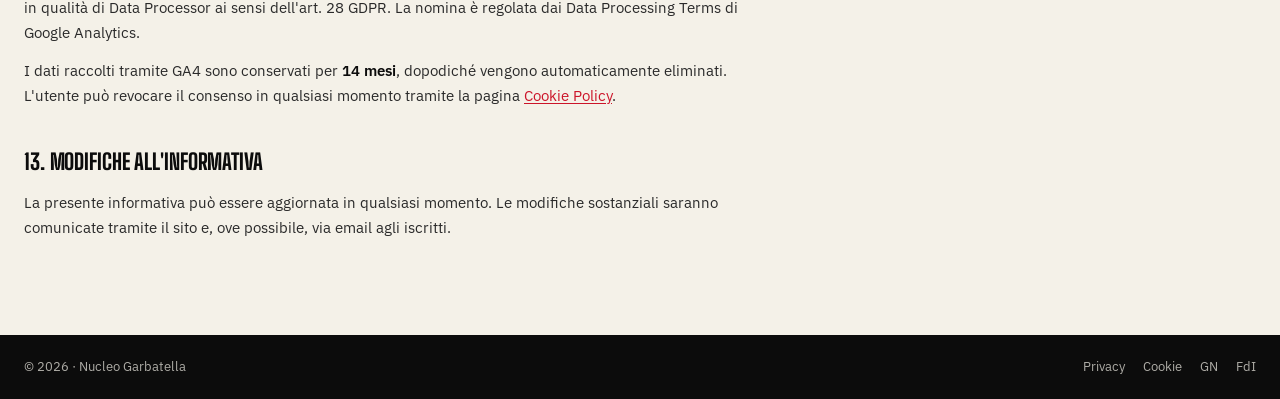
<file: privacy.html>
<!DOCTYPE html>
<html lang="it">
<head>
<meta charset="UTF-8" />
<meta name="viewport" content="width=device-width, initial-scale=1.0" />
<meta name="color-scheme" content="light only" />
<meta name="supported-color-schemes" content="light only" />
<meta name="theme-color" content="#0c0c0c" />
<title>Privacy · Nucleo Garbatella</title>
<meta name="description" content="Informativa privacy del Nucleo Garbatella, ai sensi del Regolamento UE 2016/679 (GDPR)." />
<link rel="preload" href="/fonts/bsd-900.woff2" as="font" type="font/woff2" crossorigin />
<link rel="preload" href="/fonts/ips-400.woff2" as="font" type="font/woff2" crossorigin />
<link rel="preload" href="/fonts/bsd-800.woff2" as="font" type="font/woff2" crossorigin />
<link rel="stylesheet" href="/fonts/fonts.css" />
<!-- Favicon e icone -->
<link rel="icon" type="image/x-icon" href="/favicon.ico" />
<link rel="icon" type="image/svg+xml" href="/favicon.svg" />
<link rel="icon" type="image/png" sizes="16x16" href="/favicon-16.png" />
<link rel="icon" type="image/png" sizes="32x32" href="/favicon-32.png" />
<link rel="icon" type="image/png" sizes="48x48" href="/favicon-48.png" />
<link rel="icon" type="image/png" sizes="96x96" href="/favicon-96.png" />
<link rel="apple-touch-icon" sizes="180x180" href="/apple-touch-icon.png" />
<link rel="manifest" href="/site.webmanifest" />
<style>
  :root { color-scheme: light only; }
  html { color-scheme: light; background-color: #f4f1e8; }

  * { margin: 0; padding: 0; box-sizing: border-box; }
  html { scroll-behavior: smooth; }
  body {
    background-color: #f4f1e8 !important;
    color: #0c0c0c;
    font-family: "IBM Plex Sans", system-ui, sans-serif;
    font-size: 16px;
    line-height: 1.55;
    -webkit-font-smoothing: antialiased;
    overflow-x: hidden;
    forced-color-adjust: none;
  }
  body.menu-open { overflow: hidden; }

  .container { max-width: 1280px; margin: 0 auto; padding: 0 24px; }
  @media (max-width: 720px) { .container { padding: 0 20px; } }

  /* TRICOLORE */
  .stripe { height: 4px; display: flex; }
  .stripe span { flex: 1; display: block; }
  .stripe .g { background: #006837; }
  .stripe .w { background: #f4f1e8; }
  .stripe .r { background: #cc1429; }

  /* HEADER */
  header.bar {
    background-color: #0c0c0c;
    color: #f4f1e8;
    position: sticky;
    top: 0;
    z-index: 80;
  }
  .bar-inner {
    display: flex;
    justify-content: space-between;
    align-items: center;
    height: 72px;
    padding: 0 24px;
    max-width: 1280px;
    margin: 0 auto;
  }
  @media (max-width: 720px) { .bar-inner { padding: 0 20px; height: 64px; } }
  .bar-brand {
    display: flex;
    align-items: center;
    gap: 12px;
    text-decoration: none;
    color: #f4f1e8;
    font-family: "Big Shoulders Display", sans-serif;
    font-weight: 800;
    font-size: 17px;
    letter-spacing: 0.04em;
    text-transform: uppercase;
  }
  .bar-logo {
    height: 44px;
    width: auto;
    flex-shrink: 0;
    display: block;
  }
  @media (max-width: 720px) {
    .bar-brand { font-size: 15px; gap: 10px; }
    .bar-logo { height: 36px; }
  }

  .hamburger {
    background: transparent;
    border: none;
    color: #f4f1e8;
    cursor: pointer;
    display: flex;
    align-items: center;
    gap: 10px;
    padding: 10px 0;
    font-family: "IBM Plex Sans", sans-serif;
    font-weight: 600;
    font-size: 13px;
    letter-spacing: 0.06em;
    text-transform: uppercase;
  }
  .hamburger-icon { width: 22px; height: 14px; position: relative; display: inline-block; }
  .hamburger-icon span {
    position: absolute;
    left: 0;
    width: 100%;
    height: 2px;
    background: #f4f1e8;
    transition: transform 0.25s ease, opacity 0.2s ease, top 0.25s ease;
  }
  .hamburger-icon span:nth-child(1) { top: 0; }
  .hamburger-icon span:nth-child(2) { top: calc(100% - 2px); }
  .hamburger[aria-expanded="true"] .hamburger-icon span:nth-child(1) {
    top: 50%; transform: translateY(-50%) rotate(45deg);
  }
  .hamburger[aria-expanded="true"] .hamburger-icon span:nth-child(2) {
    top: 50%; transform: translateY(-50%) rotate(-45deg);
  }
  @media (max-width: 480px) { .hamburger-label { display: none; } }

  /* MENU OVERLAY */
  .menu {
    position: fixed;
    inset: 0;
    background: #0c0c0c;
    color: #f4f1e8;
    z-index: 200;
    display: flex;
    flex-direction: column;
    padding: 24px;
    overflow-y: auto;
    transform: translateY(-100%);
    transition: transform 0.35s ease;
    visibility: hidden;
  }
  .menu[aria-hidden="false"] {
    transform: translateY(0);
    visibility: visible;
  }
  .menu-top {
    display: flex;
    justify-content: space-between;
    align-items: center;
    padding-bottom: 14px;
    border-bottom: 1px solid rgba(244,241,232,0.18);
  }
  .menu-brand {
    color: #f4f1e8;
    text-decoration: none;
    font-family: "Big Shoulders Display", sans-serif;
    font-weight: 800;
    font-size: 16px;
    letter-spacing: 0.04em;
    text-transform: uppercase;
    display: flex; align-items: center; gap: 10px;
  }
  .menu-close {
    background: transparent;
    border: none;
    color: #f4f1e8;
    cursor: pointer;
    font-family: "IBM Plex Sans", sans-serif;
    font-weight: 600;
    font-size: 13px;
    letter-spacing: 0.06em;
    text-transform: uppercase;
    display: flex; align-items: center; gap: 10px;
  }
  .menu-close-icon { width: 18px; height: 18px; position: relative; display: inline-block; }
  .menu-close-icon::before, .menu-close-icon::after {
    content: ""; position: absolute; top: 50%; left: 0;
    width: 100%; height: 2px; background: #f4f1e8;
  }
  .menu-close-icon::before { transform: rotate(45deg); }
  .menu-close-icon::after { transform: rotate(-45deg); }

  .menu-nav {
    flex: 1;
    display: flex;
    flex-direction: column;
    margin: auto 0;
    padding: 24px 0;
  }
  .menu-link {
    display: block;
    text-decoration: none;
    color: #f4f1e8;
    font-family: "Big Shoulders Display", sans-serif;
    font-weight: 900;
    font-size: clamp(44px, 10vw, 96px);
    line-height: 1.1;
    letter-spacing: -0.025em;
    text-transform: uppercase;
    padding: 10px 0;
    border-bottom: 1px solid rgba(244,241,232,0.12);
    flex-shrink: 0;
  }
  .menu-link:last-child { border-bottom: none; }
  .menu-link.active { color: #cc1429; }

  .menu-foot {
    display: flex;
    justify-content: space-between;
    align-items: center;
    padding-top: 18px;
    border-top: 1px solid rgba(244,241,232,0.18);
    gap: 16px;
    flex-wrap: wrap;
  }
  .menu-meta {
    font-size: 13px;
    color: rgba(244,241,232,0.75);
    line-height: 1.5;
  }
  .menu-cta {
    display: inline-flex;
    align-items: center;
    gap: 10px;
    background: #cc1429;
    color: #fff;
    text-decoration: none;
    padding: 14px 22px;
    font-family: "Big Shoulders Display", sans-serif;
    font-weight: 800;
    font-size: 15px;
    letter-spacing: 0.05em;
    text-transform: uppercase;
  }

  /* PAGES */
  .page { display: none; }
  .page.active { display: block; }

  /* ===== HOME HERO ===== */
  /* ===== HOME HERO — block layout, no flex tricks ===== */
  .home-hero {
    background-color: #f4f1e8;
    min-height: calc(100vh - 56px - 4px);
    padding: 40px 0 60px;
  }
  @media (max-width: 720px) {
    .home-hero {
      min-height: calc(100vh - 52px - 4px);
      padding: 30px 0 44px;
    }
  }

  .hero-inner {
    max-width: 1280px;
    margin: 0 auto;
    padding: 0 24px;
  }
  @media (max-width: 720px) { .hero-inner { padding: 0 20px; } }

  .hero-context {
    font-size: 13px;
    line-height: 1.4;
    color: #2a2a2a;
    margin: 0;
  }

  .hero-main {
    padding-top: 100px;
  }
  @media (max-width: 720px) { .hero-main { padding-top: 60px; } }

  .hero-content-left {
    max-width: 720px;
  }

  .hero-title {
    font-family: "Big Shoulders Display", sans-serif;
    font-weight: 900;
    font-size: clamp(64px, 16vw, 240px);
    line-height: 0.84;
    letter-spacing: -0.035em;
    text-transform: uppercase;
    color: #0c0c0c;
    margin-bottom: 32px;
  }

  .hero-tagline {
    font-family: "IBM Plex Sans", sans-serif;
    font-weight: 400;
    font-size: clamp(17px, 2.2vw, 22px);
    line-height: 1.5;
    color: #0c0c0c;
    max-width: 52ch;
    padding-top: 26px;
    border-top: 2px solid #0c0c0c;
    margin: 0;
  }
  .hero-tagline strong { font-weight: 600; }

  /* BUTTONS */
  .btn-primary {
    display: inline-flex;
    align-items: center;
    gap: 12px;
    background: #cc1429;
    color: #fff;
    text-decoration: none;
    padding: 16px 22px;
    font-family: "Big Shoulders Display", sans-serif;
    font-weight: 800;
    font-size: 16px;
    letter-spacing: 0.05em;
    text-transform: uppercase;
    border: 2px solid #cc1429;
  }
  .btn-primary:hover, .btn-primary:active { background: #a40f20; border-color: #a40f20; }
  .btn-secondary {
    display: inline-flex;
    align-items: center;
    gap: 10px;
    background: transparent;
    color: #0c0c0c;
    text-decoration: none;
    padding: 14px 20px;
    font-family: "Big Shoulders Display", sans-serif;
    font-weight: 700;
    font-size: 14px;
    letter-spacing: 0.05em;
    text-transform: uppercase;
    border: 2px solid #0c0c0c;
  }
  .btn-secondary:hover { background: #0c0c0c; color: #f4f1e8; }

  /* ===== HOME CARDS ===== */
  .home-cards {
    background-color: #0c0c0c;
    color: #f4f1e8;
    padding: 70px 0;
  }
  @media (max-width: 720px) { .home-cards { padding: 50px 0; } }

  .cards-grid {
    display: grid;
    grid-template-columns: repeat(3, 1fr);
    border-top: 2px solid #f4f1e8;
  }
  @media (max-width: 720px) { .cards-grid { grid-template-columns: 1fr; } }

  .card {
    display: block;
    text-decoration: none;
    color: #f4f1e8;
    padding: 32px 24px 28px;
    border-bottom: 1px solid rgba(244,241,232,0.2);
    border-right: 1px solid rgba(244,241,232,0.2);
  }
  .card:last-child { border-right: none; }
  @media (max-width: 720px) {
    .card { padding: 28px 0; border-right: none; }
    .card:last-child { border-bottom: none; }
  }
  .card:hover { background: rgba(204,20,41,0.12); }

  .card-title {
    font-family: "Big Shoulders Display", sans-serif;
    font-weight: 900;
    font-size: clamp(32px, 4.2vw, 46px);
    line-height: 0.95;
    text-transform: uppercase;
    letter-spacing: -0.018em;
    color: #f4f1e8;
    margin-bottom: 14px;
    display: flex;
    align-items: center;
    justify-content: space-between;
    gap: 12px;
  }
  .card-title .arrow {
    font-size: 0.6em;
    color: #cc1429;
    flex-shrink: 0;
  }
  .card-desc {
    font-size: 15.5px;
    line-height: 1.55;
    color: rgba(244,241,232,0.78);
  }

  /* ===== ISCRIVITI CTA ===== */
  .iscriviti-cta { background-color: #cc1429; color: #fff; padding: 60px 0; }
  @media (max-width: 720px) { .iscriviti-cta { padding: 46px 0; } }
  .iscriviti-cta .container {
    display: grid;
    grid-template-columns: 1.4fr 1fr;
    gap: 36px;
    align-items: center;
  }
  @media (max-width: 720px) {
    .iscriviti-cta .container { grid-template-columns: 1fr; gap: 24px; }
  }
  .iscriviti-cta h3 {
    font-family: "Big Shoulders Display", sans-serif;
    font-weight: 900;
    font-size: clamp(40px, 6.5vw, 76px);
    line-height: 0.9;
    text-transform: uppercase;
    letter-spacing: -0.02em;
    color: #fff;
    margin-bottom: 12px;
  }
  .iscriviti-cta p { font-size: 16px; line-height: 1.55; color: rgba(255,255,255,0.92); max-width: 42ch; }
  .iscriviti-cta .btn-primary {
    background: #0c0c0c;
    border-color: #0c0c0c;
    color: #fff;
    justify-self: end;
  }
  .iscriviti-cta .btn-primary:hover { background: #fff; color: #0c0c0c; border-color: #fff; }
  @media (max-width: 720px) { .iscriviti-cta .btn-primary { justify-self: start; } }

  /* ===== INNER PAGE HERO ===== */
  .page-hero {
    background-color: #f4f1e8;
    border-bottom: 2px solid #0c0c0c;
    padding: 70px 0 50px;
  }
  @media (max-width: 720px) { .page-hero { padding: 44px 0 36px; } }
  .page-hero h1 {
    font-family: "Big Shoulders Display", sans-serif;
    font-weight: 900;
    font-size: clamp(56px, 11vw, 160px);
    line-height: 0.85;
    letter-spacing: -0.03em;
    text-transform: uppercase;
    color: #0c0c0c;
    margin-bottom: 24px;
  }
  .page-hero p.lead {
    font-family: "Big Shoulders Display", sans-serif;
    font-weight: 700;
    font-size: clamp(20px, 2.6vw, 28px);
    line-height: 1.15;
    text-transform: uppercase;
    color: #0c0c0c;
    max-width: 32ch;
    padding-top: 20px;
    border-top: 2px solid #0c0c0c;
  }
  .page-hero p.lead span { color: #cc1429; }

  /* MANIFESTO */
  .manifesto-section { padding: 60px 0; background-color: #f4f1e8; }
  @media (max-width: 720px) { .manifesto-section { padding: 44px 0; } }
  .manifesto-intro {
    font-size: 18px;
    line-height: 1.55;
    max-width: 62ch;
    margin-bottom: 48px;
    color: #2a2a2a;
  }
  .manifesto-intro strong { color: #0c0c0c; font-weight: 600; }

  .points-list { border-top: 2px solid #0c0c0c; }
  .point-row {
    display: grid;
    grid-template-columns: 80px 1fr;
    gap: 24px;
    padding: 30px 0;
    border-bottom: 1px solid rgba(12,12,12,0.15);
    align-items: start;
  }
  @media (max-width: 720px) {
    .point-row { grid-template-columns: 1fr; gap: 10px; padding: 26px 0; }
  }
  .point-row .num {
    font-family: "Big Shoulders Display", sans-serif;
    font-weight: 900;
    font-size: 44px;
    line-height: 1;
    color: #cc1429;
    letter-spacing: -0.02em;
  }
  @media (max-width: 720px) { .point-row .num { font-size: 26px; } }
  .point-row h3 {
    font-family: "Big Shoulders Display", sans-serif;
    font-weight: 900;
    font-size: clamp(26px, 3.6vw, 38px);
    line-height: 0.95;
    text-transform: uppercase;
    letter-spacing: -0.015em;
    margin-bottom: 10px;
    color: #0c0c0c;
  }
  .point-row p { font-size: 16px; line-height: 1.6; color: #2a2a2a; max-width: 60ch; }

  /* CHI SIAMO */
  .chi-section { padding: 0 0 60px; background-color: #0c0c0c; color: #f4f1e8; }
  @media (max-width: 720px) { .chi-section { padding-bottom: 44px; } }
  .chi-section .page-hero {
    background-color: #0c0c0c;
    border-bottom: none;
    padding-bottom: 30px;
  }
  .chi-section .page-hero h1 { color: #f4f1e8; }
  .chi-section .page-hero p.lead { color: #f4f1e8; border-top-color: #f4f1e8; }

  .chi-grid {
    display: grid;
    grid-template-columns: 1.4fr 1fr;
    gap: 44px;
    border-top: 2px solid #f4f1e8;
    padding-top: 44px;
  }
  @media (max-width: 880px) { .chi-grid { grid-template-columns: 1fr; gap: 30px; } }
  .chi-body p { font-size: 16.5px; line-height: 1.6; margin-bottom: 16px; color: rgba(244,241,232,0.9); }
  .chi-body p:first-child {
    font-family: "Big Shoulders Display", sans-serif;
    font-weight: 700;
    font-size: clamp(24px, 3vw, 32px);
    line-height: 1.1;
    text-transform: uppercase;
    color: #f4f1e8;
    margin-bottom: 22px;
  }
  .chi-body strong { color: #fff; }

  .chi-facts { border: 2px solid rgba(244,241,232,0.25); }
  .fact {
    display: grid;
    grid-template-columns: 1fr auto;
    align-items: baseline;
    padding: 16px 18px;
    border-bottom: 1px solid rgba(244,241,232,0.12);

    gap: 12px;
  }
  .fact:last-child { border-bottom: none; }
  .fact-label {
    font-size: 13px;
    font-weight: 500;
    color: rgba(244,241,232,0.7);
  }
  .fact-value {
    font-family: "Big Shoulders Display", sans-serif;
    font-weight: 800;
    font-size: 24px;
    letter-spacing: -0.01em;
    color: #f4f1e8;
    text-transform: uppercase;
  }
  .fact-value.red { color: #ff5a6e; }

  /* BLOG */
  .blog-section { padding: 50px 0 60px; background-color: #f4f1e8; }
  @media (max-width: 720px) { .blog-section { padding: 36px 0 44px; } }

  .blog-filters {
    display: flex;
    border-top: 2px solid #0c0c0c;
    border-bottom: 1px solid rgba(12,12,12,0.15);
    overflow-x: auto;
  }
  .blog-filter {
    padding: 13px 18px;
    font-family: "IBM Plex Sans", sans-serif;
    font-weight: 600;
    font-size: 13px;
    letter-spacing: 0.04em;
    color: #2a2a2a;
    text-decoration: none;
    border-right: 1px solid rgba(12,12,12,0.15);
    white-space: nowrap;
    cursor: pointer;
  }
  .blog-filter:last-child { border-right: none; }
  .blog-filter.active { background: #0c0c0c; color: #f4f1e8; }

  .blog-list { border-bottom: 2px solid #0c0c0c; }
  .blog-article {
    display: grid;
    grid-template-columns: 140px 1fr auto;
    gap: 28px;
    padding: 28px 0;
    border-bottom: 1px solid rgba(12,12,12,0.15);
    align-items: start;
    text-decoration: none;
    color: inherit;
  }
  .blog-article:hover { background: rgba(204,20,41,0.06); }
  .blog-article:last-child { border-bottom: none; }
  @media (max-width: 720px) {
    .blog-article { grid-template-columns: 1fr; gap: 10px; padding: 24px 0; }
  }
  .blog-cat {
    font-size: 13px;
    font-weight: 600;
    color: #cc1429;
  }
  .blog-title {
    font-family: "Big Shoulders Display", sans-serif;
    font-weight: 800;
    font-size: clamp(22px, 2.8vw, 30px);
    line-height: 1.05;
    text-transform: uppercase;
    letter-spacing: -0.012em;
    color: #0c0c0c;
    margin-bottom: 8px;
  }
  .blog-desc { font-size: 15px; line-height: 1.55; color: #2a2a2a; max-width: 60ch; }
  .blog-arrow {
    font-family: "Big Shoulders Display", sans-serif;
    font-weight: 800;
    font-size: 22px;
    color: #cc1429;
    align-self: center;
  }
  @media (max-width: 720px) { .blog-arrow { display: none; } }

  /* ===== MANIFESTO "IL SORRISO" — LAYOUT TIPOGRAFICO ===== */
  .manifesto-document {
    max-width: 760px;
    margin: 0 auto 0 0;
    padding: 20px 0 40px;
  }

  .manifesto-epigraph {
    display: grid;
    gap: 24px;
    padding: 30px 0 26px;
    border-top: 2px solid #0c0c0c;
    border-bottom: 1px solid rgba(12,12,12,0.15);
  }
  .manifesto-epigraph.open {
    grid-template-columns: 70px 1fr;
    margin-bottom: 44px;
  }
  .manifesto-epigraph.close {
    grid-template-columns: 1fr 70px;
    margin-top: 52px;
    border-top: 1px solid rgba(12,12,12,0.15);
    border-bottom: 2px solid #0c0c0c;
  }
  .manifesto-epigraph .epigraph-mark {
    font-family: Georgia, "Times New Roman", serif;
    font-weight: 400;
    font-size: 120px;
    line-height: 0.7;
    color: #cc1429;
    user-select: none;
    display: block;
  }
  .manifesto-epigraph.open .epigraph-mark {
    align-self: start;
    padding-top: 12px;
  }
  .manifesto-epigraph.close .epigraph-mark {
    align-self: end;
    text-align: right;
    padding-bottom: 0;
    transform: translateY(15px);
  }
  .manifesto-epigraph p {
    font-family: "IBM Plex Sans", sans-serif;
    font-style: italic;
    font-weight: 400;
    font-size: 19px;
    line-height: 1.55;
    color: #0c0c0c;
    margin: 0;
    align-self: center;
  }

  .manifesto-body p {
    font-family: "IBM Plex Sans", sans-serif;
    font-weight: 400;
    font-size: 16.5px;
    line-height: 1.75;
    color: #0c0c0c;
    margin-bottom: 22px;
    text-align: left;
  }
  .manifesto-body p:last-child { margin-bottom: 0; }
  .manifesto-body p strong { font-weight: 600; }

  @media (max-width: 640px) {
    .manifesto-epigraph.open,
    .manifesto-epigraph.close {
      grid-template-columns: 1fr;
      gap: 10px;
    }
    .manifesto-epigraph .epigraph-mark {
      font-size: 80px;
      line-height: 0.6;
      padding: 0 !important;
      transform: none !important;
    }
    .manifesto-epigraph.close .epigraph-mark {
      text-align: right;
      margin-top: 8px;
    }
    .manifesto-epigraph p {
      font-size: 17px;
    }
    .manifesto-body p {
      font-size: 16px;
      line-height: 1.7;
    }
  }

  /* ===== SCAFFOLD SECTIONS (per popolare con contenuto reale) ===== */

  .scaffold-section { padding: 56px 0; background-color: #f4f1e8; border-top: 1px solid rgba(12,12,12,0.12); }
  @media (max-width: 720px) { .scaffold-section { padding: 40px 0; } }
  .scaffold-section.dark {
    background-color: #0c0c0c;
    color: #f4f1e8;
    border-top: none;
  }

  .scaffold-head {
    margin-bottom: 32px;
  }
  .scaffold-title {
    font-family: "Big Shoulders Display", sans-serif;
    font-weight: 900;
    font-size: clamp(32px, 4.5vw, 52px);
    line-height: 0.95;
    text-transform: uppercase;
    letter-spacing: -0.018em;
    color: #0c0c0c;
    margin-bottom: 14px;
  }
  .scaffold-section.dark .scaffold-title { color: #f4f1e8; }
  .scaffold-intro {
    font-size: 16.5px;
    line-height: 1.6;
    color: #2a2a2a;
    max-width: 62ch;
  }
  .scaffold-section.dark .scaffold-intro { color: rgba(244,241,232,0.85); }
  .scaffold-placeholder {
    color: #888;
    font-style: italic;
  }
  .scaffold-section.dark .scaffold-placeholder { color: rgba(244,241,232,0.55); }

  /* Coordinamento / people grid */
  .people-grid {
    display: grid;
    grid-template-columns: repeat(4, 1fr);
    gap: 0;
    border-top: 2px solid #0c0c0c;
    margin-top: 24px;
  }
  @media (max-width: 880px) { .people-grid { grid-template-columns: repeat(2, 1fr); } }
  @media (max-width: 480px) { .people-grid { grid-template-columns: 1fr; } }
  .person-card {
    padding: 24px 20px 24px 0;
    border-bottom: 1px solid rgba(12,12,12,0.15);
    border-right: 1px solid rgba(12,12,12,0.15);
  }
  .person-card:nth-child(2n) { padding-left: 20px; padding-right: 0; }
  @media (max-width: 880px) {
    .person-card { padding: 20px 16px 20px 0 !important; }
    .person-card:nth-child(2n) { padding-left: 16px !important; padding-right: 0 !important; border-right: none; }
  }
  @media (max-width: 480px) {
    .person-card { padding: 18px 0 !important; border-right: none; }
  }
  .person-avatar {
    width: 56px;
    height: 56px;
    background: rgba(12,12,12,0.08);
    border-radius: 50%;
    margin-bottom: 14px;
    display: flex;
    align-items: center;
    justify-content: center;
    font-family: "Big Shoulders Display", sans-serif;
    font-weight: 800;
    font-size: 22px;
    color: #888;
  }
  .person-name {
    font-family: "Big Shoulders Display", sans-serif;
    font-weight: 800;
    font-size: 20px;
    text-transform: uppercase;
    letter-spacing: -0.005em;
    color: #0c0c0c;
    margin-bottom: 4px;
  }
  .person-role {
    font-size: 13px;
    color: #cc1429;
    font-weight: 500;
  }
  .person-bio {
    font-size: 14px;
    line-height: 1.5;
    color: #2a2a2a;
    margin-top: 8px;
  }

  /* Contact grid */
  .contact-grid {
    display: grid;
    grid-template-columns: repeat(3, 1fr);
    gap: 24px;
    margin-top: 24px;
    border-top: 2px solid #f4f1e8;
    padding-top: 24px;
  }
  @media (max-width: 720px) { .contact-grid { grid-template-columns: 1fr; gap: 20px; } }
  .contact-block h4 {
    font-family: "Big Shoulders Display", sans-serif;
    font-weight: 800;
    font-size: 16px;
    text-transform: uppercase;
    letter-spacing: 0.04em;
    color: #ff5a6e;
    margin-bottom: 10px;
  }
  .contact-block p {
    font-size: 15.5px;
    line-height: 1.55;
    color: rgba(244,241,232,0.9);
  }
  .contact-block a {
    color: #f4f1e8;
    text-decoration: underline;
    text-decoration-thickness: 1px;
    text-underline-offset: 3px;
  }

  /* Manifesto meta */
  .manifesto-meta-grid {
    display: grid;
    grid-template-columns: repeat(3, 1fr);
    border-top: 2px solid #0c0c0c;
    border-bottom: 2px solid #0c0c0c;
    margin-top: 24px;
  }
  @media (max-width: 720px) { .manifesto-meta-grid { grid-template-columns: 1fr; } }
  .manifesto-meta-cell {
    padding: 18px 20px;
    border-right: 1px solid rgba(12,12,12,0.15);
  }
  .manifesto-meta-cell:last-child { border-right: none; }
  @media (max-width: 720px) {
    .manifesto-meta-cell { padding: 14px 0; border-right: none; border-bottom: 1px solid rgba(12,12,12,0.15); }
    .manifesto-meta-cell:last-child { border-bottom: none; }
  }
  .manifesto-meta-cell h4 {
    font-size: 12px;
    font-weight: 600;
    letter-spacing: 0.08em;
    text-transform: uppercase;
    color: #cc1429;
    margin-bottom: 6px;
  }
  .manifesto-meta-cell p {
    font-family: "Big Shoulders Display", sans-serif;
    font-weight: 800;
    font-size: 20px;
    color: #0c0c0c;
    text-transform: uppercase;
    letter-spacing: -0.005em;
  }
  .manifesto-meta-note {
    font-size: 14.5px;
    line-height: 1.6;
    color: #2a2a2a;
    margin-top: 24px;
    max-width: 70ch;
  }

  /* Blog featured */
  .blog-featured-section {
    padding: 36px 0 28px;
    background-color: #f4f1e8;
    border-bottom: 2px solid #0c0c0c;
  }
  .featured-label {
    display: inline-block;
    padding: 4px 10px;
    background: #cc1429;
    color: #fff;
    font-size: 11px;
    font-weight: 700;
    letter-spacing: 0.12em;
    text-transform: uppercase;
    margin-bottom: 18px;
  }
  .featured-article {
    display: grid;
    grid-template-columns: 1.5fr 1fr;
    gap: 36px;
    text-decoration: none;
    color: inherit;
    align-items: start;
    padding: 24px 0;
    border-top: 2px solid #0c0c0c;
  }
  @media (max-width: 720px) { .featured-article { grid-template-columns: 1fr; gap: 16px; } }
  .featured-meta {
    display: flex;
    gap: 16px;
    margin-bottom: 12px;
    font-size: 13px;
    font-weight: 600;
  }
  .featured-meta .blog-cat { color: #cc1429; }
  .featured-meta .blog-status { color: #2a2a2a; }
  .featured-title {
    font-family: "Big Shoulders Display", sans-serif;
    font-weight: 900;
    font-size: clamp(32px, 4.5vw, 52px);
    line-height: 0.95;
    text-transform: uppercase;
    letter-spacing: -0.018em;
    color: #0c0c0c;
    margin-bottom: 14px;
  }
  .featured-desc {
    font-size: 16px;
    line-height: 1.6;
    color: #2a2a2a;
    margin-bottom: 16px;
  }
  .featured-go {
    font-family: "Big Shoulders Display", sans-serif;
    font-weight: 700;
    font-size: 14px;
    text-transform: uppercase;
    letter-spacing: 0.08em;
    color: #cc1429;
  }

  /* Pubblica con noi */
  .submit-block {
    border: 2px dashed rgba(12,12,12,0.25);
    padding: 28px 24px;
    margin-top: 28px;
  }
  .submit-block h4 {
    font-family: "Big Shoulders Display", sans-serif;
    font-weight: 800;
    font-size: 24px;
    text-transform: uppercase;
    letter-spacing: -0.005em;
    margin-bottom: 10px;
    color: #0c0c0c;
  }
  .submit-block p {
    font-size: 15px;
    line-height: 1.6;
    color: #2a2a2a;
    margin-bottom: 8px;
  }
  .submit-block a { color: #cc1429; font-weight: 600; }

  /* ===== TESSERAMENTO FORM ===== */
  .form-section-page { padding: 50px 0 60px; background-color: #f4f1e8; }
  @media (max-width: 720px) { .form-section-page { padding: 36px 0 44px; } }
  .form-wrap {
    max-width: 760px;
    margin: 0;
  }
  .form-block {
    margin-bottom: 36px;
    padding-bottom: 36px;
    border-bottom: 1px solid rgba(12,12,12,0.15);
  }
  .form-block:last-of-type { border-bottom: none; padding-bottom: 0; }
  .form-block-head {
    font-family: "Big Shoulders Display", sans-serif;
    font-weight: 900;
    font-size: 26px;
    text-transform: uppercase;
    letter-spacing: -0.01em;
    color: #0c0c0c;
    margin-bottom: 6px;
  }
  .form-block-desc {
    font-size: 14.5px;
    color: #2a2a2a;
    margin-bottom: 22px;
    line-height: 1.5;
  }
  .form-row {
    display: grid;
    grid-template-columns: 1fr 1fr;
    gap: 16px;
    margin-bottom: 16px;
  }
  .form-row:last-child { margin-bottom: 0; }
  @media (max-width: 600px) { .form-row { grid-template-columns: 1fr; gap: 14px; } }
  .form-field { display: flex; flex-direction: column; gap: 6px; }
  .form-field.full { grid-column: 1 / -1; }
  .form-label {
    font-size: 13px;
    font-weight: 500;
    color: #0c0c0c;
  }
  .form-label .req { color: #cc1429; margin-left: 3px; }
  .form-input,
  .form-select,
  .form-textarea {
    background: #fff;
    border: 1.5px solid rgba(12,12,12,0.25);
    padding: 12px 14px;
    font-family: "IBM Plex Sans", sans-serif;
    font-size: 15px;
    color: #0c0c0c;
    border-radius: 0;
    transition: border-color 0.15s ease;
    width: 100%;
    height: 46px;
    line-height: 1.4;
  }
  .form-textarea { height: auto; min-height: 96px; resize: vertical; }
  .form-input:focus,
  .form-select:focus,
  .form-textarea:focus {
    outline: none;
    border-color: #cc1429;
  }

  /* Select stile custom */
  .form-select {
    appearance: none;
    -webkit-appearance: none;
    -moz-appearance: none;
    padding-right: 42px;
    cursor: pointer;
    background-image: url("data:image/svg+xml;charset=utf-8,%3Csvg xmlns='http://www.w3.org/2000/svg' viewBox='0 0 14 9'%3E%3Cpath d='M1 1l6 6 6-6' fill='none' stroke='%230c0c0c' stroke-width='2'/%3E%3C/svg%3E");
    background-repeat: no-repeat;
    background-position: right 16px center;
    background-size: 12px 8px;
  }

  /* Date come 3 select (Giorno/Mese/Anno) in stile sito */
  .date-selects {
    display: grid;
    grid-template-columns: 1fr 1.5fr 1fr;
    gap: 8px;
  }
  @media (max-width: 380px) {
    .date-selects { grid-template-columns: 1fr; gap: 6px; }
  }

  .form-input:invalid:not(:placeholder-shown),
  .form-select:invalid {
    border-color: rgba(204,20,41,0.4);
  }
  .form-help {
    font-size: 12px;
    color: #6a6a6a;
    margin-top: 4px;
  }

  /* === Articolazione block === */
  .form-articolazione-intro {
    background: #fff;
    border-left: 3px solid #cc1429;
    padding: 14px 18px;
    margin-bottom: 16px;
    font-size: 15px;
    line-height: 1.55;
    color: #0c0c0c;
  }
  .form-articolazione-intro strong { font-weight: 600; }
  .form-articolazione-intro .obbligatorio {
    display: inline-block;
    background: #0c0c0c;
    color: #f4f1e8;
    font-size: 10.5px;
    font-weight: 600;
    letter-spacing: 0.08em;
    text-transform: uppercase;
    padding: 2px 7px;
    margin-left: 6px;
    vertical-align: middle;
  }

  .form-articolazione-options {
    display: flex;
    flex-direction: column;
    gap: 0;
    border-top: 1px solid rgba(12,12,12,0.15);
  }
  .form-articolazione-option {
    border-bottom: 1px solid rgba(12,12,12,0.15);
  }
  .form-articolazione-option .opt-toggle {
    display: flex;
    align-items: flex-start;
    gap: 12px;
    padding: 14px 0;
    cursor: pointer;
    font-size: 15px;
    line-height: 1.5;
    color: #0c0c0c;
  }
  .form-articolazione-option .opt-toggle input[type="checkbox"] {
    width: 18px; height: 18px;
    margin-top: 3px;
    accent-color: #cc1429;
    flex-shrink: 0;
    cursor: pointer;
  }
  .form-articolazione-option .opt-toggle strong { font-weight: 600; }
  .form-articolazione-option .opt-toggle .opt-note {
    display: block;
    font-size: 13px;
    color: #6a6a6a;
    margin-top: 2px;
  }

  /* Conditional fields */
  .form-conditional {
    display: none;
    background: rgba(12,12,12,0.04);
    padding: 16px 18px;
    margin-bottom: 14px;
    border-left: 2px solid #cc1429;
  }
  .form-conditional.show { display: block; }
  .form-conditional .form-row { margin-bottom: 0; }

  /* Pulsante calcola CF */
  .cf-input-wrap {
    display: flex;
    gap: 8px;
    align-items: stretch;
  }
  .cf-input-wrap .form-input { flex: 1; min-width: 0; }
  .cf-calc-btn {
    background: #0c0c0c;
    color: #f4f1e8;
    border: 1.5px solid #0c0c0c;
    padding: 0 16px;
    font-family: "Big Shoulders Display", sans-serif;
    font-weight: 700;
    font-size: 13px;
    letter-spacing: 0.06em;
    text-transform: uppercase;
    cursor: pointer;
    white-space: nowrap;
    transition: background 0.15s ease;
    height: 46px;
    flex-shrink: 0;
  }
  .cf-calc-btn:hover { background: #cc1429; border-color: #cc1429; }
  .cf-calc-btn:disabled { opacity: 0.5; cursor: not-allowed; }
  @media (max-width: 480px) {
    .cf-input-wrap { flex-direction: column; }
    .cf-calc-btn { width: 100%; height: 44px; }
  }
  .cf-feedback {
    margin-top: 6px;
    font-size: 12.5px;
    line-height: 1.4;
  }
  .cf-feedback.error { color: #cc1429; }
  .cf-feedback.success { color: #006837; }

  .form-radio-group {
    display: flex;
    gap: 22px;
    flex-wrap: wrap;
    padding-top: 4px;
  }
  .form-radio-item {
    display: inline-flex;
    align-items: center;
    gap: 8px;
    cursor: pointer;
    font-size: 14.5px;
    color: #0c0c0c;
  }
  .form-radio-item input[type="radio"] {
    width: 18px; height: 18px;
    accent-color: #cc1429;
    flex-shrink: 0;
  }

  .form-consents { display: flex; flex-direction: column; gap: 14px; }
  .form-checkbox {
    display: flex;
    align-items: flex-start;
    gap: 12px;
    cursor: pointer;
    font-size: 14px;
    line-height: 1.5;
    color: #2a2a2a;
  }
  .form-checkbox input[type="checkbox"] {
    width: 18px; height: 18px;
    margin-top: 2px;
    accent-color: #cc1429;
    flex-shrink: 0;
    cursor: pointer;
  }
  .form-checkbox.required-c { color: #0c0c0c; }

  .form-submit-row {
    display: flex;
    align-items: center;
    gap: 16px;
    flex-wrap: wrap;
    margin-top: 28px;
  }
  .form-submit {
    display: inline-flex;
    align-items: center;
    gap: 14px;
    background: #cc1429;
    color: #fff;
    border: 2px solid #cc1429;
    padding: 17px 26px;
    font-family: "Big Shoulders Display", sans-serif;
    font-weight: 800;
    font-size: 17px;
    letter-spacing: 0.05em;
    text-transform: uppercase;
    cursor: pointer;
    transition: background 0.15s ease;
  }
  .form-submit:hover:not(:disabled) { background: #a40f20; border-color: #a40f20; }
  .form-submit:disabled { opacity: 0.5; cursor: not-allowed; }
  .form-submit-note {
    font-size: 12.5px;
    color: #6a6a6a;
    max-width: 32ch;
  }

  /* Form result states */
  .form-result {
    display: none;
    padding: 36px 30px;
    background: #0c0c0c;
    color: #f4f1e8;
    text-align: center;
    border: 2px solid #0c0c0c;
  }
  .form-result.show { display: block; }
  .form-result h3 {
    font-family: "Big Shoulders Display", sans-serif;
    font-weight: 900;
    font-size: clamp(28px, 4vw, 40px);
    line-height: 1;
    text-transform: uppercase;
    letter-spacing: -0.015em;
    margin-bottom: 14px;
  }
  .form-result p {
    font-size: 15.5px;
    line-height: 1.6;
    color: rgba(244,241,232,0.85);
    max-width: 50ch;
    margin: 0 auto;
  }
  .form-result .red { color: #ff5a6e; }
  .form-result.error h3 { color: #ff5a6e; }

  /* Info side block */
  .iscriviti-grid {
    display: grid;
    grid-template-columns: 1.5fr 1fr;
    gap: 48px;
    align-items: start;
  }
  @media (max-width: 880px) { .iscriviti-grid { grid-template-columns: 1fr; gap: 32px; } }
  .iscriviti-info {
    background: #0c0c0c;
    color: #f4f1e8;
    padding: 28px 26px;
    position: sticky;
    top: 76px;
  }
  @media (max-width: 880px) { .iscriviti-info { position: static; } }
  .iscriviti-info h3 {
    font-family: "Big Shoulders Display", sans-serif;
    font-weight: 800;
    font-size: 22px;
    text-transform: uppercase;
    letter-spacing: -0.005em;
    margin-bottom: 14px;
    color: #f4f1e8;
  }
  .iscriviti-info ol {
    list-style: none;
    counter-reset: step;
    padding: 0;
    margin: 0 0 22px 0;
  }
  .iscriviti-info ol li {
    counter-increment: step;
    padding-left: 32px;
    position: relative;
    margin-bottom: 12px;
    font-size: 14.5px;
    line-height: 1.55;
    color: rgba(244,241,232,0.85);
  }
  .iscriviti-info ol li::before {
    content: counter(step, decimal-leading-zero);
    position: absolute;
    left: 0;
    top: 0;
    font-family: "Big Shoulders Display", sans-serif;
    font-weight: 800;
    font-size: 15px;
    color: #ff5a6e;
    letter-spacing: 0.05em;
  }
  .iscriviti-info .info-divider {
    height: 1px;
    background: rgba(244,241,232,0.18);
    margin: 18px 0;
  }
  .iscriviti-info .info-fact {
    font-size: 13px;
    color: rgba(244,241,232,0.7);
    line-height: 1.5;
  }
  .iscriviti-info .info-fact strong {
    display: block;
    color: #f4f1e8;
    font-family: "Big Shoulders Display", sans-serif;
    font-weight: 800;
    font-size: 18px;
    text-transform: uppercase;
    letter-spacing: -0.005em;
    margin-bottom: 2px;
  }

  /* ===== LEGAL PAGES (Privacy, Cookie) ===== */
  .legal-section {
    padding: 50px 0 80px;
    background-color: #f4f1e8;
  }
  @media (max-width: 720px) { .legal-section { padding: 36px 0 60px; } }
  .legal-content {
    max-width: 720px;
  }
  .legal-meta {
    font-size: 13px;
    color: #6a6a6a;
    padding: 12px 16px;
    background: rgba(12,12,12,0.04);
    margin-bottom: 36px;
    border-left: 3px solid #cc1429;
  }
  .legal-content h2 {
    font-family: "Big Shoulders Display", sans-serif;
    font-weight: 800;
    font-size: 22px;
    text-transform: uppercase;
    letter-spacing: -0.005em;
    margin: 36px 0 12px;
    color: #0c0c0c;
  }
  .legal-content h2:first-of-type { margin-top: 0; }
  .legal-content h3 {
    font-size: 15.5px;
    font-weight: 600;
    margin: 22px 0 8px;
    color: #0c0c0c;
  }
  .legal-content p {
    font-size: 15px;
    line-height: 1.65;
    color: #2a2a2a;
    margin-bottom: 14px;
  }
  .legal-content ul, .legal-content ol {
    padding-left: 22px;
    margin-bottom: 16px;
  }
  .legal-content li {
    font-size: 15px;
    line-height: 1.6;
    color: #2a2a2a;
    margin-bottom: 6px;
  }
  .legal-content a {
    color: #cc1429;
    text-decoration: underline;
    text-underline-offset: 2px;
  }
  .legal-content strong { color: #0c0c0c; font-weight: 600; }

  /* ===== INSTAGRAM PREVIEW (Home) ===== */
  .insta-section {
    background: #0c0c0c;
    color: #f4f1e8;
    padding: 80px 0 70px;
  }
  @media (max-width: 720px) { .insta-section { padding: 56px 0 50px; } }
  .insta-head {
    display: grid;
    grid-template-columns: 1.4fr 1fr;
    gap: 36px;
    align-items: end;
    margin-bottom: 36px;
  }
  @media (max-width: 720px) {
    .insta-head { grid-template-columns: 1fr; gap: 14px; align-items: start; margin-bottom: 24px; }
  }
  .insta-eyebrow {
    font-size: 12px;
    font-weight: 600;
    letter-spacing: 0.14em;
    text-transform: uppercase;
    color: #ff5a6e;
    margin-bottom: 12px;
  }
  .insta-title {
    font-family: "Big Shoulders Display", sans-serif;
    font-weight: 900;
    font-size: clamp(40px, 6vw, 80px);
    line-height: 0.9;
    letter-spacing: -0.025em;
    text-transform: uppercase;
    color: #f4f1e8;
  }
  .insta-cta-block {
    text-align: right;
  }
  @media (max-width: 720px) { .insta-cta-block { text-align: left; } }
  .insta-handle {
    font-size: 15px;
    color: rgba(244,241,232,0.75);
    margin-bottom: 10px;
  }
  .insta-cta {
    display: inline-flex;
    align-items: center;
    gap: 12px;
    background: #fff;
    color: #0c0c0c;
    border: 2px solid #fff;
    padding: 14px 22px;
    font-family: "Big Shoulders Display", sans-serif;
    font-weight: 800;
    font-size: 16px;
    text-transform: uppercase;
    letter-spacing: 0.05em;
    text-decoration: none;
    transition: background 0.15s ease;
  }
  .insta-cta:hover { background: #cc1429; border-color: #cc1429; color: #fff; }

  /* Griglia 3x3 placeholder feed */
  .insta-grid {
    display: grid;
    grid-template-columns: repeat(3, 1fr);
    gap: 4px;
    aspect-ratio: 3 / 1;
  }
  @media (max-width: 720px) { .insta-grid { gap: 2px; } }
  .insta-tile {
    aspect-ratio: 1 / 1;
    background: rgba(244,241,232,0.06);
    position: relative;
    overflow: hidden;
    display: flex;
    align-items: center;
    justify-content: center;
    text-decoration: none;
  }
  .insta-tile::after {
    content: "";
    position: absolute;
    inset: 0;
    background: linear-gradient(135deg, rgba(204,20,41,0.08), transparent 60%);
    pointer-events: none;
  }
  .insta-tile-num {
    font-family: "Big Shoulders Display", sans-serif;
    font-weight: 900;
    font-size: clamp(28px, 5vw, 64px);
    color: rgba(244,241,232,0.15);
    letter-spacing: -0.02em;
  }
  .insta-tile.scaffold-placeholder { font-style: normal; color: inherit; }

  .insta-footnote {
    margin-top: 22px;
    font-size: 12.5px;
    color: rgba(244,241,232,0.5);
    line-height: 1.5;
    max-width: 60ch;
  }

  /* FOOTER */
  footer {
    background-color: #0c0c0c;
    color: rgba(244,241,232,0.7);
    padding: 22px 0;
    font-size: 13px;
  }
  .footer-inner {
    display: flex;
    justify-content: space-between;
    flex-wrap: wrap;
    gap: 12px;
    align-items: center;
  }
  .footer-inner a { color: rgba(244,241,232,0.7); text-decoration: none; }
  .footer-inner a:hover { color: #fff; }
  .footer-links { display: flex; gap: 18px; flex-wrap: wrap; }
  .footer-copy-mobile { display: none; }
  @media (max-width: 720px) {
    .footer-copy-desktop { display: none; }
    .footer-copy-mobile { display: inline; }
    .footer-inner { flex-direction: column; align-items: flex-start; gap: 16px; }
  }

  @media (prefers-reduced-motion: reduce) {
    .menu, .hamburger-icon span { transition: none; }
  }
</style>

<!-- Open Graph / social previews -->
<meta property="og:title" content="Privacy · Nucleo Garbatella" />
<meta property="og:description" content="Informativa privacy del Nucleo Garbatella, ai sensi del Regolamento UE 2016/679 (GDPR)." />
<meta property="og:type" content="website" />
<meta property="og:url" content="https://nucleogarbatella.it/privacy.html" />
<meta property="og:locale" content="it_IT" />
<meta property="og:site_name" content="Nucleo Garbatella" />
<meta property="og:image" content="https://nucleogarbatella.it/og/default.png" />
<meta property="og:image:width" content="1200" />
<meta property="og:image:height" content="630" />
<meta property="og:image:alt" content="Logo del Nucleo Garbatella - Gioventù Nazionale" />
<meta name="twitter:card" content="summary_large_image" />
<meta name="twitter:title" content="Privacy · Nucleo Garbatella" />
<meta name="twitter:description" content="Informativa privacy del Nucleo Garbatella, ai sensi del Regolamento UE 2016/679 (GDPR)." />
<meta name="twitter:image" content="https://nucleogarbatella.it/og/default.png" />

<script src="/js/cookie-banner.js" defer></script>
<style>html.fonts-pending body{opacity:0;}</style>
<script>
  document.documentElement.classList.add('fonts-pending');
  (function(){
    function show(){
      document.documentElement.classList.remove('fonts-pending');
      var b=document.body;
      if(b){b.style.transition='opacity .15s ease-out';}
    }
    if(document.fonts&&document.fonts.ready){document.fonts.ready.then(show);setTimeout(show,1200);}
    else{show();}
  })();
</script>
<noscript><style>html.fonts-pending body{opacity:1 !important;}</style></noscript>
</head>
<body>

<div class="stripe" aria-hidden="true">
  <span class="g"></span><span class="w"></span><span class="r"></span>
</div>

<header class="bar">
  <div class="bar-inner">
    <a class="bar-brand" href="index.html">
      <img class="bar-logo" src="logo.svg" alt="" aria-hidden="true" />
      <span>Nucleo Garbatella</span>
    </a>
    <button class="hamburger" aria-label="Apri menu" aria-expanded="false" aria-controls="main-menu">
      <span class="hamburger-label">Menu</span>
      <span class="hamburger-icon" aria-hidden="true"><span></span><span></span></span>
    </button>
  </div>
</header>

<nav class="menu" id="main-menu" aria-hidden="true" aria-label="Navigazione principale">
  <div class="menu-top">
    <a class="menu-brand" href="index.html">
      <img class="bar-logo" src="logo.svg" alt="" aria-hidden="true" />
      <span>Nucleo Garbatella</span>
    </a>
    <button class="menu-close" aria-label="Chiudi menu">
      <span>Chiudi</span>
      <span class="menu-close-icon" aria-hidden="true"></span>
    </button>
  </div>

  <div class="menu-nav">
    <a class="menu-link" href="index.html">Home</a>
    <a class="menu-link" href="manifesto.html">Manifesto</a>
    <a class="menu-link" href="chi-siamo.html">Chi siamo</a>
    <a class="menu-link" href="blog.html">Blog</a>
    <a class="menu-link" href="/campagne/colombo">Petizioni</a>
    <a class="menu-link" href="banchetto.html">Scrivici</a>
  </div>

</nav>

<!-- ===================== PRIVACY ===================== -->
<main id="privacy">
  <section class="page-hero">
    <div class="container">
      <h1>Privacy</h1>
      <p class="lead">
        Informativa sul trattamento.<br />
        <span>Ai sensi del Reg. UE 2016/679 (GDPR).</span>
      </p>
    </div>
  </section>

  <section class="legal-section">
    <div class="container">
      <div class="legal-content">

        <div class="legal-meta">
          Aggiornata il 11 giugno 2026 (v1.4)
        </div>

        <h2>1. Titolare del trattamento</h2>
        <p>Il titolare del trattamento dei dati personali raccolti tramite questo sito è <strong>Gioventù Nazionale Garbatella</strong>, con sede in Via Guendalina Borghese 8, 00145 Roma. Per qualsiasi questione relativa al trattamento dei dati personali, è possibile scrivere a <a href="mailto:info@nucleogarbatella.it">info@nucleogarbatella.it</a>.</p>

        <h2>2. Tipologie di dati raccolti</h2>
        <p>Tramite questo sito raccogliamo dati personali attraverso tre canali distinti, ciascuno con finalità proprie.</p>

        <h3>a. Modulo di tesseramento (/iscriviti)</h3>
        <ul>
          <li><strong>Dati anagrafici</strong>: nome, cognome, data e comune di nascita, codice fiscale, genere, cittadinanza.</li>
          <li><strong>Dati di contatto</strong>: indirizzo email, numero di telefono, indirizzo di residenza (via, civico, CAP, comune, provincia).</li>
          <li><strong>Dati relativi all'iscrizione</strong>: articolazione del movimento a cui ci si iscrive (GN, AS, AU), eventuale scuola o università di appartenenza e relativo anno di corso, modalità con cui si è conosciuto il nucleo, note testuali libere.</li>
          <li><strong>Consensi</strong>: dichiarazione di età, consensi al trattamento dei dati, alla trasmissione al nazionale di Gioventù Nazionale, e — facoltativamente — alla ricezione di comunicazioni dal nucleo.</li>
        </ul>

        <h3>b. Modulo di contatto (/banchetto)</h3>
        <ul>
          <li><strong>Dati anagrafici</strong>: nome, cognome, anno e — facoltativamente — data di nascita.</li>
          <li><strong>Dati di contatto</strong>: indirizzo email, numero di telefono, indirizzo di residenza (via, civico, CAP, comune, provincia).</li>
          <li><strong>Dati territoriali</strong>: Municipio di appartenenza.</li>
          <li><strong>Consensi</strong>: consenso al trattamento dei dati e, facoltativamente, alla ricezione di comunicazioni dal nucleo.</li>
        </ul>

        <h3>c. Sottoscrizione a petizioni e campagne (/campagne/...)</h3>
        <ul>
          <li><strong>Dati anagrafici</strong>: nome, cognome, anno e — facoltativamente — data di nascita.</li>
          <li><strong>Dati di contatto</strong>: indirizzo email, numero di telefono.</li>
          <li><strong>Dati territoriali</strong>: Municipio di appartenenza.</li>
          <li><strong>Risposte alla campagna</strong>: opinioni sulle domande proposte ed eventuali proposte testuali libere espresse dall'interessato.</li>
          <li><strong>Consensi</strong>: consenso al trattamento dei dati e, facoltativamente, al ricontatto da parte del comitato promotore della proposta.</li>
        </ul>

        <h2>3. Finalità del trattamento</h2>
        <p>Le finalità del trattamento variano in funzione del canale di raccolta.</p>

        <h3>a. Tesseramento</h3>
        <ul>
          <li>Gestione della richiesta di iscrizione al movimento.</li>
          <li>Trasmissione al coordinamento nazionale di Gioventù Nazionale per la validazione del tesseramento.</li>
          <li>Partecipazione alle attività associative del nucleo.</li>
          <li>Comunicazione di informazioni relative ad attività, iniziative ed eventi del nucleo, esclusivamente previo consenso facoltativo dell'interessato.</li>
          <li>Adempimento degli obblighi di legge connessi all'attività politica e associativa.</li>
        </ul>

        <h3>b. Contatto via banchetto</h3>
        <ul>
          <li>Coinvolgimento dell'interessato nelle attività del nucleo e nelle iniziative del territorio.</li>
          <li>Eventuali successive comunicazioni su iniziative locali, esclusivamente previo consenso facoltativo dell'interessato.</li>
        </ul>

        <h3>c. Sottoscrizione a petizioni e campagne</h3>
        <ul>
          <li>Raccolta delle sottoscrizioni a sostegno delle proposte promosse dal nucleo.</li>
          <li>Presentazione delle proposte alle amministrazioni competenti (Municipio, Comune di Roma o altre istituzioni), nelle forme richieste dal procedimento amministrativo o dal regolamento dell'ente destinatario.</li>
          <li>Aggiornamenti sull'andamento della campagna, esclusivamente previo consenso facoltativo dell'interessato.</li>
        </ul>

        <h2>4. Base giuridica del trattamento</h2>
        <p>Il trattamento dei dati personali si fonda sul <strong>consenso esplicito</strong> dell'interessato (art. 6, par. 1, lett. a del GDPR), prestato al momento della compilazione dei moduli di tesseramento, di contatto e di sottoscrizione a petizioni e campagne.</p>
        <p>Per le categorie particolari di dati personali idonei a rivelare opinioni politiche, il trattamento è fondato:</p>
        <ul>
          <li>sul <strong>consenso esplicito</strong> dell'interessato ai sensi dell'art. 9, par. 2, lett. a) GDPR;</li>
          <li>nei casi previsti, sull'art. 9, par. 2, lett. d) GDPR, in quanto il trattamento è effettuato da un'associazione politica senza scopo di lucro, con adeguate garanzie, nell'ambito delle sue finalità statutarie e limitatamente ai propri membri o aderenti, fermo restando che i dati non sono comunicati all'esterno dell'associazione senza il consenso dell'interessato.</li>
        </ul>

        <h2>5. Modalità e periodo di conservazione</h2>
        <p>I dati sono trattati con strumenti informatici e conservati presso fornitori di servizi cloud nominati responsabili del trattamento ai sensi dell'art. 28 GDPR, con misure tecniche e organizzative adeguate. In particolare, l'infrastruttura del sito è ospitata da Vercel Inc. (con possibili trasferimenti extra-UE assistiti da clausole contrattuali tipo), il database dei contatti è gestito su Supabase, e la posta elettronica del titolare è ospitata su Aruba S.p.A. La trasmissione al coordinamento nazionale di Gioventù Nazionale avviene mediante protocollo cifrato.</p>
        <p>I dati sono conservati per i seguenti periodi:</p>
        <ul>
          <li><strong>Dati di tesseramento</strong>: per la durata del rapporto associativo e per un periodo successivo non superiore a <strong>10 anni</strong>, salvo diversa indicazione di legge o richiesta di cancellazione.</li>
          <li><strong>Dati raccolti via banchetto</strong>: fino a <strong>10 anni</strong> dall'inserimento o fino a revoca del consenso, se anteriore.</li>
          <li><strong>Dati di sottoscrizione a campagne</strong>: per la durata della campagna e per un periodo successivo non superiore a <strong>10 anni</strong>, salvo diversa indicazione di legge o richiesta di cancellazione.</li>
        </ul>

        <h2>6. Destinatari dei dati</h2>
        <p>I dati personali raccolti possono essere comunicati a:</p>
        <ul>
          <li><strong>Gioventù Nazionale</strong> — coordinamento nazionale, per la validazione del tesseramento, in qualità di titolare autonomo del trattamento secondo la propria informativa privacy pubblicata sul sito ufficiale.</li>
          <li><strong>Fratelli d'Italia</strong> — limitatamente a quanto previsto dallo statuto del movimento giovanile, in qualità di titolare autonomo del trattamento secondo la propria informativa privacy pubblicata sul sito ufficiale.</li>
          <li><strong>Amministrazioni pubbliche locali</strong> (Municipio, Comune di Roma, Regione Lazio) — limitatamente ai dati dei sottoscrittori delle petizioni e campagne, qualora richiesto dal procedimento amministrativo o dal regolamento dell'ente destinatario, in qualità di titolari autonomi del trattamento.</li>
          <li>Fornitori di servizi tecnici (hosting, posta elettronica, archiviazione cloud), formalmente nominati responsabili del trattamento ai sensi dell'art. 28 GDPR.</li>
          <li>Autorità pubbliche, su richiesta motivata e nei limiti previsti dalla legge.</li>
        </ul>
        <p>I dati non sono in alcun caso ceduti a terzi per finalità commerciali o di marketing.</p>

        <h2>7. Trasferimento dei dati extra-UE</h2>
        <p>I dati sono trattati all'interno dell'Unione Europea. Eventuali trasferimenti extra-UE avverranno solo verso paesi con livello di protezione adeguato ai sensi del Capo V del GDPR, ovvero in presenza delle clausole contrattuali standard approvate dalla Commissione Europea.</p>

        <h2>8. Diritti dell'interessato</h2>
        <p>In qualsiasi momento è possibile esercitare i diritti previsti dagli articoli 15-22 del GDPR:</p>
        <ul>
          <li>Accesso ai propri dati personali.</li>
          <li>Rettifica di dati inesatti o incompleti.</li>
          <li>Cancellazione dei dati (diritto all'oblio).</li>
          <li>Limitazione del trattamento.</li>
          <li>Portabilità dei dati verso altro titolare.</li>
          <li>Opposizione al trattamento.</li>
          <li>Revoca del consenso prestato, senza pregiudizio per la liceità del trattamento precedente.</li>
        </ul>
        <p>Per esercitare uno o più di questi diritti, è sufficiente inviare una richiesta a <a href="mailto:info@nucleogarbatella.it">info@nucleogarbatella.it</a>.</p>
        <p>Resta inoltre salvo il diritto di proporre reclamo all'<a href="https://www.garanteprivacy.it" target="_blank" rel="noopener">Autorità Garante per la Protezione dei Dati Personali</a>.</p>

        <h2>9. Obbligatorietà del conferimento</h2>
        <p>Il conferimento dei dati contrassegnati come obbligatori nei moduli del sito (tipicamente indicati con asterisco) è necessario per gestire la richiesta di iscrizione, contatto o sottoscrizione della campagna. Il mancato conferimento di tali dati impedisce l'invio del modulo o la presa in carico della richiesta.</p>
        <p>Il conferimento dei dati non contrassegnati come obbligatori è invece <strong>facoltativo</strong> e il mancato conferimento non pregiudica l'invio del modulo né l'accesso ad alcuna delle finalità principali.</p>

        <h2>10. Profilazione e decisioni automatizzate</h2>
        <p>Il sito non utilizza processi decisionali automatizzati né attività di profilazione ai sensi dell'art. 22 GDPR. Nessuna decisione che produca effetti giuridici o significativi sull'interessato viene presa in modo esclusivamente automatizzato.</p>

        <h2>11. Cookie</h2>
        <p>Per quanto riguarda l'utilizzo dei cookie su questo sito, si rimanda alla nostra <a href="cookie.html">Cookie Policy</a>.</p>

        <h2>12. Dati di navigazione e cookie di analisi</h2>
        <p>Quando l'utente naviga sul sito, previo consenso esplicito espresso tramite l'apposito banner, possono essere raccolti dati di navigazione tramite Google Analytics 4. I dati raccolti sono:</p>
        <ul>
          <li>Pagine visitate</li>
          <li>Tempo di permanenza</li>
          <li>Fonte del traffico (motore di ricerca, link diretto, social)</li>
          <li>Dispositivo e browser utilizzati (in forma aggregata)</li>
          <li>Indirizzo IP <strong>anonimizzato</strong></li>
        </ul>
        <p>Tali dati sono trattati per finalità di analisi statistica aggregata e miglioramento del sito. La base giuridica è il consenso dell'utente ai sensi dell'art. 6.1.a GDPR.</p>
        <p><strong>Responsabile del trattamento</strong>: Google Ireland Limited (Gordon House, Barrow Street, Dublin 4, Irlanda), in qualità di Data Processor ai sensi dell'art. 28 GDPR. La nomina è regolata dai Data Processing Terms di Google Analytics.</p>
        <p>I dati raccolti tramite GA4 sono conservati per <strong>14 mesi</strong>, dopodiché vengono automaticamente eliminati. L'utente può revocare il consenso in qualsiasi momento tramite la pagina <a href="/cookie.html">Cookie Policy</a>.</p>

        <h2>13. Modifiche all'informativa</h2>
        <p>La presente informativa può essere aggiornata in qualsiasi momento. Le modifiche sostanziali saranno comunicate tramite il sito e, ove possibile, via email agli iscritti.</p>

      </div>
    </div>
  </section>
</main>

<footer>
  <div class="container footer-inner">
    <div>
      <span class="footer-copy-desktop">© 2026 · Nucleo Garbatella</span>
      <span class="footer-copy-mobile">© 2026 Nucleo Garbatella</span>
    </div>
    <div class="footer-links">
      <a href="privacy.html">Privacy</a>
      <a href="cookie.html">Cookie</a>
      <a href="https://www.gioventunazionale.it/" target="_blank" rel="noopener">GN</a>
      <a href="https://www.fratelli-italia.it/" target="_blank" rel="noopener">FdI</a>
    </div>
  </div>
</footer>

<script>
  // Menu hamburger
  const hamburger = document.querySelector('.hamburger');
  const menu = document.getElementById('main-menu');
  const menuClose = document.querySelector('.menu-close');

  function openMenu() {
    hamburger.setAttribute('aria-expanded', 'true');
    menu.setAttribute('aria-hidden', 'false');
    document.body.classList.add('menu-open');
  }
  function closeMenu() {
    hamburger.setAttribute('aria-expanded', 'false');
    menu.setAttribute('aria-hidden', 'true');
    document.body.classList.remove('menu-open');
  }
  hamburger.addEventListener('click', () => {
    hamburger.getAttribute('aria-expanded') === 'true' ? closeMenu() : openMenu();
  });
  menuClose.addEventListener('click', closeMenu);

  // Chiudi menu con Esc
  document.addEventListener('keydown', (e) => {
    if (e.key === 'Escape' && menu.getAttribute('aria-hidden') === 'false') closeMenu();
  });
</script>


</body>
</html>
</file>
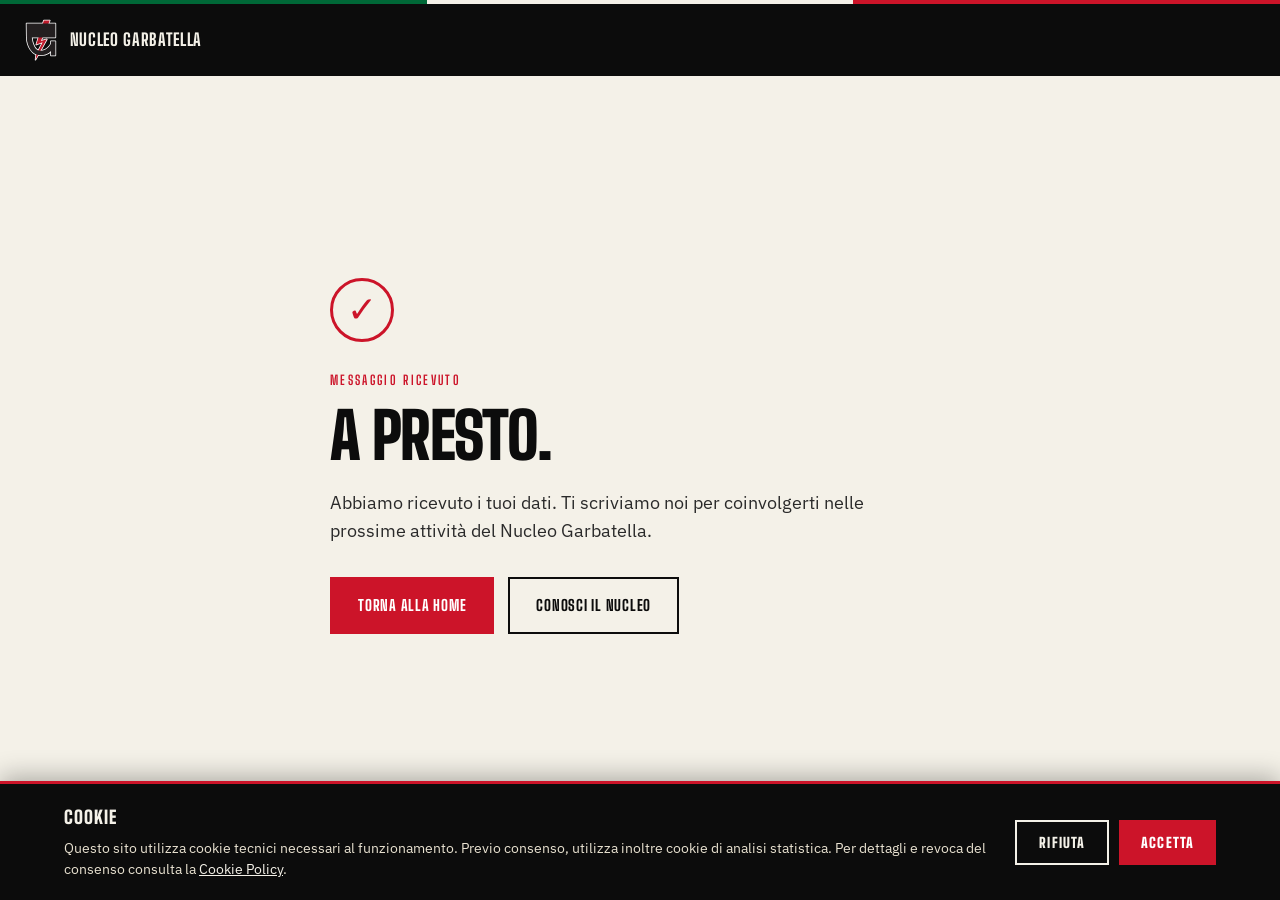
<file: banchetto/grazie.html>
<!DOCTYPE html>
<html lang="it">
<head>
<meta charset="UTF-8" />
<meta name="viewport" content="width=device-width, initial-scale=1.0" />
<meta name="color-scheme" content="light" />
<title>Messaggio ricevuto · Nucleo Garbatella</title>
<meta name="description" content="Abbiamo ricevuto i tuoi dati. Ti scriviamo noi." />
<meta name="theme-color" content="#0c0c0c" />
<meta name="robots" content="noindex, nofollow" />

<link rel="preload" href="/fonts/bsd-900.woff2" as="font" type="font/woff2" crossorigin />
<link rel="preload" href="/fonts/ips-400.woff2" as="font" type="font/woff2" crossorigin />
<link rel="preload" href="/fonts/bsd-800.woff2" as="font" type="font/woff2" crossorigin />
<link rel="stylesheet" href="/fonts/fonts.css" />
<!-- Favicon e icone -->
<link rel="icon" type="image/x-icon" href="/favicon.ico" />
<link rel="icon" type="image/svg+xml" href="/favicon.svg" />
<link rel="icon" type="image/png" sizes="16x16" href="/favicon-16.png" />
<link rel="icon" type="image/png" sizes="32x32" href="/favicon-32.png" />
<link rel="icon" type="image/png" sizes="48x48" href="/favicon-48.png" />
<link rel="icon" type="image/png" sizes="96x96" href="/favicon-96.png" />
<link rel="apple-touch-icon" sizes="180x180" href="/apple-touch-icon.png" />
<link rel="manifest" href="/site.webmanifest" />

<style>
  html { color-scheme: light; }

  *, *::before, *::after { box-sizing: border-box; }
  html, body {
    margin: 0; padding: 0;
    background-color: #f4f1e8;
    color: #0c0c0c;
  }
  body {
    font-family: "IBM Plex Sans", system-ui, sans-serif;
    -webkit-font-smoothing: antialiased;
    line-height: 1.55;
    min-height: 100vh;
    display: flex;
    flex-direction: column;
  }
  a { color: inherit; }

  main, .grazie-card { background-color: #f4f1e8; }
  @media (prefers-color-scheme: dark) {
    html, body, main, .grazie-card {
      background-color: #f4f1e8 !important;
      color: #0c0c0c !important;
    }
  }

  .stripe { display: flex; height: 4px; }
  .stripe .g { flex: 1; background: #006837; }
  .stripe .w { flex: 1; background: #f4f1e8; }
  .stripe .r { flex: 1; background: #cc1429; }

  header.bar { background: #0c0c0c; }
  .bar-inner {
    display: flex; align-items: center;
    height: 72px; padding: 0 24px;
    max-width: 1280px; margin: 0 auto;
  }
  @media (max-width: 720px) { .bar-inner { padding: 0 20px; height: 64px; } }
  .bar-brand {
    display: flex; align-items: center; gap: 12px;
    text-decoration: none; color: #f4f1e8;
    font-family: "Big Shoulders Display", sans-serif;
    font-weight: 800; font-size: 17px;
    letter-spacing: 0.04em; text-transform: uppercase;
  }
  .bar-logo { height: 44px; width: auto; flex-shrink: 0; display: block; }
  @media (max-width: 720px) {
    .bar-brand { font-size: 15px; gap: 10px; }
    .bar-logo { height: 36px; }
  }

  main {
    flex: 1;
    display: flex;
    align-items: center;
    justify-content: center;
    padding: 60px 24px;
  }
  .grazie-card {
    max-width: 620px;
    width: 100%;
  }
  .grazie-mark {
    width: 64px;
    height: 64px;
    border: 3px solid #cc1429;
    border-radius: 50%;
    margin: 0 0 28px;
    display: flex;
    align-items: center;
    justify-content: center;
    font-family: Georgia, serif;
    font-size: 36px;
    color: #cc1429;
    line-height: 1;
  }
  .eyebrow {
    font-family: "Big Shoulders Display", sans-serif;
    font-weight: 700;
    font-size: 13px;
    letter-spacing: 0.18em;
    text-transform: uppercase;
    color: #cc1429;
    margin: 0 0 16px;
  }
  h1 {
    font-family: "Big Shoulders Display", sans-serif;
    font-weight: 900;
    font-size: clamp(40px, 8vw, 64px);
    line-height: 0.95;
    letter-spacing: -0.025em;
    text-transform: uppercase;
    color: #0c0c0c;
    margin: 0 0 22px;
  }
  .message {
    font-size: 17.5px;
    line-height: 1.6;
    color: #2a2a2a;
    margin: 0 0 32px;
    max-width: 52ch;
  }
  .actions {
    display: flex;
    flex-wrap: wrap;
    gap: 14px;
  }
  .btn {
    display: inline-flex;
    align-items: center;
    gap: 10px;
    background: #cc1429;
    color: #fff;
    border: 2px solid #cc1429;
    padding: 15px 26px;
    font-family: "Big Shoulders Display", sans-serif;
    font-weight: 800;
    font-size: 15px;
    letter-spacing: 0.05em;
    text-transform: uppercase;
    text-decoration: none;
    transition: background 0.15s ease;
    cursor: pointer;
    -webkit-appearance: none;
    appearance: none;
  }
  .btn:hover, .btn:active {
    background: #a40f20;
    border-color: #a40f20;
  }
  .btn--ghost {
    background: transparent;
    color: #0c0c0c;
    border-color: #0c0c0c;
  }
  .btn--ghost:hover {
    background: #0c0c0c;
    color: #f4f1e8;
    border-color: #0c0c0c;
  }
  .btn:focus-visible {
    outline: 3px solid #ff5a6e;
    outline-offset: 2px;
  }

  footer {
    background: #0c0c0c;
    color: rgba(244,241,232,0.55);
    padding: 22px 0;
  }
  .footer-inner {
    max-width: 1100px;
    margin: 0 auto;
    padding: 0 24px;
    font-size: 12.5px;
    text-align: center;
  }
  footer a { color: rgba(244,241,232,0.75); text-decoration: underline; text-underline-offset: 2px; }
</style>
<!-- Open Graph -->
<meta property="og:type" content="website" />
<meta property="og:url" content="https://nucleogarbatella.it/banchetto/grazie.html" />
<meta property="og:site_name" content="Nucleo Garbatella" />
<meta property="og:locale" content="it_IT" />
<meta property="og:title" content="Messaggio ricevuto · Nucleo Garbatella" />
<meta property="og:description" content="Abbiamo ricevuto i tuoi dati. Ti scriviamo noi." />
<meta property="og:image" content="https://nucleogarbatella.it/og/default.png" />
<meta property="og:image:width" content="1200" />
<meta property="og:image:height" content="630" />
<meta property="og:image:alt" content="Logo del Nucleo Garbatella - Gioventù Nazionale" />
<!-- Twitter Card -->
<meta name="twitter:card" content="summary_large_image" />
<meta name="twitter:title" content="Messaggio ricevuto · Nucleo Garbatella" />
<meta name="twitter:description" content="Abbiamo ricevuto i tuoi dati. Ti scriviamo noi." />
<meta name="twitter:image" content="https://nucleogarbatella.it/og/default.png" />
<script src="/js/cookie-banner.js" defer></script>
<style>html.fonts-pending body{opacity:0;}</style>
<script>
  document.documentElement.classList.add('fonts-pending');
  (function(){
    function show(){
      document.documentElement.classList.remove('fonts-pending');
      var b=document.body;
      if(b){b.style.transition='opacity .15s ease-out';}
    }
    if(document.fonts&&document.fonts.ready){document.fonts.ready.then(show);setTimeout(show,1200);}
    else{show();}
  })();
</script>
<noscript><style>html.fonts-pending body{opacity:1 !important;}</style></noscript>
</head>
<body>

<div class="stripe" aria-hidden="true">
  <span class="g"></span><span class="w"></span><span class="r"></span>
</div>

<header class="bar">
  <div class="bar-inner">
    <a class="bar-brand" href="/index.html">
      <img class="bar-logo" src="/logo.svg" alt="" aria-hidden="true" />
      Nucleo Garbatella
    </a>
  </div>
</header>

<main>
  <div class="grazie-card">
    <div class="grazie-mark" aria-hidden="true">✓</div>
    <p class="eyebrow">Messaggio ricevuto</p>
    <h1>A presto.</h1>
    <p class="message">Abbiamo ricevuto i tuoi dati. Ti scriviamo noi per coinvolgerti nelle prossime attività del Nucleo Garbatella.</p>

    <div class="actions">
      <a class="btn" href="/">Torna alla home</a>
      <a class="btn btn--ghost" href="/chi-siamo">Conosci il nucleo</a>
    </div>
  </div>
</main>

<footer>
  <div class="footer-inner">
    © 2026 · Nucleo Garbatella · <a href="/privacy.html">Privacy</a>
  </div>
</footer>

</body>
</html>
</file>
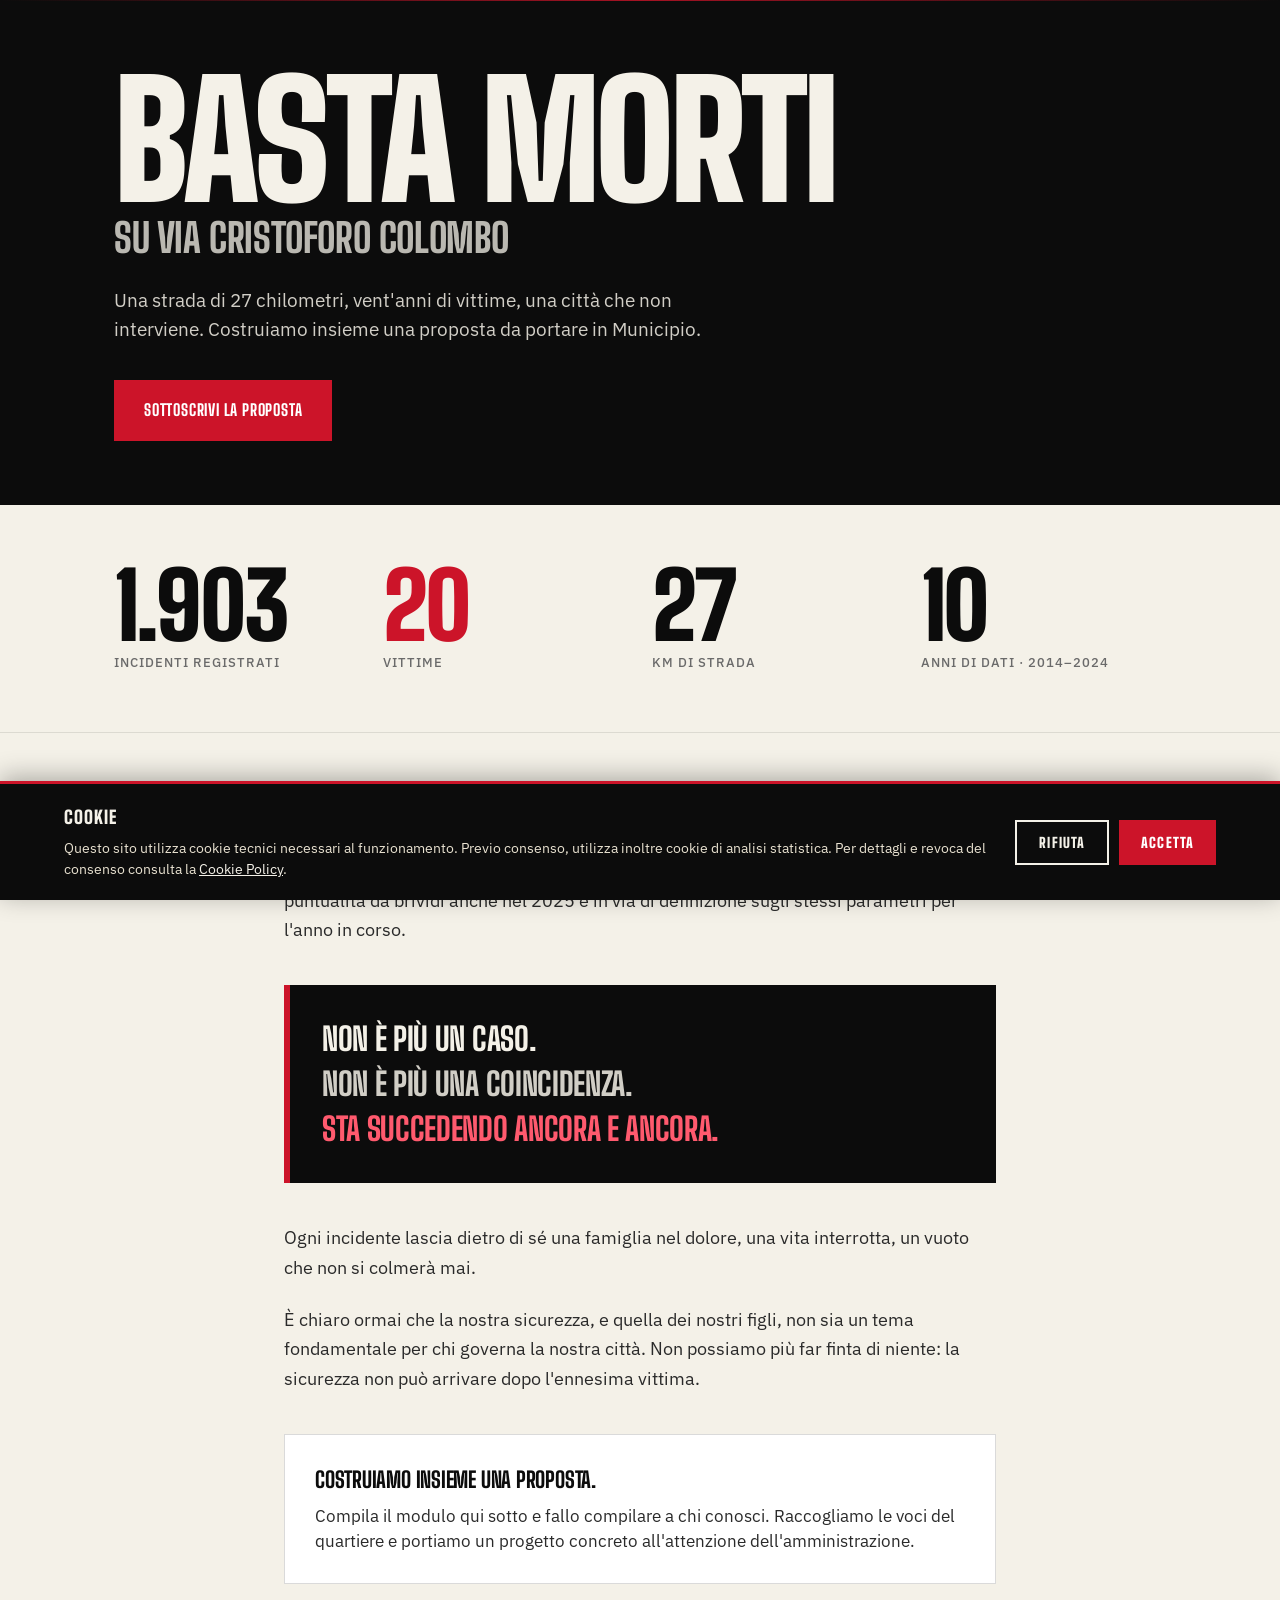
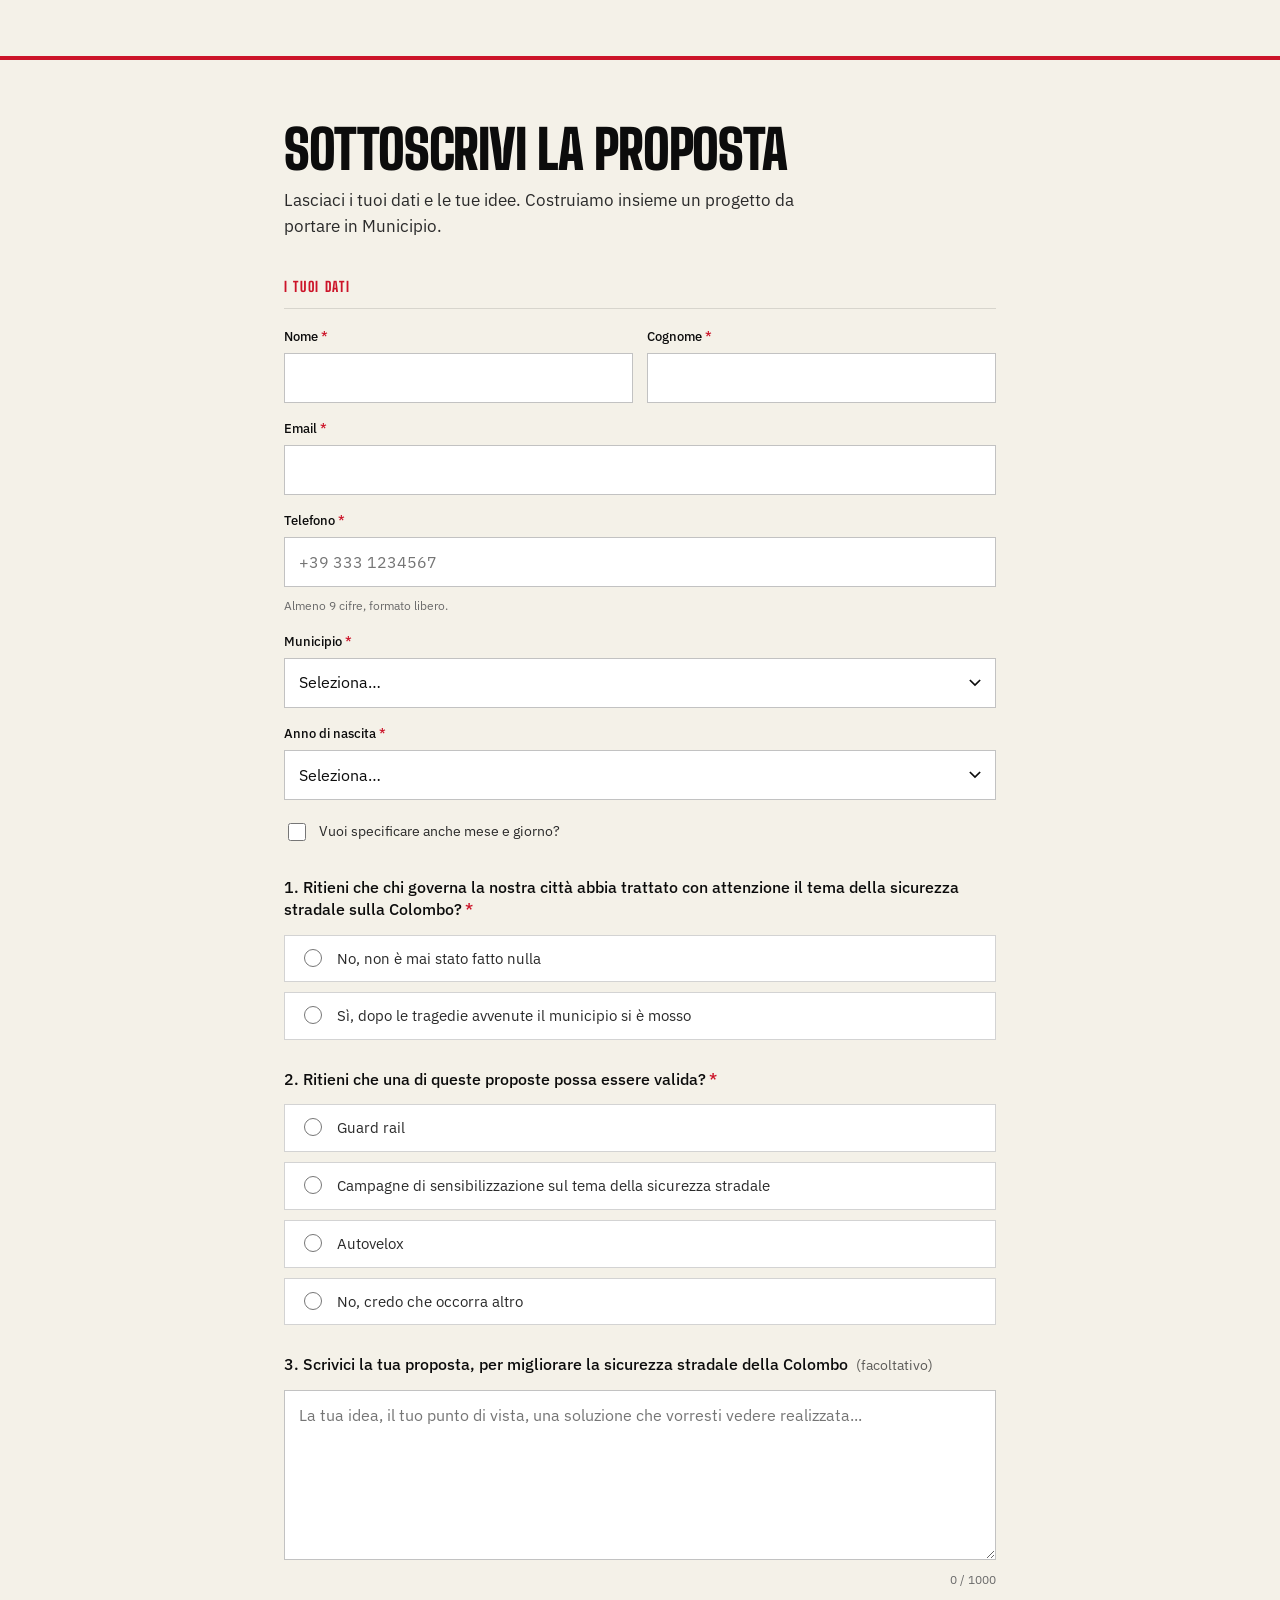
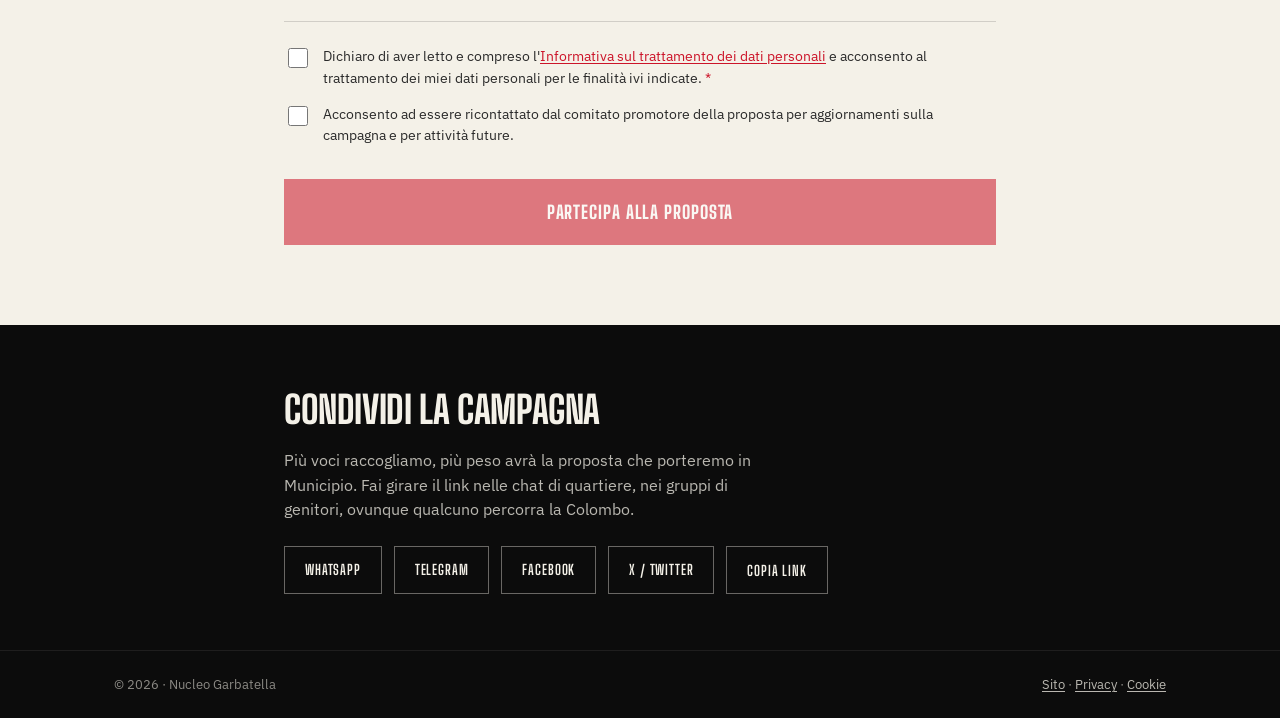
<file: campagne/colombo.html>
<!DOCTYPE html>
<html lang="it">
<head>
<meta charset="UTF-8" />
<meta name="viewport" content="width=device-width, initial-scale=1.0" />
<meta name="color-scheme" content="only light" />
<title>Basta morti su via Cristoforo Colombo · Nucleo Garbatella</title>
<meta name="description" content="Via Cristoforo Colombo: 1.903 incidenti e 20 morti in dieci anni. Sottoscrivi la proposta del Nucleo Garbatella per una strada più sicura." />
<meta name="theme-color" content="#0c0c0c" />
<link rel="canonical" href="https://nucleogarbatella.it/campagne/colombo" />

<!-- Open Graph / Facebook / WhatsApp -->
<meta property="og:type" content="website" />
<meta property="og:site_name" content="Nucleo Garbatella" />
<meta property="og:locale" content="it_IT" />
<meta property="og:url" content="https://nucleogarbatella.it/campagne/colombo" />
<meta property="og:title" content="BASTA MORTI SU VIA CRISTOFORO COLOMBO" />
<meta property="og:description" content="1.903 incidenti e 20 morti in dieci anni. Una proposta del Nucleo Garbatella per la sicurezza stradale della Colombo." />

<!-- Twitter / X -->
<meta name="twitter:card" content="summary_large_image" />
<meta name="twitter:title" content="BASTA MORTI SU VIA CRISTOFORO COLOMBO" />
<meta name="twitter:description" content="1.903 incidenti e 20 morti in dieci anni. Sottoscrivi la proposta." />



<link rel="preload" href="/fonts/bsd-900.woff2" as="font" type="font/woff2" crossorigin />
<link rel="preload" href="/fonts/ips-400.woff2" as="font" type="font/woff2" crossorigin />
<link rel="preload" href="/fonts/bsd-800.woff2" as="font" type="font/woff2" crossorigin />
<link rel="stylesheet" href="/fonts/fonts.css" />
<!-- Favicon e icone -->
<link rel="icon" type="image/x-icon" href="/favicon.ico" />
<link rel="icon" type="image/svg+xml" href="/favicon.svg" />
<link rel="icon" type="image/png" sizes="16x16" href="/favicon-16.png" />
<link rel="icon" type="image/png" sizes="32x32" href="/favicon-32.png" />
<link rel="icon" type="image/png" sizes="48x48" href="/favicon-48.png" />
<link rel="icon" type="image/png" sizes="96x96" href="/favicon-96.png" />
<link rel="apple-touch-icon" sizes="180x180" href="/apple-touch-icon.png" />
<link rel="manifest" href="/site.webmanifest" />

<style>
  html { color-scheme: only light; }

  *, *::before, *::after { box-sizing: border-box; }
  html, body {
    margin: 0; padding: 0;
    background-color: #f4f1e8;
    color: #0c0c0c;
  }
  body {
    font-family: "IBM Plex Sans", system-ui, sans-serif;
    -webkit-font-smoothing: antialiased;
    -moz-osx-font-smoothing: grayscale;
    line-height: 1.55;
  }
  a { color: inherit; }

  main, section, form { background-color: #f4f1e8; }
  /* .container NON ha background: è solo wrapper di centratura.
     Eredita visivamente dalla sezione genitore (hero=nero, stats=cream, ecc.) */

  /* Tricolore */
  .stripe { display: flex; height: 4px; }
  .stripe .g { flex: 1; background: #006837; }
  .stripe .w { flex: 1; background: #f4f1e8; }
  .stripe .r { flex: 1; background: #cc1429; }

  /* Header */
  header.bar {
    background-color: #0c0c0c;
    background-image: linear-gradient(#0c0c0c, #0c0c0c);
    position: sticky; top: 0; z-index: 50;
  }
  .bar-inner {
    display: flex; justify-content: space-between; align-items: center;
    height: 72px; padding: 0 24px;
    max-width: 1280px; margin: 0 auto;
  }
  @media (max-width: 720px) { .bar-inner { padding: 0 20px; height: 64px; } }
  .bar-brand {
    display: flex; align-items: center; gap: 12px;
    text-decoration: none; color: #f4f1e8;
    font-family: "Big Shoulders Display", sans-serif;
    font-weight: 800; font-size: 17px;
    letter-spacing: 0.04em; text-transform: uppercase;
  }
  .bar-logo { height: 44px; width: auto; flex-shrink: 0; display: block; }
  @media (max-width: 720px) {
    .bar-brand { font-size: 15px; gap: 10px; }
    .bar-logo { height: 36px; }
  }

  /* Container */
  .container { max-width: 1100px; margin: 0 auto; padding: 0 24px; }
  .container--narrow { max-width: 760px; }
  @media (max-width: 720px) { .container { padding: 0 20px; } }

  /* ============ HERO ============ */
  .hero {
    background-color: #0c0c0c;
    background-image: linear-gradient(#0c0c0c, #0c0c0c);
    color: #f4f1e8;
    padding: 72px 0 64px;
    position: relative;
    overflow: hidden;
  }
  .hero::before {
    content: "";
    position: absolute;
    top: 0; left: 0; right: 0;
    height: 1px;
    background: linear-gradient(90deg, transparent, rgba(204,20,41,0.8) 50%, transparent);
  }
  @media (max-width: 720px) { .hero { padding: 48px 0 44px; } }
  .hero-eyebrow {
    font-family: "Big Shoulders Display", sans-serif;
    font-weight: 700;
    font-size: 13px;
    letter-spacing: 0.18em;
    text-transform: uppercase;
    color: #ff5a6e;
    margin: 0 0 18px;
  }
  .hero h1 {
    font-family: "Big Shoulders Display", sans-serif;
    font-weight: 900;
    font-size: clamp(54px, 13vw, 160px);
    line-height: 0.86;
    letter-spacing: -0.03em;
    text-transform: uppercase;
    color: #f4f1e8;
    margin: 0 0 8px;
  }
  .hero h2 {
    font-family: "Big Shoulders Display", sans-serif;
    font-weight: 800;
    font-size: clamp(22px, 4.5vw, 40px);
    line-height: 1;
    letter-spacing: -0.01em;
    text-transform: uppercase;
    color: rgba(244,241,232,0.75);
    margin: 0 0 28px;
  }
  .hero-tagline {
    font-size: clamp(16px, 2vw, 19px);
    line-height: 1.55;
    color: rgba(244,241,232,0.85);
    max-width: 56ch;
    margin: 0;
  }
  .hero-cta-row {
    margin-top: 36px;
    display: flex;
    gap: 14px;
    flex-wrap: wrap;
  }
  .hero-cta {
    display: inline-flex;
    align-items: center;
    gap: 10px;
    background: #cc1429;
    color: #fff;
    border: 2px solid #cc1429;
    padding: 16px 28px;
    font-family: "Big Shoulders Display", sans-serif;
    font-weight: 800;
    font-size: 16px;
    letter-spacing: 0.05em;
    text-transform: uppercase;
    text-decoration: none;
    transition: background 0.15s ease, border-color 0.15s ease;
  }
  .hero-cta:hover { background: #a40f20; border-color: #a40f20; }
  .hero-cta--ghost {
    background: transparent;
    color: #f4f1e8;
    border-color: rgba(244,241,232,0.45);
  }
  .hero-cta--ghost:hover {
    background: transparent;
    border-color: #f4f1e8;
  }

  /* ============ STATS ============ */
  .stats {
    background: #f4f1e8;
    padding: 60px 0;
    border-bottom: 1px solid rgba(12,12,12,0.1);
  }
  @media (max-width: 720px) { .stats { padding: 44px 0; } }
  .stats-grid {
    display: grid;
    grid-template-columns: repeat(4, 1fr);
    gap: 24px;
  }
  @media (max-width: 760px) { .stats-grid { grid-template-columns: repeat(2, 1fr); gap: 28px 16px; } }
  .stat {
    text-align: left;
  }
  .stat-number {
    font-family: "Big Shoulders Display", sans-serif;
    font-weight: 900;
    font-size: clamp(48px, 8vw, 92px);
    line-height: 0.9;
    letter-spacing: -0.03em;
    color: #0c0c0c;
    margin: 0 0 6px;
    display: block;
  }
  .stat-number--accent { color: #cc1429; }
  .stat-label {
    font-family: "IBM Plex Sans", sans-serif;
    font-size: 12.5px;
    font-weight: 500;
    letter-spacing: 0.08em;
    text-transform: uppercase;
    color: #6a6a6a;
    margin: 0;
    line-height: 1.4;
  }

  /* ============ MANIFESTO ============ */
  .manifesto {
    background: #f4f1e8;
    padding: 64px 0 72px;
  }
  @media (max-width: 720px) { .manifesto { padding: 48px 0 56px; } }
  .manifesto-eyebrow {
    font-family: "Big Shoulders Display", sans-serif;
    font-weight: 700;
    font-size: 13px;
    letter-spacing: 0.18em;
    text-transform: uppercase;
    color: #cc1429;
    margin: 0 0 20px;
  }
  .manifesto p {
    font-size: 18px;
    line-height: 1.65;
    color: #2a2a2a;
    margin: 0 0 22px;
  }
  .manifesto p:last-of-type { margin-bottom: 0; }
  .manifesto strong { color: #0c0c0c; font-weight: 600; }
  .manifesto em {
    font-style: italic;
    color: #0c0c0c;
  }

  .manifesto-claim {
    background-color: #0c0c0c;
    background-image: linear-gradient(#0c0c0c, #0c0c0c);
    color: #f4f1e8;
    padding: 36px 32px;
    margin: 40px 0;
    border-left: 6px solid #cc1429;
  }
  @media (max-width: 720px) { .manifesto-claim { padding: 28px 22px; margin: 32px 0; } }
  .manifesto-claim p {
    font-family: "Big Shoulders Display", sans-serif;
    font-weight: 800;
    font-size: clamp(22px, 4vw, 32px);
    line-height: 1.15;
    letter-spacing: -0.01em;
    text-transform: uppercase;
    color: #f4f1e8;
    margin: 0;
  }
  .manifesto-claim p + p {
    margin-top: 8px;
    color: rgba(244,241,232,0.85);
  }
  .manifesto-claim p:last-child {
    color: #ff5a6e;
  }

  .manifesto-cta {
    background: #fff;
    border: 1.5px solid rgba(12,12,12,0.15);
    padding: 28px 30px;
    margin-top: 40px;
  }
  @media (max-width: 720px) { .manifesto-cta { padding: 24px 22px; } }
  .manifesto-cta p {
    margin: 0 0 8px;
    font-size: 17px;
    line-height: 1.5;
  }
  .manifesto-cta p:last-child { margin-bottom: 0; }
  .manifesto-cta strong {
    display: block;
    font-family: "Big Shoulders Display", sans-serif;
    font-weight: 800;
    font-size: 22px;
    letter-spacing: -0.01em;
    text-transform: uppercase;
    color: #0c0c0c;
    margin-bottom: 6px;
  }

  /* ============ FORM ============ */
  .form-section {
    background: #f4f1e8;
    border-top: 4px solid #cc1429;
    padding: 64px 0 80px;
  }
  @media (max-width: 720px) { .form-section { padding: 48px 0 60px; } }

  .form-section h2 {
    font-family: "Big Shoulders Display", sans-serif;
    font-weight: 900;
    font-size: clamp(34px, 6vw, 54px);
    line-height: 0.95;
    letter-spacing: -0.02em;
    text-transform: uppercase;
    color: #0c0c0c;
    margin: 0 0 12px;
  }
  .form-section .lead {
    font-size: 17px;
    line-height: 1.55;
    color: #2a2a2a;
    margin: 0 0 36px;
    max-width: 56ch;
  }

  .form-block { margin-bottom: 32px; }
  .form-block-title {
    font-family: "Big Shoulders Display", sans-serif;
    font-weight: 800;
    font-size: 14px;
    letter-spacing: 0.12em;
    text-transform: uppercase;
    color: #cc1429;
    margin: 0 0 18px;
    padding-bottom: 10px;
    border-bottom: 1px solid rgba(12,12,12,0.12);
  }

  .form-row {
    display: grid;
    grid-template-columns: 1fr 1fr;
    gap: 14px;
    margin-bottom: 16px;
  }
  .form-row:last-child { margin-bottom: 0; }
  @media (max-width: 600px) { .form-row { grid-template-columns: 1fr; gap: 14px; } }

  .form-field { display: flex; flex-direction: column; gap: 6px; }
  .form-field.full { grid-column: 1 / -1; }
  .form-label {
    font-size: 13px;
    font-weight: 500;
    color: #0c0c0c;
  }
  .form-label .req { color: #cc1429; margin-left: 3px; }

  .form-input, .form-textarea, .form-select {
    background: #fff;
    border: 1.5px solid rgba(12,12,12,0.25);
    padding: 12px 14px;
    font-family: "IBM Plex Sans", sans-serif;
    font-size: 16px;
    color: #0c0c0c;
    border-radius: 0;
    width: 100%;
    transition: border-color 0.15s ease;
    -webkit-appearance: none;
    appearance: none;
  }
  .form-input, .form-select { height: 50px; }
  .form-textarea {
    min-height: 130px;
    resize: vertical;
    line-height: 1.5;
    font-family: "IBM Plex Sans", sans-serif;
  }
  .form-input:focus, .form-textarea:focus, .form-select:focus {
    outline: none;
    border-color: #cc1429;
  }
  .form-input.invalid, .form-textarea.invalid, .form-select.invalid {
    border-color: #cc1429;
    background: #fef6f6;
  }

  /* Select custom — freccia nera, niente nativa di sistema */
  .form-select {
    cursor: pointer;
    padding-right: 38px;
    background-image: url("data:image/svg+xml;charset=utf-8,%3Csvg xmlns='http://www.w3.org/2000/svg' viewBox='0 0 14 9'%3E%3Cpath d='M1 1l6 6 6-6' fill='none' stroke='%230c0c0c' stroke-width='2'/%3E%3C/svg%3E");
    background-repeat: no-repeat;
    background-position: right 14px center;
    background-size: 12px 8px;
    line-height: 1.4;
  }

  /* Date come 3 select Giorno/Mese/Anno */
  .date-selects {
    display: grid;
    grid-template-columns: 1fr 1.6fr 1fr;
    gap: 8px;
  }
  @media (max-width: 380px) {
    .date-selects { grid-template-columns: 1fr; gap: 6px; }
  }

  .toggle-row {
    display: flex;
    align-items: center;
    gap: 10px;
    margin-top: 14px;
    font-size: 14px;
    color: #2a2a2a;
    cursor: pointer;
    line-height: 1.4;
    user-select: none;
  }
  .toggle-row input[type="checkbox"] {
    width: 18px;
    height: 18px;
    accent-color: #cc1429;
    cursor: pointer;
    flex-shrink: 0;
  }
  .date-extra {
    display: none;
    margin-top: 12px;
  }
  .date-extra.show {
    display: block;
  }

  .form-help { font-size: 12px; color: #6a6a6a; margin-top: 4px; }
  .form-error {
    font-size: 12.5px;
    color: #cc1429;
    margin-top: 4px;
    display: none;
    line-height: 1.3;
  }
  .form-error.show { display: block; }

  .counter {
    font-size: 12px;
    color: #6a6a6a;
    margin-top: 4px;
    text-align: right;
  }
  .counter.near { color: #cc1429; }

  /* Radio button custom */
  .form-question {
    margin-bottom: 28px;
  }
  .form-question:last-child { margin-bottom: 0; }
  .form-question-label {
    display: block;
    font-size: 16px;
    font-weight: 500;
    color: #0c0c0c;
    margin-bottom: 14px;
    line-height: 1.4;
  }
  .form-question-label .req { color: #cc1429; margin-left: 3px; }
  .form-optional {
    font-weight: 400;
    font-size: 0.85em;
    opacity: 0.65;
    margin-left: 4px;
  }

  .form-radio-group {
    display: flex;
    flex-direction: column;
    gap: 10px;
  }
  .form-radio {
    display: flex;
    align-items: flex-start;
    gap: 12px;
    cursor: pointer;
    padding: 12px 14px;
    border: 1.5px solid rgba(12,12,12,0.18);
    background: #fff;
    transition: border-color 0.15s ease, background 0.15s ease;
    font-size: 15px;
    line-height: 1.45;
    color: #2a2a2a;
  }
  .form-radio:hover {
    border-color: rgba(12,12,12,0.4);
  }
  .form-radio input[type="radio"] {
    width: 18px; height: 18px;
    margin-top: 1px;
    accent-color: #cc1429;
    flex-shrink: 0;
    cursor: pointer;
  }
  .form-radio input[type="radio"]:checked + span {
    color: #0c0c0c;
    font-weight: 500;
  }
  .form-radio:has(input:checked) {
    border-color: #cc1429;
    background: #fef6f6;
  }

  /* Honeypot */
  .hp-field {
    position: absolute;
    left: -9999px;
    width: 1px; height: 1px;
    overflow: hidden;
    opacity: 0;
    pointer-events: none;
  }

  /* Consenso */
  .form-checkbox {
    display: flex;
    align-items: flex-start;
    gap: 12px;
    cursor: pointer;
    font-size: 14px;
    line-height: 1.55;
    color: #2a2a2a;
    margin-top: 28px;
    padding-top: 24px;
    border-top: 1px solid rgba(12,12,12,0.15);
  }
  .form-checkbox input[type="checkbox"] {
    width: 20px; height: 20px;
    margin-top: 2px;
    accent-color: #cc1429;
    flex-shrink: 0;
    cursor: pointer;
  }
  .form-checkbox a {
    color: #cc1429;
    text-decoration: underline;
    text-underline-offset: 2px;
  }
  .form-checkbox .req { color: #cc1429; margin-left: 3px; }
  .form-checkbox + .form-checkbox {
    margin-top: 14px;
    padding-top: 0;
    border-top: none;
  }

  /* Submit */
  .form-submit-row { margin-top: 32px; }
  .form-submit {
    width: 100%;
    background: #cc1429;
    color: #fff;
    border: 2px solid #cc1429;
    padding: 20px 28px;
    font-family: "Big Shoulders Display", sans-serif;
    font-weight: 800;
    font-size: 18px;
    letter-spacing: 0.05em;
    text-transform: uppercase;
    cursor: pointer;
    transition: background 0.15s ease, opacity 0.15s ease;
    -webkit-appearance: none;
    appearance: none;
    border-radius: 0;
    min-height: 60px;
  }
  .form-submit:hover:not(:disabled),
  .form-submit:active:not(:disabled) {
    background: #a40f20;
    border-color: #a40f20;
  }
  .form-submit:disabled {
    opacity: 0.55;
    cursor: not-allowed;
  }
  .form-submit:focus-visible {
    outline: 3px solid #ff5a6e;
    outline-offset: 2px;
  }

  /* ============ SHARE ============ */
  .share {
    background-color: #0c0c0c;
    background-image: linear-gradient(#0c0c0c, #0c0c0c);
    color: #f4f1e8;
    padding: 56px 0;
  }
  @media (max-width: 720px) { .share { padding: 44px 0; } }
  .share h2 {
    font-family: "Big Shoulders Display", sans-serif;
    font-weight: 800;
    font-size: clamp(26px, 4.5vw, 38px);
    letter-spacing: -0.01em;
    text-transform: uppercase;
    color: #f4f1e8;
    margin: 0 0 8px;
  }
  .share p {
    color: rgba(244,241,232,0.75);
    margin: 0 0 24px;
    max-width: 50ch;
    font-size: 16px;
  }
  .share-buttons {
    display: flex;
    flex-wrap: wrap;
    gap: 12px;
  }
  .share-btn {
    display: inline-flex;
    align-items: center;
    gap: 10px;
    background: transparent;
    color: #f4f1e8;
    border: 1.5px solid rgba(244,241,232,0.4);
    padding: 12px 20px;
    font-family: "Big Shoulders Display", sans-serif;
    font-weight: 700;
    font-size: 14px;
    letter-spacing: 0.06em;
    text-transform: uppercase;
    text-decoration: none;
    transition: background 0.15s ease, border-color 0.15s ease;
    cursor: pointer;
  }
  .share-btn:hover {
    background: rgba(244,241,232,0.06);
    border-color: #f4f1e8;
  }

  /* Footer */
  footer {
    background-color: #0c0c0c;
    background-image: linear-gradient(#0c0c0c, #0c0c0c);
    color: rgba(244,241,232,0.55);
    padding: 24px 0;
    border-top: 1px solid rgba(244,241,232,0.08);
  }
  .footer-inner {
    max-width: 1100px;
    margin: 0 auto;
    padding: 0 24px;
    font-size: 12.5px;
    display: flex;
    justify-content: space-between;
    flex-wrap: wrap;
    gap: 14px;
  }
  footer a {
    color: rgba(244,241,232,0.75);
    text-decoration: underline;
    text-underline-offset: 2px;
  }
  @media (max-width: 600px) {
    .footer-inner { flex-direction: column; align-items: flex-start; }
  }

  .form-input:focus-visible,
  .form-textarea:focus-visible,
  .form-radio input:focus-visible,
  .form-checkbox input:focus-visible {
    outline: 3px solid #ff5a6e;
    outline-offset: 1px;
  }

  @media (prefers-reduced-motion: reduce) {
    * { transition: none !important; animation: none !important; }
  }
</style>
<script src="/js/cookie-banner.js" defer></script>
<style>html.fonts-pending body{opacity:0;}</style>
<script>
  document.documentElement.classList.add('fonts-pending');
  (function(){
    function show(){
      document.documentElement.classList.remove('fonts-pending');
      var b=document.body;
      if(b){b.style.transition='opacity .15s ease-out';}
    }
    if(document.fonts&&document.fonts.ready){document.fonts.ready.then(show);setTimeout(show,1200);}
    else{show();}
  })();
</script>
<noscript><style>html.fonts-pending body{opacity:1 !important;}</style></noscript>
</head>
<body>

<header class="bar" id="nav-bar-internal" style="display: none;">
  <div class="bar-inner">
    <a class="bar-brand" href="/index.html">
      <img class="bar-logo" src="/logo.svg" alt="" aria-hidden="true" />
      Nucleo Garbatella
    </a>
  </div>
</header>
<script>
  // Mostra la navbar SOLO se l'utente arriva dal sito del Nucleo Garbatella.
  // Confronto rigoroso sull'hostname (non string-contains) per evitare match
  // con domini impostori. Wrap in try/catch perché new URL() lancia exception
  // se il referrer è malformato.
  (function() {
    if (!document.referrer) return;
    try {
      var ref = new URL(document.referrer);
      var allowed = [
        'nucleogarbatella.it',
        'www.nucleogarbatella.it',
        'localhost',
        '127.0.0.1'
      ];
      if (allowed.indexOf(ref.hostname) !== -1) {
        var bar = document.getElementById('nav-bar-internal');
        if (bar) bar.style.display = '';
      }
    } catch (e) { /* referrer malformato, ignora */ }
  })();
</script>

<main>

  <!-- HERO -->
  <section class="hero">
    <div class="container">
      <h1>Basta morti</h1>
      <h2>su via Cristoforo Colombo</h2>
      <p class="hero-tagline">Una strada di 27 chilometri, vent'anni di vittime, una città che non interviene. Costruiamo insieme una proposta da portare in Municipio.</p>
      <div class="hero-cta-row">
        <a href="#firma" class="hero-cta">Sottoscrivi la proposta</a>
      </div>
    </div>
  </section>

  <!-- STATS -->
  <section class="stats">
    <div class="container">
      <div class="stats-grid">
        <div class="stat">
          <span class="stat-number">1.903</span>
          <p class="stat-label">Incidenti registrati</p>
        </div>
        <div class="stat">
          <span class="stat-number stat-number--accent">20</span>
          <p class="stat-label">Vittime</p>
        </div>
        <div class="stat">
          <span class="stat-number">27</span>
          <p class="stat-label">Km di strada</p>
        </div>
        <div class="stat">
          <span class="stat-number">10</span>
          <p class="stat-label">Anni di dati · 2014–2024</p>
        </div>
      </div>
    </div>
  </section>

  <!-- MANIFESTO -->
  <section class="manifesto">
    <div class="container container--narrow">
      <p>Via Cristoforo Colombo è la strada urbana più grande d'Italia. Con i suoi 27 chilometri di lunghezza, presenta sempre — e da sempre — il suo conto: <strong>1.903 incidenti e 20 morti tra il 2014 e il 2024</strong>. Oltre 190 sinistri e due decessi all'anno, una media rispettata con puntualità da brividi anche nel 2025 e in via di definizione sugli stessi parametri per l'anno in corso.</p>

      <div class="manifesto-claim">
        <p>Non è più un caso.</p>
        <p>Non è più una coincidenza.</p>
        <p>Sta succedendo ancora e ancora.</p>
      </div>

      <p>Ogni incidente lascia dietro di sé una famiglia nel dolore, una vita interrotta, un vuoto che non si colmerà mai.</p>

      <p>È chiaro ormai che la nostra sicurezza, e quella dei nostri figli, non sia un tema fondamentale per chi governa la nostra città. Non possiamo più far finta di niente: la sicurezza non può arrivare dopo l'ennesima vittima.</p>

      <div class="manifesto-cta">
        <p><strong>Costruiamo insieme una proposta.</strong></p>
        <p>Compila il modulo qui sotto e fallo compilare a chi conosci. Raccogliamo le voci del quartiere e portiamo un progetto concreto all'attenzione dell'amministrazione.</p>
      </div>
    </div>
  </section>

  <!-- FORM -->
  <section class="form-section" id="firma">
    <div class="container container--narrow">
      <h2>Sottoscrivi la proposta</h2>
      <p class="lead">Lasciaci i tuoi dati e le tue idee. Costruiamo insieme un progetto da portare in Municipio.</p>

      <form id="colombo-form" novalidate>

        <!-- Honeypot -->
        <div class="hp-field" aria-hidden="true">
          <label for="_hp">Lascia vuoto questo campo</label>
          <input type="text" id="_hp" name="_hp" tabindex="-1" autocomplete="off" value="" />
        </div>

        <!-- ANAGRAFICA -->
        <div class="form-block">
          <p class="form-block-title">I tuoi dati</p>

          <div class="form-row">
            <div class="form-field">
              <label class="form-label" for="nome">Nome<span class="req" aria-hidden="true">*</span></label>
              <input class="form-input" type="text" id="nome" name="nome"
                     required maxlength="80"
                     autocomplete="given-name" autocapitalize="words"
                     enterkeyhint="next" aria-required="true" />
              <span class="form-error" id="err-nome"></span>
            </div>
            <div class="form-field">
              <label class="form-label" for="cognome">Cognome<span class="req" aria-hidden="true">*</span></label>
              <input class="form-input" type="text" id="cognome" name="cognome"
                     required maxlength="80"
                     autocomplete="family-name" autocapitalize="words"
                     enterkeyhint="next" aria-required="true" />
              <span class="form-error" id="err-cognome"></span>
            </div>
          </div>

          <div class="form-row">
            <div class="form-field full">
              <label class="form-label" for="email">Email<span class="req" aria-hidden="true">*</span></label>
              <input class="form-input" type="email" id="email" name="email"
                     required maxlength="120"
                     autocomplete="email" autocapitalize="none"
                     enterkeyhint="next" aria-required="true" />
              <span class="form-error" id="err-email"></span>
            </div>
          </div>

          <div class="form-row">
            <div class="form-field full">
              <label class="form-label" for="telefono">Telefono<span class="req" aria-hidden="true">*</span></label>
              <input class="form-input" type="tel" id="telefono" name="telefono"
                     required minlength="9" maxlength="20"
                     autocomplete="tel"
                     enterkeyhint="next" aria-required="true"
                     placeholder="+39 333 1234567" />
              <span class="form-error" id="err-telefono"></span>
              <span class="form-help">Almeno 9 cifre, formato libero.</span>
            </div>
          </div>

          <div class="form-row">
            <div class="form-field full">
              <label class="form-label" for="municipio">Municipio<span class="req" aria-hidden="true">*</span></label>
              <select class="form-select" id="municipio" name="municipio" required aria-required="true">
                <option value="">Seleziona…</option>
                <option value="municipio_viii">Municipio VIII</option>
                <option value="municipio_ix">Municipio IX</option>
                <option value="municipio_x">Municipio X</option>
                <option value="altri_municipi_roma">Altri municipi di Roma</option>
                <option value="altri_comuni_lazio">Altri comuni del Lazio</option>
                <option value="resto_italia">Resto d'Italia</option>
              </select>
              <span class="form-error" id="err-municipio"></span>
            </div>
          </div>

          <div class="form-row">
            <div class="form-field full">
              <label class="form-label" for="data_anno">Anno di nascita<span class="req" aria-hidden="true">*</span></label>
              <select class="form-select" id="data_anno" required aria-required="true" aria-label="Anno di nascita">
                <option value="">Seleziona…</option>
              </select>
              <span class="form-error" id="err-data_anno"></span>

              <label class="toggle-row">
                <input type="checkbox" id="toggle-mese-giorno" />
                <span>Vuoi specificare anche mese e giorno?</span>
              </label>

              <div class="date-extra" id="date-extra" aria-hidden="true">
                <div class="date-selects" style="grid-template-columns: 1fr 1.6fr;">
                  <select class="form-select" id="data_giorno" aria-label="Giorno">
                    <option value="">Giorno</option>
                  </select>
                  <select class="form-select" id="data_mese" aria-label="Mese">
                    <option value="">Mese</option>
                    <option value="01">Gennaio</option>
                    <option value="02">Febbraio</option>
                    <option value="03">Marzo</option>
                    <option value="04">Aprile</option>
                    <option value="05">Maggio</option>
                    <option value="06">Giugno</option>
                    <option value="07">Luglio</option>
                    <option value="08">Agosto</option>
                    <option value="09">Settembre</option>
                    <option value="10">Ottobre</option>
                    <option value="11">Novembre</option>
                    <option value="12">Dicembre</option>
                  </select>
                </div>
              </div>
              <input type="hidden" id="data_nascita" name="data_nascita" />
            </div>
          </div>
        </div>

        <!-- DOMANDE -->
        <div class="form-block">

          <div class="form-question">
            <span class="form-question-label">
              1. Ritieni che chi governa la nostra città abbia trattato con attenzione il tema della sicurezza stradale sulla Colombo?<span class="req" aria-hidden="true">*</span>
            </span>
            <div class="form-radio-group" role="radiogroup" aria-required="true">
              <label class="form-radio">
                <input type="radio" name="trattamento_sicurezza" value="non_fatto_nulla" required />
                <span>No, non è mai stato fatto nulla</span>
              </label>
              <label class="form-radio">
                <input type="radio" name="trattamento_sicurezza" value="municipio_si_e_mosso" required />
                <span>Sì, dopo le tragedie avvenute il municipio si è mosso</span>
              </label>
            </div>
            <span class="form-error" id="err-trattamento_sicurezza"></span>
          </div>

          <div class="form-question">
            <span class="form-question-label">
              2. Ritieni che una di queste proposte possa essere valida?<span class="req" aria-hidden="true">*</span>
            </span>
            <div class="form-radio-group" role="radiogroup" aria-required="true">
              <label class="form-radio">
                <input type="radio" name="proposta_valida" value="guard_rail" required />
                <span>Guard rail</span>
              </label>
              <label class="form-radio">
                <input type="radio" name="proposta_valida" value="sensibilizzazione" required />
                <span>Campagne di sensibilizzazione sul tema della sicurezza stradale</span>
              </label>
              <label class="form-radio">
                <input type="radio" name="proposta_valida" value="autovelox" required />
                <span>Autovelox</span>
              </label>
              <label class="form-radio">
                <input type="radio" name="proposta_valida" value="altro" required />
                <span>No, credo che occorra altro</span>
              </label>
            </div>
            <span class="form-error" id="err-proposta_valida"></span>
          </div>

          <div class="form-question">
            <label class="form-question-label" for="proposta_libera">
              3. Scrivici la tua proposta, per migliorare la sicurezza stradale della Colombo <span class="form-optional">(facoltativo)</span>
            </label>
            <textarea class="form-textarea" id="proposta_libera" name="proposta_libera"
                      maxlength="1000"
                      rows="6"
                      placeholder="La tua idea, il tuo punto di vista, una soluzione che vorresti vedere realizzata..."></textarea>
            <div class="counter" id="counter"><span id="counter-num">0</span> / 1000</div>
            <span class="form-error" id="err-proposta_libera"></span>
          </div>
        </div>

        <!-- CONSENSO -->
        <label class="form-checkbox">
          <input type="checkbox" id="consenso_privacy" name="consenso_privacy" required />
          <span>Dichiaro di aver letto e compreso l'<a href="/privacy.html" target="_blank" rel="noopener">Informativa sul trattamento dei dati personali</a> e acconsento al trattamento dei miei dati personali per le finalità ivi indicate.<span class="req" aria-hidden="true">*</span></span>
        </label>
        <label class="form-checkbox">
          <input type="checkbox" id="consenso_ricontatto" name="consenso_ricontatto" />
          <span>Acconsento ad essere ricontattato dal comitato promotore della proposta per aggiornamenti sulla campagna e per attività future.</span>
        </label>

        <div class="form-submit-row">
          <button type="submit" class="form-submit" id="submit-btn" disabled aria-disabled="true">
            Partecipa alla proposta
          </button>
        </div>

      </form>
    </div>
  </section>

  <!-- SHARE -->
  <section class="share">
    <div class="container container--narrow">
      <h2>Condividi la campagna</h2>
      <p>Più voci raccogliamo, più peso avrà la proposta che porteremo in Municipio. Fai girare il link nelle chat di quartiere, nei gruppi di genitori, ovunque qualcuno percorra la Colombo.</p>
      <div class="share-buttons">
        <a class="share-btn" id="share-wa" href="#" target="_blank" rel="noopener">WhatsApp</a>
        <a class="share-btn" id="share-tg" href="#" target="_blank" rel="noopener">Telegram</a>
        <a class="share-btn" id="share-fb" href="#" target="_blank" rel="noopener">Facebook</a>
        <a class="share-btn" id="share-tw" href="#" target="_blank" rel="noopener">X / Twitter</a>
        <button class="share-btn" id="share-copy" type="button">Copia link</button>
      </div>
    </div>
  </section>

</main>

<footer>
  <div class="footer-inner">
    <span>© 2026 · Nucleo Garbatella</span>
    <span>
      <a href="/index.html">Sito</a> ·
      <a href="/privacy.html">Privacy</a> ·
      <a href="/cookie.html">Cookie</a>
    </span>
  </div>
</footer>

<script>
(function() {
  'use strict';

  const ENDPOINT = 'https://crm.nucleogarbatella.it/api/public/campagne/colombo';
  const MIN_PHONE_DIGITS = 9;
  const PAGE_URL = 'https://nucleogarbatella.it/campagne/colombo';
  const SHARE_TEXT = 'BASTA MORTI su via Cristoforo Colombo. 1.903 incidenti e 20 morti in dieci anni. Sottoscrivi la proposta del Nucleo Garbatella.';

  const form = document.getElementById('colombo-form');
  const submitBtn = document.getElementById('submit-btn');
  const honeypot = document.getElementById('_hp');
  const startTime = Date.now();

  // ============ DATE SELECTS ============
  // Anno obbligatorio, mese + giorno facoltativi (toggle)
  const dGiorno = document.getElementById('data_giorno');
  const dMese = document.getElementById('data_mese');
  const dAnno = document.getElementById('data_anno');
  const dHidden = document.getElementById('data_nascita');
  const toggleMG = document.getElementById('toggle-mese-giorno');
  const dateExtra = document.getElementById('date-extra');

  function popolaAnni() {
    const annoOggi = new Date().getFullYear();
    for (let y = annoOggi; y >= 1926; y--) {
      const o = document.createElement('option');
      o.value = y;
      o.textContent = y;
      dAnno.appendChild(o);
    }
  }

  function popolaGiorni() {
    const m = parseInt(dMese.value);
    const y = parseInt(dAnno.value);
    let maxDay = 31;
    if (m && y) {
      maxDay = new Date(y, m, 0).getDate();
    } else if (m) {
      if ([4,6,9,11].includes(m)) maxDay = 30;
      else if (m === 2) maxDay = 29;
    }
    const current = parseInt(dGiorno.value);
    dGiorno.innerHTML = '<option value="">Giorno</option>';
    for (let i = 1; i <= maxDay; i++) {
      const o = document.createElement('option');
      o.value = i;
      o.textContent = i;
      if (current === i) o.selected = true;
      dGiorno.appendChild(o);
    }
  }

  function aggiornaDataNascita() {
    if (dGiorno.value && dMese.value && dAnno.value) {
      const gg = String(dGiorno.value).padStart(2, '0');
      dHidden.value = dAnno.value + '-' + dMese.value + '-' + gg;
    } else {
      dHidden.value = '';
    }
    updateSubmitState();
  }

  popolaAnni();
  popolaGiorni();
  dMese.addEventListener('change', () => { popolaGiorni(); aggiornaDataNascita(); });
  dAnno.addEventListener('change', () => {
    popolaGiorni();
    aggiornaDataNascita();
    const errEl = document.getElementById('err-data_anno');
    if (errEl && dAnno.value) errEl.classList.remove('show');
    dAnno.classList.remove('invalid');
  });
  dGiorno.addEventListener('change', aggiornaDataNascita);

  toggleMG.addEventListener('change', (e) => {
    const show = e.target.checked;
    dateExtra.classList.toggle('show', show);
    dateExtra.setAttribute('aria-hidden', String(!show));
    if (!show) {
      dGiorno.value = '';
      dMese.value = '';
      popolaGiorni();
    }
    aggiornaDataNascita();
  });

  // ============ SHARE LINKS ============
  const enc = encodeURIComponent;
  document.getElementById('share-wa').href = `https://wa.me/?text=${enc(SHARE_TEXT + ' ' + PAGE_URL)}`;
  document.getElementById('share-tg').href = `https://t.me/share/url?url=${enc(PAGE_URL)}&text=${enc(SHARE_TEXT)}`;
  document.getElementById('share-fb').href = `https://www.facebook.com/sharer/sharer.php?u=${enc(PAGE_URL)}`;
  document.getElementById('share-tw').href = `https://twitter.com/intent/tweet?text=${enc(SHARE_TEXT)}&url=${enc(PAGE_URL)}`;

  document.getElementById('share-copy').addEventListener('click', async () => {
    try {
      await navigator.clipboard.writeText(PAGE_URL);
      const btn = document.getElementById('share-copy');
      const original = btn.textContent;
      btn.textContent = 'Link copiato ✓';
      setTimeout(() => { btn.textContent = original; }, 2200);
    } catch (e) {
      window.prompt('Copia il link:', PAGE_URL);
    }
  });

  // ============ CONTATORE TEXTAREA ============
  const textarea = document.getElementById('proposta_libera');
  const counter = document.getElementById('counter');
  const counterNum = document.getElementById('counter-num');
  textarea.addEventListener('input', () => {
    const len = textarea.value.length;
    counterNum.textContent = len;
    counter.classList.toggle('near', len > 900);
    updateSubmitState();
  });

  // ============ VALIDATION ============
  function getErrorMessage(input) {
    const v = input.validity;
    if (v.valueMissing) return 'Campo obbligatorio.';
    if (v.typeMismatch && input.type === 'email') return 'Email non valida.';
    if (v.tooShort) return 'Troppo breve.';
    if (v.tooLong) return 'Troppo lungo.';
    return 'Valore non valido.';
  }

  function validateField(input) {
    const errorEl = document.getElementById('err-' + input.name);
    if (!input.checkValidity()) {
      if (errorEl) { errorEl.textContent = getErrorMessage(input); errorEl.classList.add('show'); }
      input.classList.add('invalid');
      input.setAttribute('aria-invalid', 'true');
      return false;
    }
    if (input.name === 'telefono') {
      const digits = input.value.replace(/\D/g, '');
      if (digits.length < MIN_PHONE_DIGITS) {
        if (errorEl) { errorEl.textContent = 'Il numero deve contenere almeno ' + MIN_PHONE_DIGITS + ' cifre.'; errorEl.classList.add('show'); }
        input.classList.add('invalid');
        input.setAttribute('aria-invalid', 'true');
        return false;
      }
    }
    if (errorEl) { errorEl.classList.remove('show'); errorEl.textContent = ''; }
    input.classList.remove('invalid');
    input.removeAttribute('aria-invalid');
    return true;
  }

  function getRadioValue(name) {
    const checked = form.querySelector(`input[name="${name}"]:checked`);
    return checked ? checked.value : '';
  }

  function validateAnnoNascita() {
    const errorEl = document.getElementById('err-data_anno');
    if (!dAnno.value) {
      if (errorEl) { errorEl.textContent = 'Seleziona l\'anno di nascita.'; errorEl.classList.add('show'); }
      dAnno.classList.add('invalid');
      return false;
    }
    if (errorEl) { errorEl.classList.remove('show'); errorEl.textContent = ''; }
    dAnno.classList.remove('invalid');
    return true;
  }

  function isFormValid() {
    // Required inputs (text)
    const requireds = form.querySelectorAll('.form-input[required], .form-textarea[required]');
    for (const input of requireds) {
      if (!input.value.trim()) return false;
      if (!input.checkValidity()) return false;
    }
    const tel = document.getElementById('telefono');
    if (tel.value.replace(/\D/g, '').length < MIN_PHONE_DIGITS) return false;
    // Anno di nascita obbligatorio (mese e giorno facoltativi)
    if (!dAnno.value) return false;
    // Municipio obbligatorio
    if (!document.getElementById('municipio').value) return false;
    // Radio
    if (!getRadioValue('trattamento_sicurezza')) return false;
    if (!getRadioValue('proposta_valida')) return false;
    // Privacy
    if (!document.getElementById('consenso_privacy').checked) return false;
    return true;
  }

  function updateSubmitState() {
    const ok = isFormValid();
    submitBtn.disabled = !ok;
    submitBtn.setAttribute('aria-disabled', String(!ok));
  }

  form.querySelectorAll('.form-input, .form-textarea').forEach(input => {
    input.addEventListener('blur', () => validateField(input));
    input.addEventListener('input', () => {
      const errorEl = document.getElementById('err-' + input.name);
      if (input.checkValidity() && errorEl && errorEl.classList.contains('show')) {
        validateField(input);
      }
      updateSubmitState();
    });
  });
  form.querySelectorAll('input[type="radio"]').forEach(r => {
    r.addEventListener('change', updateSubmitState);
  });
  document.getElementById('consenso_privacy').addEventListener('change', updateSubmitState);
  document.getElementById('municipio').addEventListener('change', () => {
    const errEl = document.getElementById('err-municipio');
    if (errEl) errEl.classList.remove('show');
    document.getElementById('municipio').classList.remove('invalid');
    updateSubmitState();
  });

  // ============ HELPER GESTIONE RISPOSTE ============
  async function handleResponse(response, grazieUrl) {
    // 201 Created → redirect. 200 OK = caso honeypot (frontend non distingue) → redirect.
    if (response.status === 201 || response.status === 200) {
      window.location.href = grazieUrl;
      return 'OK';
    }

    if (response.status === 400) {
      let msg = 'Errore nei dati inseriti:\n\n';
      try {
        const body = await response.json();
        const details = body.details;
        if (Array.isArray(details) && details.length) {
          details.forEach(d => {
            if (typeof d === 'string') msg += '- ' + d + '\n';
            else if (d && typeof d === 'object') msg += '- ' + (d.field ? d.field + ': ' : '') + (d.message || JSON.stringify(d)) + '\n';
          });
        } else if (details && typeof details === 'object') {
          Object.entries(details).forEach(([k, v]) => msg += '- ' + k + ': ' + v + '\n');
        } else if (body.error) {
          msg = body.error;
        } else {
          msg = 'Dati non validi. Controlla i campi e riprova.';
        }
      } catch (_) {
        msg = 'Dati non validi. Controlla i campi e riprova.';
      }
      alert(msg);
      return 'VALIDATION';
    }

    if (response.status === 429) {
      alert('Troppe richieste, riprova più tardi.');
      return 'RATE_LIMIT';
    }

    alert('Si è verificato un errore, riprova.');
    return 'SERVER_ERROR';
  }

  // ============ SUBMIT ============
  form.addEventListener('submit', async (e) => {
    e.preventDefault();

    // Time-check anti-spam locale. Honeypot _hp arriva al backend nel payload.
    if (Date.now() - startTime < 2000) {
      window.location.href = '/campagne/colombo/grazie';
      return;
    }

    let allOk = true;
    form.querySelectorAll('.form-input[required], .form-textarea[required]').forEach(input => {
      if (!validateField(input)) allOk = false;
    });
    if (!getRadioValue('trattamento_sicurezza')) {
      const errEl = document.getElementById('err-trattamento_sicurezza');
      if (errEl) { errEl.textContent = 'Scegli una risposta.'; errEl.classList.add('show'); }
      allOk = false;
    } else {
      const errEl = document.getElementById('err-trattamento_sicurezza');
      if (errEl) errEl.classList.remove('show');
    }
    if (!getRadioValue('proposta_valida')) {
      const errEl = document.getElementById('err-proposta_valida');
      if (errEl) { errEl.textContent = 'Scegli una risposta.'; errEl.classList.add('show'); }
      allOk = false;
    } else {
      const errEl = document.getElementById('err-proposta_valida');
      if (errEl) errEl.classList.remove('show');
    }
    if (!validateAnnoNascita()) allOk = false;
    if (!document.getElementById('municipio').value) {
      const errEl = document.getElementById('err-municipio');
      if (errEl) { errEl.textContent = 'Seleziona un\'opzione.'; errEl.classList.add('show'); }
      document.getElementById('municipio').classList.add('invalid');
      allOk = false;
    }
    if (!document.getElementById('consenso_privacy').checked) allOk = false;

    if (!allOk) {
      const firstInvalid = form.querySelector('.form-input.invalid, .form-textarea.invalid, .form-select.invalid, .form-error.show');
      if (firstInvalid) firstInvalid.scrollIntoView({ behavior: 'smooth', block: 'center' });
      return;
    }

    submitBtn.disabled = true;
    submitBtn.textContent = 'Invio in corso...';

    const payload = {
      nome: form.nome.value.trim(),
      cognome: form.cognome.value.trim(),
      email: form.email.value.trim().toLowerCase(),
      telefono: form.telefono.value.trim(),
      anno_nascita: parseInt(dAnno.value, 10),
      data_nascita: dHidden.value || null,
      municipio: form.municipio.value,
      consenso_privacy: true,
      consenso_ricontatto: document.getElementById('consenso_ricontatto').checked,
      risposte: {
        trattamento_sicurezza: getRadioValue('trattamento_sicurezza'),
        proposta_valida: getRadioValue('proposta_valida'),
        proposta_libera: textarea.value.trim()
      },
      _hp: honeypot.value || ''
    };

    try {
      const response = await fetch(ENDPOINT, {
        method: 'POST',
        headers: { 'Content-Type': 'application/json' },
        body: JSON.stringify(payload)
      });

      const result = await handleResponse(response, '/campagne/colombo/grazie');
      if (result === 'OK') return;
      submitBtn.disabled = false;
      submitBtn.textContent = 'Partecipa alla proposta';
      updateSubmitState();

    } catch (err) {
      console.error('[Colombo] Errore di rete:', err);
      alert('Si è verificato un errore, riprova.');
      submitBtn.disabled = false;
      submitBtn.textContent = 'Partecipa alla proposta';
      updateSubmitState();
    }
  });

  updateSubmitState();
})();
</script>

</body>
</html>
</file>
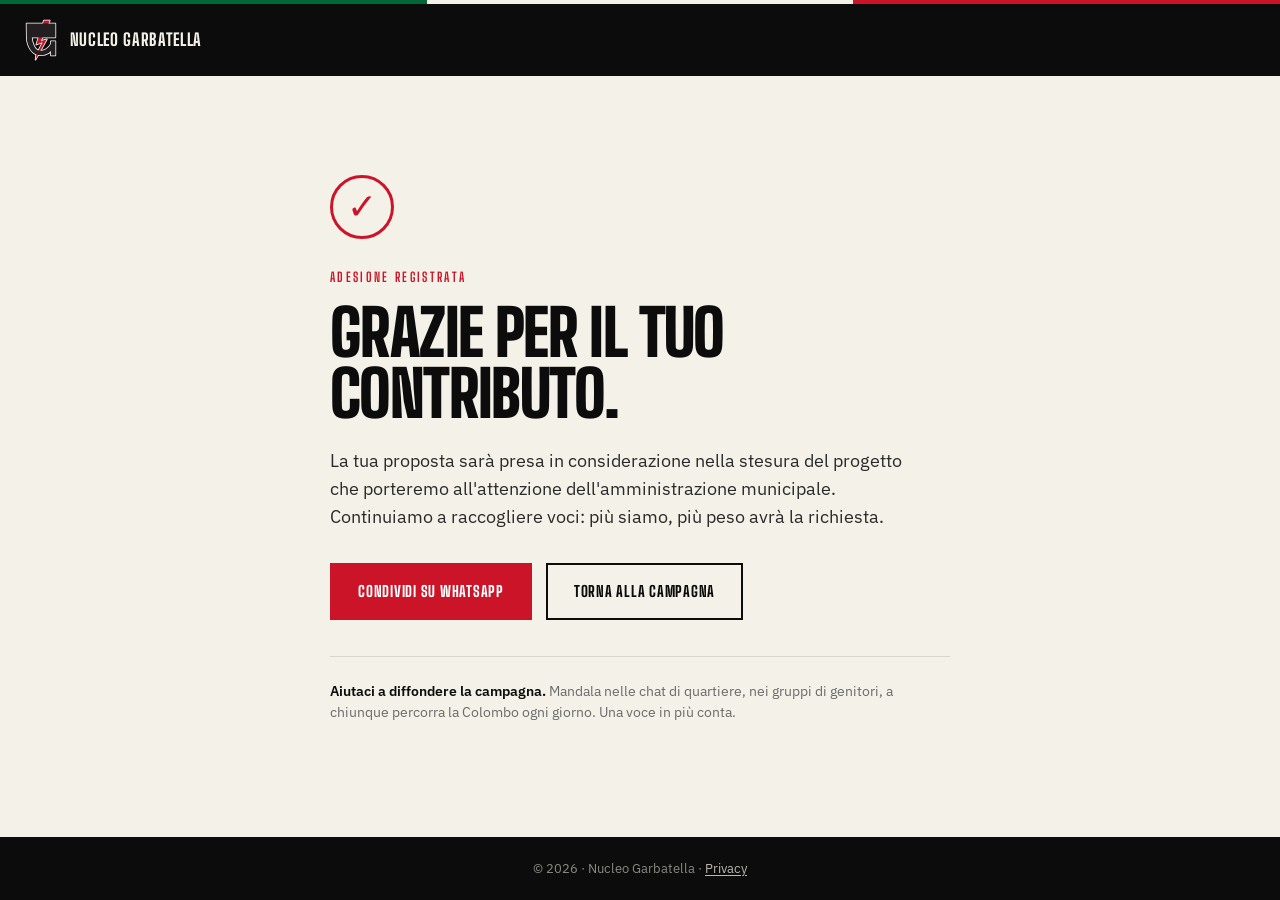
<file: campagne/colombo/grazie 15.35.00 15.35.00.html>
<!DOCTYPE html>
<html lang="it">
<head>
<meta charset="UTF-8" />
<meta name="viewport" content="width=device-width, initial-scale=1.0" />
<meta name="color-scheme" content="light" />
<title>Grazie · Basta morti su via Cristoforo Colombo</title>
<meta name="description" content="Grazie per il tuo contributo alla campagna." />
<meta name="theme-color" content="#0c0c0c" />
<meta name="robots" content="noindex, nofollow" />

<link rel="preconnect" href="https://fonts.googleapis.com" />
<link rel="preconnect" href="https://fonts.gstatic.com" crossorigin />
<link href="https://fonts.googleapis.com/css2?family=Big+Shoulders+Display:wght@800;900&family=IBM+Plex+Sans:wght@400;500;600&display=swap" rel="stylesheet" />

<style>
  html { color-scheme: light; }

  *, *::before, *::after { box-sizing: border-box; }
  html, body {
    margin: 0; padding: 0;
    background-color: #f4f1e8;
    color: #0c0c0c;
  }
  body {
    font-family: "IBM Plex Sans", system-ui, sans-serif;
    -webkit-font-smoothing: antialiased;
    line-height: 1.55;
    min-height: 100vh;
    display: flex;
    flex-direction: column;
  }
  a { color: inherit; }

  main, .grazie-card { background-color: #f4f1e8; }
  @media (prefers-color-scheme: dark) {
    html, body, main, .grazie-card {
      background-color: #f4f1e8 !important;
      color: #0c0c0c !important;
    }
  }

  .stripe { display: flex; height: 4px; }
  .stripe .g { flex: 1; background: #006837; }
  .stripe .w { flex: 1; background: #f4f1e8; }
  .stripe .r { flex: 1; background: #cc1429; }

  header.bar { background: #0c0c0c; }
  .bar-inner {
    display: flex; align-items: center;
    height: 72px; padding: 0 24px;
    max-width: 1280px; margin: 0 auto;
  }
  @media (max-width: 720px) { .bar-inner { padding: 0 20px; height: 64px; } }
  .bar-brand {
    display: flex; align-items: center; gap: 12px;
    text-decoration: none; color: #f4f1e8;
    font-family: "Big Shoulders Display", sans-serif;
    font-weight: 800; font-size: 17px;
    letter-spacing: 0.04em; text-transform: uppercase;
  }
  .bar-logo { height: 44px; width: auto; flex-shrink: 0; display: block; }
  @media (max-width: 720px) {
    .bar-brand { font-size: 15px; gap: 10px; }
    .bar-logo { height: 36px; }
  }

  main {
    flex: 1;
    display: flex;
    align-items: center;
    justify-content: center;
    padding: 60px 24px;
  }
  .grazie-card {
    max-width: 620px;
    width: 100%;
  }
  .grazie-mark {
    width: 64px;
    height: 64px;
    border: 3px solid #cc1429;
    border-radius: 50%;
    margin: 0 0 28px;
    display: flex;
    align-items: center;
    justify-content: center;
    font-family: Georgia, serif;
    font-size: 36px;
    color: #cc1429;
    line-height: 1;
  }
  .eyebrow {
    font-family: "Big Shoulders Display", sans-serif;
    font-weight: 700;
    font-size: 13px;
    letter-spacing: 0.18em;
    text-transform: uppercase;
    color: #cc1429;
    margin: 0 0 16px;
  }
  h1 {
    font-family: "Big Shoulders Display", sans-serif;
    font-weight: 900;
    font-size: clamp(40px, 8vw, 64px);
    line-height: 0.95;
    letter-spacing: -0.025em;
    text-transform: uppercase;
    color: #0c0c0c;
    margin: 0 0 22px;
  }
  .message {
    font-size: 17.5px;
    line-height: 1.6;
    color: #2a2a2a;
    margin: 0 0 32px;
    max-width: 52ch;
  }
  .actions {
    display: flex;
    flex-wrap: wrap;
    gap: 14px;
  }
  .btn {
    display: inline-flex;
    align-items: center;
    gap: 10px;
    background: #cc1429;
    color: #fff;
    border: 2px solid #cc1429;
    padding: 15px 26px;
    font-family: "Big Shoulders Display", sans-serif;
    font-weight: 800;
    font-size: 15px;
    letter-spacing: 0.05em;
    text-transform: uppercase;
    text-decoration: none;
    transition: background 0.15s ease;
    cursor: pointer;
    -webkit-appearance: none;
    appearance: none;
  }
  .btn:hover, .btn:active {
    background: #a40f20;
    border-color: #a40f20;
  }
  .btn--ghost {
    background: transparent;
    color: #0c0c0c;
    border-color: #0c0c0c;
  }
  .btn--ghost:hover {
    background: #0c0c0c;
    color: #f4f1e8;
    border-color: #0c0c0c;
  }
  .btn:focus-visible {
    outline: 3px solid #ff5a6e;
    outline-offset: 2px;
  }

  .share-note {
    margin-top: 36px;
    padding-top: 24px;
    border-top: 1px solid rgba(12,12,12,0.12);
    font-size: 14px;
    color: #6a6a6a;
    line-height: 1.5;
  }
  .share-note strong { color: #0c0c0c; font-weight: 600; }

  footer {
    background: #0c0c0c;
    color: rgba(244,241,232,0.55);
    padding: 22px 0;
  }
  .footer-inner {
    max-width: 1100px;
    margin: 0 auto;
    padding: 0 24px;
    font-size: 12.5px;
    text-align: center;
  }
  footer a { color: rgba(244,241,232,0.75); text-decoration: underline; text-underline-offset: 2px; }
</style>
</head>
<body>

<div class="stripe" aria-hidden="true">
  <span class="g"></span><span class="w"></span><span class="r"></span>
</div>

<header class="bar">
  <div class="bar-inner">
    <a class="bar-brand" href="/index.html">
      <img class="bar-logo" src="/logo.svg" alt="" aria-hidden="true" />
      Nucleo Garbatella
    </a>
  </div>
</header>

<main>
  <div class="grazie-card">
    <div class="grazie-mark" aria-hidden="true">✓</div>
    <p class="eyebrow">Adesione registrata</p>
    <h1>Grazie per il tuo contributo.</h1>
    <p class="message">La tua proposta sarà presa in considerazione nella stesura del progetto che porteremo all'attenzione dell'amministrazione municipale. Continuiamo a raccogliere voci: più siamo, più peso avrà la richiesta.</p>

    <div class="actions">
      <a class="btn" id="share-wa" href="#" target="_blank" rel="noopener">Condividi su WhatsApp</a>
      <a class="btn btn--ghost" href="/campagne/colombo">Torna alla campagna</a>
    </div>

    <p class="share-note">
      <strong>Aiutaci a diffondere la campagna.</strong> Mandala nelle chat di quartiere, nei gruppi di genitori, a chiunque percorra la Colombo ogni giorno. Una voce in più conta.
    </p>
  </div>
</main>

<footer>
  <div class="footer-inner">
    © 2026 · Nucleo Garbatella · <a href="/privacy.html">Privacy</a>
  </div>
</footer>

<script>
  const PAGE_URL = 'https://nucleogarbatella.it/campagne/colombo';
  const SHARE_TEXT = 'BASTA MORTI su via Cristoforo Colombo. 1.903 incidenti e 20 morti in dieci anni. Firma la proposta del Nucleo Garbatella.';
  document.getElementById('share-wa').href =
    'https://wa.me/?text=' + encodeURIComponent(SHARE_TEXT + ' ' + PAGE_URL);
</script>

</body>
</html>
</file>
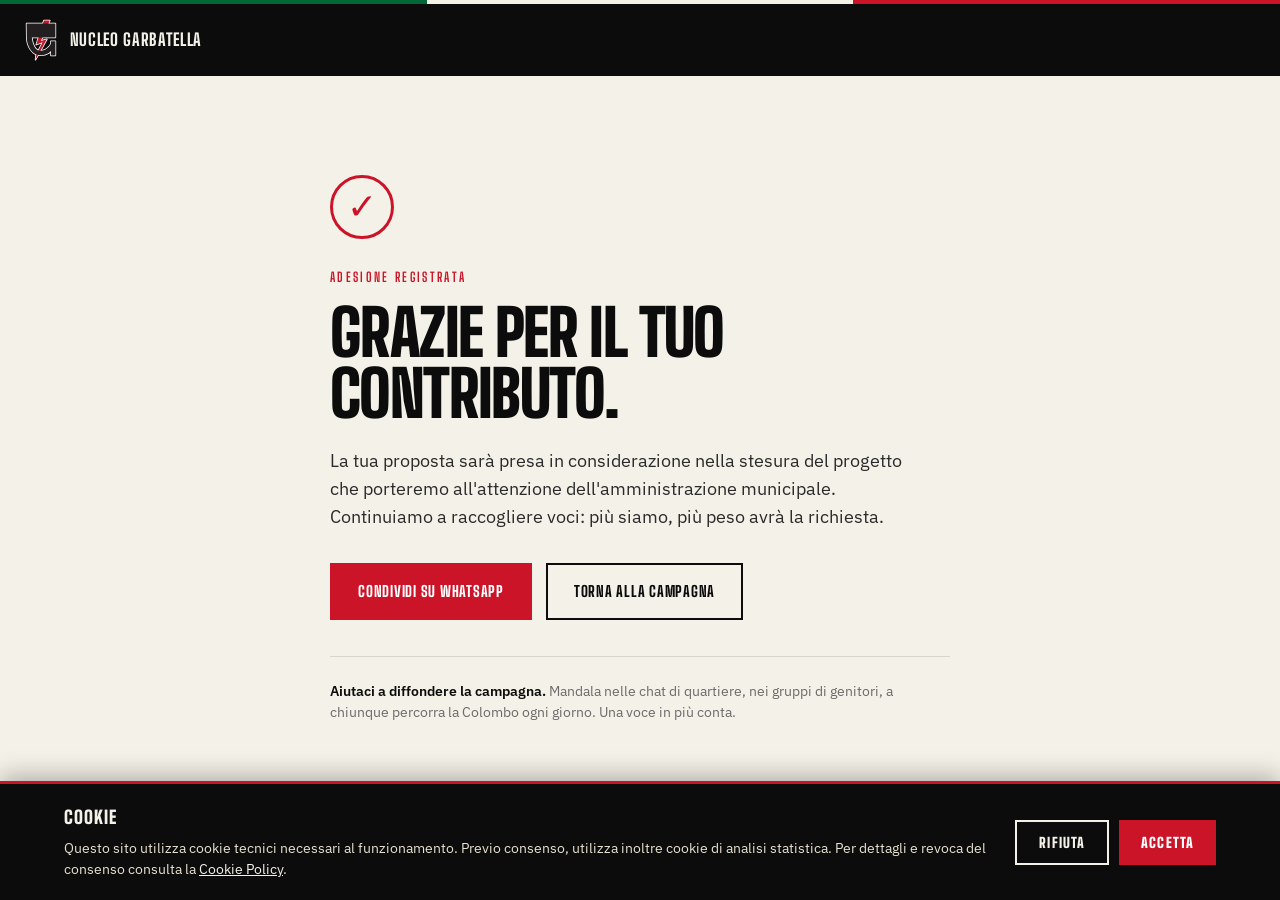
<file: campagne/colombo/grazie.html>
<!DOCTYPE html>
<html lang="it">
<head>
<meta charset="UTF-8" />
<meta name="viewport" content="width=device-width, initial-scale=1.0" />
<meta name="color-scheme" content="light" />
<title>Grazie · Basta morti su via Cristoforo Colombo</title>
<meta name="description" content="Grazie per il tuo contributo alla campagna." />
<meta name="theme-color" content="#0c0c0c" />
<meta name="robots" content="noindex, nofollow" />

<link rel="preload" href="/fonts/bsd-900.woff2" as="font" type="font/woff2" crossorigin />
<link rel="preload" href="/fonts/ips-400.woff2" as="font" type="font/woff2" crossorigin />
<link rel="preload" href="/fonts/bsd-800.woff2" as="font" type="font/woff2" crossorigin />
<link rel="stylesheet" href="/fonts/fonts.css" />
<!-- Favicon e icone -->
<link rel="icon" type="image/x-icon" href="/favicon.ico" />
<link rel="icon" type="image/svg+xml" href="/favicon.svg" />
<link rel="icon" type="image/png" sizes="16x16" href="/favicon-16.png" />
<link rel="icon" type="image/png" sizes="32x32" href="/favicon-32.png" />
<link rel="icon" type="image/png" sizes="48x48" href="/favicon-48.png" />
<link rel="icon" type="image/png" sizes="96x96" href="/favicon-96.png" />
<link rel="apple-touch-icon" sizes="180x180" href="/apple-touch-icon.png" />
<link rel="manifest" href="/site.webmanifest" />

<style>
  html { color-scheme: light; }

  *, *::before, *::after { box-sizing: border-box; }
  html, body {
    margin: 0; padding: 0;
    background-color: #f4f1e8;
    color: #0c0c0c;
  }
  body {
    font-family: "IBM Plex Sans", system-ui, sans-serif;
    -webkit-font-smoothing: antialiased;
    line-height: 1.55;
    min-height: 100vh;
    display: flex;
    flex-direction: column;
  }
  a { color: inherit; }

  main, .grazie-card { background-color: #f4f1e8; }
  @media (prefers-color-scheme: dark) {
    html, body, main, .grazie-card {
      background-color: #f4f1e8 !important;
      color: #0c0c0c !important;
    }
  }

  .stripe { display: flex; height: 4px; }
  .stripe .g { flex: 1; background: #006837; }
  .stripe .w { flex: 1; background: #f4f1e8; }
  .stripe .r { flex: 1; background: #cc1429; }

  header.bar { background: #0c0c0c; }
  .bar-inner {
    display: flex; align-items: center;
    height: 72px; padding: 0 24px;
    max-width: 1280px; margin: 0 auto;
  }
  @media (max-width: 720px) { .bar-inner { padding: 0 20px; height: 64px; } }
  .bar-brand {
    display: flex; align-items: center; gap: 12px;
    text-decoration: none; color: #f4f1e8;
    font-family: "Big Shoulders Display", sans-serif;
    font-weight: 800; font-size: 17px;
    letter-spacing: 0.04em; text-transform: uppercase;
  }
  .bar-logo { height: 44px; width: auto; flex-shrink: 0; display: block; }
  @media (max-width: 720px) {
    .bar-brand { font-size: 15px; gap: 10px; }
    .bar-logo { height: 36px; }
  }

  main {
    flex: 1;
    display: flex;
    align-items: center;
    justify-content: center;
    padding: 60px 24px;
  }
  .grazie-card {
    max-width: 620px;
    width: 100%;
  }
  .grazie-mark {
    width: 64px;
    height: 64px;
    border: 3px solid #cc1429;
    border-radius: 50%;
    margin: 0 0 28px;
    display: flex;
    align-items: center;
    justify-content: center;
    font-family: Georgia, serif;
    font-size: 36px;
    color: #cc1429;
    line-height: 1;
  }
  .eyebrow {
    font-family: "Big Shoulders Display", sans-serif;
    font-weight: 700;
    font-size: 13px;
    letter-spacing: 0.18em;
    text-transform: uppercase;
    color: #cc1429;
    margin: 0 0 16px;
  }
  h1 {
    font-family: "Big Shoulders Display", sans-serif;
    font-weight: 900;
    font-size: clamp(40px, 8vw, 64px);
    line-height: 0.95;
    letter-spacing: -0.025em;
    text-transform: uppercase;
    color: #0c0c0c;
    margin: 0 0 22px;
  }
  .message {
    font-size: 17.5px;
    line-height: 1.6;
    color: #2a2a2a;
    margin: 0 0 32px;
    max-width: 52ch;
  }
  .actions {
    display: flex;
    flex-wrap: wrap;
    gap: 14px;
  }
  .btn {
    display: inline-flex;
    align-items: center;
    gap: 10px;
    background: #cc1429;
    color: #fff;
    border: 2px solid #cc1429;
    padding: 15px 26px;
    font-family: "Big Shoulders Display", sans-serif;
    font-weight: 800;
    font-size: 15px;
    letter-spacing: 0.05em;
    text-transform: uppercase;
    text-decoration: none;
    transition: background 0.15s ease;
    cursor: pointer;
    -webkit-appearance: none;
    appearance: none;
  }
  .btn:hover, .btn:active {
    background: #a40f20;
    border-color: #a40f20;
  }
  .btn--ghost {
    background: transparent;
    color: #0c0c0c;
    border-color: #0c0c0c;
  }
  .btn--ghost:hover {
    background: #0c0c0c;
    color: #f4f1e8;
    border-color: #0c0c0c;
  }
  .btn:focus-visible {
    outline: 3px solid #ff5a6e;
    outline-offset: 2px;
  }

  .share-note {
    margin-top: 36px;
    padding-top: 24px;
    border-top: 1px solid rgba(12,12,12,0.12);
    font-size: 14px;
    color: #6a6a6a;
    line-height: 1.5;
  }
  .share-note strong { color: #0c0c0c; font-weight: 600; }

  footer {
    background: #0c0c0c;
    color: rgba(244,241,232,0.55);
    padding: 22px 0;
  }
  .footer-inner {
    max-width: 1100px;
    margin: 0 auto;
    padding: 0 24px;
    font-size: 12.5px;
    text-align: center;
  }
  footer a { color: rgba(244,241,232,0.75); text-decoration: underline; text-underline-offset: 2px; }
</style>
<!-- Open Graph -->
<meta property="og:type" content="website" />
<meta property="og:url" content="https://nucleogarbatella.it/campagne/colombo/grazie" />
<meta property="og:site_name" content="Nucleo Garbatella" />
<meta property="og:locale" content="it_IT" />
<meta property="og:title" content="Grazie · Basta morti su via Cristoforo Colombo" />
<meta property="og:description" content="Grazie per il tuo contributo alla campagna." />
<meta property="og:image" content="https://nucleogarbatella.it/og/default.png" />
<meta property="og:image:width" content="1200" />
<meta property="og:image:height" content="630" />
<meta property="og:image:alt" content="Logo del Nucleo Garbatella - Gioventù Nazionale" />
<!-- Twitter Card -->
<meta name="twitter:card" content="summary_large_image" />
<meta name="twitter:title" content="Grazie · Basta morti su via Cristoforo Colombo" />
<meta name="twitter:description" content="Grazie per il tuo contributo alla campagna." />
<meta name="twitter:image" content="https://nucleogarbatella.it/og/default.png" />
<script src="/js/cookie-banner.js" defer></script>
<style>html.fonts-pending body{opacity:0;}</style>
<script>
  document.documentElement.classList.add('fonts-pending');
  (function(){
    function show(){
      document.documentElement.classList.remove('fonts-pending');
      var b=document.body;
      if(b){b.style.transition='opacity .15s ease-out';}
    }
    if(document.fonts&&document.fonts.ready){document.fonts.ready.then(show);setTimeout(show,1200);}
    else{show();}
  })();
</script>
<noscript><style>html.fonts-pending body{opacity:1 !important;}</style></noscript>
</head>
<body>

<div class="stripe" aria-hidden="true">
  <span class="g"></span><span class="w"></span><span class="r"></span>
</div>

<header class="bar">
  <div class="bar-inner">
    <a class="bar-brand" href="/index.html">
      <img class="bar-logo" src="/logo.svg" alt="" aria-hidden="true" />
      Nucleo Garbatella
    </a>
  </div>
</header>

<main>
  <div class="grazie-card">
    <div class="grazie-mark" aria-hidden="true">✓</div>
    <p class="eyebrow">Adesione registrata</p>
    <h1>Grazie per il tuo contributo.</h1>
    <p class="message">La tua proposta sarà presa in considerazione nella stesura del progetto che porteremo all'attenzione dell'amministrazione municipale. Continuiamo a raccogliere voci: più siamo, più peso avrà la richiesta.</p>

    <div class="actions">
      <a class="btn" id="share-wa" href="#" target="_blank" rel="noopener">Condividi su WhatsApp</a>
      <a class="btn btn--ghost" href="/campagne/colombo">Torna alla campagna</a>
    </div>

    <p class="share-note">
      <strong>Aiutaci a diffondere la campagna.</strong> Mandala nelle chat di quartiere, nei gruppi di genitori, a chiunque percorra la Colombo ogni giorno. Una voce in più conta.
    </p>
  </div>
</main>

<footer>
  <div class="footer-inner">
    © 2026 · Nucleo Garbatella · <a href="/privacy.html">Privacy</a>
  </div>
</footer>

<script>
  const PAGE_URL = 'https://nucleogarbatella.it/campagne/colombo';
  const SHARE_TEXT = 'BASTA MORTI su via Cristoforo Colombo. 1.903 incidenti e 20 morti in dieci anni. Firma la proposta del Nucleo Garbatella.';
  document.getElementById('share-wa').href =
    'https://wa.me/?text=' + encodeURIComponent(SHARE_TEXT + ' ' + PAGE_URL);
</script>

</body>
</html>
</file>
<file: fonts/fonts.css>
/* Self-hosted fonts - Nucleo Garbatella
   Origine: Fontsource (Google Fonts repackaged)
   - Big Shoulders Display: 700, 800, 900
   - IBM Plex Sans: 400, 500, 600, 700 (normal) + 400, 500 (italic) */

@font-face {
  font-family: 'Big Shoulders Display';
  font-style: normal;
  font-weight: 700;
  font-display: swap;
  src: url('./bsd-700.woff2') format('woff2');
}
@font-face {
  font-family: 'Big Shoulders Display';
  font-style: normal;
  font-weight: 800;
  font-display: block;
  src: url('./bsd-800.woff2') format('woff2');
}
@font-face {
  font-family: 'Big Shoulders Display';
  font-style: normal;
  font-weight: 900;
  font-display: block;
  src: url('./bsd-900.woff2') format('woff2');
}

@font-face {
  font-family: 'IBM Plex Sans';
  font-style: normal;
  font-weight: 400;
  font-display: block;
  src: url('./ips-400.woff2') format('woff2');
}
@font-face {
  font-family: 'IBM Plex Sans';
  font-style: normal;
  font-weight: 500;
  font-display: swap;
  src: url('./ips-500.woff2') format('woff2');
}
@font-face {
  font-family: 'IBM Plex Sans';
  font-style: normal;
  font-weight: 600;
  font-display: swap;
  src: url('./ips-600.woff2') format('woff2');
}
@font-face {
  font-family: 'IBM Plex Sans';
  font-style: normal;
  font-weight: 700;
  font-display: swap;
  src: url('./ips-700.woff2') format('woff2');
}
@font-face {
  font-family: 'IBM Plex Sans';
  font-style: italic;
  font-weight: 400;
  font-display: swap;
  src: url('./ips-400-italic.woff2') format('woff2');
}
@font-face {
  font-family: 'IBM Plex Sans';
  font-style: italic;
  font-weight: 500;
  font-display: swap;
  src: url('./ips-500-italic.woff2') format('woff2');
}
</file>
